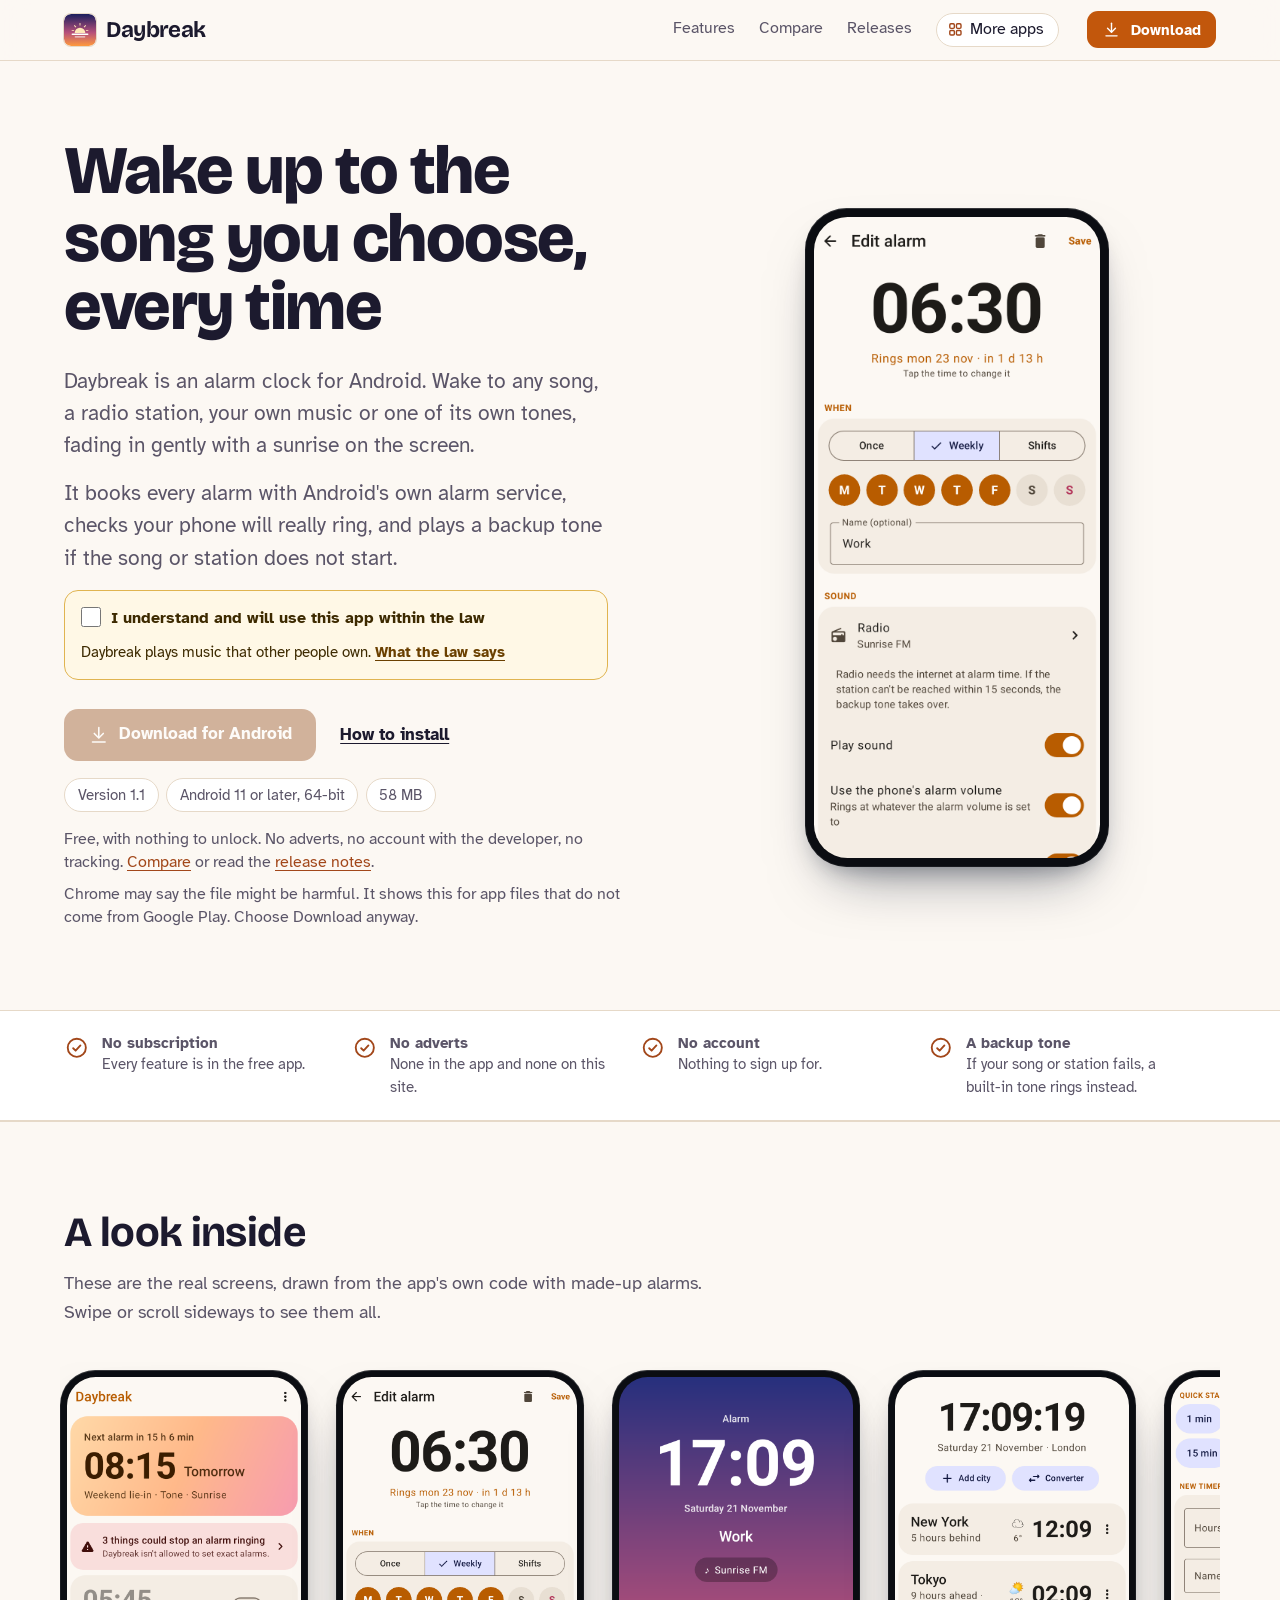
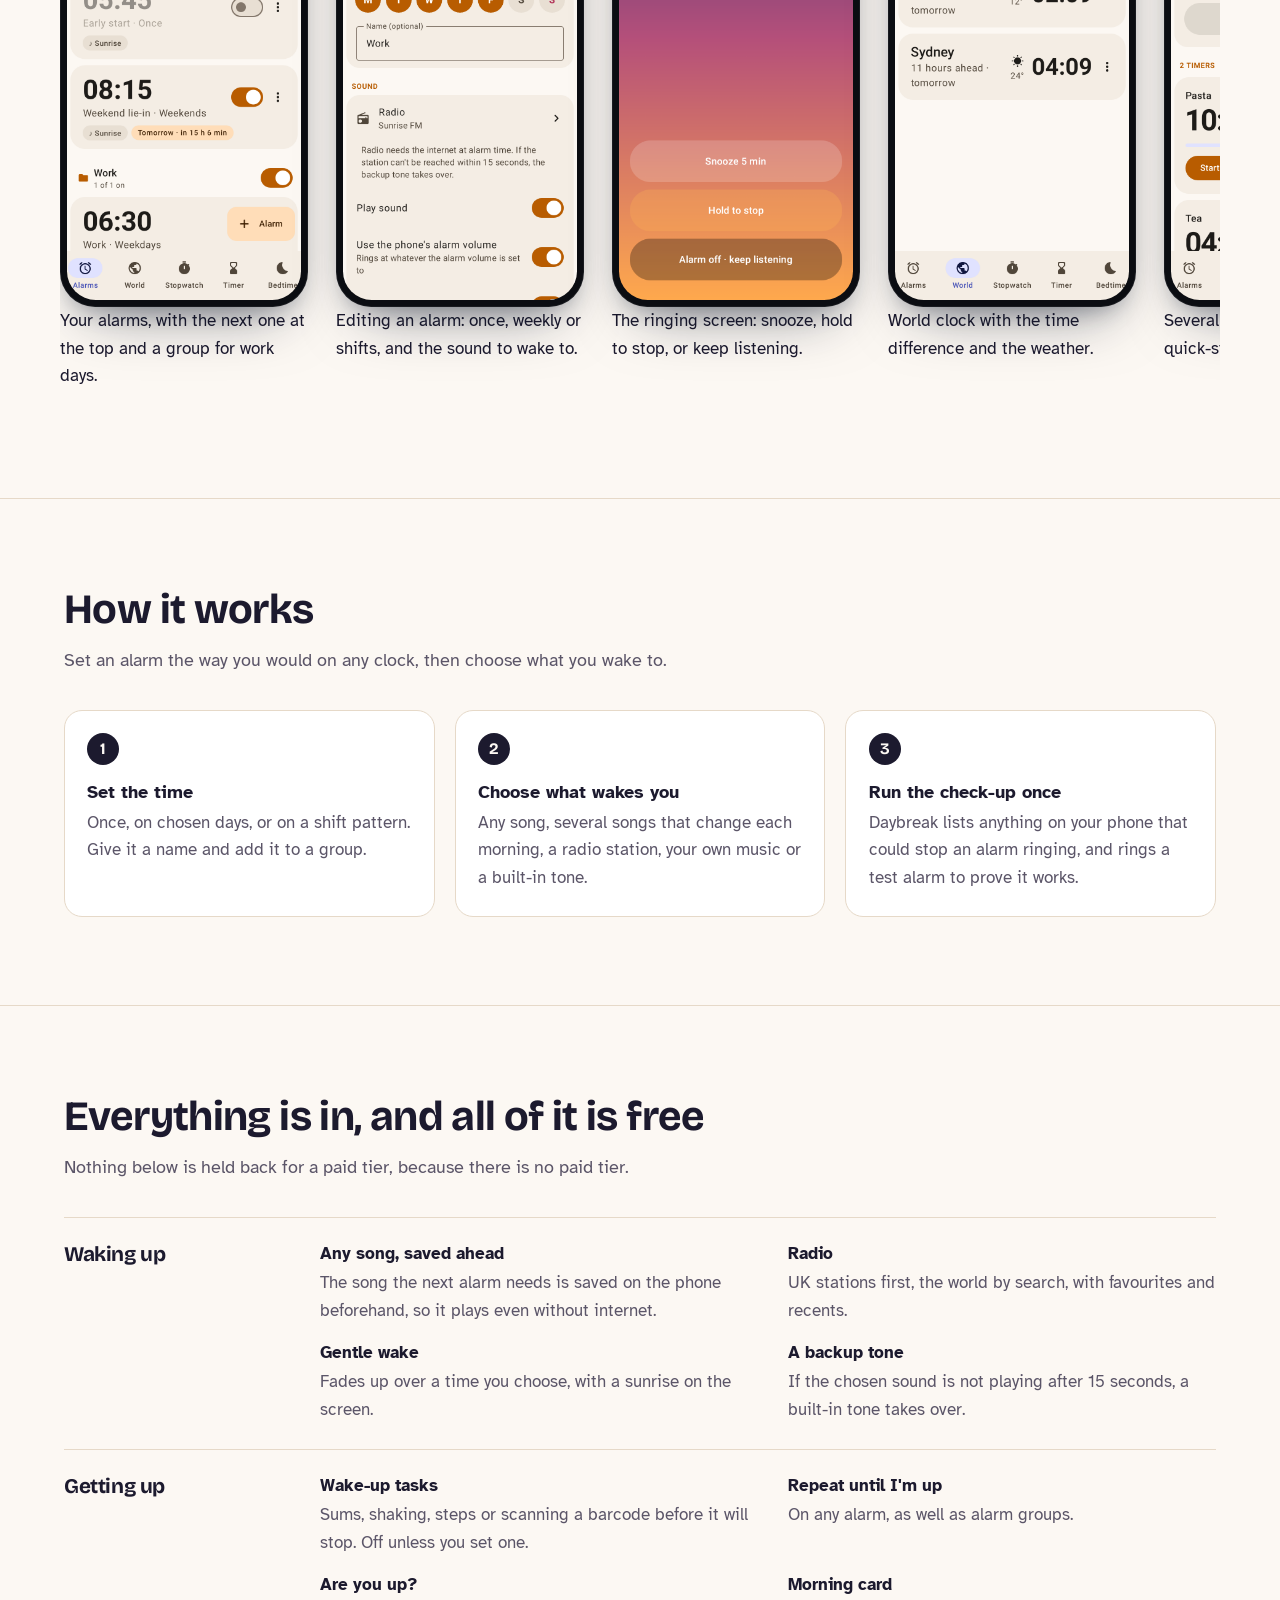
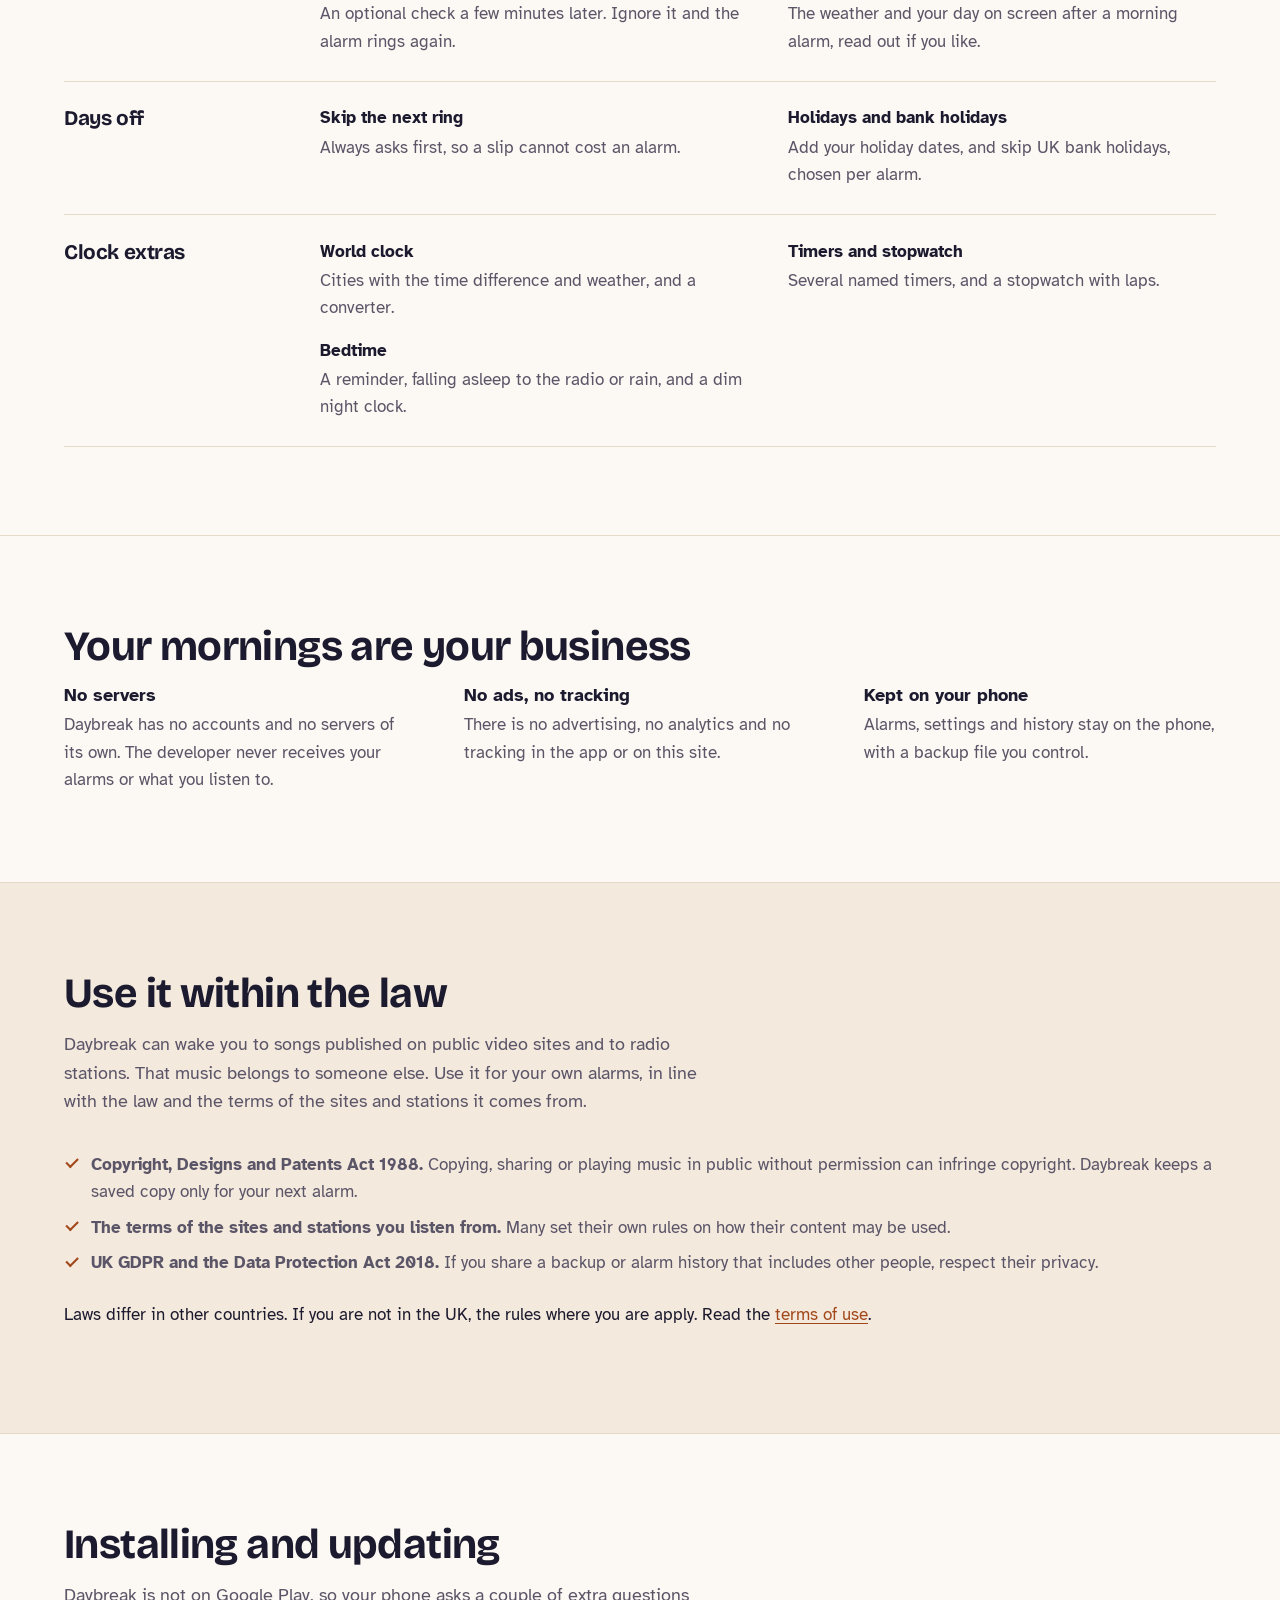
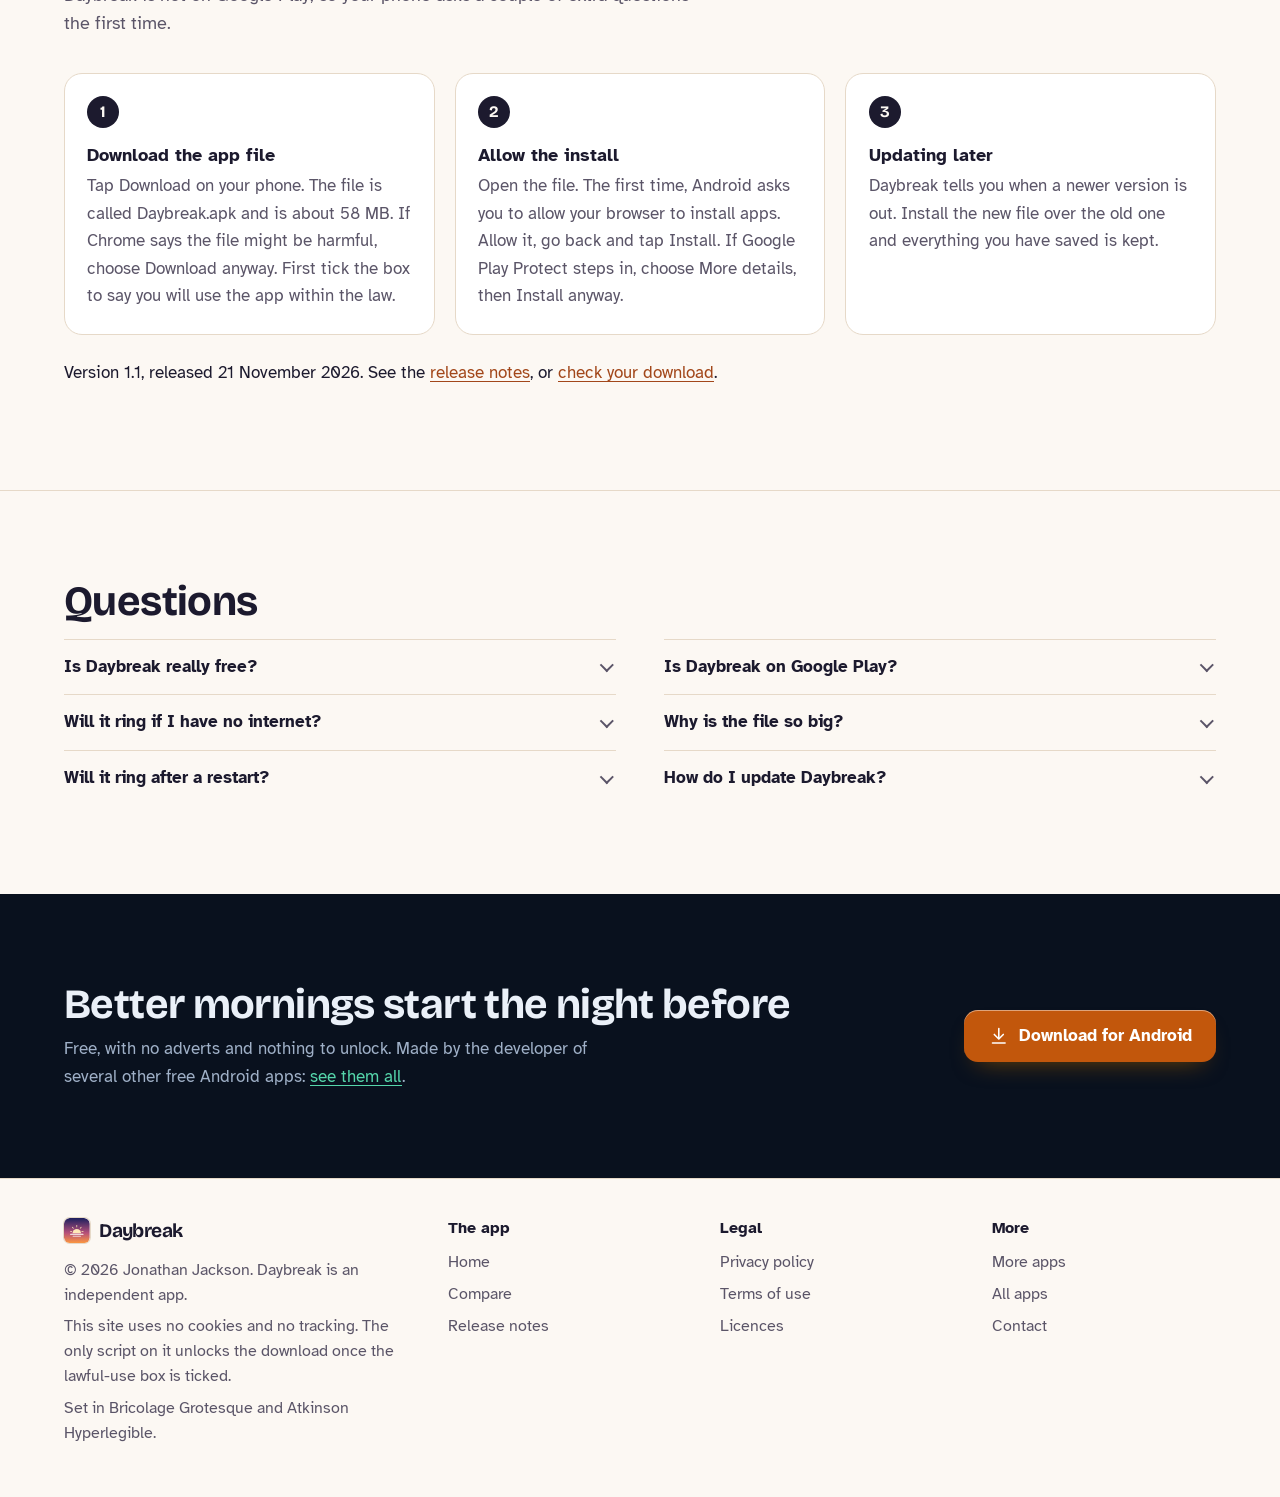
<file: index.html>
<!DOCTYPE html>
<html lang="en-GB">
<head>
<meta charset="utf-8">
<meta name="viewport" content="width=device-width, initial-scale=1">
<title>Daybreak: a free alarm clock that wakes you to any song or the radio</title>
<meta name="description" content="Daybreak is a free Android alarm clock that wakes you to any song, a radio station, your own music or a built-in tone, with a backup tone if anything fails. No adverts, no account.">
<meta name="author" content="Jonathan Jackson">
<link rel="canonical" href="https://customgpter.github.io/daybreak/">
<meta name="theme-color" content="#fcf8f3" media="(prefers-color-scheme: light)">
<meta name="theme-color" content="#0e1020" media="(prefers-color-scheme: dark)">
<meta property="og:type" content="website">
<meta property="og:site_name" content="Daybreak">
<meta property="og:title" content="Daybreak: a free alarm clock that wakes you to any song or the radio">
<meta property="og:description" content="Daybreak is a free Android alarm clock that wakes you to any song, a radio station, your own music or a built-in tone, with a backup tone if anything fails. No adverts, no account.">
<meta property="og:url" content="https://customgpter.github.io/daybreak/">
<meta property="og:image" content="https://customgpter.github.io/daybreak/assets/og.png">
<meta property="og:image:width" content="1200">
<meta property="og:image:height" content="630">
<meta property="og:image:alt" content="Daybreak&#x27;s edit alarm screen with a 06:30 weekday alarm set to a radio station">
<meta property="og:locale" content="en_GB">
<meta name="twitter:card" content="summary_large_image">
<link rel="icon" href="./assets/favicon.svg" type="image/svg+xml">
<link rel="apple-touch-icon" href="./assets/apple-touch-icon.png">
<link rel="preload" href="./assets/fonts/bricolage-grotesque-latin.woff2" as="font" type="font/woff2" crossorigin>
<link rel="preload" href="./assets/fonts/atkinson-hyperlegible-latin-400-normal.woff2" as="font" type="font/woff2" crossorigin>
<link rel="stylesheet" href="./assets/site.css?v=1">
<link rel="stylesheet" href="./assets/house.css?v=1">
<link rel="stylesheet" href="./assets/apps-list.css?v=1">
<script src="./assets/apps-list.js?v=1" defer></script>
<script type="application/ld+json">{"@context":"https://schema.org","@type":"SoftwareApplication","name":"Daybreak","url":"https://customgpter.github.io/daybreak/","description":"Daybreak is a free Android alarm clock that wakes you to any song, a radio station, your own music or a built-in tone, with a backup tone if anything fails. No adverts, no account.","applicationCategory":"UtilitiesApplication","operatingSystem":"Android 11 or later, 64-bit","softwareVersion":"1.1","downloadUrl":"https://github.com/CustomGPTer/daybreak/releases/latest/download/Daybreak.apk","releaseNotes":"https://customgpter.github.io/daybreak/releases.html","offers":{"@type":"Offer","price":"0","priceCurrency":"GBP"},"inLanguage":"en-GB","image":"https://customgpter.github.io/daybreak/assets/og.png","featureList":["Any song, saved ahead","Radio","Gentle wake","A backup tone","Wake-up tasks","Repeat until I'm up","Are you up?","Morning card","Skip the next ring","Holidays and bank holidays","World clock","Timers and stopwatch"],"author":{"@type":"Person","name":"Jonathan Jackson"}}</script>
<script type="application/ld+json">{"@context":"https://schema.org","@type":"FAQPage","mainEntity":[{"@type":"Question","name":"Is Daybreak really free?","acceptedAnswer":{"@type":"Answer","text":"Yes. There is no paid version, no subscription and no adverts, and nothing in the app is locked."}},{"@type":"Question","name":"Is Daybreak on Google Play?","acceptedAnswer":{"@type":"Answer","text":"No. It is a personal project, downloaded from this site as an Android app file. It needs Android 11 or later on a 64-bit phone."}},{"@type":"Question","name":"Will it ring if I have no internet?","acceptedAnswer":{"@type":"Answer","text":"Yes. The song for the next alarm is saved on the phone ahead of time, and the built-in tones need no internet. Radio does need the internet; if the station does not answer, the backup tone plays."}},{"@type":"Question","name":"Why is the file so big?","acceptedAnswer":{"@type":"Answer","text":"It carries a backup engine for finding songs, so alarms keep working if the main engine stops."}},{"@type":"Question","name":"Will it ring after a restart?","acceptedAnswer":{"@type":"Answer","text":"Yes. Every alarm is booked again after a restart, an update or a clock change, and can ring even before you unlock the phone, with a tone or a saved song."}},{"@type":"Question","name":"How do I update Daybreak?","acceptedAnswer":{"@type":"Answer","text":"Daybreak tells you when a newer version is out. Download it from this site and install it over the one you have. Your alarms and settings are kept."}}]}</script>
</head>
<body>
<a class="skip" href="#main">Skip to content</a>
<header class="masthead">
<div class="wrap">
<a class="brand" href="./" aria-label="Daybreak home"><svg viewBox="0 0 108 108" aria-hidden="true"><defs><linearGradient id="G" x1="0" y1="1" x2="0" y2="0"><stop offset="0" stop-color="#FF9A3D"/><stop offset=".42" stop-color="#B5507A"/><stop offset="1" stop-color="#1B1F5E"/></linearGradient></defs><rect width="108" height="108" rx="24" fill="url(#G)"/><path fill="#FFE9B8" d="M36 64a18 18 0 0 1 36 0z"/><path fill="#FFF" d="M28 66h52a2.5 2.5 0 0 1 0 5H28a2.5 2.5 0 0 1 0-5z"/><path fill="#FFF" fill-opacity=".7" d="M38 75h32a2 2 0 0 1 0 4H38a2 2 0 0 1 0-4z"/><path fill="#FFE9B8" d="M52.5 30h3v9h-3zM33.4 39.5l2.1-2.1 6 6-2.1 2.1zM72.5 37.4l2.1 2.1-6 6-2.1-2.1zM26 54.5h8v3h-8zM74 54.5h8v3h-8z"/></svg><span>Daybreak</span></a>
<nav aria-label="Main"><ul><li><a href="./#features">Features</a></li><li><a href="./compare.html">Compare</a></li><li><a href="./releases.html">Releases</a></li><li><a class="more-apps" href="./more-apps.html"><svg class="ico" viewBox="0 0 24 24" aria-hidden="true"><rect x="4" y="4" width="6.5" height="6.5" rx="1.6"/><rect x="13.5" y="4" width="6.5" height="6.5" rx="1.6"/><rect x="4" y="13.5" width="6.5" height="6.5" rx="1.6"/><rect x="13.5" y="13.5" width="6.5" height="6.5" rx="1.6"/></svg>More apps</a></li></ul></nav>
<a class="button small" href="./#download"><svg class="ico" viewBox="0 0 24 24" aria-hidden="true"><path d="M12 4v11"/><path d="M7 10.5l5 5 5-5"/><path d="M5 20h14"/></svg>Download</a>
</div>
</header>
<main id="main">
<div class="hero">
<div class="wrap hero-grid">
<div class="hero-copy">
<h1>Wake up to the song you choose, every time</h1>
<p class="lede">Daybreak is an alarm clock for Android. Wake to any song, a radio station, your own music or one of its own tones, fading in gently with a sunrise on the screen.</p><p class="lede">It books every alarm with Android's own alarm service, checks your phone will really ring, and plays a backup tone if the song or station does not start.</p>

<div class="gate-scope"><div class="law-box" data-gate><label><input type="checkbox"> I understand and will use this app within the law</label><p>Daybreak plays music that other people own. <a href="terms.html#law">What the law says</a></p><noscript><p>Turn on JavaScript to tick the box and download.</p></noscript></div><p class="get" id="download"><a class="button" data-href="https://github.com/CustomGPTer/daybreak/releases/latest/download/Daybreak.apk" aria-disabled="true" role="link" tabindex="-1"><svg class="ico" viewBox="0 0 24 24" aria-hidden="true"><path d="M12 4v11"/><path d="M7 10.5l5 5 5-5"/><path d="M5 20h14"/></svg>Download for Android</a><a class="aside" href="#install">How to install</a></p></div>
<ul class="pills"><li>Version 1.1</li><li>Android 11 or later, 64-bit</li><li>58 MB</li></ul>
<p class="facts">Free, with nothing to unlock. No adverts, no account with the developer, no tracking. <a href="compare.html">Compare</a> or read the <a href="releases.html">release notes</a>.</p>
<p class="facts">Chrome may say the file might be harmful. It shows this for app files that do not come from Google Play. Choose Download anyway.</p>
</div>
<div class="hero-phone"><div class="phone"><img src="./assets/screens/edit.png" alt="Editing an alarm: once, weekly or shifts, and the sound to wake to." width="393" height="852" fetchpriority="high"></div></div>
</div>
</div>

<section class="promises" aria-label="In short">
<div class="wrap"><ul><li><svg class="ico" viewBox="0 0 24 24" aria-hidden="true"><circle cx="12" cy="12" r="8.5"/><path d="M8.6 12.4l2.3 2.3 4.5-4.9"/></svg><span><b>No subscription</b><span>Every feature is in the free app.</span></span></li><li><svg class="ico" viewBox="0 0 24 24" aria-hidden="true"><circle cx="12" cy="12" r="8.5"/><path d="M8.6 12.4l2.3 2.3 4.5-4.9"/></svg><span><b>No adverts</b><span>None in the app and none on this site.</span></span></li><li><svg class="ico" viewBox="0 0 24 24" aria-hidden="true"><circle cx="12" cy="12" r="8.5"/><path d="M8.6 12.4l2.3 2.3 4.5-4.9"/></svg><span><b>No account</b><span>Nothing to sign up for.</span></span></li><li><svg class="ico" viewBox="0 0 24 24" aria-hidden="true"><circle cx="12" cy="12" r="8.5"/><path d="M8.6 12.4l2.3 2.3 4.5-4.9"/></svg><span><b>A backup tone</b><span>If your song or station fails, a built-in tone rings instead.</span></span></li></ul></div>
</section>

<section id="screens" aria-labelledby="screens-h">
<div class="wrap">
<h2 id="screens-h">A look inside</h2>
<p class="intro">These are the real screens, drawn from the app&#x27;s own code with made-up alarms. Swipe or scroll sideways to see them all.</p>
<div class="gallery" tabindex="0" role="region" aria-label="Screens from Daybreak"><figure class="shot"><div class="phone"><img src="./assets/screens/alarms.png" alt="Your alarms, with the next one at the top and a group for work days." width="393" height="852" loading="eager" decoding="async"></div><figcaption>Your alarms, with the next one at the top and a group for work days.</figcaption></figure><figure class="shot"><div class="phone"><img src="./assets/screens/edit.png" alt="Editing an alarm: once, weekly or shifts, and the sound to wake to." width="393" height="852" loading="eager" decoding="async"></div><figcaption>Editing an alarm: once, weekly or shifts, and the sound to wake to.</figcaption></figure><figure class="shot"><div class="phone"><img src="./assets/screens/ringing.png" alt="The ringing screen: snooze, hold to stop, or keep listening." width="393" height="852" loading="eager" decoding="async"></div><figcaption>The ringing screen: snooze, hold to stop, or keep listening.</figcaption></figure><figure class="shot"><div class="phone"><img src="./assets/screens/world.png" alt="World clock with the time difference and the weather." width="393" height="852" loading="eager" decoding="async"></div><figcaption>World clock with the time difference and the weather.</figcaption></figure><figure class="shot"><div class="phone"><img src="./assets/screens/timer.png" alt="Several named timers, with quick-start buttons." width="393" height="852" loading="eager" decoding="async"></div><figcaption>Several named timers, with quick-start buttons.</figcaption></figure><figure class="shot"><div class="phone"><img src="./assets/screens/bedtime.png" alt="Bedtime: a reminder, a sleep sound and a night clock." width="393" height="852" loading="eager" decoding="async"></div><figcaption>Bedtime: a reminder, a sleep sound and a night clock.</figcaption></figure></div>
</div>
</section>

<section id="how" aria-labelledby="how-h">
<div class="wrap">
<h2 id="how-h">How it works</h2>
<p class="intro">Set an alarm the way you would on any clock, then choose what you wake to.</p>
<ol class="steps"><li><h3>Set the time</h3><p>Once, on chosen days, or on a shift pattern. Give it a name and add it to a group.</p></li><li><h3>Choose what wakes you</h3><p>Any song, several songs that change each morning, a radio station, your own music or a built-in tone.</p></li><li><h3>Run the check-up once</h3><p>Daybreak lists anything on your phone that could stop an alarm ringing, and rings a test alarm to prove it works.</p></li></ol>
</div>
</section>

<section id="features" aria-labelledby="features-h">
<div class="wrap">
<h2 id="features-h">Everything is in, and all of it is free</h2>
<p class="intro">Nothing below is held back for a paid tier, because there is no paid tier.</p>
<div class="groups"><div class="group"><h3>Waking up</h3><dl><div><dt>Any song, saved ahead</dt><dd>The song the next alarm needs is saved on the phone beforehand, so it plays even without internet.</dd></div><div><dt>Radio</dt><dd>UK stations first, the world by search, with favourites and recents.</dd></div><div><dt>Gentle wake</dt><dd>Fades up over a time you choose, with a sunrise on the screen.</dd></div><div><dt>A backup tone</dt><dd>If the chosen sound is not playing after 15 seconds, a built-in tone takes over.</dd></div></dl></div><div class="group"><h3>Getting up</h3><dl><div><dt>Wake-up tasks</dt><dd>Sums, shaking, steps or scanning a barcode before it will stop. Off unless you set one.</dd></div><div><dt>Repeat until I&#x27;m up</dt><dd>On any alarm, as well as alarm groups.</dd></div><div><dt>Are you up?</dt><dd>An optional check a few minutes later. Ignore it and the alarm rings again.</dd></div><div><dt>Morning card</dt><dd>The weather and your day on screen after a morning alarm, read out if you like.</dd></div></dl></div><div class="group"><h3>Days off</h3><dl><div><dt>Skip the next ring</dt><dd>Always asks first, so a slip cannot cost an alarm.</dd></div><div><dt>Holidays and bank holidays</dt><dd>Add your holiday dates, and skip UK bank holidays, chosen per alarm.</dd></div></dl></div><div class="group"><h3>Clock extras</h3><dl><div><dt>World clock</dt><dd>Cities with the time difference and weather, and a converter.</dd></div><div><dt>Timers and stopwatch</dt><dd>Several named timers, and a stopwatch with laps.</dd></div><div><dt>Bedtime</dt><dd>A reminder, falling asleep to the radio or rain, and a dim night clock.</dd></div></dl></div></div>
</div>
</section>

<section id="privacy" aria-labelledby="privacy-h">
<div class="wrap">
<h2 id="privacy-h">Your mornings are your business</h2>
<ul class="plain"><li><h3>No servers</h3><p>Daybreak has no accounts and no servers of its own. The developer never receives your alarms or what you listen to.</p></li><li><h3>No ads, no tracking</h3><p>There is no advertising, no analytics and no tracking in the app or on this site.</p></li><li><h3>Kept on your phone</h3><p>Alarms, settings and history stay on the phone, with a backup file you control.</p></li></ul>
</div>
</section>

<section id="law" aria-labelledby="law-h" class="law-band">
<div class="wrap">
<h2 id="law-h">Use it within the law</h2>
<p class="intro">Daybreak can wake you to songs published on public video sites and to radio stations. That music belongs to someone else. Use it for your own alarms, in line with the law and the terms of the sites and stations it comes from.</p>
<ul class="ticks"><li><b>Copyright, Designs and Patents Act 1988.</b> Copying, sharing or playing music in public without permission can infringe copyright. Daybreak keeps a saved copy only for your next alarm.</li><li><b>The terms of the sites and stations you listen from.</b> Many set their own rules on how their content may be used.</li><li><b>UK GDPR and the Data Protection Act 2018.</b> If you share a backup or alarm history that includes other people, respect their privacy.</li></ul>
<p class="after-table">Laws differ in other countries. If you are not in the UK, the rules where you are apply. Read the <a href="terms.html#law">terms of use</a>.</p>
</div>
</section>
<section id="install" aria-labelledby="install-h">
<div class="wrap">
<h2 id="install-h">Installing and updating</h2>
<p class="intro">Daybreak is not on Google Play, so your phone asks a couple of extra questions the first time.</p>
<ol class="steps"><li><h3>Download the app file</h3><p>Tap Download on your phone. The file is called Daybreak.apk and is about 58 MB. If Chrome says the file might be harmful, choose Download anyway. First tick the box to say you will use the app within the law.</p></li><li><h3>Allow the install</h3><p>Open the file. The first time, Android asks you to allow your browser to install apps. Allow it, go back and tap Install. If Google Play Protect steps in, choose More details, then Install anyway.</p></li><li><h3>Updating later</h3><p>Daybreak tells you when a newer version is out. Install the new file over the old one and everything you have saved is kept.</p></li></ol>
<p class="after-table">Version 1.1, released 21 November 2026. See the <a href="releases.html">release notes</a>, or <a href="releases.html#checking">check your download</a>.</p>
</div>
</section>

<section id="questions" aria-labelledby="questions-h">
<div class="wrap">
<h2 id="questions-h">Questions</h2>
<div class="faq"><details><summary>Is Daybreak really free?</summary><p>Yes. There is no paid version, no subscription and no adverts, and nothing in the app is locked.</p></details><details><summary>Is Daybreak on Google Play?</summary><p>No. It is a personal project, downloaded from this site as an Android app file. It needs Android 11 or later on a 64-bit phone.</p></details><details><summary>Will it ring if I have no internet?</summary><p>Yes. The song for the next alarm is saved on the phone ahead of time, and the built-in tones need no internet. Radio does need the internet; if the station does not answer, the backup tone plays.</p></details><details><summary>Why is the file so big?</summary><p>It carries a backup engine for finding songs, so alarms keep working if the main engine stops.</p></details><details><summary>Will it ring after a restart?</summary><p>Yes. Every alarm is booked again after a restart, an update or a clock change, and can ring even before you unlock the phone, with a tone or a saved song.</p></details><details><summary>How do I update Daybreak?</summary><p>Daybreak tells you when a newer version is out. Download it from this site and install it over the one you have. Your alarms and settings are kept.</p></details></div>
</div>
</section>

<section class="closing" aria-labelledby="closing-h">
<div class="wrap">
<div><h2 id="closing-h">Better mornings start the night before</h2><p>Free, with no adverts and nothing to unlock. Made by the developer of several other free Android apps: <a href="more-apps.html">see them all</a>.</p></div>
<a class="button" href="./#download"><svg class="ico" viewBox="0 0 24 24" aria-hidden="true"><path d="M12 4v11"/><path d="M7 10.5l5 5 5-5"/><path d="M5 20h14"/></svg>Download for Android</a>
</div>
</section>
</main>
<footer class="colophon">
<div class="wrap">
<div>
<a class="brand" href="./" aria-label="Daybreak home"><svg viewBox="0 0 108 108" aria-hidden="true"><defs><linearGradient id="G" x1="0" y1="1" x2="0" y2="0"><stop offset="0" stop-color="#FF9A3D"/><stop offset=".42" stop-color="#B5507A"/><stop offset="1" stop-color="#1B1F5E"/></linearGradient></defs><rect width="108" height="108" rx="24" fill="url(#G)"/><path fill="#FFE9B8" d="M36 64a18 18 0 0 1 36 0z"/><path fill="#FFF" d="M28 66h52a2.5 2.5 0 0 1 0 5H28a2.5 2.5 0 0 1 0-5z"/><path fill="#FFF" fill-opacity=".7" d="M38 75h32a2 2 0 0 1 0 4H38a2 2 0 0 1 0-4z"/><path fill="#FFE9B8" d="M52.5 30h3v9h-3zM33.4 39.5l2.1-2.1 6 6-2.1 2.1zM72.5 37.4l2.1 2.1-6 6-2.1-2.1zM26 54.5h8v3h-8zM74 54.5h8v3h-8z"/></svg><span>Daybreak</span></a>
<p>&copy; 2026 Jonathan Jackson. Daybreak is an independent app.</p>
<p>This site uses no cookies and no tracking. The only script on it unlocks the download once the lawful-use box is ticked.</p>
<p>Set in Bricolage Grotesque and Atkinson Hyperlegible.</p>
</div>
<nav aria-label="The app"><h2>The app</h2><ul>
<li><a href="./">Home</a></li>
<li><a href="./compare.html">Compare</a></li>
<li><a href="./releases.html">Release notes</a></li>
</ul></nav>
<nav aria-label="Legal"><h2>Legal</h2><ul>
<li><a href="./privacy.html">Privacy policy</a></li>
<li><a href="./terms.html">Terms of use</a></li>
<li><a href="./licences.html">Licences</a></li>
</ul></nav>
<nav aria-label="More"><h2>More</h2><ul>
<li><a href="./more-apps.html">More apps</a></li>
<li><a href="https://customgpter.github.io/">All apps</a></li>
<li><a href="https://github.com/CustomGPTer/daybreak/issues">Contact</a></li>
</ul></nav>
</div>
</footer>
</body>
</html>
</file>
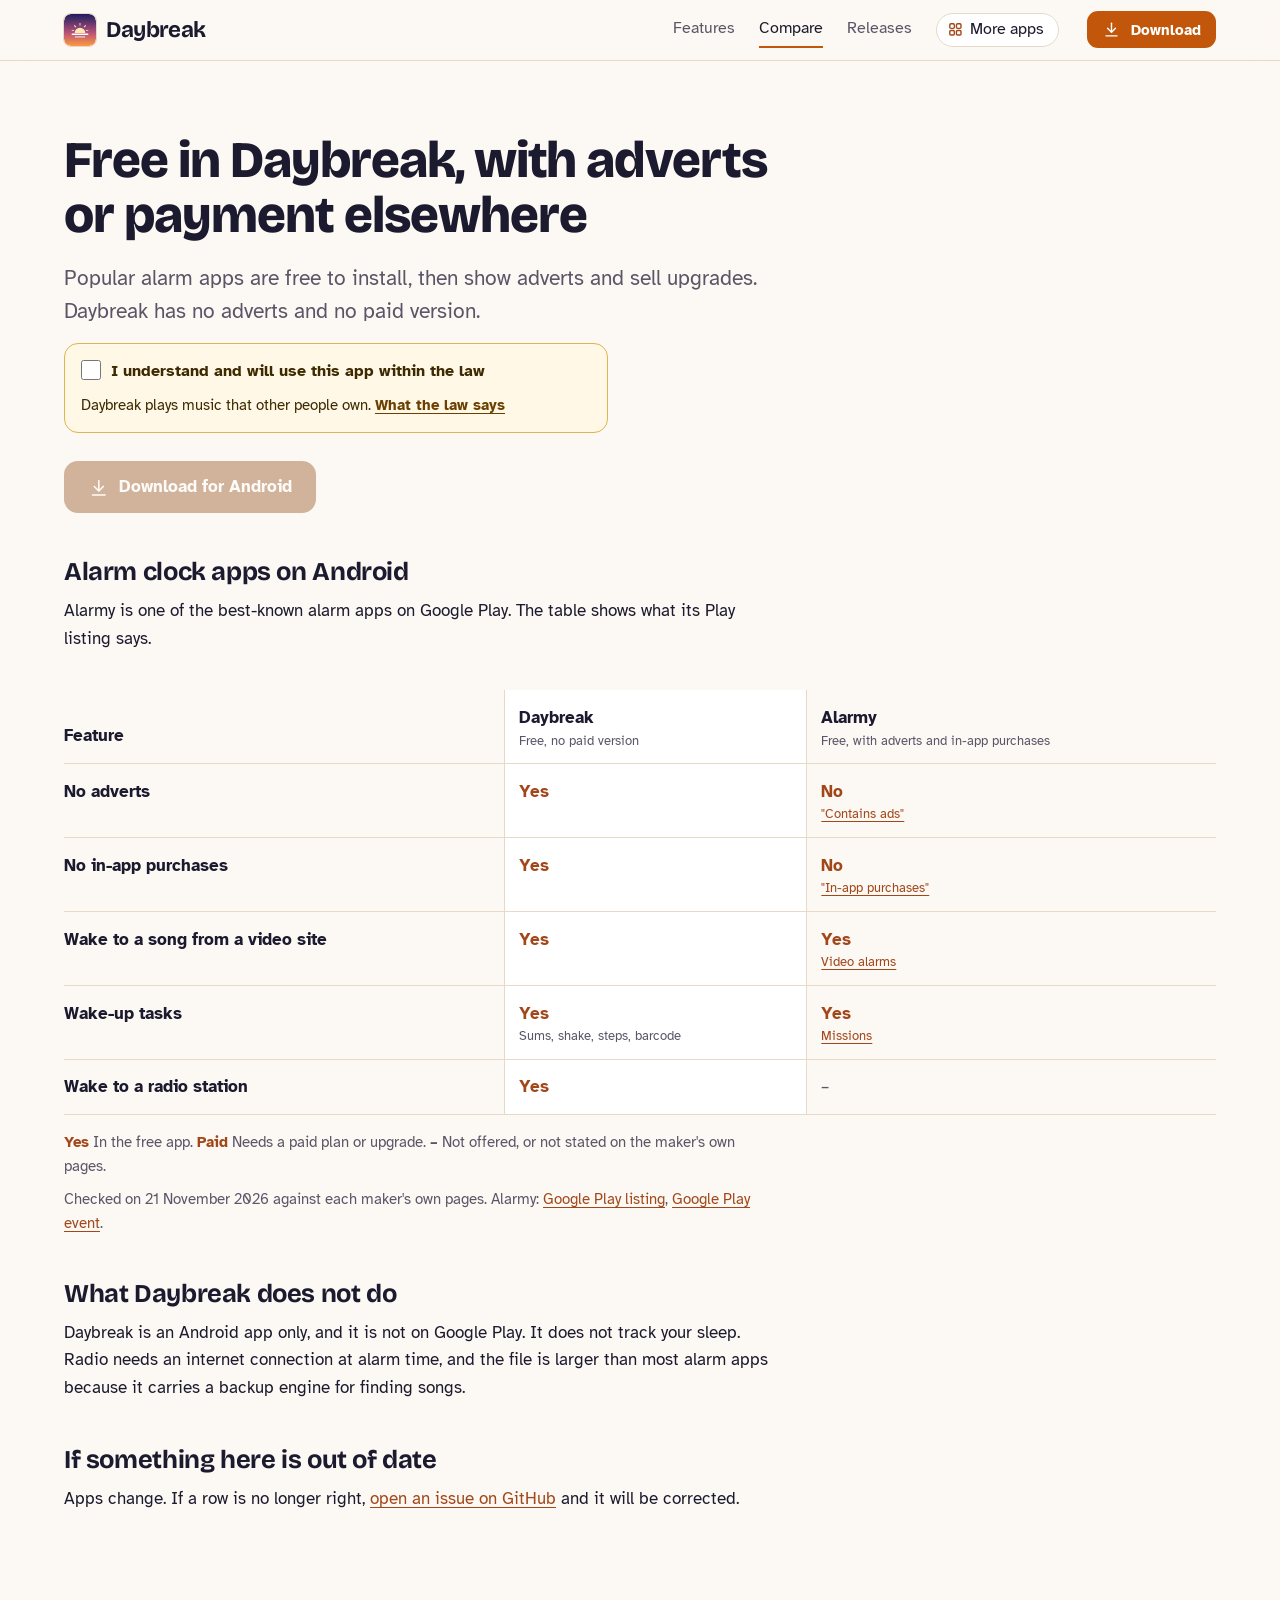
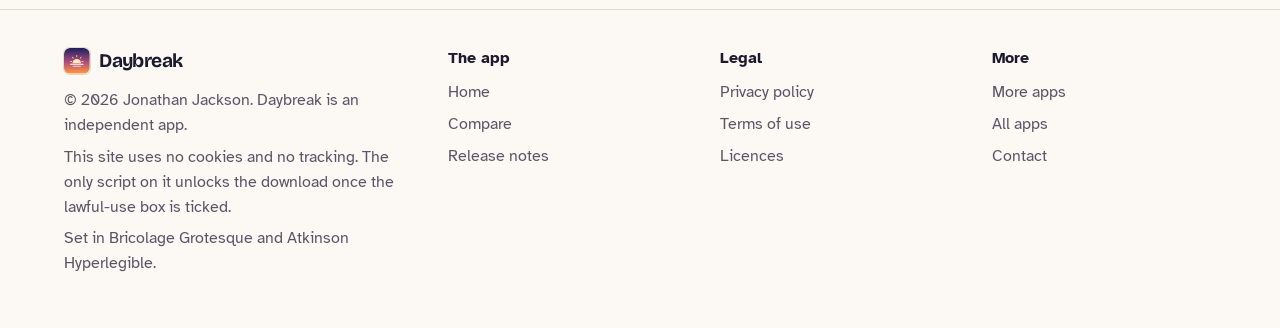
<file: compare.html>
<!DOCTYPE html>
<html lang="en-GB">
<head>
<meta charset="utf-8">
<meta name="viewport" content="width=device-width, initial-scale=1">
<title>Daybreak compared with Alarmy</title>
<meta name="description" content="How Daybreak compares with Alarmy, row by row, with each claim linked to Alarmy&#x27;s own Google Play listing.">
<meta name="author" content="Jonathan Jackson">
<link rel="canonical" href="https://customgpter.github.io/daybreak/compare.html">
<meta name="theme-color" content="#fcf8f3" media="(prefers-color-scheme: light)">
<meta name="theme-color" content="#0e1020" media="(prefers-color-scheme: dark)">
<meta property="og:type" content="website">
<meta property="og:site_name" content="Daybreak">
<meta property="og:title" content="Daybreak compared with Alarmy">
<meta property="og:description" content="How Daybreak compares with Alarmy, row by row, with each claim linked to Alarmy&#x27;s own Google Play listing.">
<meta property="og:url" content="https://customgpter.github.io/daybreak/compare.html">
<meta property="og:image" content="https://customgpter.github.io/daybreak/assets/og.png">
<meta property="og:image:width" content="1200">
<meta property="og:image:height" content="630">
<meta property="og:image:alt" content="Daybreak&#x27;s edit alarm screen with a 06:30 weekday alarm set to a radio station">
<meta property="og:locale" content="en_GB">
<meta name="twitter:card" content="summary_large_image">
<link rel="icon" href="./assets/favicon.svg" type="image/svg+xml">
<link rel="apple-touch-icon" href="./assets/apple-touch-icon.png">
<link rel="preload" href="./assets/fonts/bricolage-grotesque-latin.woff2" as="font" type="font/woff2" crossorigin>
<link rel="preload" href="./assets/fonts/atkinson-hyperlegible-latin-400-normal.woff2" as="font" type="font/woff2" crossorigin>
<link rel="stylesheet" href="./assets/site.css?v=1">
<link rel="stylesheet" href="./assets/house.css?v=1">
<link rel="stylesheet" href="./assets/apps-list.css?v=1">
<script src="./assets/apps-list.js?v=1" defer></script>
</head>
<body>
<a class="skip" href="#main">Skip to content</a>
<header class="masthead">
<div class="wrap">
<a class="brand" href="./" aria-label="Daybreak home"><svg viewBox="0 0 108 108" aria-hidden="true"><defs><linearGradient id="G" x1="0" y1="1" x2="0" y2="0"><stop offset="0" stop-color="#FF9A3D"/><stop offset=".42" stop-color="#B5507A"/><stop offset="1" stop-color="#1B1F5E"/></linearGradient></defs><rect width="108" height="108" rx="24" fill="url(#G)"/><path fill="#FFE9B8" d="M36 64a18 18 0 0 1 36 0z"/><path fill="#FFF" d="M28 66h52a2.5 2.5 0 0 1 0 5H28a2.5 2.5 0 0 1 0-5z"/><path fill="#FFF" fill-opacity=".7" d="M38 75h32a2 2 0 0 1 0 4H38a2 2 0 0 1 0-4z"/><path fill="#FFE9B8" d="M52.5 30h3v9h-3zM33.4 39.5l2.1-2.1 6 6-2.1 2.1zM72.5 37.4l2.1 2.1-6 6-2.1-2.1zM26 54.5h8v3h-8zM74 54.5h8v3h-8z"/></svg><span>Daybreak</span></a>
<nav aria-label="Main"><ul><li><a href="./#features">Features</a></li><li><a href="./compare.html" aria-current="page">Compare</a></li><li><a href="./releases.html">Releases</a></li><li><a class="more-apps" href="./more-apps.html"><svg class="ico" viewBox="0 0 24 24" aria-hidden="true"><rect x="4" y="4" width="6.5" height="6.5" rx="1.6"/><rect x="13.5" y="4" width="6.5" height="6.5" rx="1.6"/><rect x="4" y="13.5" width="6.5" height="6.5" rx="1.6"/><rect x="13.5" y="13.5" width="6.5" height="6.5" rx="1.6"/></svg>More apps</a></li></ul></nav>
<a class="button small" href="./#download"><svg class="ico" viewBox="0 0 24 24" aria-hidden="true"><path d="M12 4v11"/><path d="M7 10.5l5 5 5-5"/><path d="M5 20h14"/></svg>Download</a>
</div>
</header>
<main id="main" class="doc">
<div class="wrap">
<div class="measure">
<h1>Free in Daybreak, with adverts or payment elsewhere</h1>
<p class="lede">Popular alarm apps are free to install, then show adverts and sell upgrades. Daybreak has no adverts and no paid version.</p>
<div class="gate-scope"><div class="law-box" data-gate><label><input type="checkbox"> I understand and will use this app within the law</label><p>Daybreak plays music that other people own. <a href="terms.html#law">What the law says</a></p><noscript><p>Turn on JavaScript to tick the box and download.</p></noscript></div><p class="get"><a class="button" data-href="https://github.com/CustomGPTer/daybreak/releases/latest/download/Daybreak.apk" aria-disabled="true" role="link" tabindex="-1"><svg class="ico" viewBox="0 0 24 24" aria-hidden="true"><path d="M12 4v11"/><path d="M7 10.5l5 5 5-5"/><path d="M5 20h14"/></svg>Download for Android</a></p></div>
<h2 id="table">Alarm clock apps on Android</h2>
<p>Alarmy is one of the best-known alarm apps on Google Play. The table shows what its Play listing says.</p>
</div>
<div class="scroll">
<table class="cmp">
<thead><tr><th scope="col">Feature</th><th scope="col" class="ours">Daybreak<small>Free, no paid version</small></th><th scope="col">Alarmy<small>Free, with adverts and in-app purchases</small></th></tr></thead>
<tbody>
<tr><th scope="row">No adverts</th><td class="yes ours"><span class="app">Daybreak</span><span class="v">Yes</span></td><td class="pay"><span class="app">Alarmy</span><span class="v">No<small><a href="https://play.google.com/store/apps/eventdetails/4831585970619066617">"Contains ads"</a></small></span></td></tr>
<tr><th scope="row">No in-app purchases</th><td class="yes ours"><span class="app">Daybreak</span><span class="v">Yes</span></td><td class="pay"><span class="app">Alarmy</span><span class="v">No<small><a href="https://play.google.com/store/apps/eventdetails/4831585970619066617">"In-app purchases"</a></small></span></td></tr>
<tr><th scope="row">Wake to a song from a video site</th><td class="yes ours"><span class="app">Daybreak</span><span class="v">Yes</span></td><td class="yes"><span class="app">Alarmy</span><span class="v">Yes<small><a href="https://play.google.com/store/apps/eventdetails/4831585970619066617">Video alarms</a></small></span></td></tr>
<tr><th scope="row">Wake-up tasks</th><td class="yes ours"><span class="app">Daybreak</span><span class="v">Yes<small>Sums, shake, steps, barcode</small></span></td><td class="yes"><span class="app">Alarmy</span><span class="v">Yes<small><a href="https://play.google.com/store/apps/eventdetails/4830185809833830001">Missions</a></small></span></td></tr>
<tr><th scope="row">Wake to a radio station</th><td class="yes ours"><span class="app">Daybreak</span><span class="v">Yes</span></td><td class="na"><span class="app">Alarmy</span><span class="v">&ndash;</span></td></tr>
</tbody>
</table>
</div>
<div class="measure">
<p class="key"><strong class="yes">Yes</strong> In the free app. <strong class="pay">Paid</strong> Needs a paid plan or upgrade. <strong>&ndash;</strong> Not offered, or not stated on the maker's own pages.</p>
<p class="key">Checked on 21 November 2026 against each maker's own pages. Alarmy: <a href="https://play.google.com/store/apps/eventdetails/4831585970619066617">Google Play listing</a>, <a href="https://play.google.com/store/apps/eventdetails/4830185809833830001">Google Play event</a>.</p>
<h2>What Daybreak does not do</h2><p>Daybreak is an Android app only, and it is not on Google Play. It does not track your sleep. Radio needs an internet connection at alarm time, and the file is larger than most alarm apps because it carries a backup engine for finding songs.</p>
<h2 id="wrong">If something here is out of date</h2>
<p>Apps change. If a row is no longer right, <a href="https://github.com/CustomGPTer/daybreak/issues">open an issue on GitHub</a> and it will be corrected.</p>
</div>
</div>
</main>
<footer class="colophon">
<div class="wrap">
<div>
<a class="brand" href="./" aria-label="Daybreak home"><svg viewBox="0 0 108 108" aria-hidden="true"><defs><linearGradient id="G" x1="0" y1="1" x2="0" y2="0"><stop offset="0" stop-color="#FF9A3D"/><stop offset=".42" stop-color="#B5507A"/><stop offset="1" stop-color="#1B1F5E"/></linearGradient></defs><rect width="108" height="108" rx="24" fill="url(#G)"/><path fill="#FFE9B8" d="M36 64a18 18 0 0 1 36 0z"/><path fill="#FFF" d="M28 66h52a2.5 2.5 0 0 1 0 5H28a2.5 2.5 0 0 1 0-5z"/><path fill="#FFF" fill-opacity=".7" d="M38 75h32a2 2 0 0 1 0 4H38a2 2 0 0 1 0-4z"/><path fill="#FFE9B8" d="M52.5 30h3v9h-3zM33.4 39.5l2.1-2.1 6 6-2.1 2.1zM72.5 37.4l2.1 2.1-6 6-2.1-2.1zM26 54.5h8v3h-8zM74 54.5h8v3h-8z"/></svg><span>Daybreak</span></a>
<p>&copy; 2026 Jonathan Jackson. Daybreak is an independent app.</p>
<p>This site uses no cookies and no tracking. The only script on it unlocks the download once the lawful-use box is ticked.</p>
<p>Set in Bricolage Grotesque and Atkinson Hyperlegible.</p>
</div>
<nav aria-label="The app"><h2>The app</h2><ul>
<li><a href="./">Home</a></li>
<li><a href="./compare.html">Compare</a></li>
<li><a href="./releases.html">Release notes</a></li>
</ul></nav>
<nav aria-label="Legal"><h2>Legal</h2><ul>
<li><a href="./privacy.html">Privacy policy</a></li>
<li><a href="./terms.html">Terms of use</a></li>
<li><a href="./licences.html">Licences</a></li>
</ul></nav>
<nav aria-label="More"><h2>More</h2><ul>
<li><a href="./more-apps.html">More apps</a></li>
<li><a href="https://customgpter.github.io/">All apps</a></li>
<li><a href="https://github.com/CustomGPTer/daybreak/issues">Contact</a></li>
</ul></nav>
</div>
</footer>
</body>
</html>
</file>
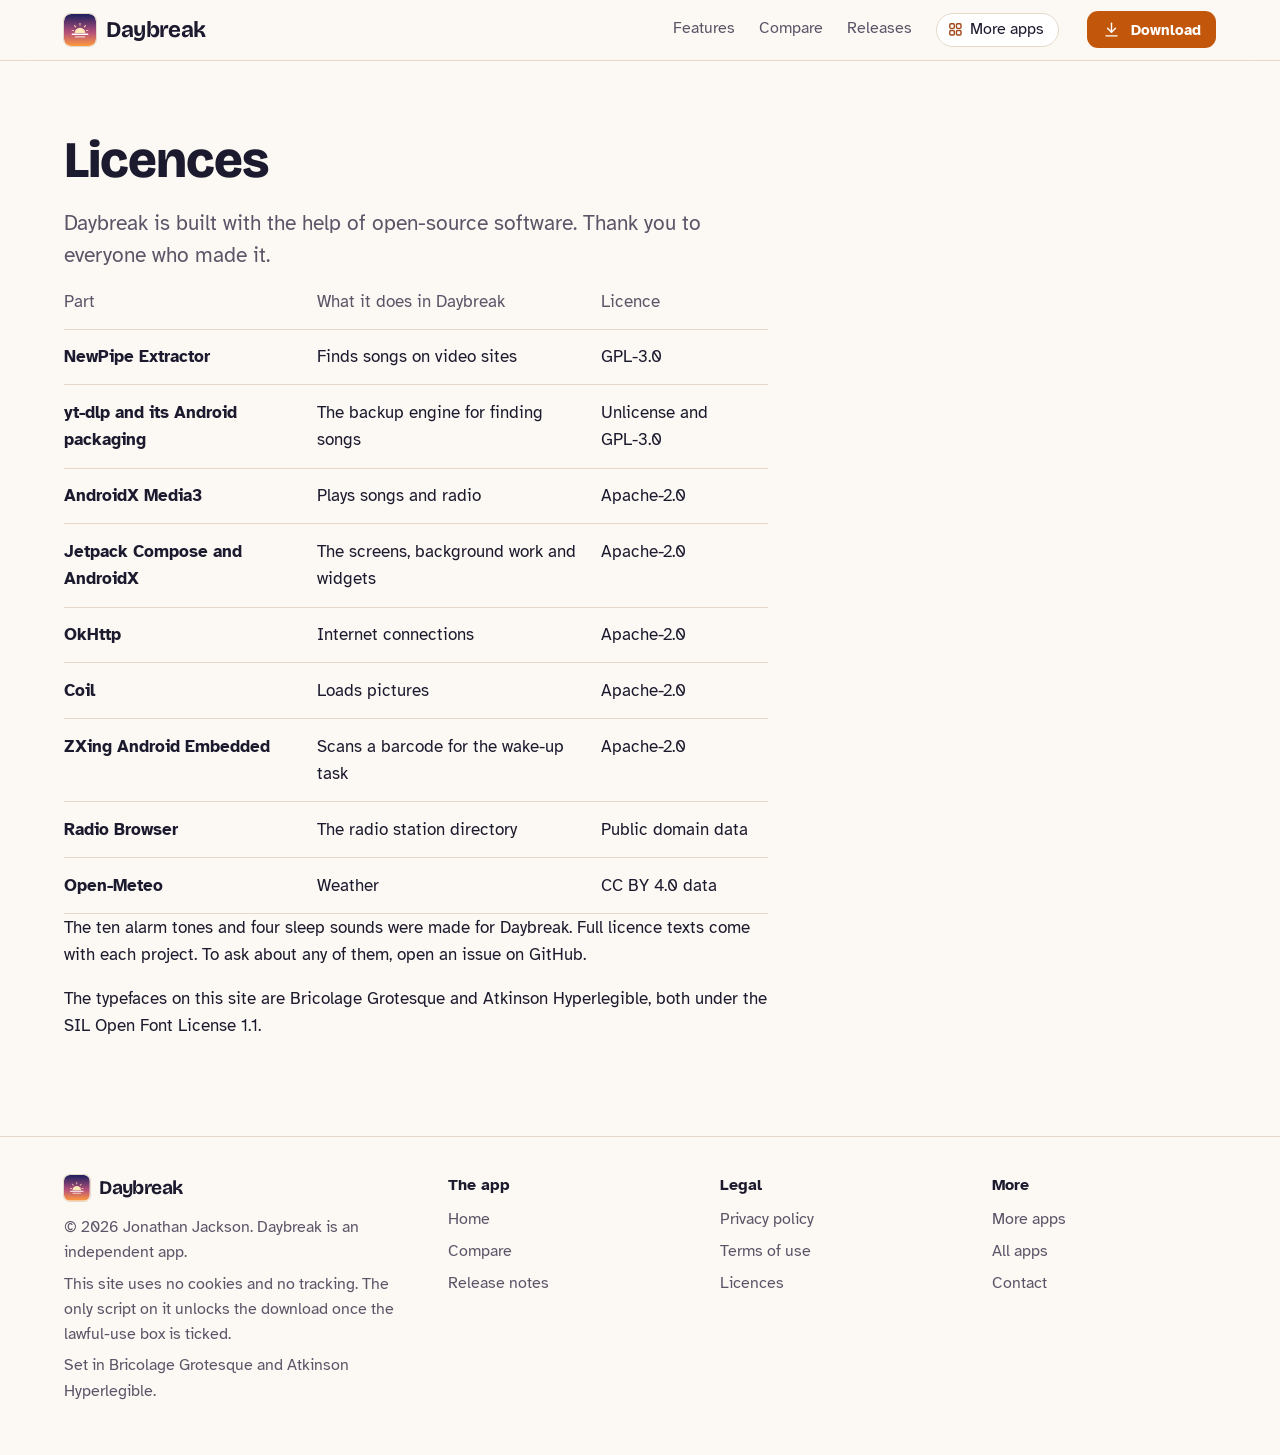
<file: licences.html>
<!DOCTYPE html>
<html lang="en-GB">
<head>
<meta charset="utf-8">
<meta name="viewport" content="width=device-width, initial-scale=1">
<title>Daybreak licences</title>
<meta name="description" content="The open-source parts inside Daybreak and their licences.">
<meta name="author" content="Jonathan Jackson">
<link rel="canonical" href="https://customgpter.github.io/daybreak/licences.html">
<meta name="theme-color" content="#fcf8f3" media="(prefers-color-scheme: light)">
<meta name="theme-color" content="#0e1020" media="(prefers-color-scheme: dark)">
<meta property="og:type" content="website">
<meta property="og:site_name" content="Daybreak">
<meta property="og:title" content="Daybreak licences">
<meta property="og:description" content="The open-source parts inside Daybreak and their licences.">
<meta property="og:url" content="https://customgpter.github.io/daybreak/licences.html">
<meta property="og:image" content="https://customgpter.github.io/daybreak/assets/og.png">
<meta property="og:image:width" content="1200">
<meta property="og:image:height" content="630">
<meta property="og:image:alt" content="Daybreak&#x27;s edit alarm screen with a 06:30 weekday alarm set to a radio station">
<meta property="og:locale" content="en_GB">
<meta name="twitter:card" content="summary_large_image">
<link rel="icon" href="./assets/favicon.svg" type="image/svg+xml">
<link rel="apple-touch-icon" href="./assets/apple-touch-icon.png">
<link rel="preload" href="./assets/fonts/bricolage-grotesque-latin.woff2" as="font" type="font/woff2" crossorigin>
<link rel="preload" href="./assets/fonts/atkinson-hyperlegible-latin-400-normal.woff2" as="font" type="font/woff2" crossorigin>
<link rel="stylesheet" href="./assets/site.css?v=1">
<link rel="stylesheet" href="./assets/house.css?v=1">
<link rel="stylesheet" href="./assets/apps-list.css?v=1">
<script src="./assets/apps-list.js?v=1" defer></script>
</head>
<body>
<a class="skip" href="#main">Skip to content</a>
<header class="masthead">
<div class="wrap">
<a class="brand" href="./" aria-label="Daybreak home"><svg viewBox="0 0 108 108" aria-hidden="true"><defs><linearGradient id="G" x1="0" y1="1" x2="0" y2="0"><stop offset="0" stop-color="#FF9A3D"/><stop offset=".42" stop-color="#B5507A"/><stop offset="1" stop-color="#1B1F5E"/></linearGradient></defs><rect width="108" height="108" rx="24" fill="url(#G)"/><path fill="#FFE9B8" d="M36 64a18 18 0 0 1 36 0z"/><path fill="#FFF" d="M28 66h52a2.5 2.5 0 0 1 0 5H28a2.5 2.5 0 0 1 0-5z"/><path fill="#FFF" fill-opacity=".7" d="M38 75h32a2 2 0 0 1 0 4H38a2 2 0 0 1 0-4z"/><path fill="#FFE9B8" d="M52.5 30h3v9h-3zM33.4 39.5l2.1-2.1 6 6-2.1 2.1zM72.5 37.4l2.1 2.1-6 6-2.1-2.1zM26 54.5h8v3h-8zM74 54.5h8v3h-8z"/></svg><span>Daybreak</span></a>
<nav aria-label="Main"><ul><li><a href="./#features">Features</a></li><li><a href="./compare.html">Compare</a></li><li><a href="./releases.html">Releases</a></li><li><a class="more-apps" href="./more-apps.html"><svg class="ico" viewBox="0 0 24 24" aria-hidden="true"><rect x="4" y="4" width="6.5" height="6.5" rx="1.6"/><rect x="13.5" y="4" width="6.5" height="6.5" rx="1.6"/><rect x="4" y="13.5" width="6.5" height="6.5" rx="1.6"/><rect x="13.5" y="13.5" width="6.5" height="6.5" rx="1.6"/></svg>More apps</a></li></ul></nav>
<a class="button small" href="./#download"><svg class="ico" viewBox="0 0 24 24" aria-hidden="true"><path d="M12 4v11"/><path d="M7 10.5l5 5 5-5"/><path d="M5 20h14"/></svg>Download</a>
</div>
</header>
<main id="main" class="doc">
<div class="wrap">
<div class="measure">
<h1>Licences</h1>
<p class="lede">Daybreak is built with the help of open-source software. Thank you to everyone who made it.</p>
<div class="scroll"><table><thead><tr><th scope="col">Part</th><th scope="col">What it does in Daybreak</th><th scope="col">Licence</th></tr></thead><tbody><tr><th scope="row">NewPipe Extractor</th><td>Finds songs on video sites</td><td>GPL-3.0</td></tr><tr><th scope="row">yt-dlp and its Android packaging</th><td>The backup engine for finding songs</td><td>Unlicense and GPL-3.0</td></tr><tr><th scope="row">AndroidX Media3</th><td>Plays songs and radio</td><td>Apache-2.0</td></tr><tr><th scope="row">Jetpack Compose and AndroidX</th><td>The screens, background work and widgets</td><td>Apache-2.0</td></tr><tr><th scope="row">OkHttp</th><td>Internet connections</td><td>Apache-2.0</td></tr><tr><th scope="row">Coil</th><td>Loads pictures</td><td>Apache-2.0</td></tr><tr><th scope="row">ZXing Android Embedded</th><td>Scans a barcode for the wake-up task</td><td>Apache-2.0</td></tr><tr><th scope="row">Radio Browser</th><td>The radio station directory</td><td>Public domain data</td></tr><tr><th scope="row">Open-Meteo</th><td>Weather</td><td>CC BY 4.0 data</td></tr></tbody></table></div>
<p>The ten alarm tones and four sleep sounds were made for Daybreak. Full licence texts come with each project. To ask about any of them, open an issue on GitHub.</p>
<p>The typefaces on this site are Bricolage Grotesque and Atkinson Hyperlegible, both under the SIL Open Font License 1.1.</p>
</div>
</div>
</main>
<footer class="colophon">
<div class="wrap">
<div>
<a class="brand" href="./" aria-label="Daybreak home"><svg viewBox="0 0 108 108" aria-hidden="true"><defs><linearGradient id="G" x1="0" y1="1" x2="0" y2="0"><stop offset="0" stop-color="#FF9A3D"/><stop offset=".42" stop-color="#B5507A"/><stop offset="1" stop-color="#1B1F5E"/></linearGradient></defs><rect width="108" height="108" rx="24" fill="url(#G)"/><path fill="#FFE9B8" d="M36 64a18 18 0 0 1 36 0z"/><path fill="#FFF" d="M28 66h52a2.5 2.5 0 0 1 0 5H28a2.5 2.5 0 0 1 0-5z"/><path fill="#FFF" fill-opacity=".7" d="M38 75h32a2 2 0 0 1 0 4H38a2 2 0 0 1 0-4z"/><path fill="#FFE9B8" d="M52.5 30h3v9h-3zM33.4 39.5l2.1-2.1 6 6-2.1 2.1zM72.5 37.4l2.1 2.1-6 6-2.1-2.1zM26 54.5h8v3h-8zM74 54.5h8v3h-8z"/></svg><span>Daybreak</span></a>
<p>&copy; 2026 Jonathan Jackson. Daybreak is an independent app.</p>
<p>This site uses no cookies and no tracking. The only script on it unlocks the download once the lawful-use box is ticked.</p>
<p>Set in Bricolage Grotesque and Atkinson Hyperlegible.</p>
</div>
<nav aria-label="The app"><h2>The app</h2><ul>
<li><a href="./">Home</a></li>
<li><a href="./compare.html">Compare</a></li>
<li><a href="./releases.html">Release notes</a></li>
</ul></nav>
<nav aria-label="Legal"><h2>Legal</h2><ul>
<li><a href="./privacy.html">Privacy policy</a></li>
<li><a href="./terms.html">Terms of use</a></li>
<li><a href="./licences.html">Licences</a></li>
</ul></nav>
<nav aria-label="More"><h2>More</h2><ul>
<li><a href="./more-apps.html">More apps</a></li>
<li><a href="https://customgpter.github.io/">All apps</a></li>
<li><a href="https://github.com/CustomGPTer/daybreak/issues">Contact</a></li>
</ul></nav>
</div>
</footer>
</body>
</html>
</file>
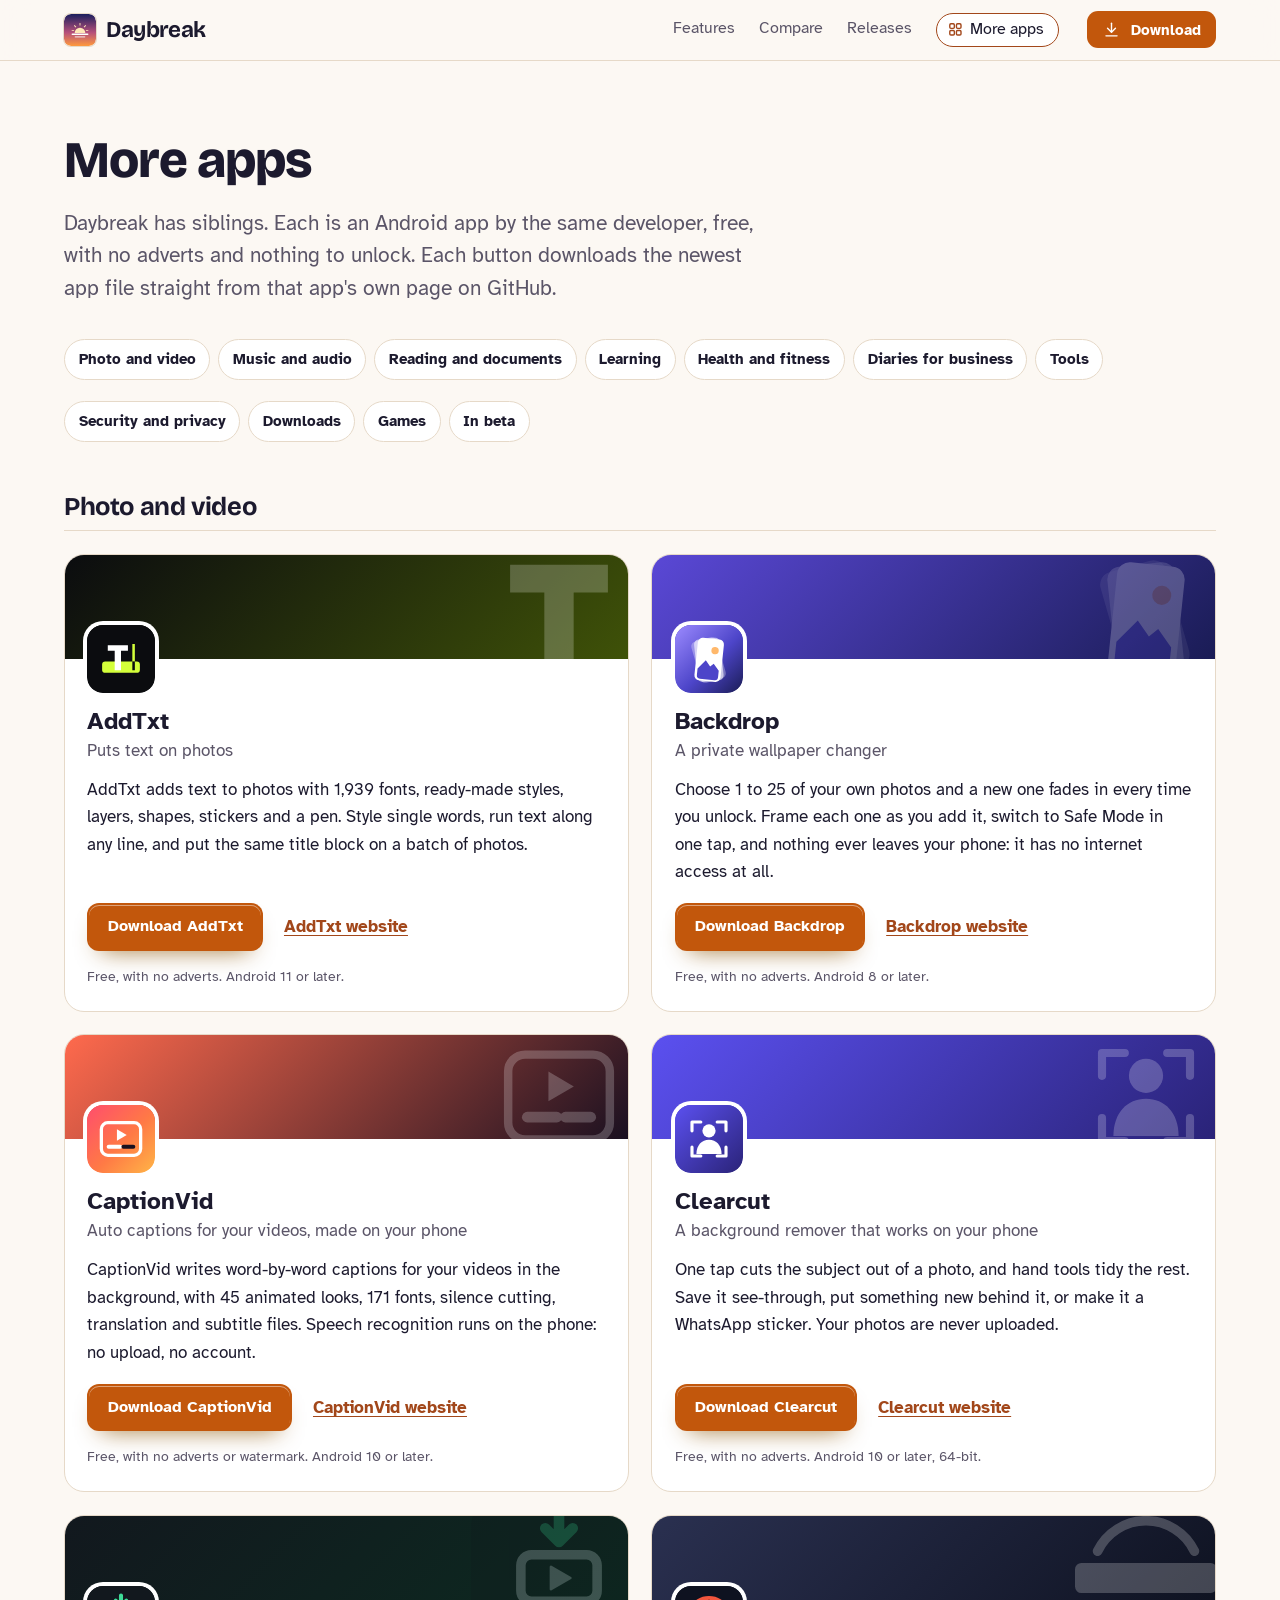
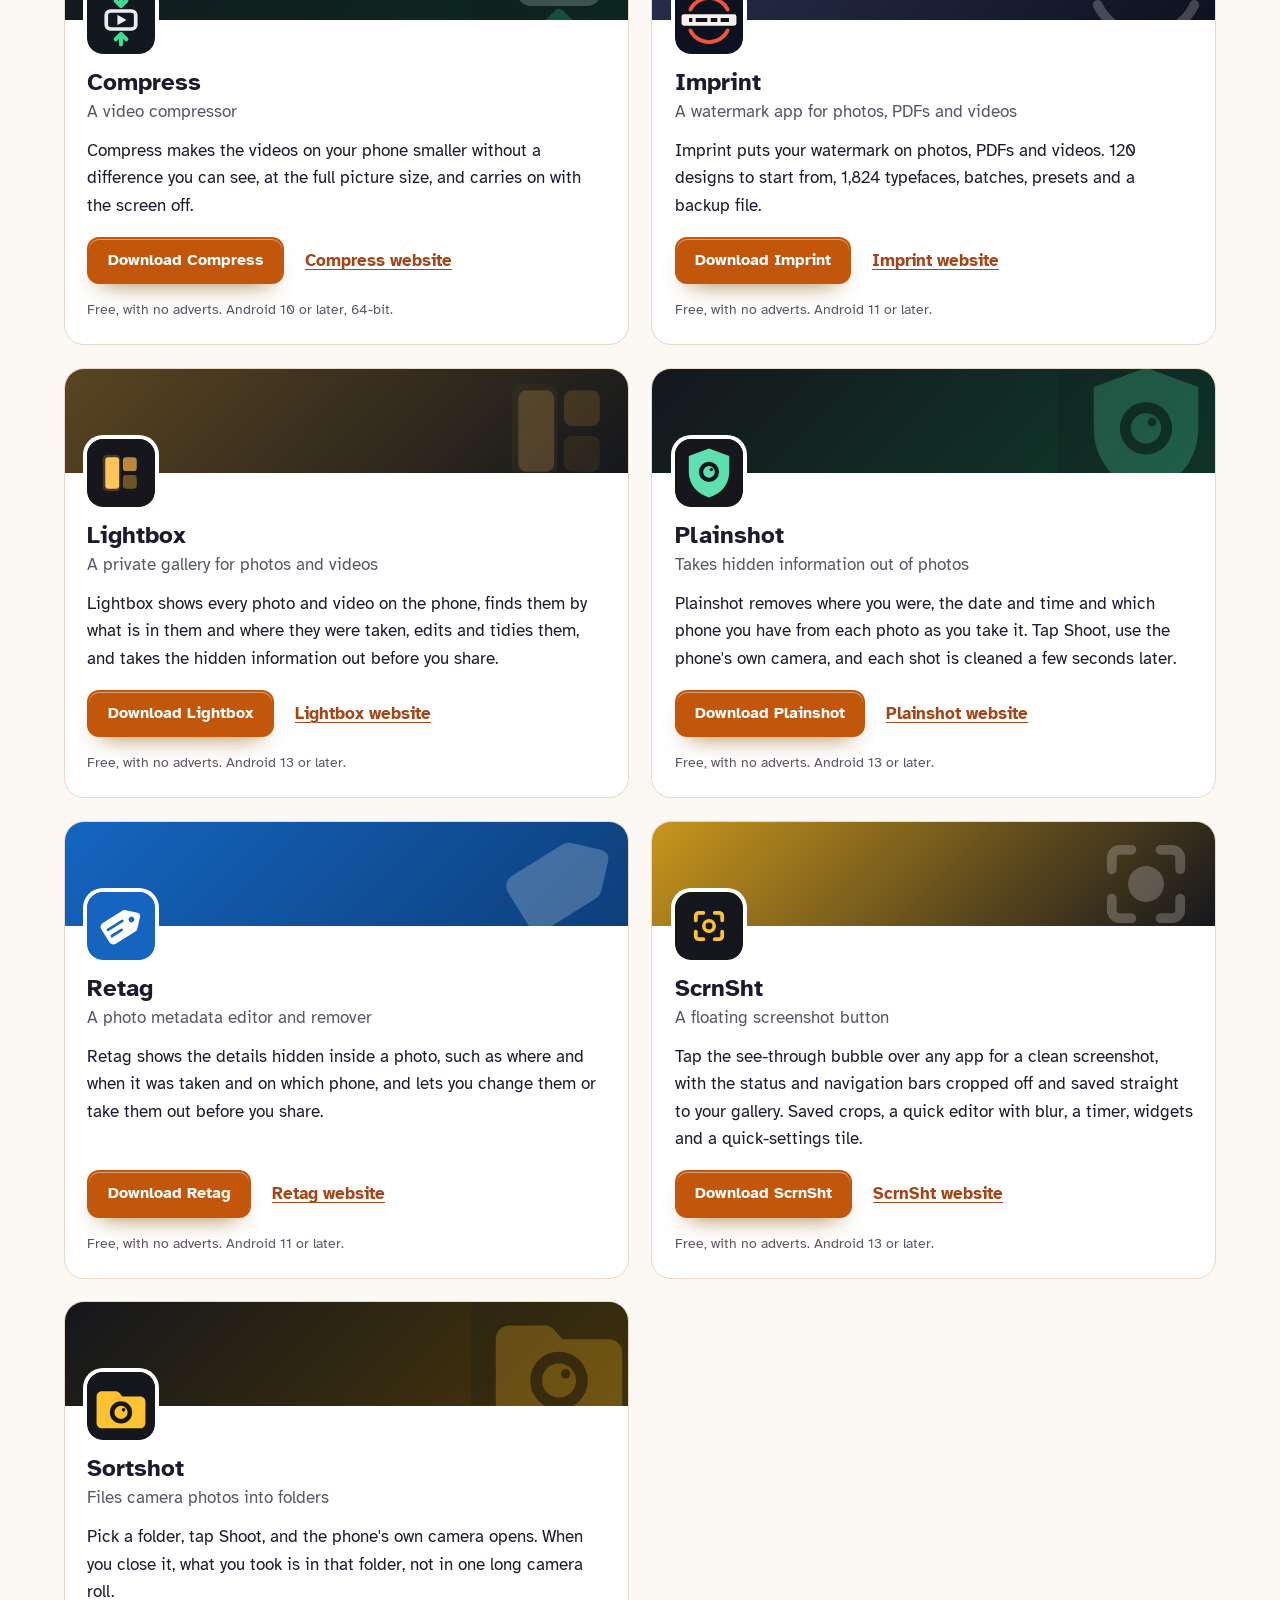
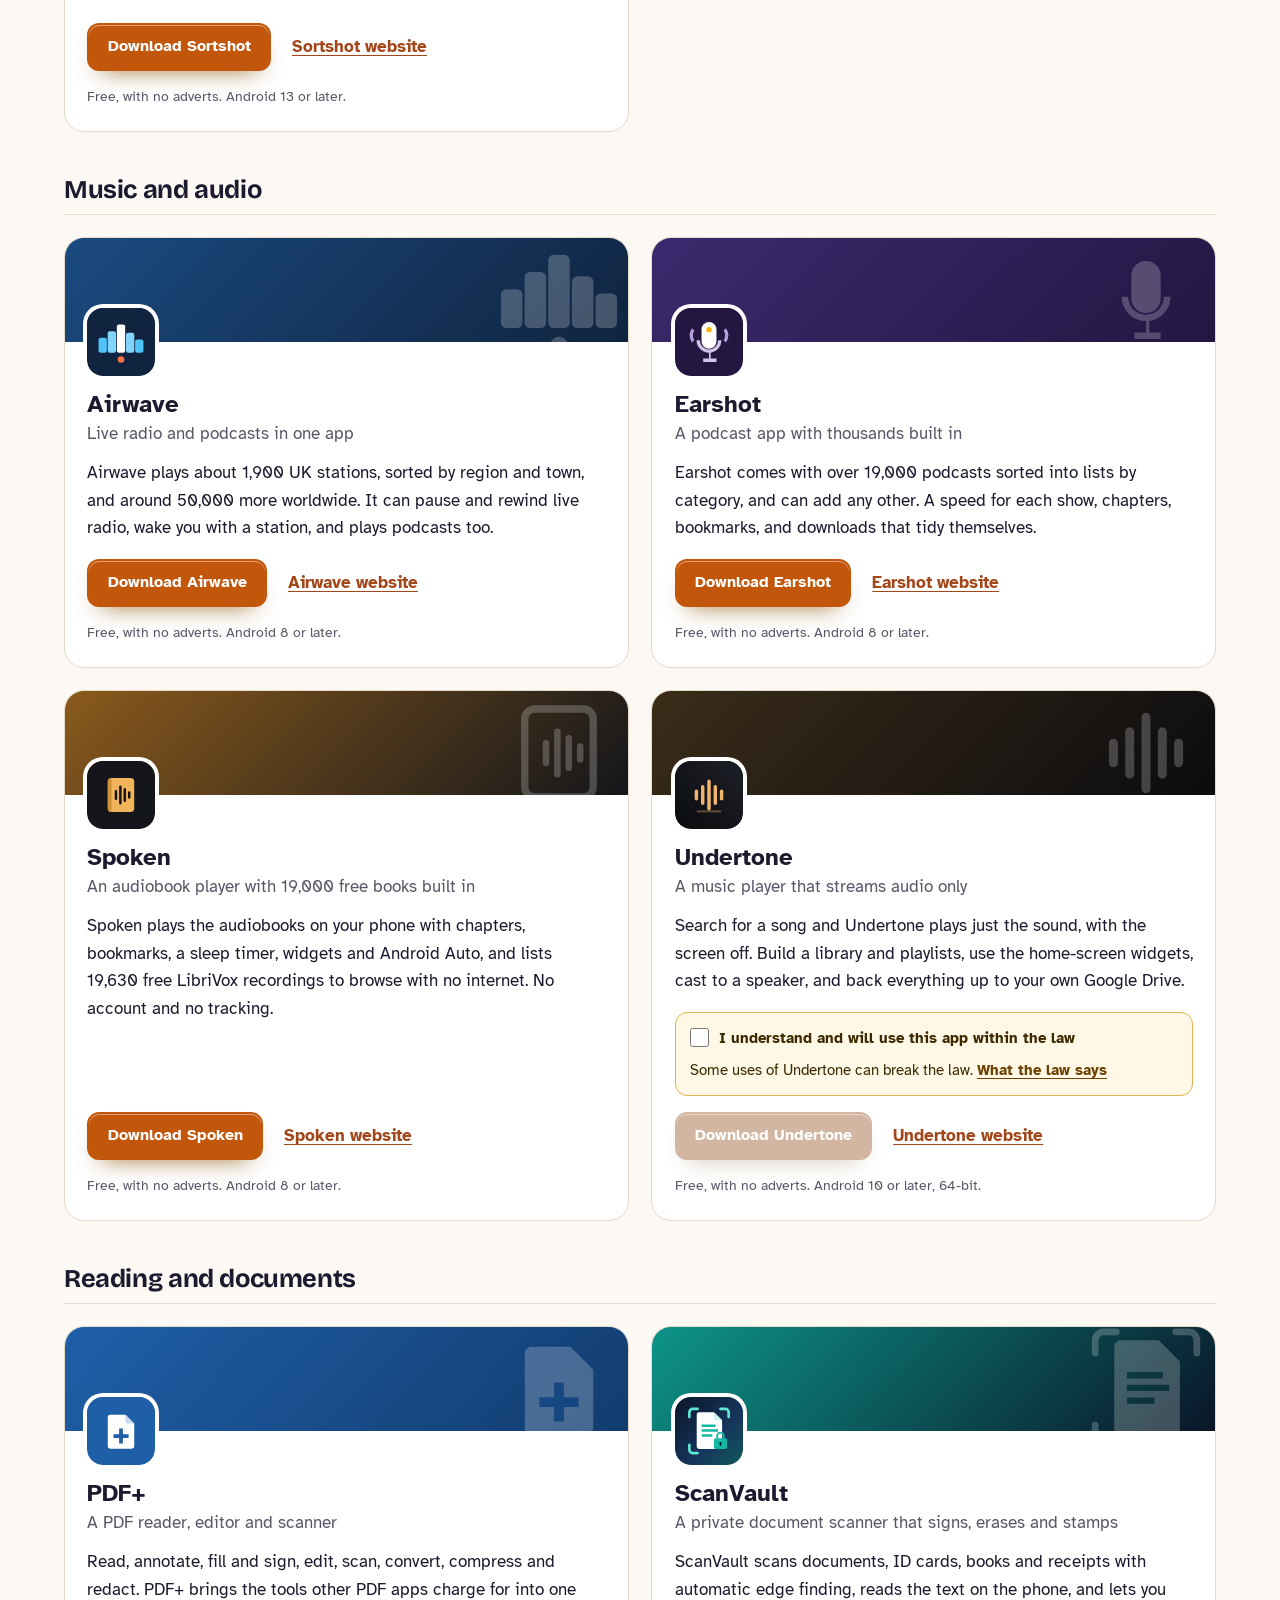
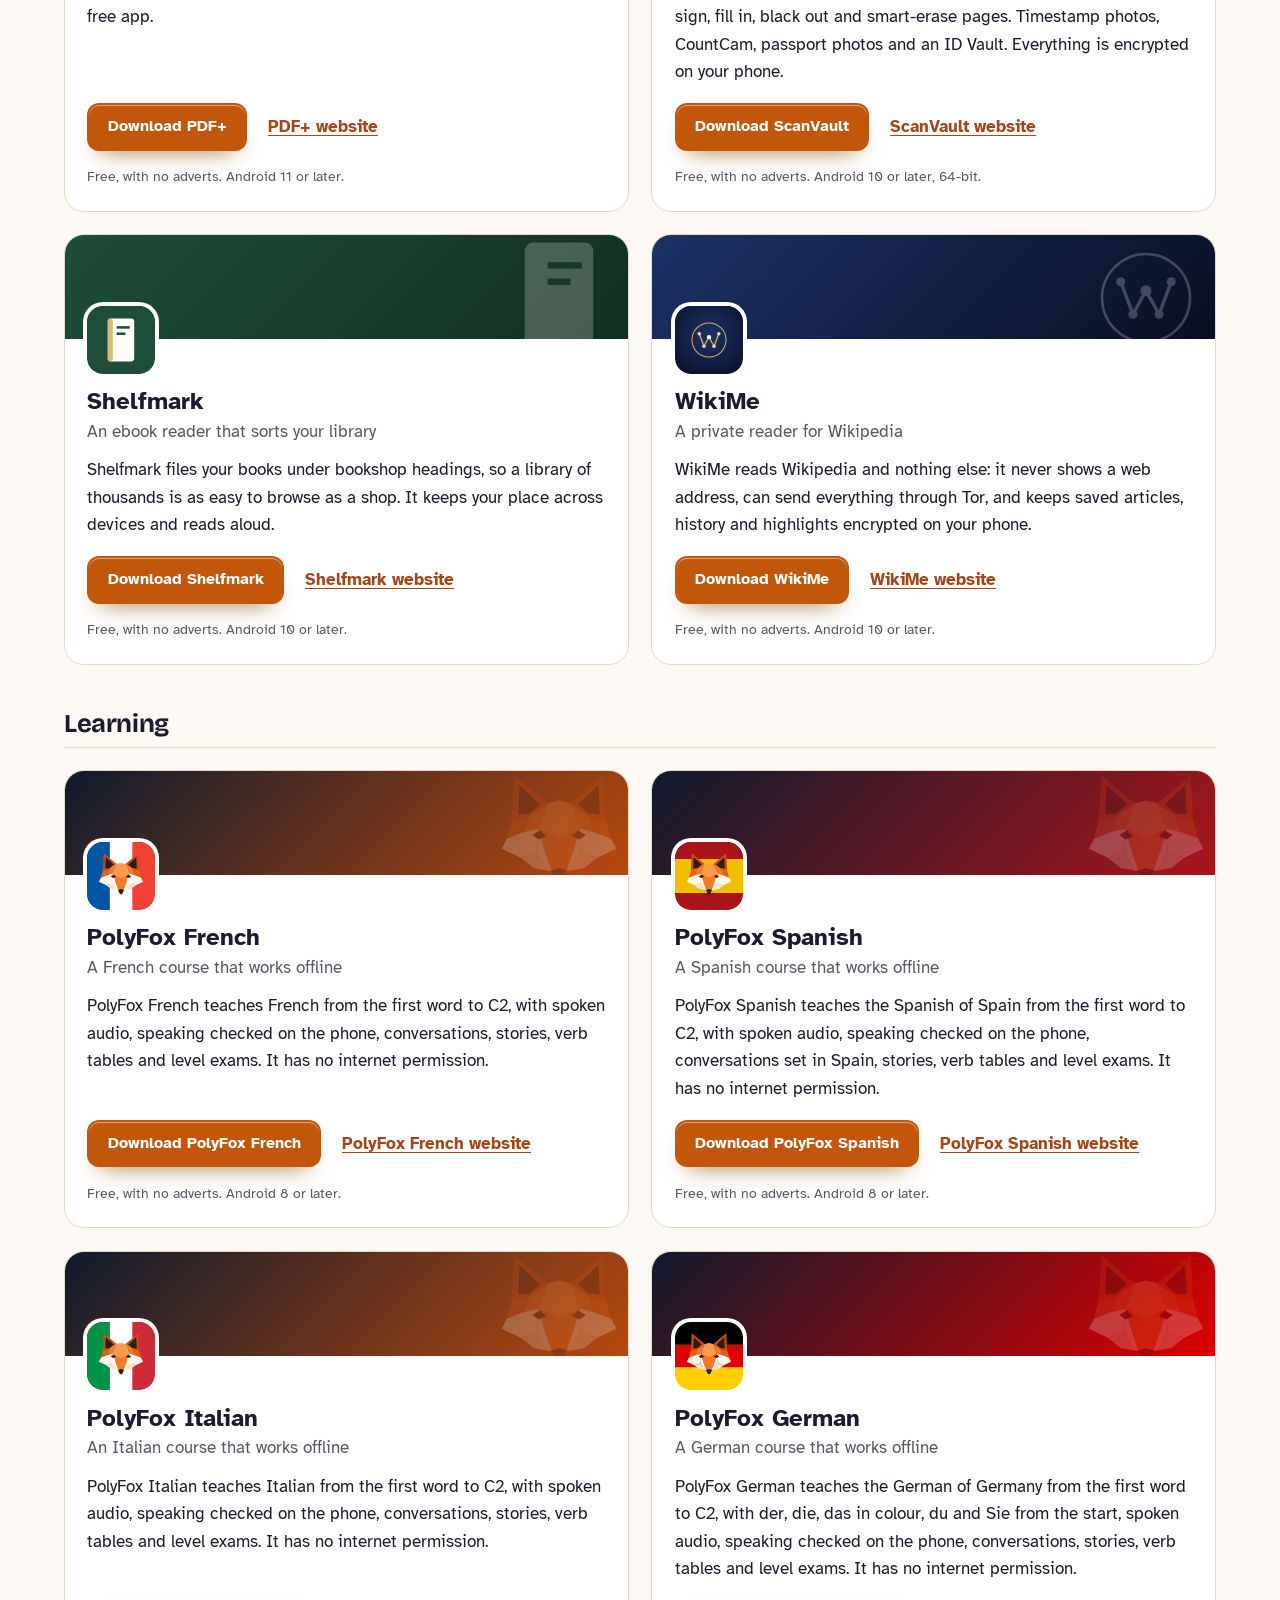
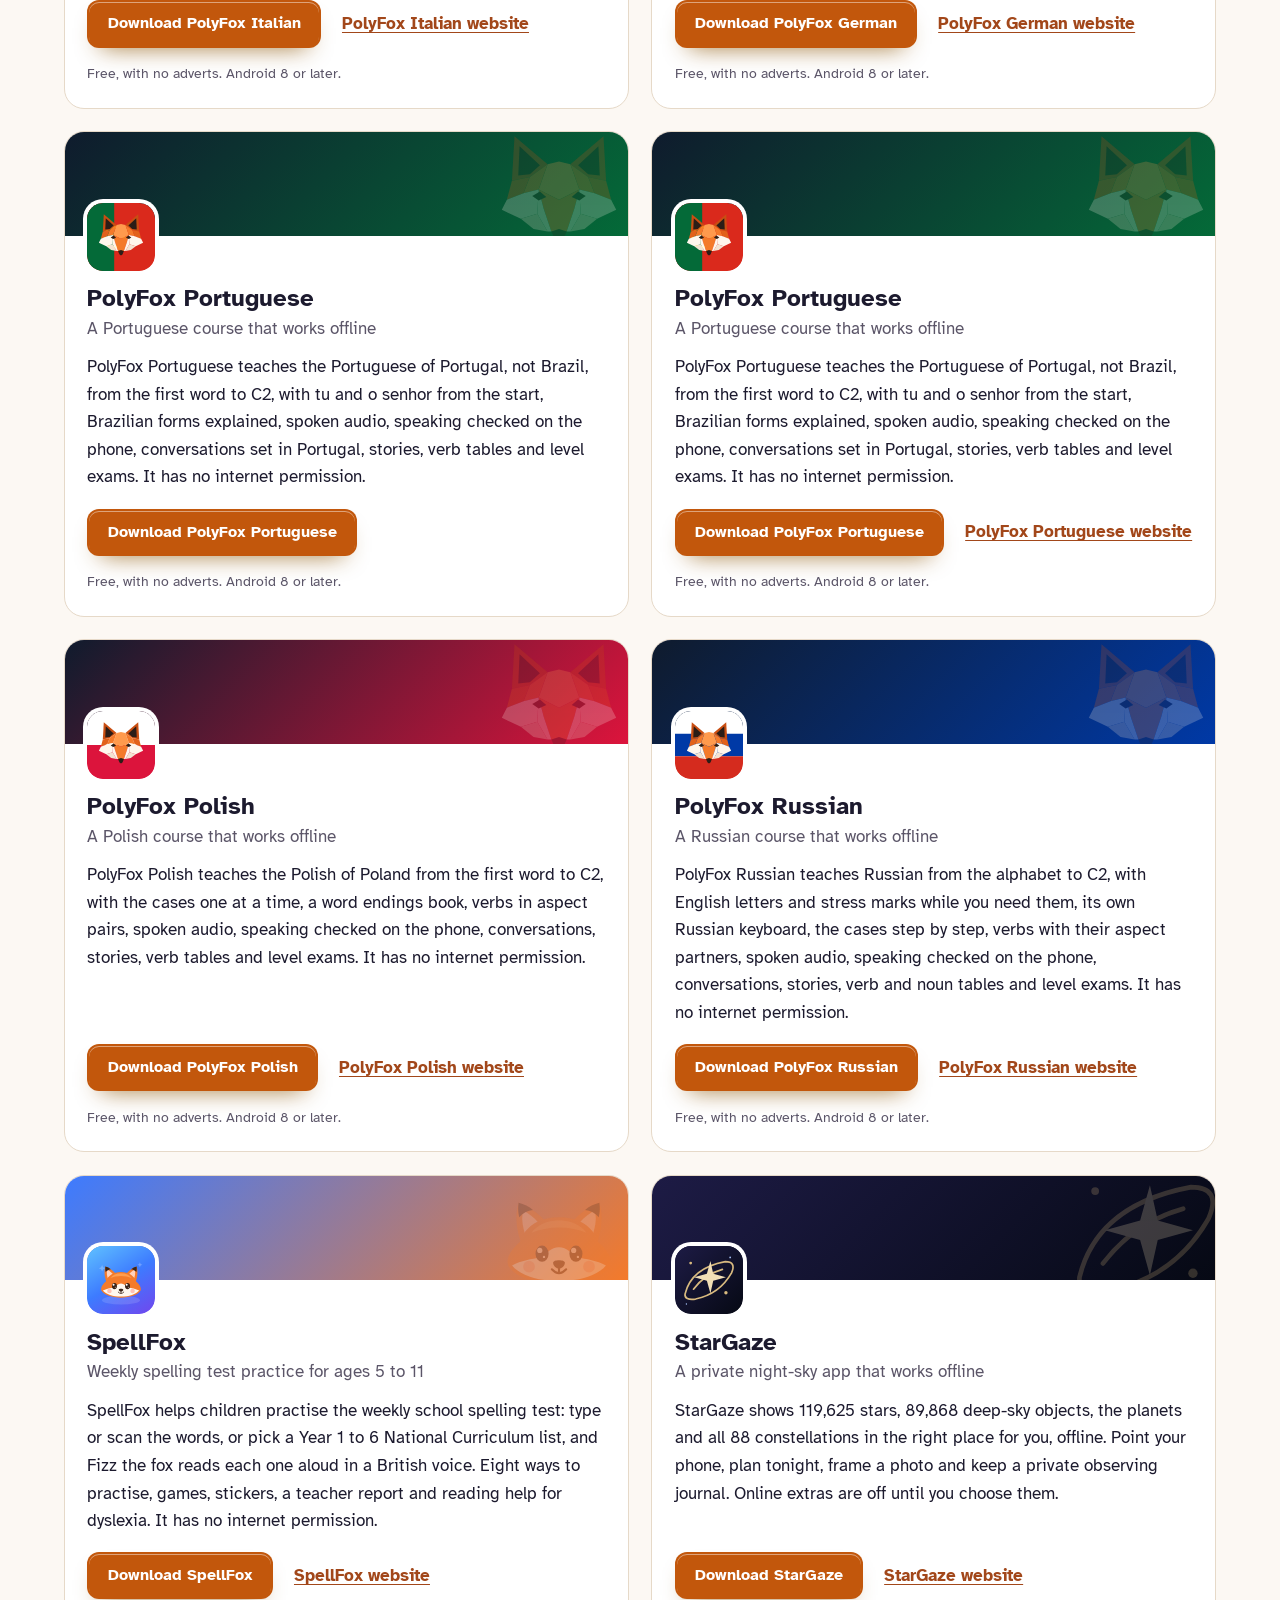
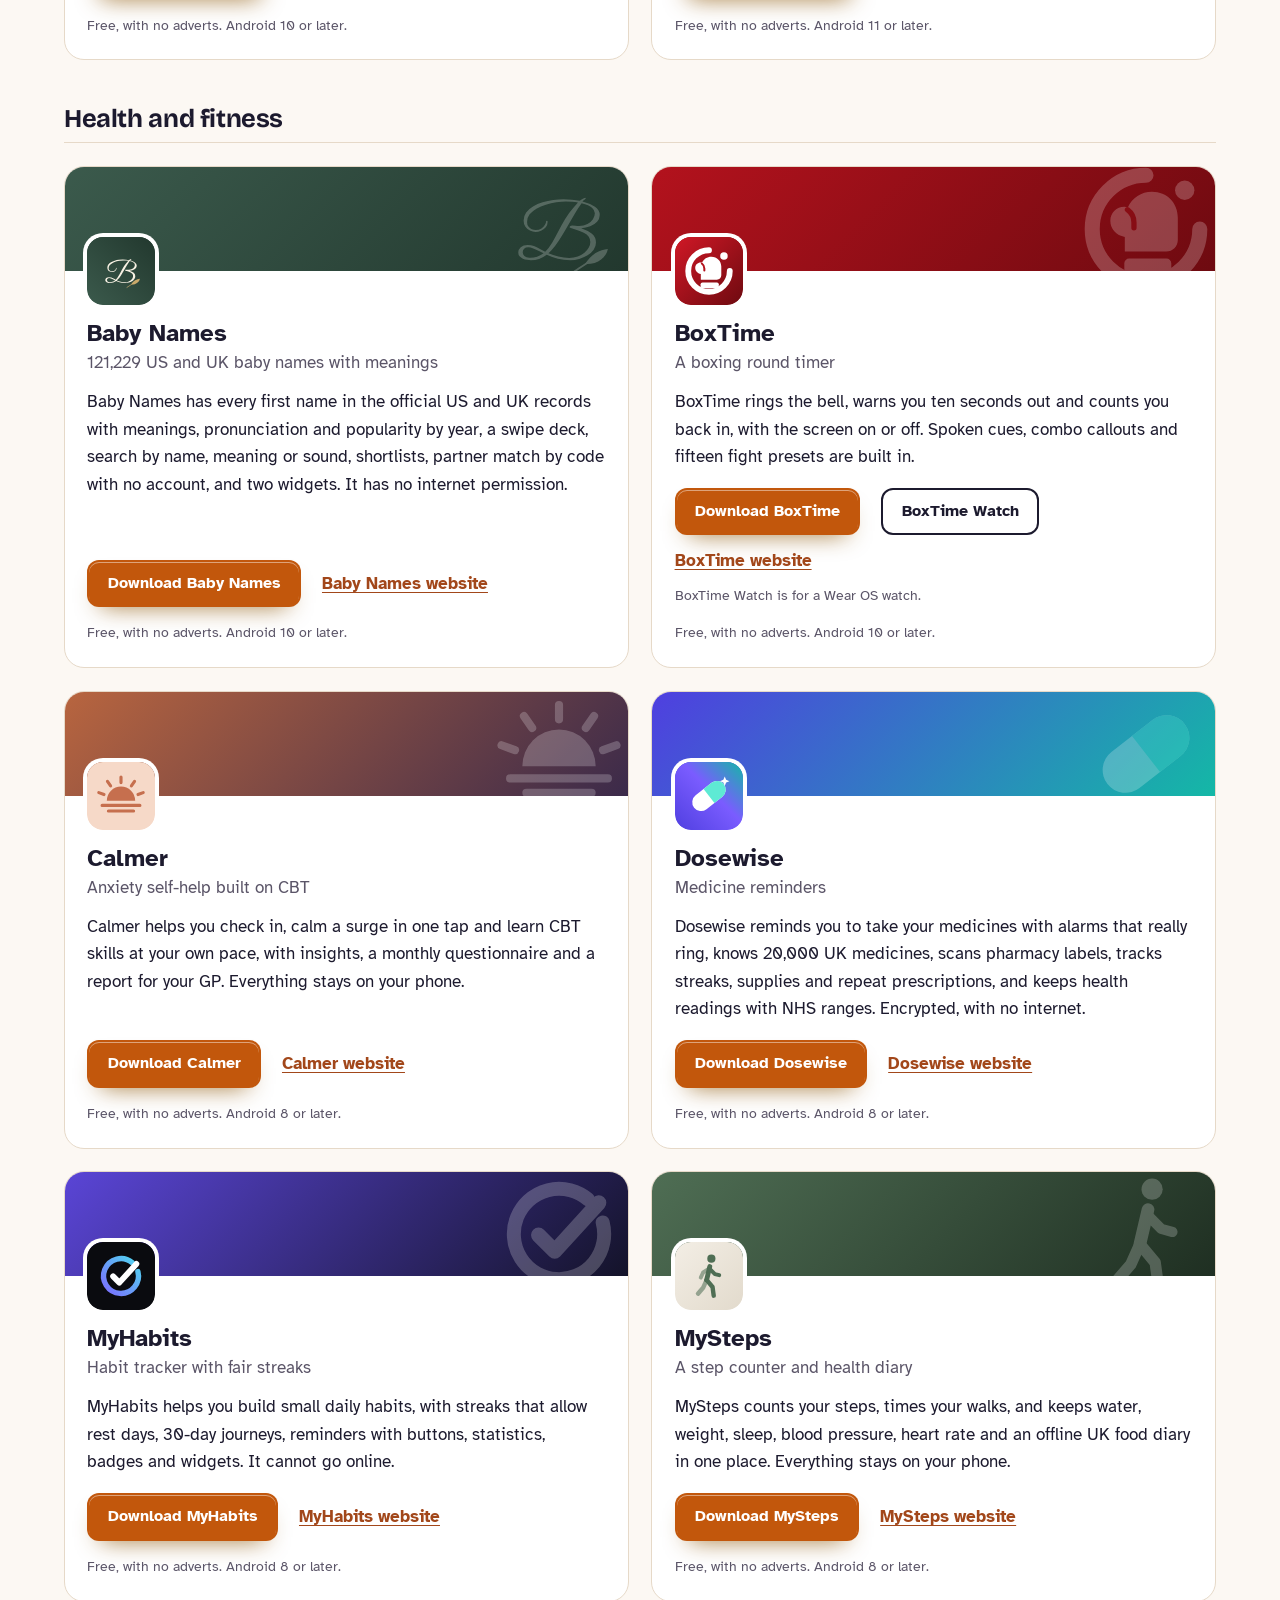
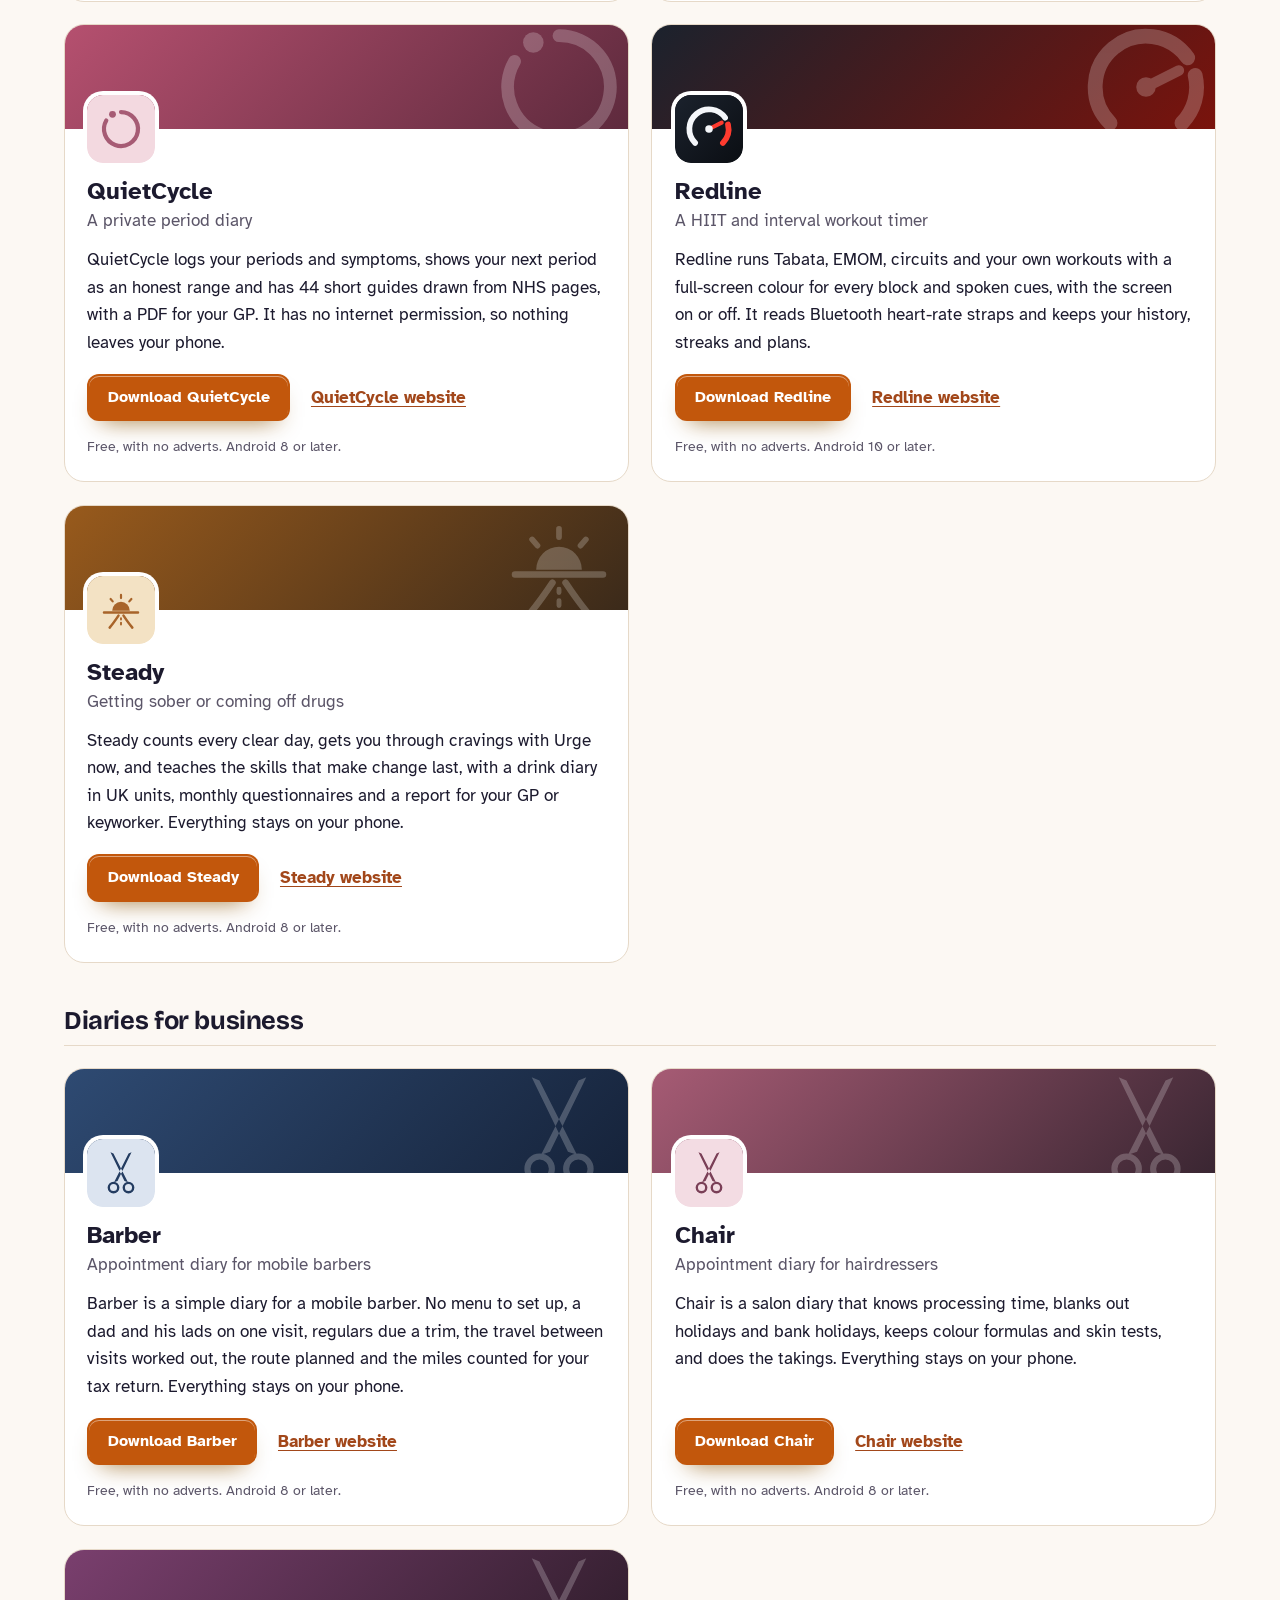
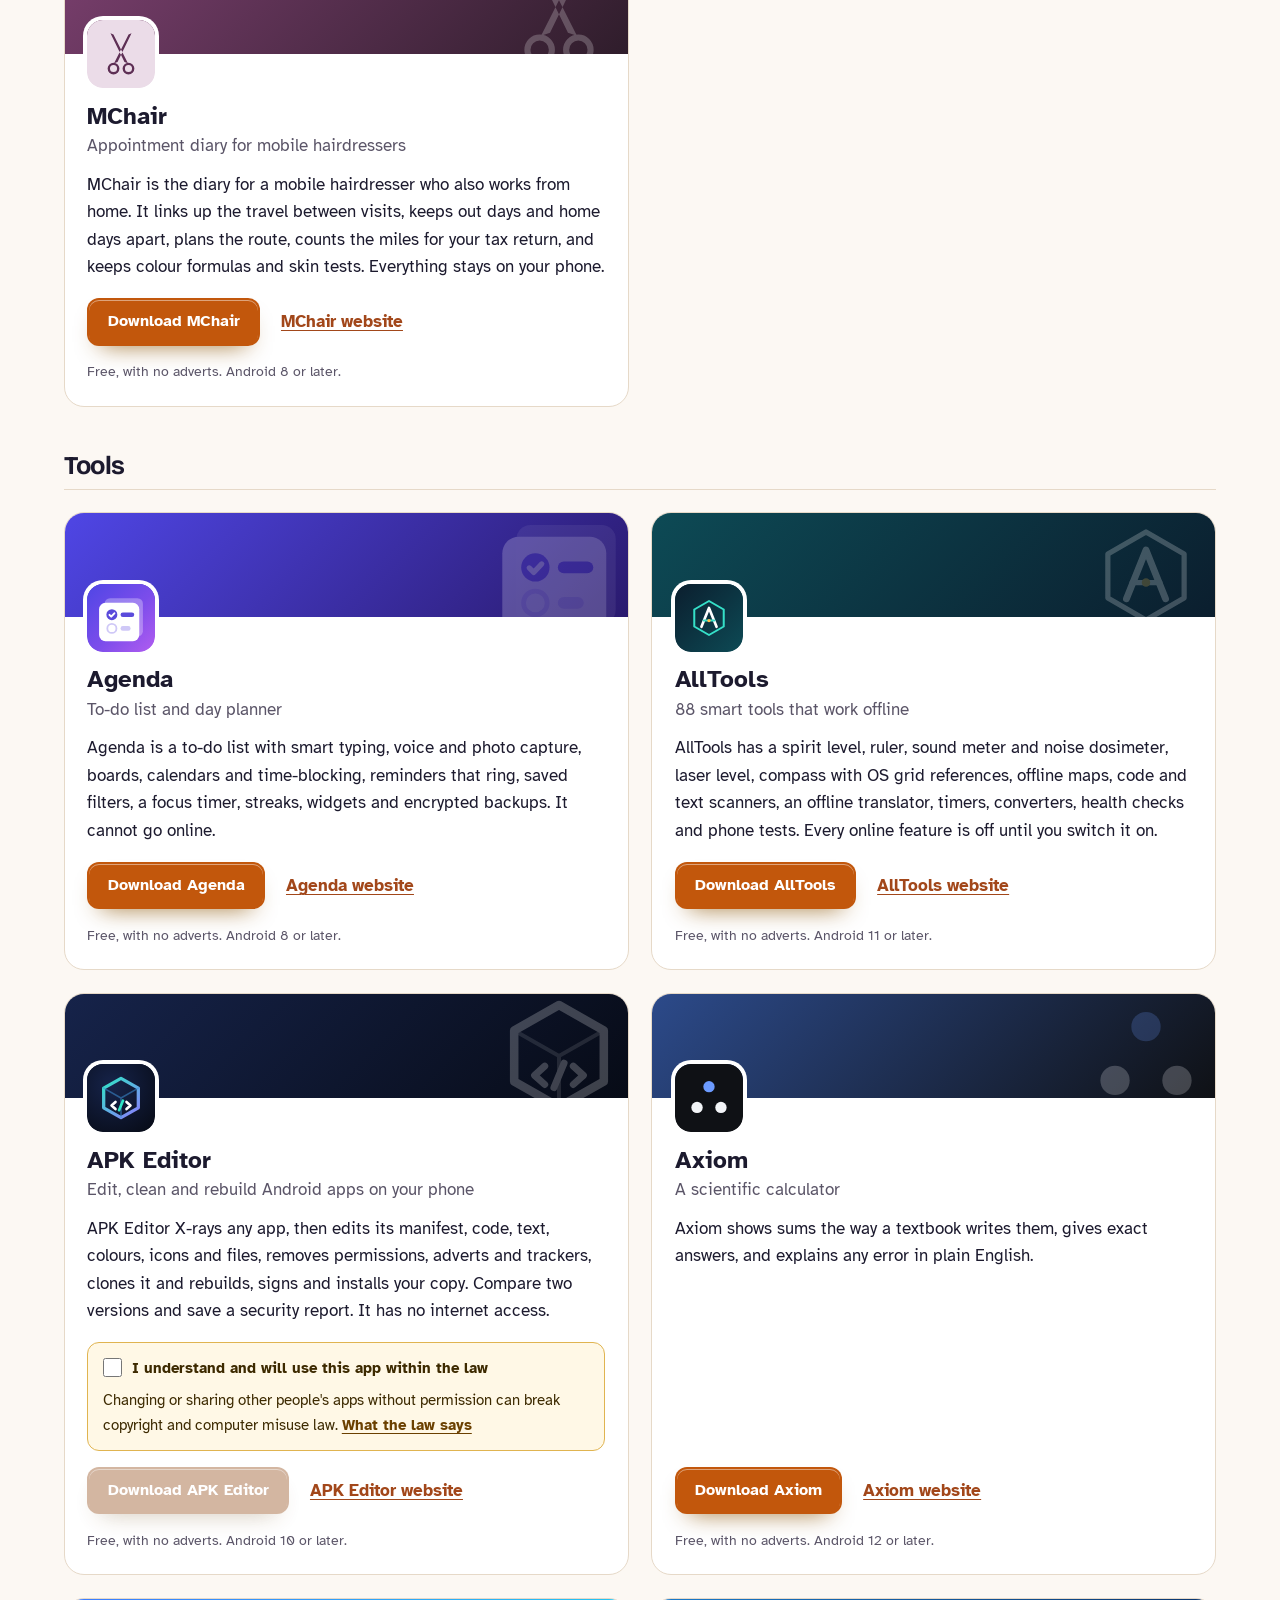
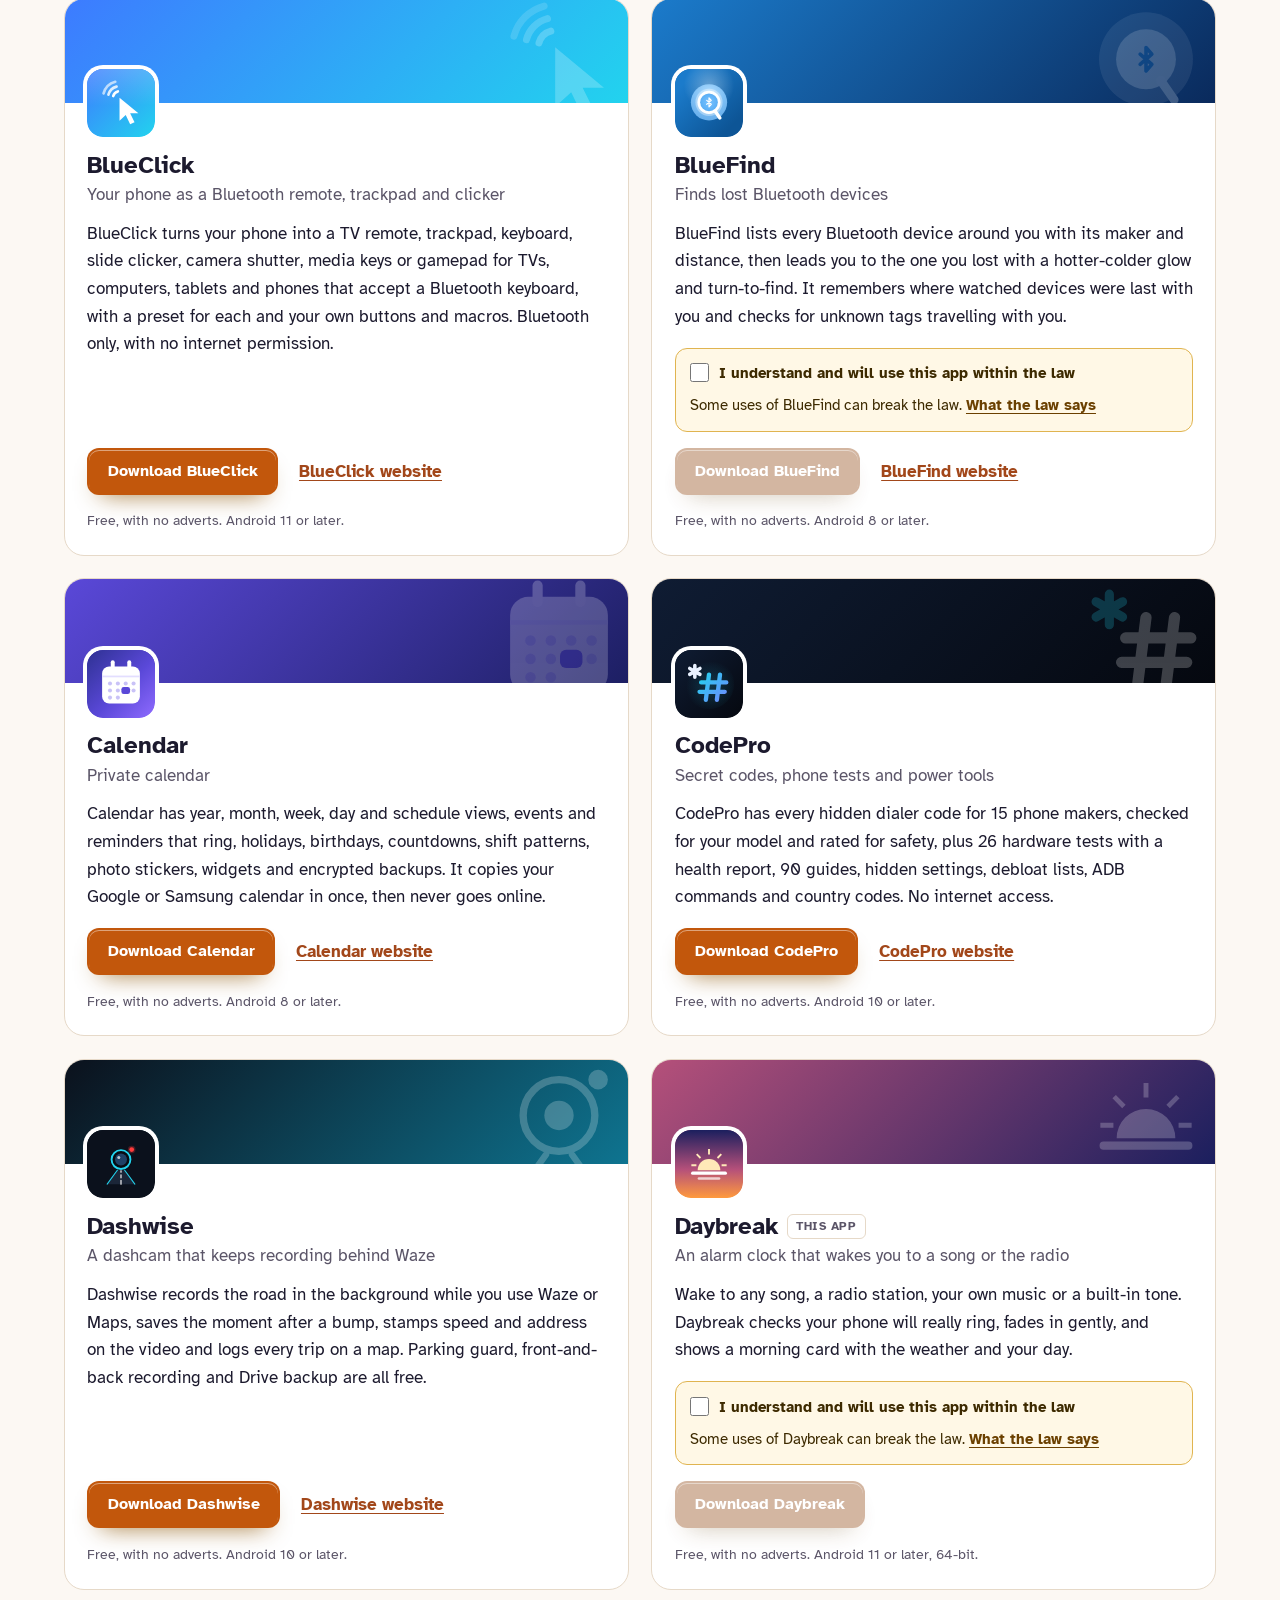
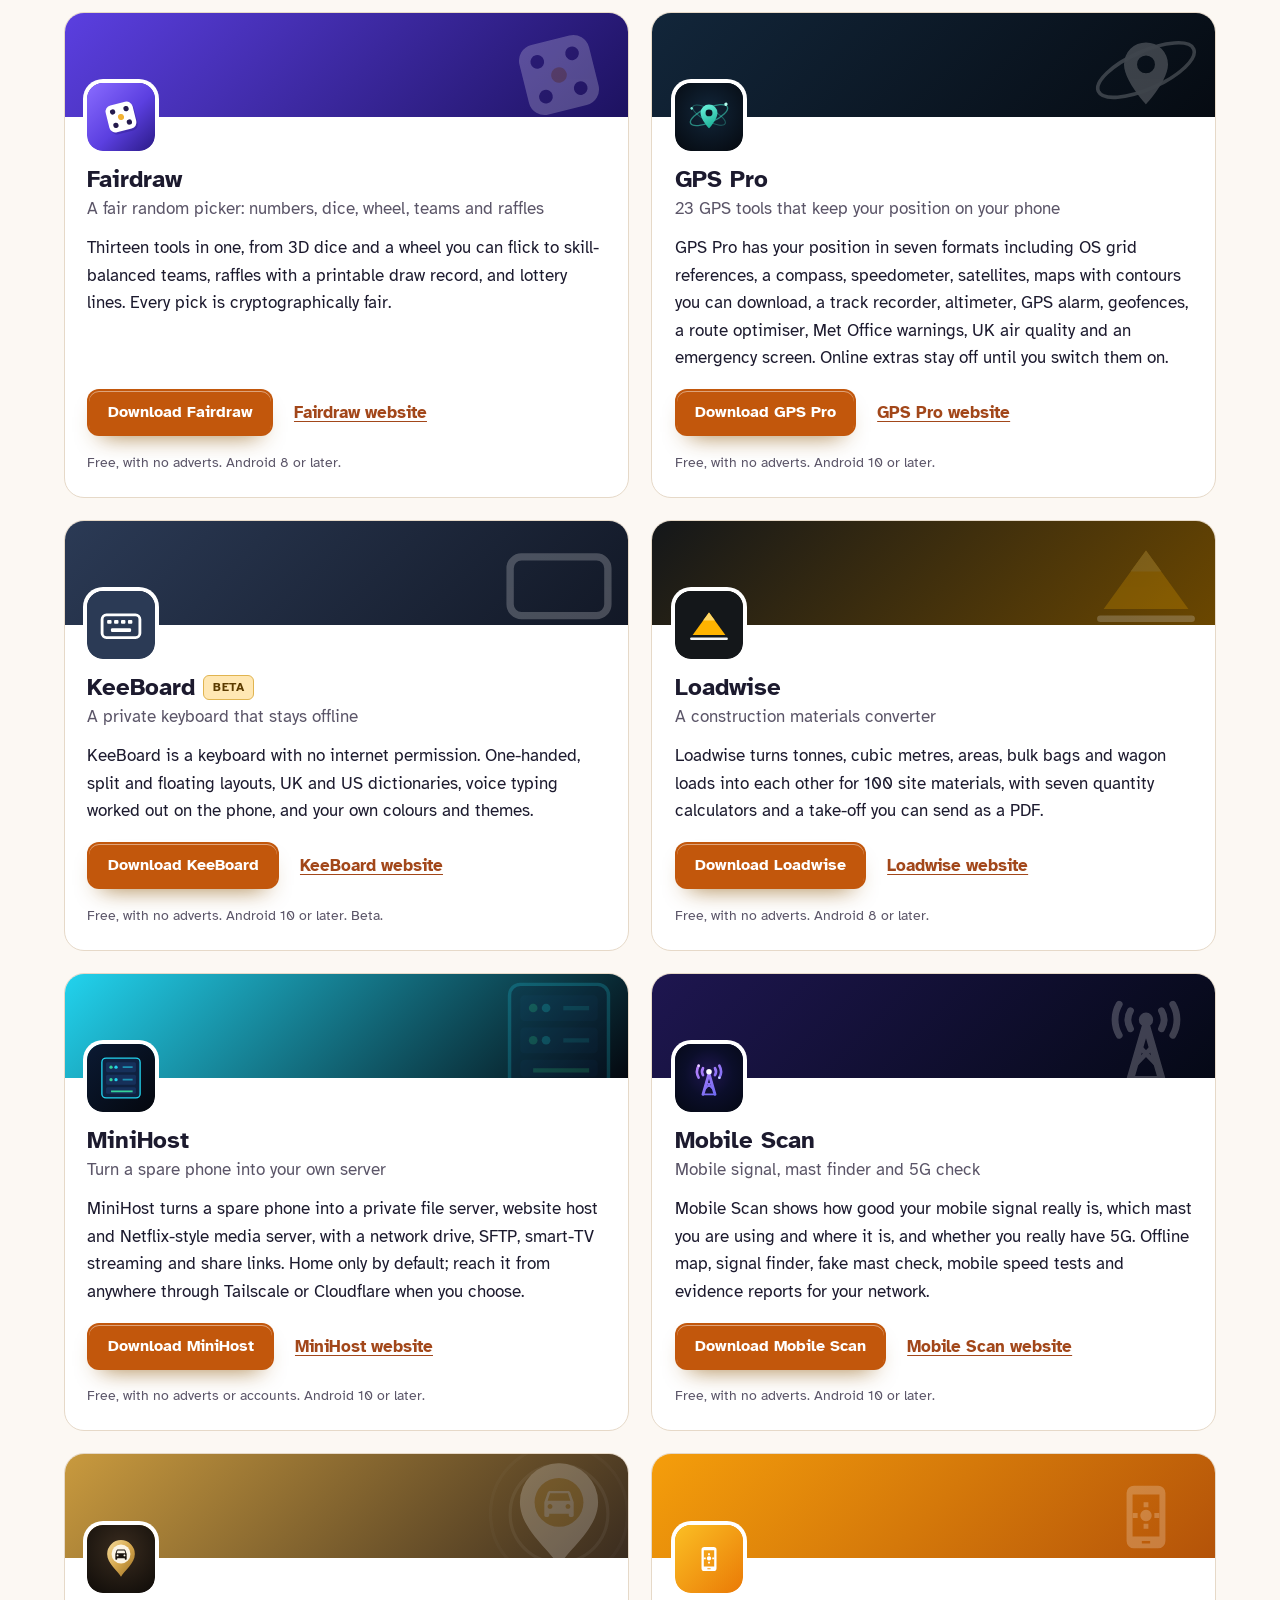
<file: more-apps.html>
<!DOCTYPE html>
<html lang="en-GB">
<head>
<meta charset="utf-8">
<meta name="viewport" content="width=device-width, initial-scale=1">
<title>More free Android apps from the maker of Daybreak</title>
<meta name="description" content="All 99 free Android apps from the maker of Daybreak, in one list by category, each with its download and a link to its website.">
<meta name="author" content="Jonathan Jackson">
<link rel="canonical" href="https://customgpter.github.io/daybreak/more-apps.html">
<meta name="theme-color" content="#fcf8f3" media="(prefers-color-scheme: light)">
<meta name="theme-color" content="#0e1020" media="(prefers-color-scheme: dark)">
<meta property="og:type" content="website">
<meta property="og:site_name" content="Daybreak">
<meta property="og:title" content="More free Android apps from the maker of Daybreak">
<meta property="og:description" content="All 99 free Android apps from the maker of Daybreak, in one list by category, each with its download and a link to its website.">
<meta property="og:url" content="https://customgpter.github.io/daybreak/more-apps.html">
<meta property="og:image" content="https://customgpter.github.io/daybreak/assets/og.png">
<meta property="og:image:width" content="1200">
<meta property="og:image:height" content="630">
<meta property="og:image:alt" content="Daybreak&#x27;s edit alarm screen with a 06:30 weekday alarm set to a radio station">
<meta property="og:locale" content="en_GB">
<meta name="twitter:card" content="summary_large_image">
<link rel="icon" href="./assets/favicon.svg" type="image/svg+xml">
<link rel="apple-touch-icon" href="./assets/apple-touch-icon.png">
<link rel="preload" href="./assets/fonts/bricolage-grotesque-latin.woff2" as="font" type="font/woff2" crossorigin>
<link rel="preload" href="./assets/fonts/atkinson-hyperlegible-latin-400-normal.woff2" as="font" type="font/woff2" crossorigin>
<link rel="stylesheet" href="./assets/site.css?v=1">
<link rel="stylesheet" href="./assets/house.css?v=1">
<script type="application/ld+json">{"@context":"https://schema.org","@type":"ItemList","name":"Apps from the maker of Daybreak","url":"https://customgpter.github.io/daybreak/more-apps.html","itemListElement":[{"@type":"ListItem","position":1,"name":"AddTxt","url":"https://customgpter.github.io/addtxt/"},{"@type":"ListItem","position":2,"name":"Backdrop","url":"https://customgpter.github.io/backdrop/"},{"@type":"ListItem","position":3,"name":"CaptionVid","url":"https://customgpter.github.io/captionvid/"},{"@type":"ListItem","position":4,"name":"Clearcut","url":"https://customgpter.github.io/clearcut/"},{"@type":"ListItem","position":5,"name":"Compress","url":"https://customgpter.github.io/compress/"},{"@type":"ListItem","position":6,"name":"Imprint","url":"https://customgpter.github.io/imprint/"},{"@type":"ListItem","position":7,"name":"Lightbox","url":"https://customgpter.github.io/lightbox/"},{"@type":"ListItem","position":8,"name":"Plainshot","url":"https://customgpter.github.io/plainshot/"},{"@type":"ListItem","position":9,"name":"Retag","url":"https://customgpter.github.io/retag/"},{"@type":"ListItem","position":10,"name":"ScrnSht","url":"https://customgpter.github.io/scrnsht/"},{"@type":"ListItem","position":11,"name":"Sortshot","url":"https://customgpter.github.io/sortshot/"},{"@type":"ListItem","position":12,"name":"Airwave","url":"https://customgpter.github.io/airwave/"},{"@type":"ListItem","position":13,"name":"Earshot","url":"https://customgpter.github.io/earshot/"},{"@type":"ListItem","position":14,"name":"Spoken","url":"https://customgpter.github.io/spoken/"},{"@type":"ListItem","position":15,"name":"Undertone","url":"https://customgpter.github.io/undertone/"},{"@type":"ListItem","position":16,"name":"PDF+","url":"https://customgpter.github.io/pdfplus/"},{"@type":"ListItem","position":17,"name":"ScanVault","url":"https://customgpter.github.io/scanvault/"},{"@type":"ListItem","position":18,"name":"Shelfmark","url":"https://customgpter.github.io/shelfmark/"},{"@type":"ListItem","position":19,"name":"WikiMe","url":"https://customgpter.github.io/wikime/"},{"@type":"ListItem","position":20,"name":"PolyFox French","url":"https://customgpter.github.io/polyfox/"},{"@type":"ListItem","position":21,"name":"PolyFox German","url":"https://customgpter.github.io/polyfox-german/"},{"@type":"ListItem","position":22,"name":"PolyFox Portuguese","url":"https://customgpter.github.io/polyfox-portuguese/"},{"@type":"ListItem","position":23,"name":"PolyFox Polish","url":"https://customgpter.github.io/polyfox-polish/"},{"@type":"ListItem","position":24,"name":"PolyFox Russian","url":"https://customgpter.github.io/polyfox-russian/"},{"@type":"ListItem","position":25,"name":"SpellFox","url":"https://customgpter.github.io/spellfox/"},{"@type":"ListItem","position":26,"name":"StarGaze","url":"https://customgpter.github.io/stargaze/"},{"@type":"ListItem","position":27,"name":"Baby Names","url":"https://customgpter.github.io/babynames/"},{"@type":"ListItem","position":28,"name":"BoxTime","url":"https://customgpter.github.io/boxtime/"},{"@type":"ListItem","position":29,"name":"Calmer","url":"https://customgpter.github.io/calmer/"},{"@type":"ListItem","position":30,"name":"Dosewise","url":"https://customgpter.github.io/dosewise/"},{"@type":"ListItem","position":31,"name":"MyHabits","url":"https://customgpter.github.io/myhabits/"},{"@type":"ListItem","position":32,"name":"MySteps","url":"https://customgpter.github.io/mysteps/"},{"@type":"ListItem","position":33,"name":"QuietCycle","url":"https://customgpter.github.io/quietcycle/"},{"@type":"ListItem","position":34,"name":"Redline","url":"https://customgpter.github.io/redline/"},{"@type":"ListItem","position":35,"name":"Steady","url":"https://customgpter.github.io/steady/"},{"@type":"ListItem","position":36,"name":"Barber","url":"https://customgpter.github.io/barber/"},{"@type":"ListItem","position":37,"name":"Chair","url":"https://customgpter.github.io/chair/"},{"@type":"ListItem","position":38,"name":"MChair","url":"https://customgpter.github.io/mchair/"},{"@type":"ListItem","position":39,"name":"Agenda","url":"https://customgpter.github.io/agenda/"},{"@type":"ListItem","position":40,"name":"AllTools","url":"https://customgpter.github.io/alltools/"},{"@type":"ListItem","position":41,"name":"APK Editor","url":"https://customgpter.github.io/apkeditor/"},{"@type":"ListItem","position":42,"name":"Axiom","url":"https://customgpter.github.io/axiom/"},{"@type":"ListItem","position":43,"name":"BlueClick","url":"https://customgpter.github.io/blueclick/"},{"@type":"ListItem","position":44,"name":"BlueFind","url":"https://customgpter.github.io/bluefind/"},{"@type":"ListItem","position":45,"name":"Calendar","url":"https://customgpter.github.io/calendar/"},{"@type":"ListItem","position":46,"name":"CodePro","url":"https://customgpter.github.io/codepro/"},{"@type":"ListItem","position":47,"name":"Dashwise","url":"https://customgpter.github.io/dashwise/"},{"@type":"ListItem","position":48,"name":"Daybreak","url":"https://customgpter.github.io/daybreak/"},{"@type":"ListItem","position":49,"name":"Fairdraw","url":"https://customgpter.github.io/fairdraw/"},{"@type":"ListItem","position":50,"name":"GPS Pro","url":"https://customgpter.github.io/gpspro/"},{"@type":"ListItem","position":51,"name":"KeeBoard","url":"https://customgpter.github.io/keeboard/"},{"@type":"ListItem","position":52,"name":"Loadwise","url":"https://customgpter.github.io/loadwise/"},{"@type":"ListItem","position":53,"name":"MiniHost","url":"https://customgpter.github.io/minihost/"},{"@type":"ListItem","position":54,"name":"Mobile Scan","url":"https://customgpter.github.io/mobilescan/"},{"@type":"ListItem","position":55,"name":"Parkwise","url":"https://customgpter.github.io/parkwise/"},{"@type":"ListItem","position":56,"name":"Pocketmind","url":"https://customgpter.github.io/pocketmind/"},{"@type":"ListItem","position":57,"name":"Refine","url":"https://customgpter.github.io/refine/"},{"@type":"ListItem","position":58,"name":"Shiftwise","url":"https://customgpter.github.io/shiftwise/"},{"@type":"ListItem","position":59,"name":"SimpleCalc","url":"https://customgpter.github.io/simplecalc/"},{"@type":"ListItem","position":60,"name":"Skyline","url":"https://customgpter.github.io/skyline/"},{"@type":"ListItem","position":61,"name":"Slipway","url":"https://customgpter.github.io/slipway/"},{"@type":"ListItem","position":62,"name":"Tagger","url":"https://customgpter.github.io/tagger/"},{"@type":"ListItem","position":63,"name":"TotalClean","url":"https://customgpter.github.io/totalclean/"},{"@type":"ListItem","position":64,"name":"TVLink","url":"https://customgpter.github.io/tvlink/"},{"@type":"ListItem","position":65,"name":"Unbox","url":"https://customgpter.github.io/unbox/"},{"@type":"ListItem","position":66,"name":"WhatsKeep","url":"https://customgpter.github.io/whatskeep/"},{"@type":"ListItem","position":67,"name":"WiFi Scan","url":"https://customgpter.github.io/wifiscan/"},{"@type":"ListItem","position":68,"name":"Auditly","url":"https://customgpter.github.io/auditly/"},{"@type":"ListItem","position":69,"name":"Backchannel","url":"https://customgpter.github.io/backchannel/"},{"@type":"ListItem","position":70,"name":"ENotes","url":"https://customgpter.github.io/enotes/"},{"@type":"ListItem","position":71,"name":"FindMe","url":"https://customgpter.github.io/findme/"},{"@type":"ListItem","position":72,"name":"iLock","url":"https://customgpter.github.io/ilock/"},{"@type":"ListItem","position":73,"name":"ImSafe","url":"https://customgpter.github.io/imsafe/"},{"@type":"ListItem","position":74,"name":"IShred","url":"https://customgpter.github.io/ishred/"},{"@type":"ListItem","position":75,"name":"LockBox","url":"https://customgpter.github.io/lockbox/"},{"@type":"ListItem","position":76,"name":"PassVault","url":"https://customgpter.github.io/passvault/"},{"@type":"ListItem","position":77,"name":"SpyFind","url":"https://customgpter.github.io/spyfind/"},{"@type":"ListItem","position":78,"name":"TextWipe","url":"https://customgpter.github.io/textwipe/"},{"@type":"ListItem","position":79,"name":"Tracewire","url":"https://customgpter.github.io/tracewire/"},{"@type":"ListItem","position":80,"name":"Vigil","url":"https://customgpter.github.io/vigil/"},{"@type":"ListItem","position":81,"name":"Grab","url":"https://customgpter.github.io/grab/"},{"@type":"ListItem","position":82,"name":"Swarm","url":"https://customgpter.github.io/swarm/"},{"@type":"ListItem","position":83,"name":"Plane Games","url":"https://customgpter.github.io/plane-games/"},{"@type":"ListItem","position":84,"name":"Ninefold","url":"https://customgpter.github.io/ninefold/"},{"@type":"ListItem","position":85,"name":"Cubewise","url":"https://customgpter.github.io/cubewise/"},{"@type":"ListItem","position":86,"name":"Tilewise","url":"https://customgpter.github.io/tilewise/"},{"@type":"ListItem","position":87,"name":"Letterwise","url":"https://customgpter.github.io/letterwise/"},{"@type":"ListItem","position":88,"name":"Kingside","url":"https://customgpter.github.io/kingside/"},{"@type":"ListItem","position":89,"name":"Deckhand","url":"https://customgpter.github.io/deckhand/"},{"@type":"ListItem","position":90,"name":"SNESForge","url":"https://customgpter.github.io/snesforge/"},{"@type":"ListItem","position":91,"name":"Fame Boy","url":"https://customgpter.github.io/fameboy/"},{"@type":"ListItem","position":92,"name":"PSPPro","url":"https://customgpter.github.io/psppro/"},{"@type":"ListItem","position":93,"name":"MegaGen","url":"https://customgpter.github.io/megagen/"},{"@type":"ListItem","position":94,"name":"QVR","url":"https://customgpter.github.io/qvr/"},{"@type":"ListItem","position":95,"name":"QVR Watch","url":"https://customgpter.github.io/qvr-watch/"},{"@type":"ListItem","position":96,"name":"QVRLite","url":"https://customgpter.github.io/qvrlite/"},{"@type":"ListItem","position":97,"name":"Onionz","url":"https://customgpter.github.io/onionz/"},{"@type":"ListItem","position":98,"name":"OnionzWeb","url":"https://customgpter.github.io/onionzweb/"}]}</script>
<link rel="stylesheet" href="./assets/apps-list.css?v=1">
<script src="./assets/apps-list.js?v=1" defer></script>
</head>
<body>
<a class="skip" href="#main">Skip to content</a>
<header class="masthead">
<div class="wrap">
<a class="brand" href="./" aria-label="Daybreak home"><svg viewBox="0 0 108 108" aria-hidden="true"><defs><linearGradient id="G" x1="0" y1="1" x2="0" y2="0"><stop offset="0" stop-color="#FF9A3D"/><stop offset=".42" stop-color="#B5507A"/><stop offset="1" stop-color="#1B1F5E"/></linearGradient></defs><rect width="108" height="108" rx="24" fill="url(#G)"/><path fill="#FFE9B8" d="M36 64a18 18 0 0 1 36 0z"/><path fill="#FFF" d="M28 66h52a2.5 2.5 0 0 1 0 5H28a2.5 2.5 0 0 1 0-5z"/><path fill="#FFF" fill-opacity=".7" d="M38 75h32a2 2 0 0 1 0 4H38a2 2 0 0 1 0-4z"/><path fill="#FFE9B8" d="M52.5 30h3v9h-3zM33.4 39.5l2.1-2.1 6 6-2.1 2.1zM72.5 37.4l2.1 2.1-6 6-2.1-2.1zM26 54.5h8v3h-8zM74 54.5h8v3h-8z"/></svg><span>Daybreak</span></a>
<nav aria-label="Main"><ul><li><a href="./#features">Features</a></li><li><a href="./compare.html">Compare</a></li><li><a href="./releases.html">Releases</a></li><li><a class="more-apps" href="./more-apps.html" aria-current="page"><svg class="ico" viewBox="0 0 24 24" aria-hidden="true"><rect x="4" y="4" width="6.5" height="6.5" rx="1.6"/><rect x="13.5" y="4" width="6.5" height="6.5" rx="1.6"/><rect x="4" y="13.5" width="6.5" height="6.5" rx="1.6"/><rect x="13.5" y="13.5" width="6.5" height="6.5" rx="1.6"/></svg>More apps</a></li></ul></nav>
<a class="button small" href="./#download"><svg class="ico" viewBox="0 0 24 24" aria-hidden="true"><path d="M12 4v11"/><path d="M7 10.5l5 5 5-5"/><path d="M5 20h14"/></svg>Download</a>
</div>
</header>
<main id="main" class="doc">
<div class="wrap">
<div class="measure">
<h1>More apps</h1>
<p class="lede">Daybreak has siblings. Each is an Android app by the same developer, free, with no adverts and nothing to unlock. Each button downloads the newest app file straight from that app's own page on GitHub.</p>
</div>
<!-- apps:start -->
<nav class="mapps-jump" aria-label="App groups"><ul><li><a href="#apps-photo">Photo and video</a></li><li><a href="#apps-audio">Music and audio</a></li><li><a href="#apps-reading">Reading and documents</a></li><li><a href="#apps-learning">Learning</a></li><li><a href="#apps-health">Health and fitness</a></li><li><a href="#apps-diaries">Diaries for business</a></li><li><a href="#apps-tools">Tools</a></li><li><a href="#apps-security">Security and privacy</a></li><li><a href="#apps-downloads">Downloads</a></li><li><a href="#apps-games">Games</a></li><li><a href="#apps-testing">In beta</a></li></ul></nav>
<div class="mapps-group" role="group" aria-labelledby="apps-photo"><h2 class="mapps-cat" id="apps-photo">Photo and video</h2>
<ul class="mapps"><li class="mapp" style="--b:#0b0c0f;--b2:#3f5208"><div class="mapp-cover" aria-hidden="true"><svg viewBox="0 0 108 108"><path fill="#fff" d="M24 22h60v17H63v49H45V39H24z"/></svg></div><div class="mapp-body"><svg class="mapp-icon" viewBox="0 0 108 108" aria-hidden="true"><rect width="108" height="108" rx="24" fill="#0b0c0f"/><path fill="#d4ff3a" d="M29 58h50a5 5 0 0 1 5 5v8a5 5 0 0 1-5 5H29a5 5 0 0 1-5-5v-8a5 5 0 0 1 5-5z"/><path fill="#fff" d="M33 32h32v9H54v31H44V41H33z"/><path fill="#d4ff3a" d="M72 30h4v28h-4z"/><path fill="#0b0c0f" d="M72 58h4v14h-4z"/></svg><h3>AddTxt</h3><p class="mapp-kind">Puts text on photos</p><p class="mapp-say">AddTxt adds text to photos with 1,939 fonts, ready-made styles, layers, shapes, stickers and a pen. Style single words, run text along any line, and put the same title block on a batch of photos.</p><p class="mapp-go"><a class="button" href="https://github.com/CustomGPTer/addtxt/releases/latest/download/AddTxt.apk">Download AddTxt</a><a class="mapp-site" href="https://customgpter.github.io/addtxt/">AddTxt website</a></p><p class="mapp-needs">Free, with no adverts. Android 11 or later.</p></div></li>
<li class="mapp" style="--b:#5a48d6;--b2:#1a1c55"><div class="mapp-cover" aria-hidden="true"><svg viewBox="0 0 108 108"><g transform="translate(54 58) scale(1.3) translate(-54 -58)"><rect x="38" y="30" width="32" height="52" rx="6" fill="#fff" fill-opacity=".3" transform="rotate(-16 54 58)"/><rect x="38" y="30" width="32" height="52" rx="6" fill="#fff" fill-opacity=".6" transform="rotate(-6 54 58)"/><g transform="rotate(6 54 58)"><rect x="38" y="30" width="32" height="52" rx="6" fill="#fff"/><path d="M41 68l9-11 6 7 4-4 7 8v8a4 4 0 0 1-4 4H45a4 4 0 0 1-4-4z" fill="#4d45c9"/><circle cx="60" cy="44" r="4.5" fill="#FFB86B"/></g></g></svg></div><div class="mapp-body"><svg class="mapp-icon" viewBox="0 0 108 108" aria-hidden="true"><defs><linearGradient id="i-backdrop-mapp-cc" x1="0" y1="0" x2="1" y2="1"><stop offset="0" stop-color="#9c8bff"/><stop offset=".55" stop-color="#4d45c9"/><stop offset="1" stop-color="#1a1c55"/></linearGradient></defs><rect width="108" height="108" rx="24" fill="url(#i-backdrop-mapp-cc)"/><g transform="translate(54 58) scale(1.3) translate(-54 -58)"><rect x="38" y="30" width="32" height="52" rx="6" fill="#fff" fill-opacity=".3" transform="rotate(-16 54 58)"/><rect x="38" y="30" width="32" height="52" rx="6" fill="#fff" fill-opacity=".6" transform="rotate(-6 54 58)"/><g transform="rotate(6 54 58)"><rect x="38" y="30" width="32" height="52" rx="6" fill="#fff"/><path d="M41 68l9-11 6 7 4-4 7 8v8a4 4 0 0 1-4 4H45a4 4 0 0 1-4-4z" fill="#4d45c9"/><circle cx="60" cy="44" r="4.5" fill="#FFB86B"/></g></g></svg><h3>Backdrop</h3><p class="mapp-kind">A private wallpaper changer</p><p class="mapp-say">Choose 1 to 25 of your own photos and a new one fades in every time you unlock. Frame each one as you add it, switch to Safe Mode in one tap, and nothing ever leaves your phone: it has no internet access at all.</p><p class="mapp-go"><a class="button" href="https://github.com/CustomGPTer/backdrop/releases/latest/download/Backdrop.apk">Download Backdrop</a><a class="mapp-site" href="https://customgpter.github.io/backdrop/">Backdrop website</a></p><p class="mapp-needs">Free, with no adverts. Android 8 or later.</p></div></li>
<li class="mapp" style="--b:#ff6a4d;--b2:#1a1020"><div class="mapp-cover" aria-hidden="true"><svg viewBox="0 0 108 108"><g transform="translate(54 54) scale(1.3) translate(-54 -54)"><path d="M38,34 h32 a8,8 0 0 1 8,8 v24 a8,8 0 0 1 -8,8 h-32 a8,8 0 0 1 -8,-8 v-24 a8,8 0 0 1 8,-8 z" fill="none" stroke="#fff" stroke-width="4"/><path d="M49,42 L61,49 L49,56 Z" fill="#fff"/><path d="M39,61 h14 a2.5,2.5 0 0 1 0,5 h-14 a2.5,2.5 0 0 1 0,-5 z" fill="#fff"/><path d="M57,61 h12 a2.5,2.5 0 0 1 0,5 h-12 a2.5,2.5 0 0 1 0,-5 z" fill="#ffffff"/></g></svg></div><div class="mapp-body"><svg class="mapp-icon" viewBox="0 0 108 108" aria-hidden="true"><defs><linearGradient id="i-captionvid-cvbg" x1="0" y1="0" x2="1" y2="1"><stop offset="0" stop-color="#ff4d6d"/><stop offset=".55" stop-color="#ff7a45"/><stop offset="1" stop-color="#ffb547"/></linearGradient></defs><rect width="108" height="108" rx="24" fill="url(#i-captionvid-cvbg)"/><g transform="translate(54 54) scale(1.3) translate(-54 -54)"><path d="M38,34 h32 a8,8 0 0 1 8,8 v24 a8,8 0 0 1 -8,8 h-32 a8,8 0 0 1 -8,-8 v-24 a8,8 0 0 1 8,-8 z" fill="none" stroke="#fff" stroke-width="4"/><path d="M49,42 L61,49 L49,56 Z" fill="#fff"/><path d="M39,61 h14 a2.5,2.5 0 0 1 0,5 h-14 a2.5,2.5 0 0 1 0,-5 z" fill="#fff"/><path d="M57,61 h12 a2.5,2.5 0 0 1 0,5 h-12 a2.5,2.5 0 0 1 0,-5 z" fill="#1a1020"/></g></svg><h3>CaptionVid</h3><p class="mapp-kind">Auto captions for your videos, made on your phone</p><p class="mapp-say">CaptionVid writes word-by-word captions for your videos in the background, with 45 animated looks, 171 fonts, silence cutting, translation and subtitle files. Speech recognition runs on the phone: no upload, no account.</p><p class="mapp-go"><a class="button" href="https://github.com/CustomGPTer/captionvid/releases/latest/download/CaptionVid.apk">Download CaptionVid</a><a class="mapp-site" href="https://customgpter.github.io/captionvid/">CaptionVid website</a></p><p class="mapp-needs">Free, with no adverts or watermark. Android 10 or later.</p></div></li><li class="mapp" style="--b:#5b50f0;--b2:#2a2378"><div class="mapp-cover" aria-hidden="true"><svg viewBox="0 0 108 108"><circle cx="54" cy="41" r="10.5" fill="#fff"/><path d="M34 78c0-14.5 8.5-23 20-23s20 8.5 20 23z" fill="#fff"/><path d="M27 41V27h14M67 27h14v14M27 67v14h14M67 81h14V67" fill="none" stroke="#fff" stroke-width="5" stroke-linecap="round" stroke-linejoin="round"/></svg></div><div class="mapp-body"><svg class="mapp-icon" viewBox="0 0 108 108" aria-hidden="true"><defs><linearGradient id="i-clearcut-mapp-cc" x1="0" y1="0" x2="1" y2="1"><stop offset="0" stop-color="#5b50f0"/><stop offset="1" stop-color="#2a2378"/></linearGradient></defs><rect width="108" height="108" rx="24" fill="url(#i-clearcut-mapp-cc)"/><circle cx="54" cy="41" r="10.5" fill="#fff"/><path d="M34 78c0-14.5 8.5-23 20-23s20 8.5 20 23z" fill="#fff"/><path d="M27 41V27h14M67 27h14v14M27 67v14h14M67 81h14V67" fill="none" stroke="#fff" stroke-width="5" stroke-linecap="round" stroke-linejoin="round"/></svg><h3>Clearcut</h3><p class="mapp-kind">A background remover that works on your phone</p><p class="mapp-say">One tap cuts the subject out of a photo, and hand tools tidy the rest. Save it see-through, put something new behind it, or make it a WhatsApp sticker. Your photos are never uploaded.</p><p class="mapp-go"><a class="button" href="https://github.com/CustomGPTer/clearcut/releases/latest/download/Clearcut.apk">Download Clearcut</a><a class="mapp-site" href="https://customgpter.github.io/clearcut/">Clearcut website</a></p><p class="mapp-needs">Free, with no adverts. Android 10 or later, 64-bit.</p></div></li>
<li class="mapp" style="--b:#12181e;--b2:#0c2a20"><div class="mapp-cover" aria-hidden="true"><svg viewBox="0 0 108 108"><rect width="108" height="108" rx="24" fill="#12181e"/><g transform="translate(54 54) scale(1.3) translate(-54 -54)"><path fill="none" stroke="#e9eef3" stroke-width="4.5" stroke-linejoin="round" d="M41 43h26a5 5 0 0 1 5 5v12a5 5 0 0 1-5 5H41a5 5 0 0 1-5-5V48a5 5 0 0 1 5-5z"/><path fill="#e9eef3" d="M50.5 48.2l9.2 5.3a.6.6 0 0 1 0 1l-9.2 5.3a.6.6 0 0 1-.9-.5V48.7a.6.6 0 0 1 .9-.5z"/><path fill="none" stroke="#3ddc97" stroke-width="5" stroke-linecap="round" stroke-linejoin="round" d="M54 24v12M47.5 30.5 54 37l6.5-6.5M54 84V72M47.5 77.5 54 71l6.5 6.5"/></g></svg></div><div class="mapp-body"><svg class="mapp-icon" viewBox="0 0 108 108" aria-hidden="true"><rect width="108" height="108" rx="24" fill="#12181e"/><g transform="translate(54 54) scale(1.3) translate(-54 -54)"><path fill="none" stroke="#e9eef3" stroke-width="4.5" stroke-linejoin="round" d="M41 43h26a5 5 0 0 1 5 5v12a5 5 0 0 1-5 5H41a5 5 0 0 1-5-5V48a5 5 0 0 1 5-5z"/><path fill="#e9eef3" d="M50.5 48.2l9.2 5.3a.6.6 0 0 1 0 1l-9.2 5.3a.6.6 0 0 1-.9-.5V48.7a.6.6 0 0 1 .9-.5z"/><path fill="none" stroke="#3ddc97" stroke-width="5" stroke-linecap="round" stroke-linejoin="round" d="M54 24v12M47.5 30.5 54 37l6.5-6.5M54 84V72M47.5 77.5 54 71l6.5 6.5"/></g></svg><h3>Compress</h3><p class="mapp-kind">A video compressor</p><p class="mapp-say">Compress makes the videos on your phone smaller without a difference you can see, at the full picture size, and carries on with the screen off.</p><p class="mapp-go"><a class="button" href="https://github.com/CustomGPTer/compress/releases/latest/download/Compress.apk">Download Compress</a><a class="mapp-site" href="https://customgpter.github.io/compress/">Compress website</a></p><p class="mapp-needs">Free, with no adverts. Android 10 or later, 64-bit.</p></div></li>
<li class="mapp" style="--b:#2a3050;--b2:#0e1220"><div class="mapp-cover" aria-hidden="true"><svg viewBox="0 0 108 108"><g transform="translate(54 54) scale(1.32) translate(-54 -54)"><path d="M31.5 41.500A25 25 0 0 1 76.500 41.500" fill="none" stroke="#fff" stroke-width="4.5" stroke-linecap="round"/><path d="M76.500 66.500A25 25 0 0 1 31.500 66.500" fill="none" stroke="#fff" stroke-width="4.5" stroke-linecap="round"/><path fill="#fff" d="M24 47h60a3 3 0 0 1 3 3v8a3 3 0 0 1-3 3H24a3 3 0 0 1-3-3v-8a3 3 0 0 1 3-3z"/></g></svg></div><div class="mapp-body"><svg class="mapp-icon" viewBox="0 0 108 108" aria-hidden="true"><rect width="108" height="108" rx="24" fill="#0e1220"/><g transform="translate(54 54) scale(1.32) translate(-54 -54)"><path d="M31.5 41.500A25 25 0 0 1 76.500 41.500" fill="none" stroke="#f2553d" stroke-width="4.5" stroke-linecap="round"/><path d="M76.500 66.500A25 25 0 0 1 31.500 66.500" fill="none" stroke="#f2553d" stroke-width="4.5" stroke-linecap="round"/><path fill="#f6f2ea" d="M24 47h60a3 3 0 0 1 3 3v8a3 3 0 0 1-3 3H24a3 3 0 0 1-3-3v-8a3 3 0 0 1 3-3z"/><path fill="#0e1220" d="M30 51.500h4v5h-4zM38 51.500h14v5H38zM56 51.500h8v5h-8zM68 51.500h10v5H68z"/></g></svg><h3>Imprint</h3><p class="mapp-kind">A watermark app for photos, PDFs and videos</p><p class="mapp-say">Imprint puts your watermark on photos, PDFs and videos. 120 designs to start from, 1,824 typefaces, batches, presets and a backup file.</p><p class="mapp-go"><a class="button" href="https://github.com/CustomGPTer/imprint/releases/latest/download/Imprint.apk">Download Imprint</a><a class="mapp-site" href="https://customgpter.github.io/imprint/">Imprint website</a></p><p class="mapp-needs">Free, with no adverts. Android 11 or later.</p></div></li>
<li class="mapp" style="--b:#5a4520;--b2:#15171c"><div class="mapp-cover" aria-hidden="true"><svg viewBox="0 0 108 108"><path fill="#ffc45c" fill-opacity=".2" d="M32 25h14a7 7 0 0 1 7 7v44a7 7 0 0 1-7 7H32a7 7 0 0 1-7-7V32a7 7 0 0 1 7-7z"/><path fill="#ffc45c" d="M34 29h12a5 5 0 0 1 5 5v40a5 5 0 0 1-5 5H34a5 5 0 0 1-5-5V34a5 5 0 0 1 5-5z"/><path fill="#b8893a" d="M62 29h12a5 5 0 0 1 5 5v12a5 5 0 0 1-5 5H62a5 5 0 0 1-5-5V34a5 5 0 0 1 5-5z"/><path fill="#6e5425" d="M62 57h12a5 5 0 0 1 5 5v12a5 5 0 0 1-5 5H62a5 5 0 0 1-5-5V62a5 5 0 0 1 5-5z"/></svg></div><div class="mapp-body"><svg class="mapp-icon" viewBox="0 0 108 108" aria-hidden="true"><rect width="108" height="108" rx="24" fill="#15171c"/><path fill="#ffc45c" fill-opacity=".2" d="M32 25h14a7 7 0 0 1 7 7v44a7 7 0 0 1-7 7H32a7 7 0 0 1-7-7V32a7 7 0 0 1 7-7z"/><path fill="#ffc45c" d="M34 29h12a5 5 0 0 1 5 5v40a5 5 0 0 1-5 5H34a5 5 0 0 1-5-5V34a5 5 0 0 1 5-5z"/><path fill="#b8893a" d="M62 29h12a5 5 0 0 1 5 5v12a5 5 0 0 1-5 5H62a5 5 0 0 1-5-5V34a5 5 0 0 1 5-5z"/><path fill="#6e5425" d="M62 57h12a5 5 0 0 1 5 5v12a5 5 0 0 1-5 5H62a5 5 0 0 1-5-5V62a5 5 0 0 1 5-5z"/></svg><h3>Lightbox</h3><p class="mapp-kind">A private gallery for photos and videos</p><p class="mapp-say">Lightbox shows every photo and video on the phone, finds them by what is in them and where they were taken, edits and tidies them, and takes the hidden information out before you share.</p><p class="mapp-go"><a class="button" href="https://github.com/CustomGPTer/lightbox/releases/latest/download/Lightbox.apk">Download Lightbox</a><a class="mapp-site" href="https://customgpter.github.io/lightbox/">Lightbox website</a></p><p class="mapp-needs">Free, with no adverts. Android 13 or later.</p></div></li>
<li class="mapp" style="--b:#15171c;--b2:#0e3b2b"><div class="mapp-cover" aria-hidden="true"><svg viewBox="0 0 64 64"><rect width="64" height="64" rx="14" fill="#15171c"/><path d="M32 9l19 7v15c0 12-8 20.5-19 24-11-3.5-19-12-19-24V16z" fill="#5edfb0"/><circle cx="32" cy="31" r="9.5" fill="#15171c"/><circle cx="32" cy="31" r="5.5" fill="#5edfb0"/><circle cx="34.2" cy="28.8" r="1.6" fill="#15171c"/></svg></div><div class="mapp-body"><svg class="mapp-icon" viewBox="0 0 64 64" aria-hidden="true"><rect width="64" height="64" rx="14" fill="#15171c"/><path d="M32 9l19 7v15c0 12-8 20.5-19 24-11-3.5-19-12-19-24V16z" fill="#5edfb0"/><circle cx="32" cy="31" r="9.5" fill="#15171c"/><circle cx="32" cy="31" r="5.5" fill="#5edfb0"/><circle cx="34.2" cy="28.8" r="1.6" fill="#15171c"/></svg><h3>Plainshot</h3><p class="mapp-kind">Takes hidden information out of photos</p><p class="mapp-say">Plainshot removes where you were, the date and time and which phone you have from each photo as you take it. Tap Shoot, use the phone&#x27;s own camera, and each shot is cleaned a few seconds later.</p><p class="mapp-go"><a class="button" href="https://github.com/CustomGPTer/plainshot/releases/latest/download/Plainshot.apk">Download Plainshot</a><a class="mapp-site" href="https://customgpter.github.io/plainshot/">Plainshot website</a></p><p class="mapp-needs">Free, with no adverts. Android 13 or later.</p></div></li>
<li class="mapp" style="--b:#1565c0;--b2:#0d3f7a"><div class="mapp-cover" aria-hidden="true"><svg viewBox="0 0 108 108"><g transform="translate(54 54) scale(1.22) rotate(-32) translate(-54 -54)"><path fill="#fff" d="M36 38h30a6 6 0 0 1 4.2 1.8l11 11a4.5 4.5 0 0 1 0 6.4l-11 11a6 6 0 0 1-4.2 1.8H36a6 6 0 0 1-6-6V44a6 6 0 0 1 6-6z"/></g></svg></div><div class="mapp-body"><svg class="mapp-icon" viewBox="0 0 108 108" aria-hidden="true"><rect width="108" height="108" rx="24" fill="#1565c0"/><g transform="translate(54 54) scale(1.22) rotate(-32) translate(-54 -54)"><path fill="#fff" d="M36 38h30a6 6 0 0 1 4.2 1.8l11 11a4.5 4.5 0 0 1 0 6.4l-11 11a6 6 0 0 1-4.2 1.8H36a6 6 0 0 1-6-6V44a6 6 0 0 1 6-6z"/><circle cx="70" cy="54" r="3.6" fill="#1565c0"/><path fill="#1565c0" d="M37 47.5h22a1.75 1.75 0 0 1 0 3.5H37a1.75 1.75 0 0 1 0-3.5zM37 57h15a1.75 1.75 0 0 1 0 3.5H37a1.75 1.75 0 0 1 0-3.5z"/></g></svg><h3>Retag</h3><p class="mapp-kind">A photo metadata editor and remover</p><p class="mapp-say">Retag shows the details hidden inside a photo, such as where and when it was taken and on which phone, and lets you change them or take them out before you share.</p><p class="mapp-go"><a class="button" href="https://github.com/CustomGPTer/retag/releases/latest/download/Retag.apk">Download Retag</a><a class="mapp-site" href="https://customgpter.github.io/retag/">Retag website</a></p><p class="mapp-needs">Free, with no adverts. Android 11 or later.</p></div></li>
<li class="mapp" style="--b:#c9961c;--b2:#15171c"><div class="mapp-cover" aria-hidden="true"><svg viewBox="0 0 108 108"><path d="M33,45V38a5,5 0,0 1,5 -5H45 M63,33H70a5,5 0,0 1,5 5V45 M75,63V70a5,5 0,0 1,-5 5H63 M45,75H38a5,5 0,0 1,-5 -5V63" fill="none" stroke="#fff" stroke-width="6" stroke-linecap="round" stroke-linejoin="round"/><circle cx="54" cy="54" r="11" fill="#fff"/></svg></div><div class="mapp-body"><svg class="mapp-icon" viewBox="0 0 108 108" aria-hidden="true"><rect width="108" height="108" rx="24" fill="#15171c"/><path d="M33,45V38a5,5 0,0 1,5 -5H45 M63,33H70a5,5 0,0 1,5 5V45 M75,63V70a5,5 0,0 1,-5 5H63 M45,75H38a5,5 0,0 1,-5 -5V63" fill="none" stroke="#FFC233" stroke-width="6" stroke-linecap="round" stroke-linejoin="round"/><circle cx="54" cy="54" r="11" fill="#FFC233"/><circle cx="54" cy="54" r="5.5" fill="#15171c"/></svg><h3>ScrnSht</h3><p class="mapp-kind">A floating screenshot button</p><p class="mapp-say">Tap the see-through bubble over any app for a clean screenshot, with the status and navigation bars cropped off and saved straight to your gallery. Saved crops, a quick editor with blur, a timer, widgets and a quick-settings tile.</p><p class="mapp-go"><a class="button" href="https://github.com/CustomGPTer/scrnsht/releases/latest/download/ScrnSht.apk">Download ScrnSht</a><a class="mapp-site" href="https://customgpter.github.io/scrnsht/">ScrnSht website</a></p><p class="mapp-needs">Free, with no adverts. Android 13 or later.</p></div></li>
<li class="mapp" style="--b:#15171c;--b2:#4a3708"><div class="mapp-cover" aria-hidden="true"><svg viewBox="0 0 64 64"><rect width="64" height="64" rx="14" fill="#15171c"/><path d="M14 18h13c1.3 0 2.5.6 3.3 1.6L33.2 23H50c2.8 0 5 2.2 5 5v20c0 2.8-2.2 5-5 5H14c-2.8 0-5-2.2-5-5V23c0-2.8 2.2-5 5-5z" fill="#ffc233"/><circle cx="32" cy="38" r="10.5" fill="#15171c"/><circle cx="32" cy="38" r="6.2" fill="#ffc233"/><circle cx="34.4" cy="35.6" r="1.7" fill="#15171c"/></svg></div><div class="mapp-body"><svg class="mapp-icon" viewBox="0 0 64 64" aria-hidden="true"><rect width="64" height="64" rx="14" fill="#15171c"/><path d="M14 18h13c1.3 0 2.5.6 3.3 1.6L33.2 23H50c2.8 0 5 2.2 5 5v20c0 2.8-2.2 5-5 5H14c-2.8 0-5-2.2-5-5V23c0-2.8 2.2-5 5-5z" fill="#ffc233"/><circle cx="32" cy="38" r="10.5" fill="#15171c"/><circle cx="32" cy="38" r="6.2" fill="#ffc233"/><circle cx="34.4" cy="35.6" r="1.7" fill="#15171c"/></svg><h3>Sortshot</h3><p class="mapp-kind">Files camera photos into folders</p><p class="mapp-say">Pick a folder, tap Shoot, and the phone&#x27;s own camera opens. When you close it, what you took is in that folder, not in one long camera roll.</p><p class="mapp-go"><a class="button" href="https://github.com/CustomGPTer/sortshot/releases/latest/download/Sortshot.apk">Download Sortshot</a><a class="mapp-site" href="https://customgpter.github.io/sortshot/">Sortshot website</a></p><p class="mapp-needs">Free, with no adverts. Android 13 or later.</p></div></li></ul></div>
<div class="mapps-group" role="group" aria-labelledby="apps-audio"><h2 class="mapps-cat" id="apps-audio">Music and audio</h2>
<ul class="mapps"><li class="mapp" style="--b:#1a4a80;--b2:#10243f"><div class="mapp-cover" aria-hidden="true"><svg viewBox="0 0 108 108"><g transform="translate(54 54) scale(1.32) translate(-56 -55)"><rect x="29" y="50" width="10" height="18" rx="2.5" fill="#fff"/><rect x="40" y="42" width="10" height="26" rx="2.5" fill="#fff"/><rect x="51" y="34" width="10" height="34" rx="2.5" fill="#fff"/><rect x="62" y="44" width="10" height="24" rx="2.5" fill="#fff"/><rect x="73" y="52" width="10" height="16" rx="2.5" fill="#fff"/><circle cx="56" cy="76" r="4" fill="#fff"/></g></svg></div><div class="mapp-body"><svg class="mapp-icon" viewBox="0 0 108 108" aria-hidden="true"><rect width="108" height="108" rx="24" fill="#10243f"/><g transform="translate(54 54) scale(1.32) translate(-56 -55)"><rect x="29" y="50" width="10" height="18" rx="2.5" fill="#4fc3f7"/><rect x="40" y="42" width="10" height="26" rx="2.5" fill="#81d4fa"/><rect x="51" y="34" width="10" height="34" rx="2.5" fill="#fff"/><rect x="62" y="44" width="10" height="24" rx="2.5" fill="#81d4fa"/><rect x="73" y="52" width="10" height="16" rx="2.5" fill="#4fc3f7"/><circle cx="56" cy="76" r="4" fill="#ff7043"/></g></svg><h3>Airwave</h3><p class="mapp-kind">Live radio and podcasts in one app</p><p class="mapp-say">Airwave plays about 1,900 UK stations, sorted by region and town, and around 50,000 more worldwide. It can pause and rewind live radio, wake you with a station, and plays podcasts too.</p><p class="mapp-go"><a class="button" href="https://github.com/CustomGPTer/airwave/releases/latest/download/Airwave.apk">Download Airwave</a><a class="mapp-site" href="https://customgpter.github.io/airwave/">Airwave website</a></p><p class="mapp-needs">Free, with no adverts. Android 8 or later.</p></div></li>
<li class="mapp" style="--b:#3b2a6e;--b2:#231742"><div class="mapp-cover" aria-hidden="true"><svg viewBox="0 0 108 108"><path fill="#fff" d="M54 30a9 9 0 0 1 9 9v14a9 9 0 0 1-18 0V39a9 9 0 0 1 9-9z"/><path fill="#fff" d="M39 52h4a11 11 0 0 0 22 0h4a15 15 0 0 1-13 14.9V74h7v4H47v-4h7v-7.1A15 15 0 0 1 39 52z"/></svg></div><div class="mapp-body"><svg class="mapp-icon" viewBox="0 0 108 108" aria-hidden="true"><rect width="108" height="108" rx="24" fill="#231742"/><g transform="translate(54 54) scale(1.32) translate(-54 -54)"><path fill="#fff" d="M54 30a9 9 0 0 1 9 9v14a9 9 0 0 1-18 0V39a9 9 0 0 1 9-9z"/><path fill="#d1c4e9" d="M39 52h4a11 11 0 0 0 22 0h4a15 15 0 0 1-13 14.9V74h7v4H47v-4h7v-7.1A15 15 0 0 1 39 52z"/><circle cx="54" cy="39.2" r="3.2" fill="#ffb300"/><path fill="#b39ddb" d="M33.5 37.5l2.9 2.7a11 11 0 0 0 0 11.6l-2.9 2.7a15 15 0 0 1 0-17zM74.5 37.5a15 15 0 0 1 0 17l-2.9-2.7a11 11 0 0 0 0-11.6z"/></g></svg><h3>Earshot</h3><p class="mapp-kind">A podcast app with thousands built in</p><p class="mapp-say">Earshot comes with over 19,000 podcasts sorted into lists by category, and can add any other. A speed for each show, chapters, bookmarks, and downloads that tidy themselves.</p><p class="mapp-go"><a class="button" href="https://github.com/CustomGPTer/earshot/releases/latest/download/Earshot.apk">Download Earshot</a><a class="mapp-site" href="https://customgpter.github.io/earshot/">Earshot website</a></p><p class="mapp-needs">Free, with no adverts. Android 8 or later.</p></div></li>
<li class="mapp" style="--b:#8a5a1c;--b2:#14161b"><div class="mapp-cover" aria-hidden="true"><svg viewBox="0 0 108 108"><path d="M39,27h30a6,6 0 0 1 6,6v42a6,6 0 0 1 -6,6h-30a6,6 0 0 1 -6,-6v-42a6,6 0 0 1 6,-6z" fill="none" stroke="#fff" stroke-width="4.5" stroke-linejoin="round"/><path d="M46,48v12M53,41v26M60,45v18M67,50v8" fill="none" stroke="#fff" stroke-width="4" stroke-linecap="round"/></svg></div><div class="mapp-body"><svg class="mapp-icon" viewBox="0 0 108 108" aria-hidden="true"><rect width="108" height="108" rx="24" fill="#14161B"/><path fill="#F2B45A" d="M39,27h30a6,6 0 0 1 6,6v42a6,6 0 0 1 -6,6h-30a6,6 0 0 1 -6,-6v-42a6,6 0 0 1 6,-6z"/><path fill="#D2923A" d="M39,27a6,6 0 0 0 -6,6v42a6,6 0 0 0 6,6z"/><path d="M46,48v12M53,41v26M60,45v18M67,50v8" fill="none" stroke="#14161B" stroke-width="4" stroke-linecap="round"/></svg><h3>Spoken</h3><p class="mapp-kind">An audiobook player with 19,000 free books built in</p><p class="mapp-say">Spoken plays the audiobooks on your phone with chapters, bookmarks, a sleep timer, widgets and Android Auto, and lists 19,630 free LibriVox recordings to browse with no internet. No account and no tracking.</p><p class="mapp-go"><a class="button" href="https://github.com/CustomGPTer/spoken/releases/latest/download/Spoken.apk">Download Spoken</a><a class="mapp-site" href="https://customgpter.github.io/spoken/">Spoken website</a></p><p class="mapp-needs">Free, with no adverts. Android 8 or later.</p></div></li>
<li class="mapp is-gated" style="--b:#3a2c18;--b2:#0b0c0f"><div class="mapp-cover" aria-hidden="true"><svg viewBox="0 0 108 108"><path d="M34 48v12M44 41v26M54 32v44M64 41v26M74 48v12" fill="none" stroke="#fff" stroke-width="5.5" stroke-linecap="round"/></svg></div><div class="mapp-body"><svg class="mapp-icon" viewBox="0 0 108 108" aria-hidden="true"><defs><linearGradient id="i-undertone-G" x1="1" y1="0" x2="0" y2="1"><stop offset="0" stop-color="#1D2027"/><stop offset="1" stop-color="#0B0C0F"/></linearGradient></defs><rect width="108" height="108" rx="24" fill="url(#i-undertone-G)"/><path d="M34 48v12M44 41v26M54 32v44M64 41v26M74 48v12" fill="none" stroke="#F0B46A" stroke-width="5.5" stroke-linecap="round"/><path d="M36 80h36" fill="none" stroke="#F0B46A" stroke-opacity=".4" stroke-width="3" stroke-linecap="round"/></svg><h3>Undertone</h3><p class="mapp-kind">A music player that streams audio only</p><p class="mapp-say">Search for a song and Undertone plays just the sound, with the screen off. Build a library and playlists, use the home-screen widgets, cast to a speaker, and back everything up to your own Google Drive.</p><div class="mapp-law" data-gate><label><input type="checkbox"> I understand and will use this app within the law</label><p>Some uses of Undertone can break the law. <a href="https://customgpter.github.io/undertone/terms.html#law">What the law says</a></p><noscript><p>Turn on JavaScript to download, or use the <a href="https://customgpter.github.io/undertone/">Undertone website</a>.</p></noscript></div><p class="mapp-go"><a class="button" data-href="https://github.com/CustomGPTer/undertone/releases/latest/download/Undertone.apk" aria-disabled="true" role="link" tabindex="-1">Download Undertone</a><a class="mapp-site" href="https://customgpter.github.io/undertone/">Undertone website</a></p><p class="mapp-needs">Free, with no adverts. Android 10 or later, 64-bit.</p></div></li></ul></div>
<div class="mapps-group" role="group" aria-labelledby="apps-reading"><h2 class="mapps-cat" id="apps-reading">Reading and documents</h2>
<ul class="mapps"><li class="mapp" style="--b:#1f5fa8;--b2:#123c6e"><div class="mapp-cover" aria-hidden="true"><svg viewBox="0 0 108 108"><path fill="#fff" d="M37 28h24l14 14v36a4 4 0 0 1-4 4H37a4 4 0 0 1-4-4V32a4 4 0 0 1 4-4z"/><path fill="#1f5fa8" d="M51 50h6v9h9v6h-9v9h-6v-9h-9v-6h9z"/></svg></div><div class="mapp-body"><svg class="mapp-icon" viewBox="0 0 108 108" aria-hidden="true"><rect width="108" height="108" rx="24" fill="#1f5fa8"/><path fill="#fff" d="M37 28h24l14 14v36a4 4 0 0 1-4 4H37a4 4 0 0 1-4-4V32a4 4 0 0 1 4-4z"/><path fill="#c9dbf2" d="M61 28l14 14H65a4 4 0 0 1-4-4z"/><path fill="#1f5fa8" d="M51 50h6v9h9v6h-9v9h-6v-9h-9v-6h9z"/></svg><h3>PDF+</h3><p class="mapp-kind">A PDF reader, editor and scanner</p><p class="mapp-say">Read, annotate, fill and sign, edit, scan, convert, compress and redact. PDF+ brings the tools other PDF apps charge for into one free app.</p><p class="mapp-go"><a class="button" href="https://github.com/CustomGPTer/pdfplus/releases/latest/download/PDFPlus.apk">Download PDF+</a><a class="mapp-site" href="https://customgpter.github.io/pdfplus/">PDF+ website</a></p><p class="mapp-needs">Free, with no adverts. Android 11 or later.</p></div></li>
<li class="mapp" style="--b:#0d9488;--b2:#0a1628"><div class="mapp-cover" aria-hidden="true"><svg viewBox="0 0 108 108"><g transform="translate(54 54) scale(1.3) translate(-54 -55)"><path fill="#fff" d="M42,32h18l10,10v32a3,3 0,0 1,-3 3h-25a3,3 0,0 1,-3 -3v-39a3,3 0,0 1,3 -3z"/><path fill="#0E5A5A" d="M45,47h17v3h-17z M45,53h20v3h-20z M45,59h13v3h-13z"/><path fill="none" stroke="#fff" stroke-width="3.2" stroke-linecap="round" d="M30,38v-6a4,4 0,0 1,4 -4h6 M68,28h6a4,4 0,0 1,4 4v6 M30,72v6a4,4 0,0 0,4 4h6"/></g></svg></div><div class="mapp-body"><svg class="mapp-icon" viewBox="0 0 108 108" aria-hidden="true"><defs><linearGradient id="i-scanvault-svg_sv" x1="0" y1="0" x2="1" y2="1"><stop offset="0" stop-color="#0A1628"/><stop offset=".6" stop-color="#17345C"/><stop offset="1" stop-color="#0E5A5A"/></linearGradient></defs><rect width="108" height="108" rx="24" fill="url(#i-scanvault-svg_sv)"/><g transform="translate(54 54) scale(1.3) translate(-54 -55)"><path fill="#fff" d="M42,32h18l10,10v32a3,3 0,0 1,-3 3h-25a3,3 0,0 1,-3 -3v-39a3,3 0,0 1,3 -3z"/><path fill="#CCF5EE" d="M60,32l10,10h-8a2,2 0,0 1,-2 -2z"/><path fill="#14B8A6" d="M45,47h17v3h-17z M45,53h20v3h-20z M45,59h13v3h-13z"/><path fill="#14B8A6" d="M62,64h12a2,2 0,0 1,2 2v9a2,2 0,0 1,-2 2h-12a2,2 0,0 1,-2 -2v-9a2,2 0,0 1,2 -2z"/><path fill="none" stroke="#14B8A6" stroke-width="2.4" d="M64,64v-3a4,4 0,0 1,8 0v3"/><path fill="#0A1628" d="M68,68.5a1.6,1.6 0,1 1,-0.01 0z M67.2,69.5h1.6v3.5h-1.6z"/><path fill="none" stroke="#5EEAD4" stroke-width="3.2" stroke-linecap="round" d="M30,38v-6a4,4 0,0 1,4 -4h6 M68,28h6a4,4 0,0 1,4 4v6 M30,72v6a4,4 0,0 0,4 4h6"/></g></svg><h3>ScanVault</h3><p class="mapp-kind">A private document scanner that signs, erases and stamps</p><p class="mapp-say">ScanVault scans documents, ID cards, books and receipts with automatic edge finding, reads the text on the phone, and lets you sign, fill in, black out and smart-erase pages. Timestamp photos, CountCam, passport photos and an ID Vault. Everything is encrypted on your phone.</p><p class="mapp-go"><a class="button" href="https://github.com/CustomGPTer/scanvault/releases/latest/download/ScanVault.apk">Download ScanVault</a><a class="mapp-site" href="https://customgpter.github.io/scanvault/">ScanVault website</a></p><p class="mapp-needs">Free, with no adverts. Android 10 or later, 64-bit.</p></div></li>
<li class="mapp" style="--b:#1e4d3a;--b2:#12301f"><div class="mapp-cover" aria-hidden="true"><svg viewBox="0 0 108 108"><rect x="33" y="20" width="42" height="68" rx="5" fill="#fff"/><rect x="47" y="32" width="21" height="4" fill="#1e4d3a"/><rect x="47" y="42" width="14" height="4" fill="#1e4d3a"/></svg></div><div class="mapp-body"><svg class="mapp-icon" viewBox="0 0 108 108" aria-hidden="true"><rect width="108" height="108" rx="24" fill="#1e4d3a"/><rect x="33" y="20" width="42" height="68" rx="5" fill="#fffdf5"/><rect x="33" y="20" width="8" height="68" rx="4" fill="#d9bd76"/><rect x="47" y="32" width="21" height="4" fill="#1e4d3a"/><rect x="47" y="42" width="14" height="4" fill="#1e4d3a"/></svg><h3>Shelfmark</h3><p class="mapp-kind">An ebook reader that sorts your library</p><p class="mapp-say">Shelfmark files your books under bookshop headings, so a library of thousands is as easy to browse as a shop. It keeps your place across devices and reads aloud.</p><p class="mapp-go"><a class="button" href="https://github.com/CustomGPTer/shelfmark/releases/latest/download/Shelfmark.apk">Download Shelfmark</a><a class="mapp-site" href="https://customgpter.github.io/shelfmark/">Shelfmark website</a></p><p class="mapp-needs">Free, with no adverts. Android 10 or later.</p></div></li><li class="mapp" style="--b:#1c3266;--b2:#080f22"><div class="mapp-cover" aria-hidden="true"><svg viewBox="0 0 108 108"><circle cx="54" cy="54" r="27" fill="none" stroke="#fff" stroke-width="1.6"/><path d="M38.5,44 L46,64 L54,49.5 L62,64 L69.5,44" fill="none" stroke="#fff" stroke-width="2.1" stroke-linejoin="round" stroke-linecap="round"/><circle cx="38.5" cy="44" r="2.8" fill="#fff"/><circle cx="46" cy="64" r="2.8" fill="#fff"/><circle cx="54" cy="49.5" r="3.4" fill="#fff"/><circle cx="62" cy="64" r="2.8" fill="#fff"/><circle cx="69.5" cy="44" r="2.8" fill="#fff"/></svg></div><div class="mapp-body"><svg class="mapp-icon" viewBox="0 0 108 108" aria-hidden="true"><defs><radialGradient id="i-wikime-wmbg" cx="0.5" cy="0.41" r="0.75"><stop offset="0" stop-color="#1c3266"/><stop offset="0.5" stop-color="#122149"/><stop offset="1" stop-color="#080f22"/></radialGradient></defs><rect width="108" height="108" rx="24" fill="url(#i-wikime-wmbg)"/><circle cx="54" cy="54" r="27" fill="none" stroke="#D6AE62" stroke-width="1.6"/><path d="M38.5,44 L46,64 L54,49.5 L62,64 L69.5,44" fill="none" stroke="#D6AE62" stroke-width="2.1" stroke-linejoin="round" stroke-linecap="round"/><circle cx="38.5" cy="44" r="2.8" fill="#F1D9A2"/><circle cx="46" cy="64" r="2.8" fill="#F1D9A2"/><circle cx="54" cy="49.5" r="3.4" fill="#fff"/><circle cx="62" cy="64" r="2.8" fill="#F1D9A2"/><circle cx="69.5" cy="44" r="2.8" fill="#F1D9A2"/></svg><h3>WikiMe</h3><p class="mapp-kind">A private reader for Wikipedia</p><p class="mapp-say">WikiMe reads Wikipedia and nothing else: it never shows a web address, can send everything through Tor, and keeps saved articles, history and highlights encrypted on your phone.</p><p class="mapp-go"><a class="button" href="https://github.com/CustomGPTer/wikime/releases/latest/download/WikiMe.apk">Download WikiMe</a><a class="mapp-site" href="https://customgpter.github.io/wikime/">WikiMe website</a></p><p class="mapp-needs">Free, with no adverts. Android 10 or later.</p></div></li></ul></div>
<div class="mapps-group" role="group" aria-labelledby="apps-learning"><h2 class="mapps-cat" id="apps-learning">Learning</h2>
<ul class="mapps"><li class="mapp" style="--b:#0f1b2d;--b2:#b8480f"><div class="mapp-cover" aria-hidden="true"><svg viewBox="0 0 108 108"><polygon fill="#C94E12" points="26.7,17.9 47.0,35.1 36.1,42.9 25.1,45.2"/><polygon fill="#C94E12" points="82.9,45.2 71.9,42.9 61.0,35.1 81.3,17.9"/><polygon fill="#2B1D17" points="29.8,24.1 42.3,35.8 36.1,41.3 29.0,42.1"/><polygon fill="#2B1D17" points="79.0,42.1 71.9,41.3 65.7,35.8 78.2,24.1"/><polygon fill="#FF9A4D" points="54.0,33.5 47.0,35.1 41.5,50.7 54.0,56.9"/><polygon fill="#FF9A4D" points="54.0,56.9 66.5,50.7 61.0,35.1 54.0,33.5"/><polygon fill="#F47A2A" points="47.0,35.1 36.1,42.9 32.2,53.0 41.5,50.7"/><polygon fill="#F47A2A" points="66.5,50.7 75.8,53.0 71.9,42.9 61.0,35.1"/><polygon fill="#E2611A" points="36.1,42.9 25.1,45.2 22.0,56.9 32.2,53.0"/><polygon fill="#E2611A" points="75.8,53.0 86.0,56.9 82.9,45.2 71.9,42.9"/><polygon fill="#FFF6EC" points="32.2,53.0 22.0,56.9 18.9,63.1 30.6,68.6 40.7,65.5 41.5,50.7"/><polygon fill="#FFF6EC" points="66.5,50.7 67.3,65.5 77.4,68.6 89.1,63.1 86.0,56.9 75.8,53.0"/><polygon fill="#F3E3D2" points="30.6,68.6 40.7,65.5 47.0,76.4 38.4,74.8"/><polygon fill="#F3E3D2" points="69.6,74.8 61.0,76.4 67.3,65.5 77.4,68.6"/><polygon fill="#F47A2A" points="41.5,50.7 54.0,56.9 54.0,78.0 49.3,76.4 44.6,62.4"/><polygon fill="#F47A2A" points="63.4,62.4 58.7,76.4 54.0,78.0 54.0,56.9 66.5,50.7"/><polygon fill="#FFF6EC" points="41.5,50.7 44.6,62.4 49.3,76.4 47.0,76.4 40.7,65.5"/><polygon fill="#FFF6EC" points="67.3,65.5 61.0,76.4 58.7,76.4 63.4,62.4 66.5,50.7"/><polygon fill="#2B1D17" points="49.3,76.4 54.0,74.8 58.7,76.4 56.3,81.9 54.0,83.4 51.7,81.9"/><polygon fill="#2B1D17" points="37.6,54.6 42.3,51.8 46.2,55.3 41.5,57.3"/><polygon fill="#2B1D17" points="66.5,57.3 61.8,55.3 65.7,51.8 70.4,54.6"/></svg></div><div class="mapp-body"><svg class="mapp-icon" viewBox="0 0 108 108" aria-hidden="true"><rect width="108" height="108" rx="24" fill="#EF4135"/><path fill="#FFFFFF" d="M36 0H72V108H36Z"/><path fill="#0055A4" d="M24 0H36V108H24A24 24 0 0 1 0 84V24A24 24 0 0 1 24 0Z"/><polygon fill="#C94E12" points="26.7,17.9 47.0,35.1 36.1,42.9 25.1,45.2"/><polygon fill="#C94E12" points="82.9,45.2 71.9,42.9 61.0,35.1 81.3,17.9"/><polygon fill="#2B1D17" points="29.8,24.1 42.3,35.8 36.1,41.3 29.0,42.1"/><polygon fill="#2B1D17" points="79.0,42.1 71.9,41.3 65.7,35.8 78.2,24.1"/><polygon fill="#FF9A4D" points="54.0,33.5 47.0,35.1 41.5,50.7 54.0,56.9"/><polygon fill="#FF9A4D" points="54.0,56.9 66.5,50.7 61.0,35.1 54.0,33.5"/><polygon fill="#F47A2A" points="47.0,35.1 36.1,42.9 32.2,53.0 41.5,50.7"/><polygon fill="#F47A2A" points="66.5,50.7 75.8,53.0 71.9,42.9 61.0,35.1"/><polygon fill="#E2611A" points="36.1,42.9 25.1,45.2 22.0,56.9 32.2,53.0"/><polygon fill="#E2611A" points="75.8,53.0 86.0,56.9 82.9,45.2 71.9,42.9"/><polygon fill="#FFF6EC" points="32.2,53.0 22.0,56.9 18.9,63.1 30.6,68.6 40.7,65.5 41.5,50.7"/><polygon fill="#FFF6EC" points="66.5,50.7 67.3,65.5 77.4,68.6 89.1,63.1 86.0,56.9 75.8,53.0"/><polygon fill="#F3E3D2" points="30.6,68.6 40.7,65.5 47.0,76.4 38.4,74.8"/><polygon fill="#F3E3D2" points="69.6,74.8 61.0,76.4 67.3,65.5 77.4,68.6"/><polygon fill="#F47A2A" points="41.5,50.7 54.0,56.9 54.0,78.0 49.3,76.4 44.6,62.4"/><polygon fill="#F47A2A" points="63.4,62.4 58.7,76.4 54.0,78.0 54.0,56.9 66.5,50.7"/><polygon fill="#FFF6EC" points="41.5,50.7 44.6,62.4 49.3,76.4 47.0,76.4 40.7,65.5"/><polygon fill="#FFF6EC" points="67.3,65.5 61.0,76.4 58.7,76.4 63.4,62.4 66.5,50.7"/><polygon fill="#2B1D17" points="49.3,76.4 54.0,74.8 58.7,76.4 56.3,81.9 54.0,83.4 51.7,81.9"/><polygon fill="#2B1D17" points="37.6,54.6 42.3,51.8 46.2,55.3 41.5,57.3"/><polygon fill="#2B1D17" points="66.5,57.3 61.8,55.3 65.7,51.8 70.4,54.6"/></svg><h3>PolyFox French</h3><p class="mapp-kind">A French course that works offline</p><p class="mapp-say">PolyFox French teaches French from the first word to C2, with spoken audio, speaking checked on the phone, conversations, stories, verb tables and level exams. It has no internet permission.</p><p class="mapp-go"><a class="button" href="https://github.com/CustomGPTer/polyfox/releases/latest/download/PolyFox.apk">Download PolyFox French</a><a class="mapp-site" href="https://customgpter.github.io/polyfox/">PolyFox French website</a></p><p class="mapp-needs">Free, with no adverts. Android 8 or later.</p></div></li><li class="mapp" style="--b:#0f1b2d;--b2:#aa151b"><div class="mapp-cover" aria-hidden="true"><svg viewBox="0 0 108 108"><polygon fill="#C94E12" points="26.7,17.9 47.0,35.1 36.1,42.9 25.1,45.2"/><polygon fill="#C94E12" points="82.9,45.2 71.9,42.9 61.0,35.1 81.3,17.9"/><polygon fill="#2B1D17" points="29.8,24.1 42.3,35.8 36.1,41.3 29.0,42.1"/><polygon fill="#2B1D17" points="79.0,42.1 71.9,41.3 65.7,35.8 78.2,24.1"/><polygon fill="#FF9A4D" points="54.0,33.5 47.0,35.1 41.5,50.7 54.0,56.9"/><polygon fill="#FF9A4D" points="54.0,56.9 66.5,50.7 61.0,35.1 54.0,33.5"/><polygon fill="#F47A2A" points="47.0,35.1 36.1,42.9 32.2,53.0 41.5,50.7"/><polygon fill="#F47A2A" points="66.5,50.7 75.8,53.0 71.9,42.9 61.0,35.1"/><polygon fill="#E2611A" points="36.1,42.9 25.1,45.2 22.0,56.9 32.2,53.0"/><polygon fill="#E2611A" points="75.8,53.0 86.0,56.9 82.9,45.2 71.9,42.9"/><polygon fill="#FFF6EC" points="32.2,53.0 22.0,56.9 18.9,63.1 30.6,68.6 40.7,65.5 41.5,50.7"/><polygon fill="#FFF6EC" points="66.5,50.7 67.3,65.5 77.4,68.6 89.1,63.1 86.0,56.9 75.8,53.0"/><polygon fill="#F3E3D2" points="30.6,68.6 40.7,65.5 47.0,76.4 38.4,74.8"/><polygon fill="#F3E3D2" points="69.6,74.8 61.0,76.4 67.3,65.5 77.4,68.6"/><polygon fill="#F47A2A" points="41.5,50.7 54.0,56.9 54.0,78.0 49.3,76.4 44.6,62.4"/><polygon fill="#F47A2A" points="63.4,62.4 58.7,76.4 54.0,78.0 54.0,56.9 66.5,50.7"/><polygon fill="#FFF6EC" points="41.5,50.7 44.6,62.4 49.3,76.4 47.0,76.4 40.7,65.5"/><polygon fill="#FFF6EC" points="67.3,65.5 61.0,76.4 58.7,76.4 63.4,62.4 66.5,50.7"/><polygon fill="#2B1D17" points="49.3,76.4 54.0,74.8 58.7,76.4 56.3,81.9 54.0,83.4 51.7,81.9"/><polygon fill="#2B1D17" points="37.6,54.6 42.3,51.8 46.2,55.3 41.5,57.3"/><polygon fill="#2B1D17" points="66.5,57.3 61.8,55.3 65.7,51.8 70.4,54.6"/></svg></div><div class="mapp-body"><svg class="mapp-icon" viewBox="0 0 108 108" aria-hidden="true"><rect width="108" height="108" rx="24" fill="#AA151B"/><path fill="#F1BF00" d="M0 27H108V81H0Z"/><polygon fill="#C94E12" points="26.7,17.9 47.0,35.1 36.1,42.9 25.1,45.2"/><polygon fill="#C94E12" points="82.9,45.2 71.9,42.9 61.0,35.1 81.3,17.9"/><polygon fill="#2B1D17" points="29.8,24.1 42.3,35.8 36.1,41.3 29.0,42.1"/><polygon fill="#2B1D17" points="79.0,42.1 71.9,41.3 65.7,35.8 78.2,24.1"/><polygon fill="#FF9A4D" points="54.0,33.5 47.0,35.1 41.5,50.7 54.0,56.9"/><polygon fill="#FF9A4D" points="54.0,56.9 66.5,50.7 61.0,35.1 54.0,33.5"/><polygon fill="#F47A2A" points="47.0,35.1 36.1,42.9 32.2,53.0 41.5,50.7"/><polygon fill="#F47A2A" points="66.5,50.7 75.8,53.0 71.9,42.9 61.0,35.1"/><polygon fill="#E2611A" points="36.1,42.9 25.1,45.2 22.0,56.9 32.2,53.0"/><polygon fill="#E2611A" points="75.8,53.0 86.0,56.9 82.9,45.2 71.9,42.9"/><polygon fill="#FFF6EC" points="32.2,53.0 22.0,56.9 18.9,63.1 30.6,68.6 40.7,65.5 41.5,50.7"/><polygon fill="#FFF6EC" points="66.5,50.7 67.3,65.5 77.4,68.6 89.1,63.1 86.0,56.9 75.8,53.0"/><polygon fill="#F3E3D2" points="30.6,68.6 40.7,65.5 47.0,76.4 38.4,74.8"/><polygon fill="#F3E3D2" points="69.6,74.8 61.0,76.4 67.3,65.5 77.4,68.6"/><polygon fill="#F47A2A" points="41.5,50.7 54.0,56.9 54.0,78.0 49.3,76.4 44.6,62.4"/><polygon fill="#F47A2A" points="63.4,62.4 58.7,76.4 54.0,78.0 54.0,56.9 66.5,50.7"/><polygon fill="#FFF6EC" points="41.5,50.7 44.6,62.4 49.3,76.4 47.0,76.4 40.7,65.5"/><polygon fill="#FFF6EC" points="67.3,65.5 61.0,76.4 58.7,76.4 63.4,62.4 66.5,50.7"/><polygon fill="#2B1D17" points="49.3,76.4 54.0,74.8 58.7,76.4 56.3,81.9 54.0,83.4 51.7,81.9"/><polygon fill="#2B1D17" points="37.6,54.6 42.3,51.8 46.2,55.3 41.5,57.3"/><polygon fill="#2B1D17" points="66.5,57.3 61.8,55.3 65.7,51.8 70.4,54.6"/></svg><h3>PolyFox Spanish</h3><p class="mapp-kind">A Spanish course that works offline</p><p class="mapp-say">PolyFox Spanish teaches the Spanish of Spain from the first word to C2, with spoken audio, speaking checked on the phone, conversations set in Spain, stories, verb tables and level exams. It has no internet permission.</p><p class="mapp-go"><a class="button" href="https://github.com/CustomGPTer/polyfox-spanish/releases/latest/download/PolyFox.apk">Download PolyFox Spanish</a><a class="mapp-site" href="https://customgpter.github.io/polyfox-spanish/">PolyFox Spanish website</a></p><p class="mapp-needs">Free, with no adverts. Android 8 or later.</p></div></li>
<li class="mapp" style="--b:#0f1b2d;--b2:#b8480f"><div class="mapp-cover" aria-hidden="true"><svg viewBox="0 0 108 108"><polygon fill="#C94E12" points="26.7,17.9 47.0,35.1 36.1,42.9 25.1,45.2"/><polygon fill="#C94E12" points="82.9,45.2 71.9,42.9 61.0,35.1 81.3,17.9"/><polygon fill="#2B1D17" points="29.8,24.1 42.3,35.8 36.1,41.3 29.0,42.1"/><polygon fill="#2B1D17" points="79.0,42.1 71.9,41.3 65.7,35.8 78.2,24.1"/><polygon fill="#FF9A4D" points="54.0,33.5 47.0,35.1 41.5,50.7 54.0,56.9"/><polygon fill="#FF9A4D" points="54.0,56.9 66.5,50.7 61.0,35.1 54.0,33.5"/><polygon fill="#F47A2A" points="47.0,35.1 36.1,42.9 32.2,53.0 41.5,50.7"/><polygon fill="#F47A2A" points="66.5,50.7 75.8,53.0 71.9,42.9 61.0,35.1"/><polygon fill="#E2611A" points="36.1,42.9 25.1,45.2 22.0,56.9 32.2,53.0"/><polygon fill="#E2611A" points="75.8,53.0 86.0,56.9 82.9,45.2 71.9,42.9"/><polygon fill="#FFF6EC" points="32.2,53.0 22.0,56.9 18.9,63.1 30.6,68.6 40.7,65.5 41.5,50.7"/><polygon fill="#FFF6EC" points="66.5,50.7 67.3,65.5 77.4,68.6 89.1,63.1 86.0,56.9 75.8,53.0"/><polygon fill="#F3E3D2" points="30.6,68.6 40.7,65.5 47.0,76.4 38.4,74.8"/><polygon fill="#F3E3D2" points="69.6,74.8 61.0,76.4 67.3,65.5 77.4,68.6"/><polygon fill="#F47A2A" points="41.5,50.7 54.0,56.9 54.0,78.0 49.3,76.4 44.6,62.4"/><polygon fill="#F47A2A" points="63.4,62.4 58.7,76.4 54.0,78.0 54.0,56.9 66.5,50.7"/><polygon fill="#FFF6EC" points="41.5,50.7 44.6,62.4 49.3,76.4 47.0,76.4 40.7,65.5"/><polygon fill="#FFF6EC" points="67.3,65.5 61.0,76.4 58.7,76.4 63.4,62.4 66.5,50.7"/><polygon fill="#2B1D17" points="49.3,76.4 54.0,74.8 58.7,76.4 56.3,81.9 54.0,83.4 51.7,81.9"/><polygon fill="#2B1D17" points="37.6,54.6 42.3,51.8 46.2,55.3 41.5,57.3"/><polygon fill="#2B1D17" points="66.5,57.3 61.8,55.3 65.7,51.8 70.4,54.6"/></svg></div><div class="mapp-body"><svg class="mapp-icon" viewBox="0 0 108 108" aria-hidden="true"><rect width="108" height="108" rx="24" fill="#CE2B37"/><path fill="#FFFFFF" d="M36 0H72V108H36Z"/><path fill="#009246" d="M24 0H36V108H24A24 24 0 0 1 0 84V24A24 24 0 0 1 24 0Z"/><polygon fill="#C94E12" points="26.7,17.9 47.0,35.1 36.1,42.9 25.1,45.2"/><polygon fill="#C94E12" points="82.9,45.2 71.9,42.9 61.0,35.1 81.3,17.9"/><polygon fill="#2B1D17" points="29.8,24.1 42.3,35.8 36.1,41.3 29.0,42.1"/><polygon fill="#2B1D17" points="79.0,42.1 71.9,41.3 65.7,35.8 78.2,24.1"/><polygon fill="#FF9A4D" points="54.0,33.5 47.0,35.1 41.5,50.7 54.0,56.9"/><polygon fill="#FF9A4D" points="54.0,56.9 66.5,50.7 61.0,35.1 54.0,33.5"/><polygon fill="#F47A2A" points="47.0,35.1 36.1,42.9 32.2,53.0 41.5,50.7"/><polygon fill="#F47A2A" points="66.5,50.7 75.8,53.0 71.9,42.9 61.0,35.1"/><polygon fill="#E2611A" points="36.1,42.9 25.1,45.2 22.0,56.9 32.2,53.0"/><polygon fill="#E2611A" points="75.8,53.0 86.0,56.9 82.9,45.2 71.9,42.9"/><polygon fill="#FFF6EC" points="32.2,53.0 22.0,56.9 18.9,63.1 30.6,68.6 40.7,65.5 41.5,50.7"/><polygon fill="#FFF6EC" points="66.5,50.7 67.3,65.5 77.4,68.6 89.1,63.1 86.0,56.9 75.8,53.0"/><polygon fill="#F3E3D2" points="30.6,68.6 40.7,65.5 47.0,76.4 38.4,74.8"/><polygon fill="#F3E3D2" points="69.6,74.8 61.0,76.4 67.3,65.5 77.4,68.6"/><polygon fill="#F47A2A" points="41.5,50.7 54.0,56.9 54.0,78.0 49.3,76.4 44.6,62.4"/><polygon fill="#F47A2A" points="63.4,62.4 58.7,76.4 54.0,78.0 54.0,56.9 66.5,50.7"/><polygon fill="#FFF6EC" points="41.5,50.7 44.6,62.4 49.3,76.4 47.0,76.4 40.7,65.5"/><polygon fill="#FFF6EC" points="67.3,65.5 61.0,76.4 58.7,76.4 63.4,62.4 66.5,50.7"/><polygon fill="#2B1D17" points="49.3,76.4 54.0,74.8 58.7,76.4 56.3,81.9 54.0,83.4 51.7,81.9"/><polygon fill="#2B1D17" points="37.6,54.6 42.3,51.8 46.2,55.3 41.5,57.3"/><polygon fill="#2B1D17" points="66.5,57.3 61.8,55.3 65.7,51.8 70.4,54.6"/></svg><h3>PolyFox Italian</h3><p class="mapp-kind">An Italian course that works offline</p><p class="mapp-say">PolyFox Italian teaches Italian from the first word to C2, with spoken audio, speaking checked on the phone, conversations, stories, verb tables and level exams. It has no internet permission.</p><p class="mapp-go"><a class="button" href="https://github.com/CustomGPTer/polyfox-italian/releases/latest/download/PolyFox-Italian.apk">Download PolyFox Italian</a><a class="mapp-site" href="https://customgpter.github.io/polyfox-italian/">PolyFox Italian website</a></p><p class="mapp-needs">Free, with no adverts. Android 8 or later.</p></div></li>
<li class="mapp" style="--b:#0f1b2d;--b2:#dd0000"><div class="mapp-cover" aria-hidden="true"><svg viewBox="0 0 108 108"><polygon fill="#C94E12" points="26.7,17.9 47.0,35.1 36.1,42.9 25.1,45.2"/><polygon fill="#C94E12" points="82.9,45.2 71.9,42.9 61.0,35.1 81.3,17.9"/><polygon fill="#2B1D17" points="29.8,24.1 42.3,35.8 36.1,41.3 29.0,42.1"/><polygon fill="#2B1D17" points="79.0,42.1 71.9,41.3 65.7,35.8 78.2,24.1"/><polygon fill="#FF9A4D" points="54.0,33.5 47.0,35.1 41.5,50.7 54.0,56.9"/><polygon fill="#FF9A4D" points="54.0,56.9 66.5,50.7 61.0,35.1 54.0,33.5"/><polygon fill="#F47A2A" points="47.0,35.1 36.1,42.9 32.2,53.0 41.5,50.7"/><polygon fill="#F47A2A" points="66.5,50.7 75.8,53.0 71.9,42.9 61.0,35.1"/><polygon fill="#E2611A" points="36.1,42.9 25.1,45.2 22.0,56.9 32.2,53.0"/><polygon fill="#E2611A" points="75.8,53.0 86.0,56.9 82.9,45.2 71.9,42.9"/><polygon fill="#FFF6EC" points="32.2,53.0 22.0,56.9 18.9,63.1 30.6,68.6 40.7,65.5 41.5,50.7"/><polygon fill="#FFF6EC" points="66.5,50.7 67.3,65.5 77.4,68.6 89.1,63.1 86.0,56.9 75.8,53.0"/><polygon fill="#F3E3D2" points="30.6,68.6 40.7,65.5 47.0,76.4 38.4,74.8"/><polygon fill="#F3E3D2" points="69.6,74.8 61.0,76.4 67.3,65.5 77.4,68.6"/><polygon fill="#F47A2A" points="41.5,50.7 54.0,56.9 54.0,78.0 49.3,76.4 44.6,62.4"/><polygon fill="#F47A2A" points="63.4,62.4 58.7,76.4 54.0,78.0 54.0,56.9 66.5,50.7"/><polygon fill="#FFF6EC" points="41.5,50.7 44.6,62.4 49.3,76.4 47.0,76.4 40.7,65.5"/><polygon fill="#FFF6EC" points="67.3,65.5 61.0,76.4 58.7,76.4 63.4,62.4 66.5,50.7"/><polygon fill="#2B1D17" points="49.3,76.4 54.0,74.8 58.7,76.4 56.3,81.9 54.0,83.4 51.7,81.9"/><polygon fill="#2B1D17" points="37.6,54.6 42.3,51.8 46.2,55.3 41.5,57.3"/><polygon fill="#2B1D17" points="66.5,57.3 61.8,55.3 65.7,51.8 70.4,54.6"/></svg></div><div class="mapp-body"><svg class="mapp-icon" viewBox="0 0 108 108" aria-hidden="true"><rect width="108" height="108" rx="24" fill="#FFCE00"/><path fill="#DD0000" d="M0 36H108V72H0Z"/><path fill="#000000" d="M24 0H84A24 24 0 0 1 108 24V36H0V24A24 24 0 0 1 24 0Z"/><polygon fill="#C94E12" points="26.7,17.9 47.0,35.1 36.1,42.9 25.1,45.2"/><polygon fill="#C94E12" points="82.9,45.2 71.9,42.9 61.0,35.1 81.3,17.9"/><polygon fill="#2B1D17" points="29.8,24.1 42.3,35.8 36.1,41.3 29.0,42.1"/><polygon fill="#2B1D17" points="79.0,42.1 71.9,41.3 65.7,35.8 78.2,24.1"/><polygon fill="#FF9A4D" points="54.0,33.5 47.0,35.1 41.5,50.7 54.0,56.9"/><polygon fill="#FF9A4D" points="54.0,56.9 66.5,50.7 61.0,35.1 54.0,33.5"/><polygon fill="#F47A2A" points="47.0,35.1 36.1,42.9 32.2,53.0 41.5,50.7"/><polygon fill="#F47A2A" points="66.5,50.7 75.8,53.0 71.9,42.9 61.0,35.1"/><polygon fill="#E2611A" points="36.1,42.9 25.1,45.2 22.0,56.9 32.2,53.0"/><polygon fill="#E2611A" points="75.8,53.0 86.0,56.9 82.9,45.2 71.9,42.9"/><polygon fill="#FFF6EC" points="32.2,53.0 22.0,56.9 18.9,63.1 30.6,68.6 40.7,65.5 41.5,50.7"/><polygon fill="#FFF6EC" points="66.5,50.7 67.3,65.5 77.4,68.6 89.1,63.1 86.0,56.9 75.8,53.0"/><polygon fill="#F3E3D2" points="30.6,68.6 40.7,65.5 47.0,76.4 38.4,74.8"/><polygon fill="#F3E3D2" points="69.6,74.8 61.0,76.4 67.3,65.5 77.4,68.6"/><polygon fill="#F47A2A" points="41.5,50.7 54.0,56.9 54.0,78.0 49.3,76.4 44.6,62.4"/><polygon fill="#F47A2A" points="63.4,62.4 58.7,76.4 54.0,78.0 54.0,56.9 66.5,50.7"/><polygon fill="#FFF6EC" points="41.5,50.7 44.6,62.4 49.3,76.4 47.0,76.4 40.7,65.5"/><polygon fill="#FFF6EC" points="67.3,65.5 61.0,76.4 58.7,76.4 63.4,62.4 66.5,50.7"/><polygon fill="#2B1D17" points="49.3,76.4 54.0,74.8 58.7,76.4 56.3,81.9 54.0,83.4 51.7,81.9"/><polygon fill="#2B1D17" points="37.6,54.6 42.3,51.8 46.2,55.3 41.5,57.3"/><polygon fill="#2B1D17" points="66.5,57.3 61.8,55.3 65.7,51.8 70.4,54.6"/></svg><h3>PolyFox German</h3><p class="mapp-kind">A German course that works offline</p><p class="mapp-say">PolyFox German teaches the German of Germany from the first word to C2, with der, die, das in colour, du and Sie from the start, spoken audio, speaking checked on the phone, conversations, stories, verb tables and level exams. It has no internet permission.</p><p class="mapp-go"><a class="button" href="https://github.com/CustomGPTer/polyfox-german/releases/latest/download/PolyFoxGerman.apk">Download PolyFox German</a><a class="mapp-site" href="https://customgpter.github.io/polyfox-german/">PolyFox German website</a></p><p class="mapp-needs">Free, with no adverts. Android 8 or later.</p></div></li><li class="mapp" style="--b:#0f1b2d;--b2:#046a38"><div class="mapp-cover" aria-hidden="true"><svg viewBox="0 0 108 108"><polygon fill="#C94E12" points="26.7,17.9 47.0,35.1 36.1,42.9 25.1,45.2"/><polygon fill="#C94E12" points="82.9,45.2 71.9,42.9 61.0,35.1 81.3,17.9"/><polygon fill="#2B1D17" points="29.8,24.1 42.3,35.8 36.1,41.3 29.0,42.1"/><polygon fill="#2B1D17" points="79.0,42.1 71.9,41.3 65.7,35.8 78.2,24.1"/><polygon fill="#FF9A4D" points="54.0,33.5 47.0,35.1 41.5,50.7 54.0,56.9"/><polygon fill="#FF9A4D" points="54.0,56.9 66.5,50.7 61.0,35.1 54.0,33.5"/><polygon fill="#F47A2A" points="47.0,35.1 36.1,42.9 32.2,53.0 41.5,50.7"/><polygon fill="#F47A2A" points="66.5,50.7 75.8,53.0 71.9,42.9 61.0,35.1"/><polygon fill="#E2611A" points="36.1,42.9 25.1,45.2 22.0,56.9 32.2,53.0"/><polygon fill="#E2611A" points="75.8,53.0 86.0,56.9 82.9,45.2 71.9,42.9"/><polygon fill="#FFF6EC" points="32.2,53.0 22.0,56.9 18.9,63.1 30.6,68.6 40.7,65.5 41.5,50.7"/><polygon fill="#FFF6EC" points="66.5,50.7 67.3,65.5 77.4,68.6 89.1,63.1 86.0,56.9 75.8,53.0"/><polygon fill="#F3E3D2" points="30.6,68.6 40.7,65.5 47.0,76.4 38.4,74.8"/><polygon fill="#F3E3D2" points="69.6,74.8 61.0,76.4 67.3,65.5 77.4,68.6"/><polygon fill="#F47A2A" points="41.5,50.7 54.0,56.9 54.0,78.0 49.3,76.4 44.6,62.4"/><polygon fill="#F47A2A" points="63.4,62.4 58.7,76.4 54.0,78.0 54.0,56.9 66.5,50.7"/><polygon fill="#FFF6EC" points="41.5,50.7 44.6,62.4 49.3,76.4 47.0,76.4 40.7,65.5"/><polygon fill="#FFF6EC" points="67.3,65.5 61.0,76.4 58.7,76.4 63.4,62.4 66.5,50.7"/><polygon fill="#2B1D17" points="49.3,76.4 54.0,74.8 58.7,76.4 56.3,81.9 54.0,83.4 51.7,81.9"/><polygon fill="#2B1D17" points="37.6,54.6 42.3,51.8 46.2,55.3 41.5,57.3"/><polygon fill="#2B1D17" points="66.5,57.3 61.8,55.3 65.7,51.8 70.4,54.6"/></svg></div><div class="mapp-body"><svg class="mapp-icon" viewBox="0 0 108 108" aria-hidden="true"><rect width="108" height="108" rx="24" fill="#DA291C"/><path fill="#046A38" d="M24 0H43.2V108H24A24 24 0 0 1 0 84V24A24 24 0 0 1 24 0Z"/><circle cx="43.2" cy="54" r="16" fill="none" stroke="#FFD100" stroke-width="3.2"/><polygon fill="#C94E12" points="26.7,17.9 47.0,35.1 36.1,42.9 25.1,45.2"/><polygon fill="#C94E12" points="82.9,45.2 71.9,42.9 61.0,35.1 81.3,17.9"/><polygon fill="#2B1D17" points="29.8,24.1 42.3,35.8 36.1,41.3 29.0,42.1"/><polygon fill="#2B1D17" points="79.0,42.1 71.9,41.3 65.7,35.8 78.2,24.1"/><polygon fill="#FF9A4D" points="54.0,33.5 47.0,35.1 41.5,50.7 54.0,56.9"/><polygon fill="#FF9A4D" points="54.0,56.9 66.5,50.7 61.0,35.1 54.0,33.5"/><polygon fill="#F47A2A" points="47.0,35.1 36.1,42.9 32.2,53.0 41.5,50.7"/><polygon fill="#F47A2A" points="66.5,50.7 75.8,53.0 71.9,42.9 61.0,35.1"/><polygon fill="#E2611A" points="36.1,42.9 25.1,45.2 22.0,56.9 32.2,53.0"/><polygon fill="#E2611A" points="75.8,53.0 86.0,56.9 82.9,45.2 71.9,42.9"/><polygon fill="#FFF6EC" points="32.2,53.0 22.0,56.9 18.9,63.1 30.6,68.6 40.7,65.5 41.5,50.7"/><polygon fill="#FFF6EC" points="66.5,50.7 67.3,65.5 77.4,68.6 89.1,63.1 86.0,56.9 75.8,53.0"/><polygon fill="#F3E3D2" points="30.6,68.6 40.7,65.5 47.0,76.4 38.4,74.8"/><polygon fill="#F3E3D2" points="69.6,74.8 61.0,76.4 67.3,65.5 77.4,68.6"/><polygon fill="#F47A2A" points="41.5,50.7 54.0,56.9 54.0,78.0 49.3,76.4 44.6,62.4"/><polygon fill="#F47A2A" points="63.4,62.4 58.7,76.4 54.0,78.0 54.0,56.9 66.5,50.7"/><polygon fill="#FFF6EC" points="41.5,50.7 44.6,62.4 49.3,76.4 47.0,76.4 40.7,65.5"/><polygon fill="#FFF6EC" points="67.3,65.5 61.0,76.4 58.7,76.4 63.4,62.4 66.5,50.7"/><polygon fill="#2B1D17" points="49.3,76.4 54.0,74.8 58.7,76.4 56.3,81.9 54.0,83.4 51.7,81.9"/><polygon fill="#2B1D17" points="37.6,54.6 42.3,51.8 46.2,55.3 41.5,57.3"/><polygon fill="#2B1D17" points="66.5,57.3 61.8,55.3 65.7,51.8 70.4,54.6"/></svg><h3>PolyFox Portuguese</h3><p class="mapp-kind">A Portuguese course that works offline</p><p class="mapp-say">PolyFox Portuguese teaches the Portuguese of Portugal, not Brazil, from the first word to C2, with tu and o senhor from the start, Brazilian forms explained, spoken audio, speaking checked on the phone, conversations set in Portugal, stories, verb tables and level exams. It has no internet permission.</p><p class="mapp-go"><a class="button" href="https://github.com/CustomGPTer/polyfox-portuguese/releases/latest/download/PolyFoxPortuguese.apk">Download PolyFox Portuguese</a></p><p class="mapp-needs">Free, with no adverts. Android 8 or later.</p></div></li><li class="mapp" style="--b:#0f1b2d;--b2:#046a38"><div class="mapp-cover" aria-hidden="true"><svg viewBox="0 0 108 108"><polygon fill="#C94E12" points="26.7,17.9 47.0,35.1 36.1,42.9 25.1,45.2"/><polygon fill="#C94E12" points="82.9,45.2 71.9,42.9 61.0,35.1 81.3,17.9"/><polygon fill="#2B1D17" points="29.8,24.1 42.3,35.8 36.1,41.3 29.0,42.1"/><polygon fill="#2B1D17" points="79.0,42.1 71.9,41.3 65.7,35.8 78.2,24.1"/><polygon fill="#FF9A4D" points="54.0,33.5 47.0,35.1 41.5,50.7 54.0,56.9"/><polygon fill="#FF9A4D" points="54.0,56.9 66.5,50.7 61.0,35.1 54.0,33.5"/><polygon fill="#F47A2A" points="47.0,35.1 36.1,42.9 32.2,53.0 41.5,50.7"/><polygon fill="#F47A2A" points="66.5,50.7 75.8,53.0 71.9,42.9 61.0,35.1"/><polygon fill="#E2611A" points="36.1,42.9 25.1,45.2 22.0,56.9 32.2,53.0"/><polygon fill="#E2611A" points="75.8,53.0 86.0,56.9 82.9,45.2 71.9,42.9"/><polygon fill="#FFF6EC" points="32.2,53.0 22.0,56.9 18.9,63.1 30.6,68.6 40.7,65.5 41.5,50.7"/><polygon fill="#FFF6EC" points="66.5,50.7 67.3,65.5 77.4,68.6 89.1,63.1 86.0,56.9 75.8,53.0"/><polygon fill="#F3E3D2" points="30.6,68.6 40.7,65.5 47.0,76.4 38.4,74.8"/><polygon fill="#F3E3D2" points="69.6,74.8 61.0,76.4 67.3,65.5 77.4,68.6"/><polygon fill="#F47A2A" points="41.5,50.7 54.0,56.9 54.0,78.0 49.3,76.4 44.6,62.4"/><polygon fill="#F47A2A" points="63.4,62.4 58.7,76.4 54.0,78.0 54.0,56.9 66.5,50.7"/><polygon fill="#FFF6EC" points="41.5,50.7 44.6,62.4 49.3,76.4 47.0,76.4 40.7,65.5"/><polygon fill="#FFF6EC" points="67.3,65.5 61.0,76.4 58.7,76.4 63.4,62.4 66.5,50.7"/><polygon fill="#2B1D17" points="49.3,76.4 54.0,74.8 58.7,76.4 56.3,81.9 54.0,83.4 51.7,81.9"/><polygon fill="#2B1D17" points="37.6,54.6 42.3,51.8 46.2,55.3 41.5,57.3"/><polygon fill="#2B1D17" points="66.5,57.3 61.8,55.3 65.7,51.8 70.4,54.6"/></svg></div><div class="mapp-body"><svg class="mapp-icon" viewBox="0 0 108 108" aria-hidden="true"><rect width="108" height="108" rx="24" fill="#DA291C"/><path fill="#046A38" d="M24 0H43.2V108H24A24 24 0 0 1 0 84V24A24 24 0 0 1 24 0Z"/><circle cx="43.2" cy="54" r="16" fill="none" stroke="#FFD100" stroke-width="3.2"/><polygon fill="#C94E12" points="26.7,17.9 47.0,35.1 36.1,42.9 25.1,45.2"/><polygon fill="#C94E12" points="82.9,45.2 71.9,42.9 61.0,35.1 81.3,17.9"/><polygon fill="#2B1D17" points="29.8,24.1 42.3,35.8 36.1,41.3 29.0,42.1"/><polygon fill="#2B1D17" points="79.0,42.1 71.9,41.3 65.7,35.8 78.2,24.1"/><polygon fill="#FF9A4D" points="54.0,33.5 47.0,35.1 41.5,50.7 54.0,56.9"/><polygon fill="#FF9A4D" points="54.0,56.9 66.5,50.7 61.0,35.1 54.0,33.5"/><polygon fill="#F47A2A" points="47.0,35.1 36.1,42.9 32.2,53.0 41.5,50.7"/><polygon fill="#F47A2A" points="66.5,50.7 75.8,53.0 71.9,42.9 61.0,35.1"/><polygon fill="#E2611A" points="36.1,42.9 25.1,45.2 22.0,56.9 32.2,53.0"/><polygon fill="#E2611A" points="75.8,53.0 86.0,56.9 82.9,45.2 71.9,42.9"/><polygon fill="#FFF6EC" points="32.2,53.0 22.0,56.9 18.9,63.1 30.6,68.6 40.7,65.5 41.5,50.7"/><polygon fill="#FFF6EC" points="66.5,50.7 67.3,65.5 77.4,68.6 89.1,63.1 86.0,56.9 75.8,53.0"/><polygon fill="#F3E3D2" points="30.6,68.6 40.7,65.5 47.0,76.4 38.4,74.8"/><polygon fill="#F3E3D2" points="69.6,74.8 61.0,76.4 67.3,65.5 77.4,68.6"/><polygon fill="#F47A2A" points="41.5,50.7 54.0,56.9 54.0,78.0 49.3,76.4 44.6,62.4"/><polygon fill="#F47A2A" points="63.4,62.4 58.7,76.4 54.0,78.0 54.0,56.9 66.5,50.7"/><polygon fill="#FFF6EC" points="41.5,50.7 44.6,62.4 49.3,76.4 47.0,76.4 40.7,65.5"/><polygon fill="#FFF6EC" points="67.3,65.5 61.0,76.4 58.7,76.4 63.4,62.4 66.5,50.7"/><polygon fill="#2B1D17" points="49.3,76.4 54.0,74.8 58.7,76.4 56.3,81.9 54.0,83.4 51.7,81.9"/><polygon fill="#2B1D17" points="37.6,54.6 42.3,51.8 46.2,55.3 41.5,57.3"/><polygon fill="#2B1D17" points="66.5,57.3 61.8,55.3 65.7,51.8 70.4,54.6"/></svg><h3>PolyFox Portuguese</h3><p class="mapp-kind">A Portuguese course that works offline</p><p class="mapp-say">PolyFox Portuguese teaches the Portuguese of Portugal, not Brazil, from the first word to C2, with tu and o senhor from the start, Brazilian forms explained, spoken audio, speaking checked on the phone, conversations set in Portugal, stories, verb tables and level exams. It has no internet permission.</p><p class="mapp-go"><a class="button" href="https://github.com/CustomGPTer/polyfox-portuguese/releases/latest/download/PolyFoxPortuguese.apk">Download PolyFox Portuguese</a><a class="mapp-site" href="https://customgpter.github.io/polyfox-portuguese/">PolyFox Portuguese website</a></p><p class="mapp-needs">Free, with no adverts. Android 8 or later.</p></div></li><li class="mapp" style="--b:#0f1b2d;--b2:#dc143c"><div class="mapp-cover" aria-hidden="true"><svg viewBox="0 0 108 108"><polygon fill="#C94E12" points="26.7,17.9 47.0,35.1 36.1,42.9 25.1,45.2"/><polygon fill="#C94E12" points="82.9,45.2 71.9,42.9 61.0,35.1 81.3,17.9"/><polygon fill="#2B1D17" points="29.8,24.1 42.3,35.8 36.1,41.3 29.0,42.1"/><polygon fill="#2B1D17" points="79.0,42.1 71.9,41.3 65.7,35.8 78.2,24.1"/><polygon fill="#FF9A4D" points="54.0,33.5 47.0,35.1 41.5,50.7 54.0,56.9"/><polygon fill="#FF9A4D" points="54.0,56.9 66.5,50.7 61.0,35.1 54.0,33.5"/><polygon fill="#F47A2A" points="47.0,35.1 36.1,42.9 32.2,53.0 41.5,50.7"/><polygon fill="#F47A2A" points="66.5,50.7 75.8,53.0 71.9,42.9 61.0,35.1"/><polygon fill="#E2611A" points="36.1,42.9 25.1,45.2 22.0,56.9 32.2,53.0"/><polygon fill="#E2611A" points="75.8,53.0 86.0,56.9 82.9,45.2 71.9,42.9"/><polygon fill="#FFF6EC" points="32.2,53.0 22.0,56.9 18.9,63.1 30.6,68.6 40.7,65.5 41.5,50.7"/><polygon fill="#FFF6EC" points="66.5,50.7 67.3,65.5 77.4,68.6 89.1,63.1 86.0,56.9 75.8,53.0"/><polygon fill="#F3E3D2" points="30.6,68.6 40.7,65.5 47.0,76.4 38.4,74.8"/><polygon fill="#F3E3D2" points="69.6,74.8 61.0,76.4 67.3,65.5 77.4,68.6"/><polygon fill="#F47A2A" points="41.5,50.7 54.0,56.9 54.0,78.0 49.3,76.4 44.6,62.4"/><polygon fill="#F47A2A" points="63.4,62.4 58.7,76.4 54.0,78.0 54.0,56.9 66.5,50.7"/><polygon fill="#FFF6EC" points="41.5,50.7 44.6,62.4 49.3,76.4 47.0,76.4 40.7,65.5"/><polygon fill="#FFF6EC" points="67.3,65.5 61.0,76.4 58.7,76.4 63.4,62.4 66.5,50.7"/><polygon fill="#2B1D17" points="49.3,76.4 54.0,74.8 58.7,76.4 56.3,81.9 54.0,83.4 51.7,81.9"/><polygon fill="#2B1D17" points="37.6,54.6 42.3,51.8 46.2,55.3 41.5,57.3"/><polygon fill="#2B1D17" points="66.5,57.3 61.8,55.3 65.7,51.8 70.4,54.6"/></svg></div><div class="mapp-body"><svg class="mapp-icon" viewBox="0 0 108 108" aria-hidden="true"><rect width="108" height="108" rx="24" fill="#FFFFFF"/><path fill="#DC143C" d="M0 54H108V84A24 24 0 0 1 84 108H24A24 24 0 0 1 0 84Z"/><polygon fill="#C94E12" points="26.7,17.9 47.0,35.1 36.1,42.9 25.1,45.2"/><polygon fill="#C94E12" points="82.9,45.2 71.9,42.9 61.0,35.1 81.3,17.9"/><polygon fill="#2B1D17" points="29.8,24.1 42.3,35.8 36.1,41.3 29.0,42.1"/><polygon fill="#2B1D17" points="79.0,42.1 71.9,41.3 65.7,35.8 78.2,24.1"/><polygon fill="#FF9A4D" points="54.0,33.5 47.0,35.1 41.5,50.7 54.0,56.9"/><polygon fill="#FF9A4D" points="54.0,56.9 66.5,50.7 61.0,35.1 54.0,33.5"/><polygon fill="#F47A2A" points="47.0,35.1 36.1,42.9 32.2,53.0 41.5,50.7"/><polygon fill="#F47A2A" points="66.5,50.7 75.8,53.0 71.9,42.9 61.0,35.1"/><polygon fill="#E2611A" points="36.1,42.9 25.1,45.2 22.0,56.9 32.2,53.0"/><polygon fill="#E2611A" points="75.8,53.0 86.0,56.9 82.9,45.2 71.9,42.9"/><polygon fill="#FFF6EC" points="32.2,53.0 22.0,56.9 18.9,63.1 30.6,68.6 40.7,65.5 41.5,50.7"/><polygon fill="#FFF6EC" points="66.5,50.7 67.3,65.5 77.4,68.6 89.1,63.1 86.0,56.9 75.8,53.0"/><polygon fill="#F3E3D2" points="30.6,68.6 40.7,65.5 47.0,76.4 38.4,74.8"/><polygon fill="#F3E3D2" points="69.6,74.8 61.0,76.4 67.3,65.5 77.4,68.6"/><polygon fill="#F47A2A" points="41.5,50.7 54.0,56.9 54.0,78.0 49.3,76.4 44.6,62.4"/><polygon fill="#F47A2A" points="63.4,62.4 58.7,76.4 54.0,78.0 54.0,56.9 66.5,50.7"/><polygon fill="#FFF6EC" points="41.5,50.7 44.6,62.4 49.3,76.4 47.0,76.4 40.7,65.5"/><polygon fill="#FFF6EC" points="67.3,65.5 61.0,76.4 58.7,76.4 63.4,62.4 66.5,50.7"/><polygon fill="#2B1D17" points="49.3,76.4 54.0,74.8 58.7,76.4 56.3,81.9 54.0,83.4 51.7,81.9"/><polygon fill="#2B1D17" points="37.6,54.6 42.3,51.8 46.2,55.3 41.5,57.3"/><polygon fill="#2B1D17" points="66.5,57.3 61.8,55.3 65.7,51.8 70.4,54.6"/></svg><h3>PolyFox Polish</h3><p class="mapp-kind">A Polish course that works offline</p><p class="mapp-say">PolyFox Polish teaches the Polish of Poland from the first word to C2, with the cases one at a time, a word endings book, verbs in aspect pairs, spoken audio, speaking checked on the phone, conversations, stories, verb tables and level exams. It has no internet permission.</p><p class="mapp-go"><a class="button" href="https://github.com/CustomGPTer/polyfox-polish/releases/latest/download/PolyFoxPolish.apk">Download PolyFox Polish</a><a class="mapp-site" href="https://customgpter.github.io/polyfox-polish/">PolyFox Polish website</a></p><p class="mapp-needs">Free, with no adverts. Android 8 or later.</p></div></li><li class="mapp" style="--b:#0f1b2d;--b2:#0039a6"><div class="mapp-cover" aria-hidden="true"><svg viewBox="0 0 108 108"><polygon fill="#C94E12" points="26.7,17.9 47.0,35.1 36.1,42.9 25.1,45.2"/><polygon fill="#C94E12" points="82.9,45.2 71.9,42.9 61.0,35.1 81.3,17.9"/><polygon fill="#2B1D17" points="29.8,24.1 42.3,35.8 36.1,41.3 29.0,42.1"/><polygon fill="#2B1D17" points="79.0,42.1 71.9,41.3 65.7,35.8 78.2,24.1"/><polygon fill="#FF9A4D" points="54.0,33.5 47.0,35.1 41.5,50.7 54.0,56.9"/><polygon fill="#FF9A4D" points="54.0,56.9 66.5,50.7 61.0,35.1 54.0,33.5"/><polygon fill="#F47A2A" points="47.0,35.1 36.1,42.9 32.2,53.0 41.5,50.7"/><polygon fill="#F47A2A" points="66.5,50.7 75.8,53.0 71.9,42.9 61.0,35.1"/><polygon fill="#E2611A" points="36.1,42.9 25.1,45.2 22.0,56.9 32.2,53.0"/><polygon fill="#E2611A" points="75.8,53.0 86.0,56.9 82.9,45.2 71.9,42.9"/><polygon fill="#FFF6EC" points="32.2,53.0 22.0,56.9 18.9,63.1 30.6,68.6 40.7,65.5 41.5,50.7"/><polygon fill="#FFF6EC" points="66.5,50.7 67.3,65.5 77.4,68.6 89.1,63.1 86.0,56.9 75.8,53.0"/><polygon fill="#F3E3D2" points="30.6,68.6 40.7,65.5 47.0,76.4 38.4,74.8"/><polygon fill="#F3E3D2" points="69.6,74.8 61.0,76.4 67.3,65.5 77.4,68.6"/><polygon fill="#F47A2A" points="41.5,50.7 54.0,56.9 54.0,78.0 49.3,76.4 44.6,62.4"/><polygon fill="#F47A2A" points="63.4,62.4 58.7,76.4 54.0,78.0 54.0,56.9 66.5,50.7"/><polygon fill="#FFF6EC" points="41.5,50.7 44.6,62.4 49.3,76.4 47.0,76.4 40.7,65.5"/><polygon fill="#FFF6EC" points="67.3,65.5 61.0,76.4 58.7,76.4 63.4,62.4 66.5,50.7"/><polygon fill="#2B1D17" points="49.3,76.4 54.0,74.8 58.7,76.4 56.3,81.9 54.0,83.4 51.7,81.9"/><polygon fill="#2B1D17" points="37.6,54.6 42.3,51.8 46.2,55.3 41.5,57.3"/><polygon fill="#2B1D17" points="66.5,57.3 61.8,55.3 65.7,51.8 70.4,54.6"/></svg></div><div class="mapp-body"><svg class="mapp-icon" viewBox="0 0 108 108" aria-hidden="true"><rect width="108" height="108" rx="24" fill="#FFFFFF"/><path fill="#0039A6" d="M0 36H108V72H0Z"/><path fill="#D52B1E" d="M0 72H108V84A24 24 0 0 1 84 108H24A24 24 0 0 1 0 84Z"/><polygon fill="#C94E12" points="26.7,17.9 47.0,35.1 36.1,42.9 25.1,45.2"/><polygon fill="#C94E12" points="82.9,45.2 71.9,42.9 61.0,35.1 81.3,17.9"/><polygon fill="#2B1D17" points="29.8,24.1 42.3,35.8 36.1,41.3 29.0,42.1"/><polygon fill="#2B1D17" points="79.0,42.1 71.9,41.3 65.7,35.8 78.2,24.1"/><polygon fill="#FF9A4D" points="54.0,33.5 47.0,35.1 41.5,50.7 54.0,56.9"/><polygon fill="#FF9A4D" points="54.0,56.9 66.5,50.7 61.0,35.1 54.0,33.5"/><polygon fill="#F47A2A" points="47.0,35.1 36.1,42.9 32.2,53.0 41.5,50.7"/><polygon fill="#F47A2A" points="66.5,50.7 75.8,53.0 71.9,42.9 61.0,35.1"/><polygon fill="#E2611A" points="36.1,42.9 25.1,45.2 22.0,56.9 32.2,53.0"/><polygon fill="#E2611A" points="75.8,53.0 86.0,56.9 82.9,45.2 71.9,42.9"/><polygon fill="#FFF6EC" points="32.2,53.0 22.0,56.9 18.9,63.1 30.6,68.6 40.7,65.5 41.5,50.7"/><polygon fill="#FFF6EC" points="66.5,50.7 67.3,65.5 77.4,68.6 89.1,63.1 86.0,56.9 75.8,53.0"/><polygon fill="#F3E3D2" points="30.6,68.6 40.7,65.5 47.0,76.4 38.4,74.8"/><polygon fill="#F3E3D2" points="69.6,74.8 61.0,76.4 67.3,65.5 77.4,68.6"/><polygon fill="#F47A2A" points="41.5,50.7 54.0,56.9 54.0,78.0 49.3,76.4 44.6,62.4"/><polygon fill="#F47A2A" points="63.4,62.4 58.7,76.4 54.0,78.0 54.0,56.9 66.5,50.7"/><polygon fill="#FFF6EC" points="41.5,50.7 44.6,62.4 49.3,76.4 47.0,76.4 40.7,65.5"/><polygon fill="#FFF6EC" points="67.3,65.5 61.0,76.4 58.7,76.4 63.4,62.4 66.5,50.7"/><polygon fill="#2B1D17" points="49.3,76.4 54.0,74.8 58.7,76.4 56.3,81.9 54.0,83.4 51.7,81.9"/><polygon fill="#2B1D17" points="37.6,54.6 42.3,51.8 46.2,55.3 41.5,57.3"/><polygon fill="#2B1D17" points="66.5,57.3 61.8,55.3 65.7,51.8 70.4,54.6"/></svg><h3>PolyFox Russian</h3><p class="mapp-kind">A Russian course that works offline</p><p class="mapp-say">PolyFox Russian teaches Russian from the alphabet to C2, with English letters and stress marks while you need them, its own Russian keyboard, the cases step by step, verbs with their aspect partners, spoken audio, speaking checked on the phone, conversations, stories, verb and noun tables and level exams. It has no internet permission.</p><p class="mapp-go"><a class="button" href="https://github.com/CustomGPTer/polyfox-russian/releases/latest/download/PolyFoxRussian.apk">Download PolyFox Russian</a><a class="mapp-site" href="https://customgpter.github.io/polyfox-russian/">PolyFox Russian website</a></p><p class="mapp-needs">Free, with no adverts. Android 8 or later.</p></div></li><li class="mapp" style="--b:#3D7BFF;--b2:#F47A2A"><div class="mapp-cover" aria-hidden="true"><svg viewBox="0 0 108 108"><g transform="translate(14.00 29.20) scale(0.4)"><path fill="#F47B2B" d="M44,74 C34,52 32,26 38,8 C56,14 76,30 86,46 Z"/><path fill="#FFD3BD" d="M50,62 C44,46 42,32 45,20 C56,26 68,36 74,46 Z"/><path fill="#3B2418" d="M38,8 C46,10 54,14 60,19 C52,20 44,24 39,30 C37,22 37,15 38,8 Z"/><path fill="#F47B2B" d="M156,74 C166,52 168,26 162,8 C144,14 124,30 114,46 Z"/><path fill="#FFD3BD" d="M150,62 C156,46 158,32 155,20 C144,26 132,36 126,46 Z"/><path fill="#3B2418" d="M162,8 C154,10 146,14 140,19 C148,20 156,24 161,30 C163,22 163,15 162,8 Z"/><path fill="#F47B2B" d="M100,30 C130,30 152,44 160,68 C172,78 182,92 178,104 C168,122 134,132 100,132 C66,132 32,122 22,104 C18,92 28,78 40,68 C48,44 70,30 100,30 Z"/><path fill="#FF9D4F" d="M100,35 C118,35 134,42 142,54 C130,49 116,46 100,46 C84,46 70,49 58,54 C66,42 82,35 100,35 Z"/><path fill="#FFF8EF" d="M100,76 C112,76 120,86 128,92 C142,94 158,97 172,104 C160,119 132,128 100,128 C68,128 40,119 28,104 C42,97 58,94 72,92 C80,86 88,76 100,76 Z"/><path fill="#3B2418" d="M64,86 a10,12.5 0 1,0 20,0 a10,12.5 0 1,0 -20,0 Z"/><path fill="#FFFFFF" d="M66.5,81 a4,4 0 1,0 8,0 a4,4 0 1,0 -8,0 Z"/><path fill="#FFFFFF" d="M75.2,91 a1.8,1.8 0 1,0 3.6,0 a1.8,1.8 0 1,0 -3.6,0 Z"/><path fill="#3B2418" d="M116,86 a10,12.5 0 1,0 20,0 a10,12.5 0 1,0 -20,0 Z"/><path fill="#FFFFFF" d="M118.5,81 a4,4 0 1,0 8,0 a4,4 0 1,0 -8,0 Z"/><path fill="#FFFFFF" d="M127.2,91 a1.8,1.8 0 1,0 3.6,0 a1.8,1.8 0 1,0 -3.6,0 Z"/><path fill="#FF8E7C" fill-opacity="0.50" d="M45,106 a9,9 0 1,0 18,0 a9,9 0 1,0 -18,0 Z"/><path fill="#FF8E7C" fill-opacity="0.50" d="M137,106 a9,9 0 1,0 18,0 a9,9 0 1,0 -18,0 Z"/><path fill="#3B2418" d="M91,100 C91,95 109,95 109,100 C109,105 104,109 100,109 C96,109 91,105 91,100 Z"/><path fill="none" stroke="#3B2418" stroke-width="3.2" stroke-linecap="round" d="M100,109 L100,113.5 M89,110 Q100,122 111,110"/></g></svg></div><div class="mapp-body"><svg class="mapp-icon" viewBox="0 0 108 108" aria-hidden="true"><defs><linearGradient id="i-spellfox-sfbg" x1="20" y1="0" x2="88" y2="108" gradientUnits="userSpaceOnUse"><stop offset="0" stop-color="#5BB8FF"/><stop offset=".5" stop-color="#3D7BFF"/><stop offset="1" stop-color="#6A4DF0"/></linearGradient></defs><rect width="108" height="108" rx="24" fill="url(#i-spellfox-sfbg)"/><path fill="#fff" fill-opacity=".13" d="M54,86 m-30,0 a30,7 0 1,0 60,0 a30,7 0 1,0 -60,0"/><path fill="#fff" fill-opacity=".25" d="M24,30 l1.6,3.6 3.6,1.6 -3.6,1.6 -1.6,3.6 -1.6,-3.6 -3.6,-1.6 3.6,-1.6z"/><path fill="#fff" fill-opacity=".25" d="M84,26 l1.2,2.7 2.7,1.2 -2.7,1.2 -1.2,2.7 -1.2,-2.7 -2.7,-1.2 2.7,-1.2z"/><g transform="translate(14.00 29.20) scale(0.4)"><path fill="#F47B2B" d="M44,74 C34,52 32,26 38,8 C56,14 76,30 86,46 Z"/><path fill="#FFD3BD" d="M50,62 C44,46 42,32 45,20 C56,26 68,36 74,46 Z"/><path fill="#3B2418" d="M38,8 C46,10 54,14 60,19 C52,20 44,24 39,30 C37,22 37,15 38,8 Z"/><path fill="#F47B2B" d="M156,74 C166,52 168,26 162,8 C144,14 124,30 114,46 Z"/><path fill="#FFD3BD" d="M150,62 C156,46 158,32 155,20 C144,26 132,36 126,46 Z"/><path fill="#3B2418" d="M162,8 C154,10 146,14 140,19 C148,20 156,24 161,30 C163,22 163,15 162,8 Z"/><path fill="#F47B2B" d="M100,30 C130,30 152,44 160,68 C172,78 182,92 178,104 C168,122 134,132 100,132 C66,132 32,122 22,104 C18,92 28,78 40,68 C48,44 70,30 100,30 Z"/><path fill="#FF9D4F" d="M100,35 C118,35 134,42 142,54 C130,49 116,46 100,46 C84,46 70,49 58,54 C66,42 82,35 100,35 Z"/><path fill="#FFF8EF" d="M100,76 C112,76 120,86 128,92 C142,94 158,97 172,104 C160,119 132,128 100,128 C68,128 40,119 28,104 C42,97 58,94 72,92 C80,86 88,76 100,76 Z"/><path fill="#3B2418" d="M64,86 a10,12.5 0 1,0 20,0 a10,12.5 0 1,0 -20,0 Z"/><path fill="#FFFFFF" d="M66.5,81 a4,4 0 1,0 8,0 a4,4 0 1,0 -8,0 Z"/><path fill="#FFFFFF" d="M75.2,91 a1.8,1.8 0 1,0 3.6,0 a1.8,1.8 0 1,0 -3.6,0 Z"/><path fill="#3B2418" d="M116,86 a10,12.5 0 1,0 20,0 a10,12.5 0 1,0 -20,0 Z"/><path fill="#FFFFFF" d="M118.5,81 a4,4 0 1,0 8,0 a4,4 0 1,0 -8,0 Z"/><path fill="#FFFFFF" d="M127.2,91 a1.8,1.8 0 1,0 3.6,0 a1.8,1.8 0 1,0 -3.6,0 Z"/><path fill="#FF8E7C" fill-opacity="0.50" d="M45,106 a9,9 0 1,0 18,0 a9,9 0 1,0 -18,0 Z"/><path fill="#FF8E7C" fill-opacity="0.50" d="M137,106 a9,9 0 1,0 18,0 a9,9 0 1,0 -18,0 Z"/><path fill="#3B2418" d="M91,100 C91,95 109,95 109,100 C109,105 104,109 100,109 C96,109 91,105 91,100 Z"/><path fill="none" stroke="#3B2418" stroke-width="3.2" stroke-linecap="round" d="M100,109 L100,113.5 M89,110 Q100,122 111,110"/></g></svg><h3>SpellFox</h3><p class="mapp-kind">Weekly spelling test practice for ages 5 to 11</p><p class="mapp-say">SpellFox helps children practise the weekly school spelling test: type or scan the words, or pick a Year 1 to 6 National Curriculum list, and Fizz the fox reads each one aloud in a British voice. Eight ways to practise, games, stickers, a teacher report and reading help for dyslexia. It has no internet permission.</p><p class="mapp-go"><a class="button" href="https://github.com/CustomGPTer/spellfox/releases/latest/download/SpellFox.apk">Download SpellFox</a><a class="mapp-site" href="https://customgpter.github.io/spellfox/">SpellFox website</a></p><p class="mapp-needs">Free, with no adverts. Android 10 or later.</p></div></li><li class="mapp" style="--b:#1d1b45;--b2:#060914"><div class="mapp-cover" aria-hidden="true"><svg viewBox="0 0 108 108"><g transform="translate(54 54) scale(1.2) translate(-54 -54)"><path d="M20 74Q29 37 77 28Q93 28 86 44Q69 74 35 81Q19 83 20 74M32 67Q48 46 73 39" stroke="#d8ba7f" stroke-width="2.4" fill="none" stroke-linecap="round"/><path d="m56 27 4 18 18 5-18 5-4 18-5-18-18-5 18-5Z" fill="#f2dfb6"/><circle cx="78" cy="72" r="2.4" fill="#d8ba7f"/><circle cx="28" cy="30" r="2" fill="#d8ba7f"/><circle cx="84" cy="22" r="1.2" fill="#a9c4f9"/><circle cx="22" cy="88" r="1" fill="#a9c4f9"/></g></svg></div><div class="mapp-body"><svg class="mapp-icon" viewBox="0 0 108 108" aria-hidden="true"><defs><linearGradient id="i-stargaze-sgbg" x1="0" y1="0" x2="1" y2="1"><stop offset="0" stop-color="#1d1b45"/><stop offset="1" stop-color="#060914"/></linearGradient></defs><rect width="108" height="108" rx="24" fill="url(#i-stargaze-sgbg)"/><g transform="translate(54 54) scale(1.12) translate(-54 -54)"><path d="M20 74Q29 37 77 28Q93 28 86 44Q69 74 35 81Q19 83 20 74M32 67Q48 46 73 39" stroke="#d8ba7f" stroke-width="2.4" fill="none" stroke-linecap="round"/><path d="m56 27 4 18 18 5-18 5-4 18-5-18-18-5 18-5Z" fill="#f2dfb6"/><circle cx="78" cy="72" r="2.4" fill="#d8ba7f"/><circle cx="28" cy="30" r="2" fill="#d8ba7f"/><circle cx="84" cy="22" r="1.2" fill="#a9c4f9"/><circle cx="22" cy="88" r="1" fill="#a9c4f9"/></g></svg><h3>StarGaze</h3><p class="mapp-kind">A private night-sky app that works offline</p><p class="mapp-say">StarGaze shows 119,625 stars, 89,868 deep-sky objects, the planets and all 88 constellations in the right place for you, offline. Point your phone, plan tonight, frame a photo and keep a private observing journal. Online extras are off until you choose them.</p><p class="mapp-go"><a class="button" href="https://github.com/CustomGPTer/stargaze/releases/latest/download/StarGaze.apk">Download StarGaze</a><a class="mapp-site" href="https://customgpter.github.io/stargaze/">StarGaze website</a></p><p class="mapp-needs">Free, with no adverts. Android 11 or later.</p></div></li></ul></div>
<div class="mapps-group" role="group" aria-labelledby="apps-health"><h2 class="mapps-cat" id="apps-health">Health and fitness</h2>
<ul class="mapps"><li class="mapp" style="--b:#3b5a4c;--b2:#22382e"><div class="mapp-cover" aria-hidden="true"><svg viewBox="0 0 108 108"><path fill="#fff" d="M36.72 73.11Q35.7 73.11 34.38 72.9Q33.07 72.69 31.84 72.18Q30.62 71.68 29.81 70.73Q29 69.78 29 68.35Q29 66.64 30.52 65.23Q32.05 63.82 34.82 63.82Q36.86 63.82 38.61 64.49Q40.37 65.16 42.05 66.11Q43.74 67.05 45.54 67.98Q47.85 65.76 49.77 62.48Q51.69 59.2 53.61 55.43Q55.52 51.67 57.77 47.88Q60.01 44.09 62.96 40.76L65.65 37.76Q63.94 37.48 62.09 37.32Q60.24 37.16 58.25 37.16Q55.52 37.16 52.31 37.62Q49.1 38.08 45.94 39.05Q42.77 40.02 40.16 41.5Q37.55 42.98 35.98 45.01Q34.41 47.05 34.41 49.68Q34.41 51.48 35.22 52.54Q36.02 53.61 37.25 54.09Q38.47 54.58 39.72 54.58Q41.8 54.58 43.23 53.63Q44.67 52.68 45.38 51.44Q46.1 50.19 46.1 49.22Q46.1 48.89 46.56 48.89Q47.02 48.89 47.02 49.63Q47.02 51.53 45.87 52.91Q44.71 54.3 42.98 55.04Q41.25 55.78 39.49 55.78Q37.87 55.78 36.19 54.99Q34.5 54.21 33.39 52.64Q32.28 51.07 32.28 48.76Q32.28 45.98 33.85 43.83Q35.42 41.68 38.06 40.16Q40.69 38.63 43.93 37.64Q47.16 36.65 50.46 36.19Q53.77 35.72 56.68 35.72Q59.36 35.72 61.93 35.98Q64.49 36.23 66.75 36.74Q67.4 36.19 68.07 35.77Q68.74 35.35 69.3 35.12Q69.8 34.89 70.13 34.89Q70.5 34.89 70.5 35.17Q70.5 35.31 69.99 35.68Q69.39 36.14 68.95 36.53Q68.51 36.93 68.42 37.11Q73.13 38.31 76.07 40.41Q79 42.52 79 45.38Q79 47.74 77.38 49.52Q75.77 51.3 73.15 52.31Q70.54 53.33 67.59 53.47Q71.74 54.81 74.22 56.93Q76.69 59.06 76.69 62.34Q76.69 64.79 75.28 66.78Q73.87 68.76 71.54 70.17Q69.2 71.58 66.43 72.35Q63.66 73.11 60.93 73.11Q56.63 73.11 53.33 72.23Q50.03 71.35 46.47 69.73Q41.99 73.11 36.72 73.11ZM60.28 71.77Q63.15 71.77 65.51 70.89Q67.86 70.01 69.6 68.58Q71.33 67.15 72.28 65.39Q73.22 63.63 73.22 61.93Q73.22 60.31 72.25 58.81Q71.28 57.3 69.2 56.29Q66.52 54.95 64.49 54.42Q62.46 53.88 61.26 53.42Q60.79 53.19 60.65 53.1Q60.52 53.01 60.52 52.91Q60.52 52.45 60.98 52.17Q61.44 51.9 62.04 51.9Q62.96 51.9 64.03 52.04Q65.09 52.17 66.29 52.17Q69.3 52.17 71.47 50.97Q73.64 49.77 74.82 47.97Q76 46.17 76 44.41Q76 42.42 74.24 40.92Q72.48 39.42 67.86 38.22Q65.55 41.41 63.24 45.36Q60.93 49.31 58.62 53.35Q56.31 57.4 53.95 61Q51.6 64.61 49.24 67.19Q48.69 67.79 48.36 68.09Q48.04 68.39 47.48 68.9Q50.26 70.06 53.58 70.91Q56.91 71.77 60.28 71.77ZM35.79 71.68Q38.38 71.81 40.53 71.05Q42.68 70.29 44.53 68.9Q43.42 68.35 41.71 67.47Q40 66.59 38.24 65.92Q36.49 65.25 35.19 65.25Q33.48 65.25 32.6 66.15Q31.73 67.05 31.73 68.21Q31.73 69.41 32.74 70.5Q33.76 71.58 35.79 71.68Z"/><path fill="#fff" d="M70,75.5 C73.5,69.5 79,66.5 84,66.2 C83,71.2 78,75.8 70,75.5 Z"/><path fill="none" stroke="#fff" stroke-width="1.1" stroke-linecap="round" d="M63.5,80 C67.5,77.5 73.5,73.5 80.5,68.8"/></svg></div><div class="mapp-body"><svg class="mapp-icon" viewBox="0 0 108 108" aria-hidden="true"><defs><linearGradient id="i-babynames-bnbg" x1="0" y1="1" x2="1" y2="0"><stop offset="0" stop-color="#3b5a4c"/><stop offset="1" stop-color="#22382e"/></linearGradient></defs><rect width="108" height="108" rx="24" fill="url(#i-babynames-bnbg)"/><path fill="#F7F1E3" d="M36.72 73.11Q35.7 73.11 34.38 72.9Q33.07 72.69 31.84 72.18Q30.62 71.68 29.81 70.73Q29 69.78 29 68.35Q29 66.64 30.52 65.23Q32.05 63.82 34.82 63.82Q36.86 63.82 38.61 64.49Q40.37 65.16 42.05 66.11Q43.74 67.05 45.54 67.98Q47.85 65.76 49.77 62.48Q51.69 59.2 53.61 55.43Q55.52 51.67 57.77 47.88Q60.01 44.09 62.96 40.76L65.65 37.76Q63.94 37.48 62.09 37.32Q60.24 37.16 58.25 37.16Q55.52 37.16 52.31 37.62Q49.1 38.08 45.94 39.05Q42.77 40.02 40.16 41.5Q37.55 42.98 35.98 45.01Q34.41 47.05 34.41 49.68Q34.41 51.48 35.22 52.54Q36.02 53.61 37.25 54.09Q38.47 54.58 39.72 54.58Q41.8 54.58 43.23 53.63Q44.67 52.68 45.38 51.44Q46.1 50.19 46.1 49.22Q46.1 48.89 46.56 48.89Q47.02 48.89 47.02 49.63Q47.02 51.53 45.87 52.91Q44.71 54.3 42.98 55.04Q41.25 55.78 39.49 55.78Q37.87 55.78 36.19 54.99Q34.5 54.21 33.39 52.64Q32.28 51.07 32.28 48.76Q32.28 45.98 33.85 43.83Q35.42 41.68 38.06 40.16Q40.69 38.63 43.93 37.64Q47.16 36.65 50.46 36.19Q53.77 35.72 56.68 35.72Q59.36 35.72 61.93 35.98Q64.49 36.23 66.75 36.74Q67.4 36.19 68.07 35.77Q68.74 35.35 69.3 35.12Q69.8 34.89 70.13 34.89Q70.5 34.89 70.5 35.17Q70.5 35.31 69.99 35.68Q69.39 36.14 68.95 36.53Q68.51 36.93 68.42 37.11Q73.13 38.31 76.07 40.41Q79 42.52 79 45.38Q79 47.74 77.38 49.52Q75.77 51.3 73.15 52.31Q70.54 53.33 67.59 53.47Q71.74 54.81 74.22 56.93Q76.69 59.06 76.69 62.34Q76.69 64.79 75.28 66.78Q73.87 68.76 71.54 70.17Q69.2 71.58 66.43 72.35Q63.66 73.11 60.93 73.11Q56.63 73.11 53.33 72.23Q50.03 71.35 46.47 69.73Q41.99 73.11 36.72 73.11ZM60.28 71.77Q63.15 71.77 65.51 70.89Q67.86 70.01 69.6 68.58Q71.33 67.15 72.28 65.39Q73.22 63.63 73.22 61.93Q73.22 60.31 72.25 58.81Q71.28 57.3 69.2 56.29Q66.52 54.95 64.49 54.42Q62.46 53.88 61.26 53.42Q60.79 53.19 60.65 53.1Q60.52 53.01 60.52 52.91Q60.52 52.45 60.98 52.17Q61.44 51.9 62.04 51.9Q62.96 51.9 64.03 52.04Q65.09 52.17 66.29 52.17Q69.3 52.17 71.47 50.97Q73.64 49.77 74.82 47.97Q76 46.17 76 44.41Q76 42.42 74.24 40.92Q72.48 39.42 67.86 38.22Q65.55 41.41 63.24 45.36Q60.93 49.31 58.62 53.35Q56.31 57.4 53.95 61Q51.6 64.61 49.24 67.19Q48.69 67.79 48.36 68.09Q48.04 68.39 47.48 68.9Q50.26 70.06 53.58 70.91Q56.91 71.77 60.28 71.77ZM35.79 71.68Q38.38 71.81 40.53 71.05Q42.68 70.29 44.53 68.9Q43.42 68.35 41.71 67.47Q40 66.59 38.24 65.92Q36.49 65.25 35.19 65.25Q33.48 65.25 32.6 66.15Q31.73 67.05 31.73 68.21Q31.73 69.41 32.74 70.5Q33.76 71.58 35.79 71.68Z"/><path fill="#C9A86A" d="M70,75.5 C73.5,69.5 79,66.5 84,66.2 C83,71.2 78,75.8 70,75.5 Z"/><path fill="none" stroke="#C9A86A" stroke-width="1.1" stroke-linecap="round" d="M63.5,80 C67.5,77.5 73.5,73.5 80.5,68.8"/></svg><h3>Baby Names</h3><p class="mapp-kind">121,229 US and UK baby names with meanings</p><p class="mapp-say">Baby Names has every first name in the official US and UK records with meanings, pronunciation and popularity by year, a swipe deck, search by name, meaning or sound, shortlists, partner match by code with no account, and two widgets. It has no internet permission.</p><p class="mapp-go"><a class="button" href="https://github.com/CustomGPTer/babynames/releases/latest/download/BabyNames.apk">Download Baby Names</a><a class="mapp-site" href="https://customgpter.github.io/babynames/">Baby Names website</a></p><p class="mapp-needs">Free, with no adverts. Android 10 or later.</p></div></li><li class="mapp" style="--b:#b3121d;--b2:#6e0a10"><div class="mapp-cover" aria-hidden="true"><svg viewBox="0 0 108 108"><g transform="translate(54 54) scale(1.32) translate(-54 -54)"><path d="M54 29a25 25 0 1 0 25 25" fill="none" stroke="#fff" stroke-width="7" stroke-linecap="round"/><circle cx="72" cy="36" r="4.5" fill="#fff"/><g transform="translate(54 56) scale(1.12) translate(-54 -56)"><path fill="#fff" d="M47 66.5h15.5a2 2 0 0 1 2 2v2.2a2 2 0 0 1-2 2H47a2 2 0 0 1-2-2v-2.2a2 2 0 0 1 2-2z"/><path fill="#fff" d="M45.2 63.6V57.5c-3.6-.6-6-3.3-6-6.7 0-3.3 2.6-5.8 5.8-5.8.5 0 1 .1 1.5.2C48.3 41.3 52 38.8 56.5 38.8c6.3 0 10.7 4.7 10.7 10.7v9.3c0 2.7-2.1 4.8-4.8 4.8z"/><path d="M46.3 46.2c1.7 1.3 2.7 3.1 2.7 5.3v2.2" fill="none" stroke="#b3121d" stroke-width="2.2" stroke-linecap="round"/></g></g></svg></div><div class="mapp-body"><svg class="mapp-icon" viewBox="0 0 108 108" aria-hidden="true"><defs><linearGradient id="i-boxtime-mapp-bt" x1="0" y1="0" x2="1" y2="1"><stop offset="0" stop-color="#d01826"/><stop offset="1" stop-color="#6e0a10"/></linearGradient></defs><rect width="108" height="108" rx="24" fill="url(#i-boxtime-mapp-bt)"/><g transform="translate(54 54) scale(1.32) translate(-54 -54)"><path d="M54 29a25 25 0 1 0 25 25" fill="none" stroke="#fff" stroke-width="7" stroke-linecap="round"/><circle cx="72" cy="36" r="4.5" fill="#fff"/><g transform="translate(54 56) scale(1.12) translate(-54 -56)"><path fill="#fff" d="M47 66.5h15.5a2 2 0 0 1 2 2v2.2a2 2 0 0 1-2 2H47a2 2 0 0 1-2-2v-2.2a2 2 0 0 1 2-2z"/><path fill="#fff" d="M45.2 63.6V57.5c-3.6-.6-6-3.3-6-6.7 0-3.3 2.6-5.8 5.8-5.8.5 0 1 .1 1.5.2C48.3 41.3 52 38.8 56.5 38.8c6.3 0 10.7 4.7 10.7 10.7v9.3c0 2.7-2.1 4.8-4.8 4.8z"/><path d="M46.3 46.2c1.7 1.3 2.7 3.1 2.7 5.3v2.2" fill="none" stroke="#b3121d" stroke-width="2.2" stroke-linecap="round"/></g></g></svg><h3>BoxTime</h3><p class="mapp-kind">A boxing round timer</p><p class="mapp-say">BoxTime rings the bell, warns you ten seconds out and counts you back in, with the screen on or off. Spoken cues, combo callouts and fifteen fight presets are built in.</p><p class="mapp-go"><a class="button" href="https://github.com/CustomGPTer/boxtime/releases/latest/download/BoxTime.apk">Download BoxTime</a><a class="button ghost" href="https://github.com/CustomGPTer/boxtime/releases/latest/download/BoxTime-Watch.apk">BoxTime Watch</a><a class="mapp-site" href="https://customgpter.github.io/boxtime/">BoxTime website</a></p><p class="mapp-also">BoxTime Watch is for a Wear OS watch.</p><p class="mapp-needs">Free, with no adverts. Android 10 or later.</p></div></li>
<li class="mapp" style="--b:#b8653f;--b2:#3b2a4a"><div class="mapp-cover" aria-hidden="true"><svg viewBox="0 0 108 108"><g transform="translate(54 54) scale(1.25) translate(-54 -56)"><path fill="#fff" d="M36 62a18 18 0 0 1 36 0z"/><path fill="none" stroke="#fff" stroke-width="4" stroke-linecap="round" d="M32.4 54.1 25.8 51.7M40.8 43.2 36.8 37.4M54 39V32M67.2 43.2 71.2 37.4M75.6 54.1 82.2 51.7M30 68H78M38 75H70"/></g></svg></div><div class="mapp-body"><svg class="mapp-icon" viewBox="0 0 108 108" aria-hidden="true"><rect width="108" height="108" rx="24" fill="#F6D9C8"/><g transform="translate(54 54) scale(1.25) translate(-54 -56)"><path fill="#C66F4E" d="M36 62a18 18 0 0 1 36 0z"/><path fill="none" stroke="#C66F4E" stroke-width="4" stroke-linecap="round" d="M32.4 54.1 25.8 51.7M40.8 43.2 36.8 37.4M54 39V32M67.2 43.2 71.2 37.4M75.6 54.1 82.2 51.7M30 68H78M38 75H70"/></g></svg><h3>Calmer</h3><p class="mapp-kind">Anxiety self-help built on CBT</p><p class="mapp-say">Calmer helps you check in, calm a surge in one tap and learn CBT skills at your own pace, with insights, a monthly questionnaire and a report for your GP. Everything stays on your phone.</p><p class="mapp-go"><a class="button" href="https://github.com/CustomGPTer/calmer/releases/latest/download/Calmer.apk">Download Calmer</a><a class="mapp-site" href="https://customgpter.github.io/calmer/">Calmer website</a></p><p class="mapp-needs">Free, with no adverts. Android 8 or later.</p></div></li>
<li class="mapp" style="--b:#4f3fe0;--b2:#14b8a6"><div class="mapp-cover" aria-hidden="true"><svg viewBox="0 0 108 108"><g transform="rotate(-38 54 54)"><rect x="24" y="40" width="60" height="28" rx="14" fill="#fff"/><path d="M54 40h16a14 14 0 0 1 0 28H54z" fill="#5eead4"/></g></svg></div><div class="mapp-body"><svg class="mapp-icon" viewBox="0 0 108 108" aria-hidden="true"><defs><linearGradient id="i-dosewise-dwg" x1="0" y1="1" x2="1" y2="0"><stop offset="0" stop-color="#4f3fe0"/><stop offset=".55" stop-color="#7a5cff"/><stop offset="1" stop-color="#14b8a6"/></linearGradient></defs><rect width="108" height="108" rx="24" fill="url(#i-dosewise-dwg)"/><g transform="rotate(-38 54 54)"><rect x="24" y="40" width="60" height="28" rx="14" fill="#fff"/><path d="M54 40h16a14 14 0 0 1 0 28H54z" fill="#5eead4"/></g><path d="M79 23l2.2 5.3 5.3 2.2-5.3 2.2L79 38l-2.2-5.3-5.3-2.2 5.3-2.2z" fill="#fff"/></svg><h3>Dosewise</h3><p class="mapp-kind">Medicine reminders</p><p class="mapp-say">Dosewise reminds you to take your medicines with alarms that really ring, knows 20,000 UK medicines, scans pharmacy labels, tracks streaks, supplies and repeat prescriptions, and keeps health readings with NHS ranges. Encrypted, with no internet.</p><p class="mapp-go"><a class="button" href="https://github.com/CustomGPTer/dosewise/releases/latest/download/Dosewise.apk">Download Dosewise</a><a class="mapp-site" href="https://customgpter.github.io/dosewise/">Dosewise website</a></p><p class="mapp-needs">Free, with no adverts. Android 8 or later.</p></div></li>
<li class="mapp" style="--b:#5a45d6;--b2:#141329"><div class="mapp-cover" aria-hidden="true"><svg viewBox="0 0 108 108"><g transform="translate(54 54) scale(1.32) translate(-54 -54)" fill="none" stroke-linecap="round" stroke-linejoin="round"><path d="M67.5 37.9A21 21 0 1 0 74.3 48.6" stroke="#fff" stroke-width="6.5"/><path d="M44.5 54.5 52 62 72.500 39.500" stroke="#fff" stroke-width="7"/></g></svg></div><div class="mapp-body"><svg class="mapp-icon" viewBox="0 0 108 108" aria-hidden="true"><defs><linearGradient id="i-myhabits-mh-card" x1="0" y1="1" x2="1" y2="0"><stop offset="0" stop-color="#7c6cff"/><stop offset="1" stop-color="#4fd8f0"/></linearGradient></defs><rect width="108" height="108" rx="24" fill="#0a0b0f"/><g transform="translate(54 54) scale(1.32) translate(-54 -54)" fill="none" stroke-linecap="round" stroke-linejoin="round"><path d="M67.5 37.9A21 21 0 1 0 74.3 48.6" stroke="url(#i-myhabits-mh-card)" stroke-width="6.5"/><path d="M44.5 54.5 52 62 72.500 39.500" stroke="#fff" stroke-width="7"/></g></svg><h3>MyHabits</h3><p class="mapp-kind">Habit tracker with fair streaks</p><p class="mapp-say">MyHabits helps you build small daily habits, with streaks that allow rest days, 30-day journeys, reminders with buttons, statistics, badges and widgets. It cannot go online.</p><p class="mapp-go"><a class="button" href="https://github.com/CustomGPTer/myhabits/releases/latest/download/MyHabits.apk">Download MyHabits</a><a class="mapp-site" href="https://customgpter.github.io/myhabits/">MyHabits website</a></p><p class="mapp-needs">Free, with no adverts. Android 8 or later.</p></div></li>
<li class="mapp" style="--b:#4f6e54;--b2:#1f2f22"><div class="mapp-cover" aria-hidden="true"><svg viewBox="0 0 108 108"><g transform="translate(54 54) scale(1.25) translate(-54 -52)" fill="none" stroke="#fff" stroke-linecap="round" stroke-linejoin="round"><circle cx="57" cy="30" r="5.2" fill="#fff" stroke="none"/><path d="M55 40 51 57" stroke-width="6.2"/><path d="M54.6 42.5 61.5 49.5 67 51" stroke-width="5"/><path d="M51 57 58.5 66 60 77" stroke-width="5.6"/><path d="M51 57 46.5 67 40 74.5" stroke-width="5.6"/></g></svg></div><div class="mapp-body"><svg class="mapp-icon" viewBox="0 0 108 108" aria-hidden="true"><defs><linearGradient id="i-mysteps-G" x1="0" y1="0" x2="1" y2="1"><stop offset="0" stop-color="#F3EEE5"/><stop offset="1" stop-color="#E2DACC"/></linearGradient></defs><rect width="108" height="108" rx="24" fill="url(#i-mysteps-G)"/><g transform="translate(54 54) scale(1.25) translate(-54 -52)" fill="none" stroke="#4F6E54" stroke-linecap="round" stroke-linejoin="round"><circle cx="57" cy="30" r="5.2" fill="#4F6E54" stroke="none"/><path d="M55 40 51 57" stroke-width="6.2"/><path d="M54.6 42.5 61.5 49.5 67 51" stroke-width="5"/><path d="M54.6 42.5 46.5 47.5 43.5 54" stroke-width="5" stroke-opacity=".55"/><path d="M51 57 58.5 66 60 77" stroke-width="5.6"/><path d="M51 57 46.5 67 40 74.5" stroke-width="5.6" stroke-opacity=".55"/></g></svg><h3>MySteps</h3><p class="mapp-kind">A step counter and health diary</p><p class="mapp-say">MySteps counts your steps, times your walks, and keeps water, weight, sleep, blood pressure, heart rate and an offline UK food diary in one place. Everything stays on your phone.</p><p class="mapp-go"><a class="button" href="https://github.com/CustomGPTer/mysteps/releases/latest/download/MySteps.apk">Download MySteps</a><a class="mapp-site" href="https://customgpter.github.io/mysteps/">MySteps website</a></p><p class="mapp-needs">Free, with no adverts. Android 8 or later.</p></div></li>
<li class="mapp" style="--b:#b5506f;--b2:#5e2a3d"><div class="mapp-cover" aria-hidden="true"><svg viewBox="0 0 108 108"><g transform="translate(54 54) scale(1.75) translate(-54 -54)"><path fill="none" stroke="#fff" stroke-width="4.5" stroke-linecap="round" d="M54,36 A18,18 0 1,1 38.41,45"/><circle cx="45" cy="38.41" r="3.6" fill="#fff"/></g></svg></div><div class="mapp-body"><svg class="mapp-icon" viewBox="0 0 108 108" aria-hidden="true"><rect width="108" height="108" rx="24" fill="#F3D9E0"/><g transform="translate(54 54) scale(1.5) translate(-54 -54)"><path fill="none" stroke="#A65B74" stroke-width="4.5" stroke-linecap="round" d="M54,36 A18,18 0 1,1 38.41,45"/><circle cx="45" cy="38.41" r="3.6" fill="#A65B74"/></g></svg><h3>QuietCycle</h3><p class="mapp-kind">A private period diary</p><p class="mapp-say">QuietCycle logs your periods and symptoms, shows your next period as an honest range and has 44 short guides drawn from NHS pages, with a PDF for your GP. It has no internet permission, so nothing leaves your phone.</p><p class="mapp-go"><a class="button" href="https://github.com/CustomGPTer/quietcycle/releases/latest/download/QuietCycle.apk">Download QuietCycle</a><a class="mapp-site" href="https://customgpter.github.io/quietcycle/">QuietCycle website</a></p><p class="mapp-needs">Free, with no adverts. Android 8 or later.</p></div></li>
<li class="mapp" style="--b:#1b222d;--b2:#7a130c"><div class="mapp-cover" aria-hidden="true"><svg viewBox="0 0 108 108"><g transform="translate(54 54) scale(1.3) translate(-54 -54)" fill="none" stroke-linecap="round"><path d="M37.03 70.97A24 24 0 1 1 73.66 40.23" stroke="#fff" stroke-width="7"/><path d="M77.2 48.5A24 24 0 0 1 70.97 70.97" stroke="#fff" stroke-width="7"/><path d="M54 54 69.5 46.2" stroke="#fff" stroke-width="5"/><circle cx="54" cy="54" r="4.6" fill="#fff"/></g></svg></div><div class="mapp-body"><svg class="mapp-icon" viewBox="0 0 108 108" aria-hidden="true"><defs><linearGradient id="i-redline-mapp-rl" x1="0" y1="0" x2="1" y2="1"><stop offset="0" stop-color="#1b222d"/><stop offset="1" stop-color="#0b0e13"/></linearGradient></defs><rect width="108" height="108" rx="24" fill="url(#i-redline-mapp-rl)"/><g transform="translate(54 54) scale(1.3) translate(-54 -54)" fill="none" stroke-linecap="round"><path d="M37.03 70.97A24 24 0 1 1 73.66 40.23" stroke="#f4f6fa" stroke-width="7"/><path d="M77.2 48.5A24 24 0 0 1 70.97 70.97" stroke="#ff3b2f" stroke-width="7"/><path d="M54 54 69.5 46.2" stroke="#ff3b2f" stroke-width="5"/><circle cx="54" cy="54" r="4.6" fill="#f4f6fa"/></g></svg><h3>Redline</h3><p class="mapp-kind">A HIIT and interval workout timer</p><p class="mapp-say">Redline runs Tabata, EMOM, circuits and your own workouts with a full-screen colour for every block and spoken cues, with the screen on or off. It reads Bluetooth heart-rate straps and keeps your history, streaks and plans.</p><p class="mapp-go"><a class="button" href="https://github.com/CustomGPTer/redline/releases/latest/download/Redline.apk">Download Redline</a><a class="mapp-site" href="https://customgpter.github.io/redline/">Redline website</a></p><p class="mapp-needs">Free, with no adverts. Android 10 or later.</p></div></li>
<li class="mapp" style="--b:#985a1c;--b2:#3b2a1a"><div class="mapp-cover" aria-hidden="true"><svg viewBox="0 0 108 108"><path fill="#fff" d="M40,55 A14,14 0 0,1 68,55 Z"/><path fill="none" stroke="#fff" stroke-width="3.5" stroke-linecap="round" d="M54,30 L54,35 M37.5,36.5 L40.8,40.3 M70.5,36.5 L67.2,40.3"/><path fill="none" stroke="#fff" stroke-width="4" stroke-linecap="round" stroke-linejoin="round" d="M27,58 L81,58 M50,63 C46,69 42,75 36,82 M58,63 C62,69 66,75 72,82"/><path fill="none" stroke="#fff" stroke-width="3" stroke-linecap="round" d="M54,67 L54,69 M54,74 L54,77"/></svg></div><div class="mapp-body"><svg class="mapp-icon" viewBox="0 0 108 108" aria-hidden="true"><rect width="108" height="108" rx="24" fill="#F3E2C4"/><path fill="#A8642A" d="M40,55 A14,14 0 0,1 68,55 Z"/><path fill="none" stroke="#A8642A" stroke-width="3.5" stroke-linecap="round" d="M54,30 L54,35 M37.5,36.5 L40.8,40.3 M70.5,36.5 L67.2,40.3"/><path fill="none" stroke="#A8642A" stroke-width="4" stroke-linecap="round" stroke-linejoin="round" d="M27,58 L81,58 M50,63 C46,69 42,75 36,82 M58,63 C62,69 66,75 72,82"/><path fill="none" stroke="#A8642A" stroke-width="3" stroke-linecap="round" d="M54,67 L54,69 M54,74 L54,77"/></svg><h3>Steady</h3><p class="mapp-kind">Getting sober or coming off drugs</p><p class="mapp-say">Steady counts every clear day, gets you through cravings with Urge now, and teaches the skills that make change last, with a drink diary in UK units, monthly questionnaires and a report for your GP or keyworker. Everything stays on your phone.</p><p class="mapp-go"><a class="button" href="https://github.com/CustomGPTer/steady/releases/latest/download/Steady.apk">Download Steady</a><a class="mapp-site" href="https://customgpter.github.io/steady/">Steady website</a></p><p class="mapp-needs">Free, with no adverts. Android 8 or later.</p></div></li></ul></div>
<div class="mapps-group" role="group" aria-labelledby="apps-diaries"><h2 class="mapps-cat" id="apps-diaries">Diaries for business</h2>
<ul class="mapps"><li class="mapp" style="--b:#2e4a72;--b2:#16233a"><div class="mapp-cover" aria-hidden="true"><svg viewBox="0 0 108 108"><g transform="translate(54 54) scale(1.25) translate(-54 -52)"><path fill="#fff" fill-rule="evenodd" d="M37 70.5a7.5 7.5 0 1 0 15 0a7.5 7.5 0 1 0-15 0zM40 70.5a4.5 4.5 0 1 0 9 0a4.5 4.5 0 1 0-9 0zM56 70.5a7.5 7.5 0 1 0 15 0a7.5 7.5 0 1 0-15 0zM59 70.5a4.5 4.5 0 1 0 9 0a4.5 4.5 0 1 0-9 0z"/><path fill="#fff" d="M45.2 63.6 49.6 62.2 67.4 25.6 63.6 27.2zM62.8 63.6 58.4 62.2 40.6 25.6 44.4 27.2z"/><circle cx="54" cy="49.8" r="1.8" fill="none"/></g></svg></div><div class="mapp-body"><svg class="mapp-icon" viewBox="0 0 108 108" aria-hidden="true"><rect width="108" height="108" rx="24" fill="#DCE4F0"/><g transform="translate(54 54) scale(1.25) translate(-54 -52)"><path fill="#243C61" fill-rule="evenodd" d="M37 70.5a7.5 7.5 0 1 0 15 0a7.5 7.5 0 1 0-15 0zM40 70.5a4.5 4.5 0 1 0 9 0a4.5 4.5 0 1 0-9 0zM56 70.5a7.5 7.5 0 1 0 15 0a7.5 7.5 0 1 0-15 0zM59 70.5a4.5 4.5 0 1 0 9 0a4.5 4.5 0 1 0-9 0z"/><path fill="#243C61" d="M45.2 63.6 49.6 62.2 67.4 25.6 63.6 27.2zM62.8 63.6 58.4 62.2 40.6 25.6 44.4 27.2z"/><circle cx="54" cy="49.8" r="1.8" fill="#DCE4F0"/></g></svg><h3>Barber</h3><p class="mapp-kind">Appointment diary for mobile barbers</p><p class="mapp-say">Barber is a simple diary for a mobile barber. No menu to set up, a dad and his lads on one visit, regulars due a trim, the travel between visits worked out, the route planned and the miles counted for your tax return. Everything stays on your phone.</p><p class="mapp-go"><a class="button" href="https://github.com/CustomGPTer/barber/releases/latest/download/Barber.apk">Download Barber</a><a class="mapp-site" href="https://customgpter.github.io/barber/">Barber website</a></p><p class="mapp-needs">Free, with no adverts. Android 8 or later.</p></div></li>
<li class="mapp" style="--b:#a65b74;--b2:#3a2632"><div class="mapp-cover" aria-hidden="true"><svg viewBox="0 0 108 108"><g transform="translate(54 54) scale(1.25) translate(-54 -52)"><path fill="#fff" fill-rule="evenodd" d="M37 70.5a7.5 7.5 0 1 0 15 0a7.5 7.5 0 1 0-15 0zM40 70.5a4.5 4.5 0 1 0 9 0a4.5 4.5 0 1 0-9 0zM56 70.5a7.5 7.5 0 1 0 15 0a7.5 7.5 0 1 0-15 0zM59 70.5a4.5 4.5 0 1 0 9 0a4.5 4.5 0 1 0-9 0z"/><path fill="#fff" d="M45.2 63.6 49.6 62.2 67.4 25.6 63.6 27.2zM62.8 63.6 58.4 62.2 40.6 25.6 44.4 27.2z"/><circle cx="54" cy="49.8" r="1.8" fill="none"/></g></svg></div><div class="mapp-body"><svg class="mapp-icon" viewBox="0 0 108 108" aria-hidden="true"><rect width="108" height="108" rx="24" fill="#F3DCE3"/><g transform="translate(54 54) scale(1.25) translate(-54 -52)"><path fill="#7A3F57" fill-rule="evenodd" d="M37 70.5a7.5 7.5 0 1 0 15 0a7.5 7.5 0 1 0-15 0zM40 70.5a4.5 4.5 0 1 0 9 0a4.5 4.5 0 1 0-9 0zM56 70.5a7.5 7.5 0 1 0 15 0a7.5 7.5 0 1 0-15 0zM59 70.5a4.5 4.5 0 1 0 9 0a4.5 4.5 0 1 0-9 0z"/><path fill="#7A3F57" d="M45.2 63.6 49.6 62.2 67.4 25.6 63.6 27.2zM62.8 63.6 58.4 62.2 40.6 25.6 44.4 27.2z"/><circle cx="54" cy="49.8" r="1.8" fill="#F3DCE3"/></g></svg><h3>Chair</h3><p class="mapp-kind">Appointment diary for hairdressers</p><p class="mapp-say">Chair is a salon diary that knows processing time, blanks out holidays and bank holidays, keeps colour formulas and skin tests, and does the takings. Everything stays on your phone.</p><p class="mapp-go"><a class="button" href="https://github.com/CustomGPTer/chair/releases/latest/download/Chair.apk">Download Chair</a><a class="mapp-site" href="https://customgpter.github.io/chair/">Chair website</a></p><p class="mapp-needs">Free, with no adverts. Android 8 or later.</p></div></li>
<li class="mapp" style="--b:#7a3f6e;--b2:#2f1d2b"><div class="mapp-cover" aria-hidden="true"><svg viewBox="0 0 108 108"><g transform="translate(54 54) scale(1.25) translate(-54 -52)"><path fill="#fff" fill-rule="evenodd" d="M37 70.5a7.5 7.5 0 1 0 15 0a7.5 7.5 0 1 0-15 0zM40 70.5a4.5 4.5 0 1 0 9 0a4.5 4.5 0 1 0-9 0zM56 70.5a7.5 7.5 0 1 0 15 0a7.5 7.5 0 1 0-15 0zM59 70.5a4.5 4.5 0 1 0 9 0a4.5 4.5 0 1 0-9 0z"/><path fill="#fff" d="M45.2 63.6 49.6 62.2 67.4 25.6 63.6 27.2zM62.8 63.6 58.4 62.2 40.6 25.6 44.4 27.2z"/><circle cx="54" cy="49.8" r="1.8" fill="none"/></g></svg></div><div class="mapp-body"><svg class="mapp-icon" viewBox="0 0 108 108" aria-hidden="true"><rect width="108" height="108" rx="24" fill="#EBDCE8"/><g transform="translate(54 54) scale(1.25) translate(-54 -52)"><path fill="#5E2F55" fill-rule="evenodd" d="M37 70.5a7.5 7.5 0 1 0 15 0a7.5 7.5 0 1 0-15 0zM40 70.5a4.5 4.5 0 1 0 9 0a4.5 4.5 0 1 0-9 0zM56 70.5a7.5 7.5 0 1 0 15 0a7.5 7.5 0 1 0-15 0zM59 70.5a4.5 4.5 0 1 0 9 0a4.5 4.5 0 1 0-9 0z"/><path fill="#5E2F55" d="M45.2 63.6 49.6 62.2 67.4 25.6 63.6 27.2zM62.8 63.6 58.4 62.2 40.6 25.6 44.4 27.2z"/><circle cx="54" cy="49.8" r="1.8" fill="#EBDCE8"/></g></svg><h3>MChair</h3><p class="mapp-kind">Appointment diary for mobile hairdressers</p><p class="mapp-say">MChair is the diary for a mobile hairdresser who also works from home. It links up the travel between visits, keeps out days and home days apart, plans the route, counts the miles for your tax return, and keeps colour formulas and skin tests. Everything stays on your phone.</p><p class="mapp-go"><a class="button" href="https://github.com/CustomGPTer/mchair/releases/latest/download/MChair.apk">Download MChair</a><a class="mapp-site" href="https://customgpter.github.io/mchair/">MChair website</a></p><p class="mapp-needs">Free, with no adverts. Android 8 or later.</p></div></li></ul></div>
<div class="mapps-group" role="group" aria-labelledby="apps-tools"><h2 class="mapps-cat" id="apps-tools">Tools</h2>
<ul class="mapps"><li class="mapp" style="--b:#4f46e5;--b2:#2a1a6e"><div class="mapp-cover" aria-hidden="true"><svg viewBox="0 0 108 108"><g transform="translate(54 56) scale(1.45) translate(-52 -56)"><rect x="34" y="33" width="42" height="42" rx="6" fill="#fff" fill-opacity=".3"/><rect x="28" y="38" width="44" height="42" rx="7" fill="#fff" fill-opacity=".95"/><circle cx="42" cy="51" r="6" fill="#5b4bdb"/><path d="M39.4 51.2l1.9 1.9 3.4-3.6" stroke="#fff" stroke-width="2.2" fill="none" stroke-linecap="round" stroke-linejoin="round"/><rect x="51.5" y="48.5" width="15" height="5" rx="2.5" fill="#5b4bdb"/><circle cx="42" cy="66" r="5" fill="none" stroke="#cfc8f7" stroke-width="2"/><rect x="51.5" y="63.5" width="11" height="5" rx="2.5" fill="#cfc8f7"/></g></svg></div><div class="mapp-body"><svg class="mapp-icon" viewBox="0 0 108 108" aria-hidden="true"><defs><linearGradient id="i-agenda-agi" x1="0" y1="0" x2="1" y2="1"><stop offset="0" stop-color="#4f46e5"/><stop offset=".55" stop-color="#7c4deb"/><stop offset="1" stop-color="#b15cf0"/></linearGradient></defs><rect width="108" height="108" rx="24" fill="url(#i-agenda-agi)"/><g transform="translate(54 56) scale(1.45) translate(-52 -56)"><rect x="34" y="33" width="42" height="42" rx="6" fill="#fff" fill-opacity=".3"/><rect x="28" y="38" width="44" height="42" rx="7" fill="#fff"/><circle cx="42" cy="51" r="6" fill="#5b4bdb"/><path d="M39.4 51.2l1.9 1.9 3.4-3.6" stroke="#fff" stroke-width="2.2" fill="none" stroke-linecap="round" stroke-linejoin="round"/><rect x="51.5" y="48.5" width="15" height="5" rx="2.5" fill="#5b4bdb"/><circle cx="42" cy="66" r="5" fill="none" stroke="#cfc8f7" stroke-width="2"/><rect x="51.5" y="63.5" width="11" height="5" rx="2.5" fill="#cfc8f7"/></g></svg><h3>Agenda</h3><p class="mapp-kind">To-do list and day planner</p><p class="mapp-say">Agenda is a to-do list with smart typing, voice and photo capture, boards, calendars and time-blocking, reminders that ring, saved filters, a focus timer, streaks, widgets and encrypted backups. It cannot go online.</p><p class="mapp-go"><a class="button" href="https://github.com/CustomGPTer/agenda/releases/latest/download/Agenda.apk">Download Agenda</a><a class="mapp-site" href="https://customgpter.github.io/agenda/">Agenda website</a></p><p class="mapp-needs">Free, with no adverts. Android 8 or later.</p></div></li>
<li class="mapp" style="--b:#0d4a55;--b2:#0b1e2e"><div class="mapp-cover" aria-hidden="true"><svg viewBox="0 0 108 108"><path d="M54 27L77.4 40.5L77.4 67.5L54 81L30.6 67.5L30.6 40.5Z" stroke="#fff" stroke-width="3.2" stroke-linejoin="round" fill="none"/><path d="M42 68L54 38L66 68" stroke="#fff" stroke-width="4.2" stroke-linecap="round" stroke-linejoin="round" fill="none"/><path d="M45.5 58L62.5 58" stroke="#fff" stroke-width="3.2" stroke-linecap="round"/><circle cx="54" cy="58" r="2.6" fill="#ffc24b"/></svg></div><div class="mapp-body"><svg class="mapp-icon" viewBox="0 0 108 108" aria-hidden="true"><defs><linearGradient id="i-alltools-atbg" x1="0" y1="0" x2="1" y2="1"><stop offset="0" stop-color="#0b1e2e"/><stop offset="1" stop-color="#0d4a55"/></linearGradient></defs><rect width="108" height="108" rx="24" fill="url(#i-alltools-atbg)"/><path d="M54 27L77.4 40.5L77.4 67.5L54 81L30.6 67.5L30.6 40.5Z" stroke="#35e0c8" stroke-width="3.2" stroke-linejoin="round" fill="none"/><path d="M42 68L54 38L66 68" stroke="#fff" stroke-width="4.2" stroke-linecap="round" stroke-linejoin="round" fill="none"/><path d="M45.5 58L62.5 58" stroke="#35e0c8" stroke-width="3.2" stroke-linecap="round"/><circle cx="54" cy="58" r="2.6" fill="#ffc24b"/></svg><h3>AllTools</h3><p class="mapp-kind">88 smart tools that work offline</p><p class="mapp-say">AllTools has a spirit level, ruler, sound meter and noise dosimeter, laser level, compass with OS grid references, offline maps, code and text scanners, an offline translator, timers, converters, health checks and phone tests. Every online feature is off until you switch it on.</p><p class="mapp-go"><a class="button" href="https://github.com/CustomGPTer/alltools/releases/latest/download/AllTools.apk">Download AllTools</a><a class="mapp-site" href="https://customgpter.github.io/alltools/">AllTools website</a></p><p class="mapp-needs">Free, with no adverts. Android 11 or later.</p></div></li><li class="mapp is-gated" style="--b:#16234a;--b2:#070b16"><div class="mapp-cover" aria-hidden="true"><svg viewBox="0 0 108 108"><g transform="translate(54 54) scale(1.25) translate(-54 -52)"><path d="M54 27L76 39.5L76 64.5L54 77L32 64.5L32 39.5Z" stroke="#fff" stroke-width="4.2" stroke-linejoin="round" fill="none"/><path d="M32 39.5L54 52L76 39.5M54 52L54 77" stroke="#fff" stroke-width="2" stroke-linecap="round" fill="none" opacity=".5"/><path d="M47 57L42 61.5L47 66M61 57L66 61.5L61 66" stroke="#fff" stroke-width="3.4" stroke-linecap="round" stroke-linejoin="round" fill="none"/><path d="M56.5 55.5L51.5 67.5" stroke="#fff" stroke-width="3.4" stroke-linecap="round"/></g></svg></div><div class="mapp-body"><svg class="mapp-icon" viewBox="0 0 108 108" aria-hidden="true"><defs><radialGradient id="i-apkeditor-aebg" cx="40" cy="34" r="96" gradientUnits="userSpaceOnUse"><stop offset="0" stop-color="#16234a"/><stop offset="1" stop-color="#070b16"/></radialGradient><linearGradient id="i-apkeditor-aehx" x1="32" y1="27" x2="76" y2="77" gradientUnits="userSpaceOnUse"><stop offset="0" stop-color="#2ee6c5"/><stop offset="1" stop-color="#8b7cff"/></linearGradient></defs><rect width="108" height="108" rx="24" fill="url(#i-apkeditor-aebg)"/><g transform="translate(54 54) scale(1.25) translate(-54 -52)"><path d="M54 27L76 39.5L76 64.5L54 77L32 64.5L32 39.5Z" stroke="url(#i-apkeditor-aehx)" stroke-width="4.2" stroke-linejoin="round" fill="none"/><path d="M32 39.5L54 52L76 39.5M54 52L54 77" stroke="#3d8fd6" stroke-width="2" stroke-linecap="round" fill="none" opacity=".55"/><path d="M47 57L42 61.5L47 66M61 57L66 61.5L61 66" stroke="#fff" stroke-width="3.4" stroke-linecap="round" stroke-linejoin="round" fill="none"/><path d="M56.5 55.5L51.5 67.5" stroke="#2ee6c5" stroke-width="3.4" stroke-linecap="round"/></g></svg><h3>APK Editor</h3><p class="mapp-kind">Edit, clean and rebuild Android apps on your phone</p><p class="mapp-say">APK Editor X-rays any app, then edits its manifest, code, text, colours, icons and files, removes permissions, adverts and trackers, clones it and rebuilds, signs and installs your copy. Compare two versions and save a security report. It has no internet access.</p><div class="mapp-law" data-gate><label><input type="checkbox"> I understand and will use this app within the law</label><p>Changing or sharing other people's apps without permission can break copyright and computer misuse law. <a href="https://customgpter.github.io/apkeditor/terms.html#law">What the law says</a></p><noscript><p>Turn on JavaScript to download, or use the <a href="https://customgpter.github.io/apkeditor/">APK Editor website</a>.</p></noscript></div><p class="mapp-go"><a class="button" data-href="https://github.com/CustomGPTer/apkeditor/releases/latest/download/APKEditor.apk" aria-disabled="true" role="link" tabindex="-1">Download APK Editor</a><a class="mapp-site" href="https://customgpter.github.io/apkeditor/">APK Editor website</a></p><p class="mapp-needs">Free, with no adverts. Android 10 or later.</p></div></li><li class="mapp" style="--b:#2c4a8a;--b2:#0f1115"><div class="mapp-cover" aria-hidden="true"><svg viewBox="0 0 108 108"><circle cx="54" cy="36" r="9" fill="#6c9bff"/><circle cx="35" cy="69" r="9" fill="#f3f5f8"/><circle cx="73" cy="69" r="9" fill="#f3f5f8"/></svg></div><div class="mapp-body"><svg class="mapp-icon" viewBox="0 0 108 108" aria-hidden="true"><rect width="108" height="108" rx="24" fill="#0f1115"/><circle cx="54" cy="36" r="9" fill="#6c9bff"/><circle cx="35" cy="69" r="9" fill="#f3f5f8"/><circle cx="73" cy="69" r="9" fill="#f3f5f8"/></svg><h3>Axiom</h3><p class="mapp-kind">A scientific calculator</p><p class="mapp-say">Axiom shows sums the way a textbook writes them, gives exact answers, and explains any error in plain English.</p><p class="mapp-go"><a class="button" href="https://github.com/CustomGPTer/axiom/releases/latest/download/Axiom.apk">Download Axiom</a><a class="mapp-site" href="https://customgpter.github.io/axiom/">Axiom website</a></p><p class="mapp-needs">Free, with no adverts. Android 12 or later.</p></div></li>
<li class="mapp" style="--b:#3D7BFF;--b2:#22D3EE"><div class="mapp-cover" aria-hidden="true"><svg viewBox="0 0 108 108"><g transform="translate(54 54) scale(1.3) translate(-54 -54)"><path fill="#fff" d="M52.20 47.52L52.20 75.60L59.76 68.76L65.16 79.92L70.56 77.40L65.16 66.60L75.24 66.60Z"/><g fill="none" stroke="#fff" stroke-width="3.31" stroke-linecap="round"><path d="M44.55 45.47A7.92 7.92 0 0 1 50.15 39.87"/><path opacity=".82" d="M38.64 43.89A14.04 14.04 0 0 1 48.57 33.96"/><path opacity=".64" d="M32.73 42.30A20.16 20.16 0 0 1 46.98 28.05"/></g></g></svg></div><div class="mapp-body"><svg class="mapp-icon" viewBox="0 0 108 108" aria-hidden="true"><defs><linearGradient id="i-blueclick-bcbg" x1="0" y1="0" x2="108" y2="108" gradientUnits="userSpaceOnUse"><stop offset="0" stop-color="#3D7BFF"/><stop offset="1" stop-color="#22D3EE"/></linearGradient><linearGradient id="i-blueclick-bcsh" x1="0" y1="0" x2="0" y2="58" gradientUnits="userSpaceOnUse"><stop offset="0" stop-color="#fff" stop-opacity=".19"/><stop offset="1" stop-color="#fff" stop-opacity="0"/></linearGradient></defs><rect width="108" height="108" rx="24" fill="url(#i-blueclick-bcbg)"/><path d="M0 24A24 24 0 0 1 24 0H84A24 24 0 0 1 108 24V58H0Z" fill="url(#i-blueclick-bcsh)"/><g transform="translate(54 54) scale(1.3) translate(-54 -54)"><path fill="#fff" d="M52.20 47.52L52.20 75.60L59.76 68.76L65.16 79.92L70.56 77.40L65.16 66.60L75.24 66.60Z"/><g fill="none" stroke="#fff" stroke-width="3.31" stroke-linecap="round"><path d="M44.55 45.47A7.92 7.92 0 0 1 50.15 39.87"/><path opacity=".82" d="M38.64 43.89A14.04 14.04 0 0 1 48.57 33.96"/><path opacity=".64" d="M32.73 42.30A20.16 20.16 0 0 1 46.98 28.05"/></g></g></svg><h3>BlueClick</h3><p class="mapp-kind">Your phone as a Bluetooth remote, trackpad and clicker</p><p class="mapp-say">BlueClick turns your phone into a TV remote, trackpad, keyboard, slide clicker, camera shutter, media keys or gamepad for TVs, computers, tablets and phones that accept a Bluetooth keyboard, with a preset for each and your own buttons and macros. Bluetooth only, with no internet permission.</p><p class="mapp-go"><a class="button" href="https://github.com/CustomGPTer/blueclick/releases/latest/download/BlueClick.apk">Download BlueClick</a><a class="mapp-site" href="https://customgpter.github.io/blueclick/">BlueClick website</a></p><p class="mapp-needs">Free, with no adverts. Android 11 or later.</p></div></li><li class="mapp is-gated" style="--b:#1b7bcb;--b2:#0a2a5c"><div class="mapp-cover" aria-hidden="true"><svg viewBox="0 0 108 108"><circle cx="54" cy="52.92" r="28.8" fill="#fff" fill-opacity=".35"/><path d="M63 65.88L71.28 77.76" stroke="#fff" stroke-width="5.4" stroke-linecap="round"/><circle cx="54" cy="52.92" r="18.36" fill="#fff" fill-opacity=".95"/><path d="M50.4 49.75L57.6 56.09L54 60.12L54 45.72L57.6 49.75L50.4 56.09" fill="none" stroke="#1B7BCB" stroke-width="2.2" stroke-linecap="round" stroke-linejoin="round"/></svg></div><div class="mapp-body"><svg class="mapp-icon" viewBox="0 0 108 108" aria-hidden="true"><defs><linearGradient id="i-bluefind-bfa" gradientUnits="userSpaceOnUse" x1="18" y1="18" x2="90" y2="90"><stop offset="0" stop-color="#1B7BCB"/><stop offset="1" stop-color="#0D5596"/></linearGradient><radialGradient id="i-bluefind-bfb" gradientUnits="userSpaceOnUse" cx="54" cy="26" r="40"><stop offset="0" stop-color="#fff" stop-opacity=".33"/><stop offset="1" stop-color="#fff" stop-opacity="0"/></radialGradient><radialGradient id="i-bluefind-bfc" gradientUnits="userSpaceOnUse" cx="54" cy="39.6" r="39.6"><stop offset="0" stop-color="#B7E0FF"/><stop offset=".6" stop-color="#7FC0F5"/><stop offset="1" stop-color="#6AB0EC"/></radialGradient><radialGradient id="i-bluefind-bfd" gradientUnits="userSpaceOnUse" cx="54" cy="52.92" r="14.4"><stop offset="0" stop-color="#79C3FF"/><stop offset="1" stop-color="#5AAEF5"/></radialGradient></defs><rect width="108" height="108" rx="24" fill="url(#i-bluefind-bfa)"/><rect width="108" height="108" rx="24" fill="url(#i-bluefind-bfb)"/><circle cx="54" cy="52.92" r="28.8" fill="url(#i-bluefind-bfc)"/><circle cx="54" cy="52.92" r="21.6" fill="#fff" fill-opacity=".35"/><path d="M63 65.88L71.28 77.76" stroke="#fff" stroke-width="5.4" stroke-linecap="round"/><circle cx="54" cy="52.92" r="18.36" fill="#fff"/><circle cx="54" cy="52.92" r="14.04" fill="url(#i-bluefind-bfd)"/><path d="M50.4 49.75L57.6 56.09L54 60.12L54 45.72L57.6 49.75L50.4 56.09" fill="none" stroke="#fff" stroke-width="1.87" stroke-linecap="round" stroke-linejoin="round"/></svg><h3>BlueFind</h3><p class="mapp-kind">Finds lost Bluetooth devices</p><p class="mapp-say">BlueFind lists every Bluetooth device around you with its maker and distance, then leads you to the one you lost with a hotter-colder glow and turn-to-find. It remembers where watched devices were last with you and checks for unknown tags travelling with you.</p><div class="mapp-law" data-gate><label><input type="checkbox"> I understand and will use this app within the law</label><p>Some uses of BlueFind can break the law. <a href="https://customgpter.github.io/bluefind/terms.html#law">What the law says</a></p><noscript><p>Turn on JavaScript to download, or use the <a href="https://customgpter.github.io/bluefind/">BlueFind website</a>.</p></noscript></div><p class="mapp-go"><a class="button" data-href="https://github.com/CustomGPTer/bluefind/releases/latest/download/BlueFind.apk" aria-disabled="true" role="link" tabindex="-1">Download BlueFind</a><a class="mapp-site" href="https://customgpter.github.io/bluefind/">BlueFind website</a></p><p class="mapp-needs">Free, with no adverts. Android 8 or later.</p></div></li>
<li class="mapp" style="--b:#5a48d8;--b2:#1d1f63"><div class="mapp-cover" aria-hidden="true"><svg viewBox="0 0 108 108"><g transform="translate(54 55) scale(1.25) translate(-54 -55)"><path d="M39,32 h30 a9,9 0 0 1 9,9 v29 a9,9 0 0 1 -9,9 h-30 a9,9 0 0 1 -9,-9 v-29 a9,9 0 0 1 9,-9 z" fill="#fff" fill-opacity=".95"/><rect x="41" y="24" width="5" height="13" rx="2.5" fill="#fff"/><rect x="62" y="24" width="5" height="13" rx="2.5" fill="#fff"/><rect x="30" y="43.5" width="48" height="2.2" fill="#e3deff"/><g fill="#c9c2f7"><circle cx="40" cy="53.5" r="2.6"/><circle cx="50" cy="53.5" r="2.6"/><circle cx="60" cy="53.5" r="2.6"/><circle cx="70" cy="53.5" r="2.6"/><circle cx="40" cy="62.5" r="2.6"/><circle cx="50" cy="62.5" r="2.6"/><circle cx="70" cy="62.5" r="2.6"/><circle cx="40" cy="71.5" r="2.6"/><circle cx="50" cy="71.5" r="2.6"/></g><rect x="54.5" y="58" width="11" height="9" rx="3" fill="#5a48d8"/></g></svg></div><div class="mapp-body"><svg class="mapp-icon" viewBox="0 0 108 108" aria-hidden="true"><defs><linearGradient id="i-calendar-cli" x1="0" y1="0" x2="1" y2="1"><stop offset="0" stop-color="#2e3192"/><stop offset=".55" stop-color="#5a48d8"/><stop offset="1" stop-color="#8f6bff"/></linearGradient></defs><rect width="108" height="108" rx="24" fill="url(#i-calendar-cli)"/><g transform="translate(54 55) scale(1.25) translate(-54 -55)"><path d="M39,32 h30 a9,9 0 0 1 9,9 v29 a9,9 0 0 1 -9,9 h-30 a9,9 0 0 1 -9,-9 v-29 a9,9 0 0 1 9,-9 z" fill="#fff"/><rect x="41" y="24" width="5" height="13" rx="2.5" fill="#fff"/><rect x="62" y="24" width="5" height="13" rx="2.5" fill="#fff"/><rect x="30" y="43.5" width="48" height="2.2" fill="#e3deff"/><g fill="#c9c2f7"><circle cx="40" cy="53.5" r="2.6"/><circle cx="50" cy="53.5" r="2.6"/><circle cx="60" cy="53.5" r="2.6"/><circle cx="70" cy="53.5" r="2.6"/><circle cx="40" cy="62.5" r="2.6"/><circle cx="50" cy="62.5" r="2.6"/><circle cx="70" cy="62.5" r="2.6"/><circle cx="40" cy="71.5" r="2.6"/><circle cx="50" cy="71.5" r="2.6"/></g><rect x="54.5" y="58" width="11" height="9" rx="3" fill="#5a48d8"/></g></svg><h3>Calendar</h3><p class="mapp-kind">Private calendar</p><p class="mapp-say">Calendar has year, month, week, day and schedule views, events and reminders that ring, holidays, birthdays, countdowns, shift patterns, photo stickers, widgets and encrypted backups. It copies your Google or Samsung calendar in once, then never goes online.</p><p class="mapp-go"><a class="button" href="https://github.com/CustomGPTer/calendar/releases/latest/download/Calendar.apk">Download Calendar</a><a class="mapp-site" href="https://customgpter.github.io/calendar/">Calendar website</a></p><p class="mapp-needs">Free, with no adverts. Android 8 or later.</p></div></li>
<li class="mapp" style="--b:#0f1c33;--b2:#05080f"><div class="mapp-cover" aria-hidden="true"><svg viewBox="0 0 108 108"><g transform="translate(54 54) scale(1.25) translate(-54 -54)"><path d="M54 42L50 74M68 42L64 74M44 52L76 52M42 64L74 64" fill="none" stroke="#fff" stroke-width="5.5" stroke-linecap="round"/><path d="M36 30.5L36 45.5M29.5 34.25L42.5 41.75M29.5 41.75L42.5 34.25" fill="none" stroke="#22D3EE" stroke-width="4.5" stroke-linecap="round"/></g></svg></div><div class="mapp-body"><svg class="mapp-icon" viewBox="0 0 108 108" aria-hidden="true"><defs><linearGradient id="i-codepro-cpbg" x1="0" y1="0" x2="1" y2="1"><stop offset="0" stop-color="#0F1C33"/><stop offset="1" stop-color="#05080F"/></linearGradient><radialGradient id="i-codepro-cpgl" cx="58" cy="58" r="40" gradientUnits="userSpaceOnUse"><stop offset="0" stop-color="#22D3EE" stop-opacity=".2"/><stop offset="1" stop-color="#22D3EE" stop-opacity="0"/></radialGradient><linearGradient id="i-codepro-cphs" x1="42" y1="42" x2="76" y2="74" gradientUnits="userSpaceOnUse"><stop offset="0" stop-color="#22D3EE"/><stop offset="1" stop-color="#6E8BFF"/></linearGradient></defs><rect width="108" height="108" rx="24" fill="url(#i-codepro-cpbg)"/><circle cx="54" cy="54" r="40" fill="url(#i-codepro-cpgl)"/><g transform="translate(54 54) scale(1.25) translate(-54 -54)"><path d="M54 42L50 74M68 42L64 74M44 52L76 52M42 64L74 64" fill="none" stroke="url(#i-codepro-cphs)" stroke-width="5.5" stroke-linecap="round"/><path d="M36 30.5L36 45.5M29.5 34.25L42.5 41.75M29.5 41.75L42.5 34.25" fill="none" stroke="#EAF2FF" stroke-width="4.5" stroke-linecap="round"/></g></svg><h3>CodePro</h3><p class="mapp-kind">Secret codes, phone tests and power tools</p><p class="mapp-say">CodePro has every hidden dialer code for 15 phone makers, checked for your model and rated for safety, plus 26 hardware tests with a health report, 90 guides, hidden settings, debloat lists, ADB commands and country codes. No internet access.</p><p class="mapp-go"><a class="button" href="https://github.com/CustomGPTer/codepro/releases/latest/download/CodePro.apk">Download CodePro</a><a class="mapp-site" href="https://customgpter.github.io/codepro/">CodePro website</a></p><p class="mapp-needs">Free, with no adverts. Android 10 or later.</p></div></li>
<li class="mapp" style="--b:#0b111c;--b2:#0e7490"><div class="mapp-cover" aria-hidden="true"><svg viewBox="0 0 108 108"><circle cx="54" cy="50" r="22" fill="none" stroke="#fff" stroke-width="4.5"/><circle cx="54" cy="50" r="9" fill="#fff"/><circle cx="78" cy="28" r="6" fill="#fff"/><path d="M36,88l10,-14M72,88l-10,-14" stroke="#fff" stroke-width="4" stroke-linecap="round"/></svg></div><div class="mapp-body"><svg class="mapp-icon" viewBox="0 0 108 108" aria-hidden="true"><rect width="108" height="108" rx="24" fill="#0B111C"/><path d="M51,60L57,60L76,86L32,86Z" fill="#1B2638"/><path d="M51,60L32,86M57,60L76,86" stroke="#22D3EE" stroke-width="1.6" stroke-linecap="round" fill="none"/><path d="M54,64v3M54,71v5M54,80v6" stroke="#fff" stroke-width="1.8" stroke-linecap="round"/><circle cx="54" cy="47" r="17" fill="#070B12"/><circle cx="54" cy="47" r="15" fill="none" stroke="#22D3EE" stroke-width="3"/><circle cx="54" cy="47" r="9.5" fill="#1F4166"/><circle cx="50.5" cy="43.5" r="2.4" fill="#fff" fill-opacity=".7"/><circle cx="71" cy="31" r="6" fill="#FF3B3B" fill-opacity=".25"/><circle cx="71" cy="31" r="3.8" fill="#FF3B3B"/></svg><h3>Dashwise</h3><p class="mapp-kind">A dashcam that keeps recording behind Waze</p><p class="mapp-say">Dashwise records the road in the background while you use Waze or Maps, saves the moment after a bump, stamps speed and address on the video and logs every trip on a map. Parking guard, front-and-back recording and Drive backup are all free.</p><p class="mapp-go"><a class="button" href="https://github.com/CustomGPTer/dashwise/releases/latest/download/Dashwise.apk">Download Dashwise</a><a class="mapp-site" href="https://customgpter.github.io/dashwise/">Dashwise website</a></p><p class="mapp-needs">Free, with no adverts. Android 10 or later.</p></div></li>
<li class="mapp is-gated" style="--b:#b5507a;--b2:#1b1f5e"><div class="mapp-cover" aria-hidden="true"><svg viewBox="0 0 108 108"><path fill="#fff" d="M36 64a18 18 0 0 1 36 0zM28 66h52a2.5 2.5 0 0 1 0 5H28a2.5 2.5 0 0 1 0-5zM52.5 30h3v9h-3zM33.4 39.5l2.1-2.1 6 6-2.1 2.1zM72.5 37.4l2.1 2.1-6 6-2.1-2.1zM26 54.5h8v3h-8zM74 54.5h8v3h-8z"/></svg></div><div class="mapp-body"><svg class="mapp-icon" viewBox="0 0 108 108" aria-hidden="true"><defs><linearGradient id="i-daybreak-G" x1="0" y1="1" x2="0" y2="0"><stop offset="0" stop-color="#FF9A3D"/><stop offset=".42" stop-color="#B5507A"/><stop offset="1" stop-color="#1B1F5E"/></linearGradient></defs><rect width="108" height="108" rx="24" fill="url(#i-daybreak-G)"/><path fill="#FFE9B8" d="M36 64a18 18 0 0 1 36 0z"/><path fill="#FFF" d="M28 66h52a2.5 2.5 0 0 1 0 5H28a2.5 2.5 0 0 1 0-5z"/><path fill="#FFF" fill-opacity=".7" d="M38 75h32a2 2 0 0 1 0 4H38a2 2 0 0 1 0-4z"/><path fill="#FFE9B8" d="M52.5 30h3v9h-3zM33.4 39.5l2.1-2.1 6 6-2.1 2.1zM72.5 37.4l2.1 2.1-6 6-2.1-2.1zM26 54.5h8v3h-8zM74 54.5h8v3h-8z"/></svg><h3>Daybreak<span class="mapp-badge here">This app</span></h3><p class="mapp-kind">An alarm clock that wakes you to a song or the radio</p><p class="mapp-say">Wake to any song, a radio station, your own music or a built-in tone. Daybreak checks your phone will really ring, fades in gently, and shows a morning card with the weather and your day.</p><div class="mapp-law" data-gate><label><input type="checkbox"> I understand and will use this app within the law</label><p>Some uses of Daybreak can break the law. <a href="https://customgpter.github.io/daybreak/terms.html#law">What the law says</a></p><noscript><p>Turn on JavaScript to download, or use the <a href="https://customgpter.github.io/daybreak/">Daybreak website</a>.</p></noscript></div><p class="mapp-go"><a class="button" data-href="https://github.com/CustomGPTer/daybreak/releases/latest/download/Daybreak.apk" aria-disabled="true" role="link" tabindex="-1">Download Daybreak</a></p><p class="mapp-needs">Free, with no adverts. Android 11 or later, 64-bit.</p></div></li>
<li class="mapp" style="--b:#5b3fe0;--b2:#1d1260"><div class="mapp-cover" aria-hidden="true"><svg viewBox="0 0 108 108"><g transform="rotate(-14 54 54)"><rect x="32" y="32" width="44" height="44" rx="10" fill="#fff"/><circle cx="43" cy="43" r="4.2" fill="#241A4D"/><circle cx="65" cy="43" r="4.2" fill="#241A4D"/><circle cx="43" cy="65" r="4.2" fill="#241A4D"/><circle cx="65" cy="65" r="4.2" fill="#241A4D"/><circle cx="54" cy="54" r="4.8" fill="#F2B233"/></g></svg></div><div class="mapp-body"><svg class="mapp-icon" viewBox="0 0 108 108" aria-hidden="true"><defs><linearGradient id="i-fairdraw-fd-g-card" x1="0" y1="0" x2="1" y2="1"><stop offset="0" stop-color="#8A6CFF"/><stop offset=".55" stop-color="#5B3FE0"/><stop offset="1" stop-color="#2A1A86"/></linearGradient></defs><rect width="108" height="108" rx="24" fill="url(#i-fairdraw-fd-g-card)"/><g transform="rotate(-14 54 54)"><rect x="33.5" y="35.5" width="44" height="44" rx="10" fill="#180C5C" fill-opacity=".25"/><rect x="32" y="32" width="44" height="44" rx="10" fill="#fff"/><circle cx="43" cy="43" r="4.2" fill="#241A4D"/><circle cx="65" cy="43" r="4.2" fill="#241A4D"/><circle cx="43" cy="65" r="4.2" fill="#241A4D"/><circle cx="65" cy="65" r="4.2" fill="#241A4D"/><circle cx="54" cy="54" r="4.8" fill="#F2B233"/></g></svg><h3>Fairdraw</h3><p class="mapp-kind">A fair random picker: numbers, dice, wheel, teams and raffles</p><p class="mapp-say">Thirteen tools in one, from 3D dice and a wheel you can flick to skill-balanced teams, raffles with a printable draw record, and lottery lines. Every pick is cryptographically fair.</p><p class="mapp-go"><a class="button" href="https://github.com/CustomGPTer/fairdraw/releases/latest/download/Fairdraw.apk">Download Fairdraw</a><a class="mapp-site" href="https://customgpter.github.io/fairdraw/">Fairdraw website</a></p><p class="mapp-needs">Free, with no adverts. Android 8 or later.</p></div></li>
<li class="mapp" style="--b:#12263a;--b2:#060b12"><div class="mapp-cover" aria-hidden="true"><svg viewBox="0 0 108 108"><g transform="rotate(-24 54 51)"><path d="M22,51 a32,11.5 0 1,0 64,0 a32,11.5 0 1,0 -64,0" fill="none" stroke="#fff" stroke-opacity=".9" stroke-width="2.2"/></g><path fill="#fff" fill-opacity=".95" fill-rule="evenodd" d="M54,72 C54,72 40.5,57.5 40.5,47.5 A13.5,13.5 0 1,1 67.5,47.5 C67.5,57.5 54,72 54,72 Z M48.5,47.5 a5.5,5.5 0 1,0 11,0 a5.5,5.5 0 1,0 -11,0 Z"/></svg></div><div class="mapp-body"><svg class="mapp-icon" viewBox="0 0 108 108" aria-hidden="true"><defs><radialGradient id="i-gpspro-gpbg" cx="54" cy="46" r="76" gradientUnits="userSpaceOnUse"><stop offset="0" stop-color="#12263A"/><stop offset="1" stop-color="#060B12"/></radialGradient><linearGradient id="i-gpspro-gppin" x1="44" y1="34" x2="64" y2="72" gradientUnits="userSpaceOnUse"><stop offset="0" stop-color="#6CF5DE"/><stop offset="1" stop-color="#14A88F"/></linearGradient></defs><rect width="108" height="108" rx="24" fill="url(#i-gpspro-gpbg)"/><g transform="rotate(-24 54 51)"><path d="M22,51 a32,11.5 0 1,0 64,0 a32,11.5 0 1,0 -64,0" fill="none" stroke="#3FE0C5" stroke-opacity=".55" stroke-width="2.2"/><circle cx="85.6" cy="46.2" r="2.6" fill="#B8FFF1"/></g><g transform="rotate(28 54 51)"><path d="M25,51 a29,9.5 0 1,0 58,0 a29,9.5 0 1,0 -58,0" fill="none" stroke="#3FE0C5" stroke-opacity=".35" stroke-width="1.6"/><circle cx="24.7" cy="54.5" r="2.1" fill="#7CEFDB"/></g><path d="M54,72 C54,72 40.5,57.5 40.5,47.5 A13.5,13.5 0 1,1 67.5,47.5 C67.5,57.5 54,72 54,72 Z" fill="url(#i-gpspro-gppin)"/><circle cx="54" cy="47.5" r="5.5" fill="#0A1420"/></svg><h3>GPS Pro</h3><p class="mapp-kind">23 GPS tools that keep your position on your phone</p><p class="mapp-say">GPS Pro has your position in seven formats including OS grid references, a compass, speedometer, satellites, maps with contours you can download, a track recorder, altimeter, GPS alarm, geofences, a route optimiser, Met Office warnings, UK air quality and an emergency screen. Online extras stay off until you switch them on.</p><p class="mapp-go"><a class="button" href="https://github.com/CustomGPTer/gpspro/releases/latest/download/GPSPro.apk">Download GPS Pro</a><a class="mapp-site" href="https://customgpter.github.io/gpspro/">GPS Pro website</a></p><p class="mapp-needs">Free, with no adverts. Android 10 or later.</p></div></li>
<li class="mapp" style="--b:#2b3a55;--b2:#121826"><div class="mapp-cover" aria-hidden="true"><svg viewBox="0 0 108 108"><rect x="24" y="38" width="60" height="36" rx="7" fill="none" stroke="#fff" stroke-width="4.5"/></svg></div><div class="mapp-body"><svg class="mapp-icon" viewBox="0 0 108 108" aria-hidden="true"><rect width="108" height="108" rx="24" fill="#2b3a55"/><g fill="#fff"><rect x="24" y="38" width="60" height="36" rx="7" fill="none" stroke="#fff" stroke-width="4.5"/><rect x="32" y="46" width="7" height="6" rx="1.5"/><rect x="43" y="46" width="7" height="6" rx="1.5"/><rect x="54" y="46" width="7" height="6" rx="1.5"/><rect x="65" y="46" width="7" height="6" rx="1.5"/><rect x="38" y="59" width="32" height="6" rx="2"/></g></svg><h3>KeeBoard<span class="mapp-badge beta">Beta</span></h3><p class="mapp-kind">A private keyboard that stays offline</p><p class="mapp-say">KeeBoard is a keyboard with no internet permission. One-handed, split and floating layouts, UK and US dictionaries, voice typing worked out on the phone, and your own colours and themes.</p><p class="mapp-go"><a class="button" href="https://github.com/CustomGPTer/keeboard/releases/download/v0.1.0-beta2/KeeBoard.apk">Download KeeBoard</a><a class="mapp-site" href="https://customgpter.github.io/keeboard/">KeeBoard website</a></p><p class="mapp-needs">Free, with no adverts. Android 10 or later. Beta.</p></div></li>
<li class="mapp" style="--b:#14171a;--b2:#6b4700"><div class="mapp-cover" aria-hidden="true"><svg viewBox="0 0 108 108"><path fill="#ffb300" d="M54 34 80 70H28z"/><path fill="#ffd766" d="M54 34l9.4 13H44.6z"/><path fill="#f2f3f5" d="M26 74h56a2 2 0 0 1 0 4H26a2 2 0 0 1 0-4z"/></svg></div><div class="mapp-body"><svg class="mapp-icon" viewBox="0 0 108 108" aria-hidden="true"><rect width="108" height="108" rx="24" fill="#14171a"/><path fill="#ffb300" d="M54 34 80 70H28z"/><path fill="#ffd766" d="M54 34l9.4 13H44.6z"/><path fill="#f2f3f5" d="M26 74h56a2 2 0 0 1 0 4H26a2 2 0 0 1 0-4z"/></svg><h3>Loadwise</h3><p class="mapp-kind">A construction materials converter</p><p class="mapp-say">Loadwise turns tonnes, cubic metres, areas, bulk bags and wagon loads into each other for 100 site materials, with seven quantity calculators and a take-off you can send as a PDF.</p><p class="mapp-go"><a class="button" href="https://github.com/CustomGPTer/loadwise/releases/latest/download/Loadwise.apk">Download Loadwise</a><a class="mapp-site" href="https://customgpter.github.io/loadwise/">Loadwise website</a></p><p class="mapp-needs">Free, with no adverts. Android 8 or later.</p></div></li>
<li class="mapp" style="--b:#22d3ee;--b2:#04070e"><div class="mapp-cover" aria-hidden="true"><svg viewBox="0 0 108 108"><g transform="translate(54 54) scale(1.32) translate(-54 -54)"><path d="M36,30h36a5,5 0 0 1 5,5v38a5,5 0 0 1 -5,5h-36a5,5 0 0 1 -5,-5v-38a5,5 0 0 1 5,-5z" fill="#0f2140" stroke="#22d3ee" stroke-width="1.6"/><path d="M38,35h32a2,2 0 0 1 2,2v8a2,2 0 0 1 -2,2h-32a2,2 0 0 1 -2,-2v-8a2,2 0 0 1 2,-2z" fill="#16305a"/><path d="M38,50h32a2,2 0 0 1 2,2v8a2,2 0 0 1 -2,2h-32a2,2 0 0 1 -2,-2v-8a2,2 0 0 1 2,-2z" fill="#16305a"/><path d="M38,65h32a2,2 0 0 1 2,2v4a2,2 0 0 1 -2,2h-32a2,2 0 0 1 -2,-2v-4a2,2 0 0 1 2,-2z" fill="#16305a"/><circle cx="42" cy="41" r="2" fill="#34d399"/><circle cx="48" cy="41" r="2" fill="#22d3ee"/><circle cx="42" cy="56" r="2" fill="#34d399"/><circle cx="48" cy="56" r="2" fill="#22d3ee"/><path d="M56,40h12v2h-12z M56,55h12v2h-12z" fill="#22d3ee" fill-opacity=".6"/><path d="M42,69h26v2h-26z" fill="#34d399"/></g></svg></div><div class="mapp-body"><svg class="mapp-icon" viewBox="0 0 108 108" aria-hidden="true"><defs><linearGradient id="i-minihost-mhbg" x1="0" y1="0" x2="1" y2="1"><stop offset="0" stop-color="#0b1a33"/><stop offset="1" stop-color="#04070e"/></linearGradient></defs><rect width="108" height="108" rx="24" fill="url(#i-minihost-mhbg)"/><g transform="translate(54 54) scale(1.32) translate(-54 -54)"><path d="M36,30h36a5,5 0 0 1 5,5v38a5,5 0 0 1 -5,5h-36a5,5 0 0 1 -5,-5v-38a5,5 0 0 1 5,-5z" fill="#0f2140" stroke="#22d3ee" stroke-width="1.6"/><path d="M38,35h32a2,2 0 0 1 2,2v8a2,2 0 0 1 -2,2h-32a2,2 0 0 1 -2,-2v-8a2,2 0 0 1 2,-2z" fill="#16305a"/><path d="M38,50h32a2,2 0 0 1 2,2v8a2,2 0 0 1 -2,2h-32a2,2 0 0 1 -2,-2v-8a2,2 0 0 1 2,-2z" fill="#16305a"/><path d="M38,65h32a2,2 0 0 1 2,2v4a2,2 0 0 1 -2,2h-32a2,2 0 0 1 -2,-2v-4a2,2 0 0 1 2,-2z" fill="#16305a"/><circle cx="42" cy="41" r="2" fill="#34d399"/><circle cx="48" cy="41" r="2" fill="#22d3ee"/><circle cx="42" cy="56" r="2" fill="#34d399"/><circle cx="48" cy="56" r="2" fill="#22d3ee"/><path d="M56,40h12v2h-12z M56,55h12v2h-12z" fill="#22d3ee" fill-opacity=".6"/><path d="M42,69h26v2h-26z" fill="#34d399"/></g></svg><h3>MiniHost</h3><p class="mapp-kind">Turn a spare phone into your own server</p><p class="mapp-say">MiniHost turns a spare phone into a private file server, website host and Netflix-style media server, with a network drive, SFTP, smart-TV streaming and share links. Home only by default; reach it from anywhere through Tailscale or Cloudflare when you choose.</p><p class="mapp-go"><a class="button" href="https://github.com/CustomGPTer/minihost/releases/latest/download/MiniHost.apk">Download MiniHost</a><a class="mapp-site" href="https://customgpter.github.io/minihost/">MiniHost website</a></p><p class="mapp-needs">Free, with no adverts or accounts. Android 10 or later.</p></div></li><li class="mapp" style="--b:#1e1650;--b2:#050916"><div class="mapp-cover" aria-hidden="true"><svg viewBox="0 0 108 108"><g fill="none" stroke="#fff" stroke-linecap="round" stroke-linejoin="round"><path d="M54 47L44.5 80M54 47L63.5 80" stroke-width="4.6"/><path d="M49.9 60.5L61.4 72.5M58.1 60.5L46.6 72.5M44.5 80L63.5 80" stroke-width="3"/><path d="M44.47 38.5A11 11 0 0 0 44.47 49.5M63.53 38.5A11 11 0 0 1 63.53 49.5" stroke-width="4.2"/><path d="M37.55 34.5A19 19 0 0 0 37.55 53.5M70.45 34.5A19 19 0 0 1 70.45 53.5" stroke-width="4.2"/></g><circle cx="54" cy="44" r="4.4" fill="#fff"/></svg></div><div class="mapp-body"><svg class="mapp-icon" viewBox="0 0 108 108" aria-hidden="true"><defs><radialGradient id="i-mobilescan-msa" gradientUnits="userSpaceOnUse" cx="54" cy="46" r="76"><stop offset="0" stop-color="#1E1650"/><stop offset=".5" stop-color="#0B0E2A"/><stop offset="1" stop-color="#050916"/></radialGradient><linearGradient id="i-mobilescan-msb" gradientUnits="userSpaceOnUse" x1="30" y1="30" x2="78" y2="82"><stop offset="0" stop-color="#C084FC"/><stop offset="1" stop-color="#6366F1"/></linearGradient></defs><rect width="108" height="108" rx="24" fill="url(#i-mobilescan-msa)"/><g fill="none" stroke="url(#i-mobilescan-msb)" stroke-linecap="round" stroke-linejoin="round"><path d="M54 47L44.5 80M54 47L63.5 80" stroke-width="4.6"/><path d="M49.9 60.5L61.4 72.5M58.1 60.5L46.6 72.5M44.5 80L63.5 80" stroke-width="3"/><path d="M44.47 38.5A11 11 0 0 0 44.47 49.5M63.53 38.5A11 11 0 0 1 63.53 49.5" stroke-width="4.2"/><path d="M37.55 34.5A19 19 0 0 0 37.55 53.5M70.45 34.5A19 19 0 0 1 70.45 53.5" stroke-width="4.2"/></g><circle cx="54" cy="44" r="4.4" fill="#fff"/><circle cx="37.55" cy="34.5" r="2" fill="#E9D5FF"/><circle cx="70.45" cy="53.5" r="2" fill="#C7D2FE"/></svg><h3>Mobile Scan</h3><p class="mapp-kind">Mobile signal, mast finder and 5G check</p><p class="mapp-say">Mobile Scan shows how good your mobile signal really is, which mast you are using and where it is, and whether you really have 5G. Offline map, signal finder, fake mast check, mobile speed tests and evidence reports for your network.</p><p class="mapp-go"><a class="button" href="https://github.com/CustomGPTer/mobilescan/releases/latest/download/MobileScan.apk">Download Mobile Scan</a><a class="mapp-site" href="https://customgpter.github.io/mobilescan/">Mobile Scan website</a></p><p class="mapp-needs">Free, with no adverts. Android 10 or later.</p></div></li><li class="mapp" style="--b:#c99a3e;--b2:#3a2c1f"><div class="mapp-cover" aria-hidden="true"><svg viewBox="0 0 108 108"><circle cx="54" cy="52" r="30" fill="none" stroke="#fff" stroke-opacity=".25" stroke-width="2"/><circle cx="54" cy="52" r="42" fill="none" stroke="#fff" stroke-opacity=".12" stroke-width="2"/><path d="M54 84C48 74 30 61 30 45A24 24 0 1 1 78 45C78 61 60 74 54 84Z" fill="#fff"/><circle cx="54" cy="45" r="15" fill="#c99a3e"/><g transform="translate(42 33)"><path fill="#fff" d="M18.92 6.01C18.72 5.42 18.16 5 17.5 5h-11c-.66 0-1.21.42-1.42 1.01L3 12v8c0 .55.45 1 1 1h1c.55 0 1-.45 1-1v-1h12v1c0 .55.45 1 1 1h1c.55 0 1-.45 1-1v-8l-2.08-5.99zM6.5 16c-.83 0-1.5-.67-1.5-1.5S5.67 13 6.5 13s1.5.67 1.5 1.5S7.33 16 6.5 16zm11 0c-.83 0-1.5-.67-1.5-1.5s.67-1.5 1.5-1.5 1.5.67 1.5 1.5-.67 1.5-1.5 1.5zM5 11l1.5-4.5h11L19 11H5z"/></g></svg></div><div class="mapp-body"><svg class="mapp-icon" viewBox="0 0 108 108" aria-hidden="true"><defs><radialGradient id="i-parkwise-pwcb" cx="50%" cy="36%" r="74%"><stop offset="0" stop-color="#3A2C1F"/><stop offset="1" stop-color="#120E0A"/></radialGradient><linearGradient id="i-parkwise-pwcg" x1="0" y1="0" x2="1" y2="1"><stop offset="0" stop-color="#F6DC9C"/><stop offset=".5" stop-color="#D6A84E"/><stop offset="1" stop-color="#9C6F24"/></linearGradient></defs><rect width="108" height="108" rx="24" fill="url(#i-parkwise-pwcb)"/><path d="M54 82C49 73 32 61 32 46A22 22 0 1 1 76 46C76 61 59 73 54 82Z" fill="url(#i-parkwise-pwcg)"/><circle cx="54" cy="46" r="15" fill="#FBF4E6"/><g transform="translate(42 34)"><path fill="#1A140E" d="M18.92 6.01C18.72 5.42 18.16 5 17.5 5h-11c-.66 0-1.21.42-1.42 1.01L3 12v8c0 .55.45 1 1 1h1c.55 0 1-.45 1-1v-1h12v1c0 .55.45 1 1 1h1c.55 0 1-.45 1-1v-8l-2.08-5.99zM6.5 16c-.83 0-1.5-.67-1.5-1.5S5.67 13 6.5 13s1.5.67 1.5 1.5S7.33 16 6.5 16zm11 0c-.83 0-1.5-.67-1.5-1.5s.67-1.5 1.5-1.5 1.5.67 1.5 1.5-.67 1.5-1.5 1.5zM5 11l1.5-4.5h11L19 11H5z"/></g></svg><h3>Parkwise</h3><p class="mapp-kind">Finds your parked car</p><p class="mapp-say">Parkwise saves where you parked with one tap and walks you back with a live arrow. It remembers the level and bay, reminds you before the parking ticket runs out, and keeps everything on your phone.</p><p class="mapp-go"><a class="button" href="https://github.com/CustomGPTer/parkwise/releases/latest/download/Parkwise.apk">Download Parkwise</a><a class="mapp-site" href="https://customgpter.github.io/parkwise/">Parkwise website</a></p><p class="mapp-needs">Free, with no adverts. Android 8 or later.</p></div></li>
<li class="mapp" style="--b:#f59e0b;--b2:#b45309"><div class="mapp-cover" aria-hidden="true"><svg viewBox="0 0 108 108"><g transform="translate(32 32) scale(1.8333)"><path fill="#fff" fill-rule="evenodd" d="M8,1.5h8a2.5,2.5 0,0 1,2.5 2.5v16a2.5,2.5 0,0 1,-2.5 2.5H8a2.5,2.5 0,0 1,-2.5 -2.5V4A2.5,2.5 0,0 1,8 1.5zM7.5,4.5v14h9v-14zM12,9.6a1.9,1.9 0,1 0,0.001 0zM11.2,7.1h1.6v1.6h-1.6zM11.2,14.3h1.6v1.6h-1.6zM7.6,10.7h1.6v1.6H7.6zM14.8,10.7h1.6v1.6h-1.6zM10.6,20h2.8v0.9h-2.8z"/></g></svg></div><div class="mapp-body"><svg class="mapp-icon" viewBox="0 0 108 108" aria-hidden="true"><defs><linearGradient id="i-phoneon-bg" x1="0" y1="0" x2="1" y2="1"><stop offset="0" stop-color="#FBBF24"/><stop offset="1" stop-color="#EA7A06"/></linearGradient></defs><rect width="108" height="108" rx="24" fill="url(#i-phoneon-bg)"/><g transform="translate(32 32) scale(1.8333)"><path fill="#fff" fill-rule="evenodd" d="M8,1.5h8a2.5,2.5 0,0 1,2.5 2.5v16a2.5,2.5 0,0 1,-2.5 2.5H8a2.5,2.5 0,0 1,-2.5 -2.5V4A2.5,2.5 0,0 1,8 1.5zM7.5,4.5v14h9v-14zM12,9.6a1.9,1.9 0,1 0,0.001 0zM11.2,7.1h1.6v1.6h-1.6zM11.2,14.3h1.6v1.6h-1.6zM7.6,10.7h1.6v1.6H7.6zM14.8,10.7h1.6v1.6h-1.6zM10.6,20h2.8v0.9h-2.8z"/></g></svg><h3>PhoneOn</h3><p class="mapp-kind">Keeps your screen on for as long as you choose</p><p class="mapp-say">PhoneOn stops the screen timing out and locking for 15 minutes, an hour or until you stop it, from widgets, a pull-down tile or the app, with a quiet Stop button in the pull-down panel. It never changes your phone's settings and has no internet permission.</p><p class="mapp-go"><a class="button" href="https://github.com/CustomGPTer/phoneon/releases/latest/download/PhoneOn.apk">Download PhoneOn</a><a class="mapp-site" href="https://customgpter.github.io/phoneon/">PhoneOn website</a></p><p class="mapp-needs">Free, with no adverts. Android 8 or later.</p></div></li><li class="mapp" style="--b:#1b6b4b;--b2:#081312"><div class="mapp-cover" aria-hidden="true"><svg viewBox="0 0 108 108"><path fill="#fff" d="M30,74L30,35Q30,28 37,28L56,28Q78,28 78,48Q78,67 56,67L45,67L45,56L55,56Q65,56 65,48Q65,40 55,40L43,40L43,74Z"/><circle cx="74" cy="74" r="5" fill="#79E5B0"/></svg></div><div class="mapp-body"><svg class="mapp-icon" viewBox="0 0 108 108" aria-hidden="true"><rect width="108" height="108" rx="24" fill="#0C201D"/><path fill="#79E5B0" d="M30,74L30,35Q30,28 37,28L56,28Q78,28 78,48Q78,67 56,67L45,67L45,56L55,56Q65,56 65,48Q65,40 55,40L43,40L43,74Z"/><circle cx="74" cy="74" r="5" fill="#FFFFFF"/></svg><h3>Pocketmind</h3><p class="mapp-kind">Private AI assistant that runs on your phone</p><p class="mapp-say">Pocketmind chats, writes and explains with AI models that run on your own phone, so your conversations never leave it. Download a model once, lock the app offline and switch models mid-chat. Encrypted history, assistants, offline voice and backups.</p><p class="mapp-go"><a class="button" href="https://github.com/CustomGPTer/pocketmind/releases/latest/download/Pocketmind.apk">Download Pocketmind</a><a class="mapp-site" href="https://customgpter.github.io/pocketmind/">Pocketmind website</a></p><p class="mapp-needs">Free, with no adverts. Android 10 or later, 64-bit phones.</p></div></li>
<li class="mapp" style="--b:#1f3a5f;--b2:#0f2038"><div class="mapp-cover" aria-hidden="true"><svg viewBox="0 0 108 108"><circle cx="48" cy="48" r="18" fill="none" stroke="#fff" stroke-width="5"/><path d="M61.5 61.5 77 77" fill="none" stroke="#fff" stroke-width="7" stroke-linecap="round"/><path d="M39 41.5h18M42.5 48h11M46 54.5h4" fill="none" stroke="#fff" stroke-width="3.6" stroke-linecap="round"/></svg></div><div class="mapp-body"><svg class="mapp-icon" viewBox="0 0 108 108" aria-hidden="true"><rect width="108" height="108" rx="24" fill="#1f3a5f"/><circle cx="48" cy="48" r="18" fill="none" stroke="#fff" stroke-width="5"/><path d="M61.5 61.5 77 77" fill="none" stroke="#fff" stroke-width="7" stroke-linecap="round"/><path d="M39 41.5h18M42.5 48h11M46 54.5h4" fill="none" stroke="#fff" stroke-width="3.6" stroke-linecap="round"/></svg><h3>Refine</h3><p class="mapp-kind">A search builder for Google, Bing and DuckDuckGo</p><p class="mapp-say">Tick what you want, such as a file type, a website or a date range, and Refine writes the search shortcuts for you. Presets, site groups and a cheat sheet of every shortcut are built in.</p><p class="mapp-go"><a class="button" href="https://github.com/CustomGPTer/refine/releases/latest/download/Refine.apk">Download Refine</a><a class="mapp-site" href="https://customgpter.github.io/refine/">Refine website</a></p><p class="mapp-needs">Free, with no adverts. Android 11 or later.</p></div></li>
<li class="mapp" style="--b:#2a2d33;--b2:#0f1114"><div class="mapp-cover" aria-hidden="true"><svg viewBox="0 0 108 108"><path d="M54 85C54 85 29 64 29 47C29 15 79 15 79 47C79 64 54 85 54 85Z" fill="#FFB020"/><circle cx="54" cy="47" r="15" fill="#0F1114"/><path d="M54 37V47L61 43" stroke="#FFB020" stroke-width="3" stroke-linecap="round" fill="none"/></svg></div><div class="mapp-body"><svg class="mapp-icon" viewBox="0 0 108 108" aria-hidden="true"><rect width="108" height="108" rx="24" fill="#0F1114"/><path d="M54 85C54 85 29 64 29 47C29 15 79 15 79 47C79 64 54 85 54 85Z" fill="#FFB020"/><circle cx="54" cy="47" r="15" fill="#0F1114"/><path d="M54 37V47L61 43" stroke="#FFB020" stroke-width="3" stroke-linecap="round" fill="none"/></svg><h3>Shiftwise</h3><p class="mapp-kind">Hours, timesheets and pay for UK hourly and day-rate workers</p><p class="mapp-say">Shiftwise clocks you in when you reach site, keeps an honest record of every shift with reasons for any change, and works out your pay, overtime, mileage and CIS. PDF timesheets and CSV exports, all on your phone.</p><p class="mapp-go"><a class="button" href="https://github.com/CustomGPTer/shiftwise/releases/latest/download/Shiftwise.apk">Download Shiftwise</a><a class="mapp-site" href="https://customgpter.github.io/shiftwise/">Shiftwise website</a></p><p class="mapp-needs">Free, with no adverts. Android 10 or later.</p></div></li>
<li class="mapp" style="--b:#0e1311;--b2:#0b7f4a"><div class="mapp-cover" aria-hidden="true"><svg viewBox="0 0 108 108"><rect width="108" height="108" rx="30" fill="url(#scgc)"/><defs><linearGradient id="scgc" x1="0" y1="0" x2="1" y2="1"><stop offset="0" stop-color="#3fd18a"/><stop offset=".5" stop-color="#17a864"/><stop offset="1" stop-color="#0b7f4a"/></linearGradient></defs><g stroke-width="8.1" stroke-linecap="round" fill="none"><path stroke="#fff" d="M23.6 35.6h24M35.6 23.6v24M62.8 26.8l17.8 17.8M62.8 44.6l17.8-17.8M23.6 72.4h24"/><path stroke="#ffb938" d="M60.4 65.9h24M60.4 78.9h24"/></g></svg></div><div class="mapp-body"><svg class="mapp-icon" viewBox="0 0 108 108" aria-hidden="true"><rect width="108" height="108" rx="30" fill="url(#i-simplecalc-scgi)"/><defs><linearGradient id="i-simplecalc-scgi" x1="0" y1="0" x2="1" y2="1"><stop offset="0" stop-color="#3fd18a"/><stop offset=".5" stop-color="#17a864"/><stop offset="1" stop-color="#0b7f4a"/></linearGradient></defs><g stroke-width="8.1" stroke-linecap="round" fill="none"><path stroke="#fff" d="M23.6 35.6h24M35.6 23.6v24M62.8 26.8l17.8 17.8M62.8 44.6l17.8-17.8M23.6 72.4h24"/><path stroke="#ffb938" d="M60.4 65.9h24M60.4 78.9h24"/></g></svg><h3>SimpleCalc</h3><p class="mapp-kind">An everyday calculator with tools</p><p class="mapp-say">SimpleCalc is a calculator with exact maths, a scientific pad and history, plus Smart entry and 14 everyday tools: VAT, percentages, tip and split, loans, units, dates and more.</p><p class="mapp-go"><a class="button" href="https://github.com/CustomGPTer/simplecalc/releases/latest/download/SimpleCalc.apk">Download SimpleCalc</a><a class="mapp-site" href="https://customgpter.github.io/simplecalc/">SimpleCalc website</a></p><p class="mapp-needs">Free, with no adverts. Android 8 or later.</p></div></li>
<li class="mapp" style="--b:#102638;--b2:#081522"><div class="mapp-cover" aria-hidden="true"><svg viewBox="0 0 108 108"><circle cx="71" cy="43" r="16" fill="#fff" fill-opacity=".85"/><path fill="#fff" d="M30,70C17,70 18,51 30,51C30,34 56,31 62,49C78,44 88,65 75,72L30,72Z"/><path d="M25,81L79,81M36,88L68,88" fill="none" stroke="#fff" stroke-width="3" stroke-linecap="round"/></svg></div><div class="mapp-body"><svg class="mapp-icon" viewBox="0 0 108 108" aria-hidden="true"><rect width="108" height="108" rx="24" fill="#102638"/><circle cx="71" cy="43" r="16" fill="#F4CE83"/><path fill="#CEEDE4" d="M30,70C17,70 18,51 30,51C30,34 56,31 62,49C78,44 88,65 75,72L30,72Z"/><path d="M25,81L79,81M36,88L68,88" fill="none" stroke="#92CDBE" stroke-width="3" stroke-linecap="round"/></svg><h3>Skyline</h3><p class="mapp-kind">A private weather app with animated skies</p><p class="mapp-say">Skyline shows the weather over a sky that moves with it: the next 24 hours as a chart you can touch, 16 days ahead, air quality and pollen, an activity planner, rain radar, Met Office UK warnings and three widgets. No adverts, no account, no tracking.</p><p class="mapp-go"><a class="button" href="https://github.com/CustomGPTer/skyline/releases/latest/download/Skyline.apk">Download Skyline</a><a class="mapp-site" href="https://customgpter.github.io/skyline/">Skyline website</a></p><p class="mapp-needs">Free, with no adverts. Android 10 or later.</p></div></li>
<li class="mapp is-gated" style="--b:#0e7357;--b2:#06201a"><div class="mapp-cover" aria-hidden="true"><svg viewBox="0 0 108 108"><path d="M33 75L75 66" stroke="#fff" stroke-width="6.5" stroke-linecap="round" fill="none"/><path d="M54 31L54 58" stroke="#fff" stroke-width="8" stroke-linecap="round" fill="none"/><path d="M42.5 48L54 59.5L65.5 48" stroke="#fff" stroke-width="8" stroke-linecap="round" stroke-linejoin="round" fill="none"/></svg></div><div class="mapp-body"><svg class="mapp-icon" viewBox="0 0 108 108" aria-hidden="true"><defs><linearGradient id="i-slipway-swbg" x1="0" y1="0" x2="1" y2="1"><stop offset="0" stop-color="#0a3a30"/><stop offset=".55" stop-color="#0e7357"/><stop offset="1" stop-color="#19b784"/></linearGradient></defs><rect width="108" height="108" rx="24" fill="url(#i-slipway-swbg)"/><path d="M33 75L75 66" stroke="#9ff3d6" stroke-width="6.5" stroke-linecap="round" fill="none"/><path d="M54 31L54 58" stroke="#fff" stroke-width="8" stroke-linecap="round" fill="none"/><path d="M42.5 48L54 59.5L65.5 48" stroke="#fff" stroke-width="8" stroke-linecap="round" stroke-linejoin="round" fill="none"/></svg><h3>Slipway</h3><p class="mapp-kind">A private APK, XAPK and APKS installer</p><p class="mapp-say">Slipway installs APK, XAPK, APKS, APKM and ZIP files with a safety report first: a red, amber or green verdict, permissions in plain English, signature and tracker checks. Revision-aware library, install queue and history. It has no internet access.</p><div class="mapp-law" data-gate><label><input type="checkbox"> I understand and will use this app within the law</label><p>Installing copies of apps you have no right to use can break copyright law. <a href="https://customgpter.github.io/slipway/terms.html#law">What the law says</a></p><noscript><p>Turn on JavaScript to download, or use the <a href="https://customgpter.github.io/slipway/">Slipway website</a>.</p></noscript></div><p class="mapp-go"><a class="button" data-href="https://github.com/CustomGPTer/slipway/releases/latest/download/Slipway.apk" aria-disabled="true" role="link" tabindex="-1">Download Slipway</a><a class="mapp-site" href="https://customgpter.github.io/slipway/">Slipway website</a></p><p class="mapp-needs">Free, with no adverts. Android 10 or later.</p></div></li><li class="mapp is-gated" style="--b:#17222e;--b2:#080b10"><div class="mapp-cover" aria-hidden="true"><svg viewBox="0 0 108 108"><g transform="translate(54 54) scale(1.25) translate(-54 -54)"><rect x="25" y="25" width="58" height="58" rx="9.5" fill="none" stroke="#fff" stroke-opacity="1" stroke-width="2.6"/><rect x="30" y="30" width="48" height="48" rx="7.6" fill="none" stroke="#fff" stroke-opacity=".9" stroke-width="2.6"/><rect x="35" y="35" width="38" height="38" rx="5.8" fill="none" stroke="#fff" stroke-opacity=".75" stroke-width="2.6"/><rect x="40" y="40" width="28" height="28" rx="4.2" fill="none" stroke="#fff" stroke-opacity=".6" stroke-width="2.6"/><rect x="47.8" y="47.8" width="12.4" height="12.4" rx="2.2" fill="#FFB547"/><rect x="51.6" y="51.6" width="4.8" height="4.8" rx="0.9" fill="#0B0F14"/></g></svg></div><div class="mapp-body"><svg class="mapp-icon" viewBox="0 0 108 108" aria-hidden="true"><defs><radialGradient id="i-tagger-tgg" cx="54" cy="40" r="80" gradientUnits="userSpaceOnUse"><stop offset="0" stop-color="#17222E"/><stop offset="1" stop-color="#080B10"/></radialGradient></defs><rect width="108" height="108" rx="24" fill="url(#i-tagger-tgg)"/><g transform="translate(54 54) scale(1.25) translate(-54 -54)"><rect x="25" y="25" width="58" height="58" rx="9.5" fill="none" stroke="#2DE1C2" stroke-opacity="1" stroke-width="2.6"/><rect x="30" y="30" width="48" height="48" rx="7.6" fill="none" stroke="#2DE1C2" stroke-opacity=".9" stroke-width="2.6"/><rect x="35" y="35" width="38" height="38" rx="5.8" fill="none" stroke="#2DE1C2" stroke-opacity=".75" stroke-width="2.6"/><rect x="40" y="40" width="28" height="28" rx="4.2" fill="none" stroke="#2DE1C2" stroke-opacity=".6" stroke-width="2.6"/><rect x="47.8" y="47.8" width="12.4" height="12.4" rx="2.2" fill="#FFB547"/><rect x="51.6" y="51.6" width="4.8" height="4.8" rx="0.9" fill="#0B0F14"/></g></svg><h3>Tagger</h3><p class="mapp-kind">NFC tag reader, writer and automation</p><p class="mapp-say">Tagger reads any NFC tag, checks chips are genuine and links are safe, writes 16 kinds of record, protects tags with passwords or encryption, and makes tags that run tasks on your phone. Every pro tool free, everything encrypted.</p><div class="mapp-law" data-gate><label><input type="checkbox"> I understand and will use this app within the law</label><p>Some uses of Tagger can break the law. <a href="https://customgpter.github.io/tagger/terms.html#law">What the law says</a></p><noscript><p>Turn on JavaScript to download, or use the <a href="https://customgpter.github.io/tagger/">Tagger website</a>.</p></noscript></div><p class="mapp-go"><a class="button" data-href="https://github.com/CustomGPTer/tagger/releases/latest/download/Tagger.apk" aria-disabled="true" role="link" tabindex="-1">Download Tagger</a><a class="mapp-site" href="https://customgpter.github.io/tagger/">Tagger website</a></p><p class="mapp-needs">Free, with no adverts. Android 10 or later, with NFC.</p></div></li>
<li class="mapp" style="--b:#0b0f14;--b2:#0d3340"><div class="mapp-cover" aria-hidden="true"><svg viewBox="0 0 64 64"><rect width="64" height="64" rx="14" fill="#0b0f14"/><circle cx="32" cy="32" r="19" fill="none" stroke="#35d0f2" stroke-width="6" stroke-linecap="round" stroke-dasharray="92 28" transform="rotate(-210 32 32)"/><path d="M32 22l3 7 7 3-7 3-3 7-3-7-7-3 7-3z" fill="#e9eef3"/></svg></div><div class="mapp-body"><svg class="mapp-icon" viewBox="0 0 64 64" aria-hidden="true"><rect width="64" height="64" rx="14" fill="#0b0f14"/><circle cx="32" cy="32" r="19" fill="none" stroke="#35d0f2" stroke-width="6" stroke-linecap="round" stroke-dasharray="92 28" transform="rotate(-210 32 32)"/><path d="M32 22l3 7 7 3-7 3-3 7-3-7-7-3 7-3z" fill="#e9eef3"/></svg><h3>TotalClean</h3><p class="mapp-kind">A phone cleaner with a safety bin</p><p class="mapp-say">TotalClean clears junk, finds the big and duplicate files, and puts anything personal in a 30-day bin first, so a clean-up can be undone.</p><p class="mapp-go"><a class="button" href="https://github.com/CustomGPTer/totalclean/releases/latest/download/TotalClean.apk">Download TotalClean</a><a class="mapp-site" href="https://customgpter.github.io/totalclean/">TotalClean website</a></p><p class="mapp-needs">Free, with no adverts. Android 11 or later.</p></div></li>
<li class="mapp" style="--b:#6d55d9;--b2:#18162b"><div class="mapp-cover" aria-hidden="true"><svg viewBox="0 0 108 108"><path d="M36 25.5Q54 9 72 25.5M43 34Q54 24.5 65 34" fill="none" stroke="#fff" stroke-width="4" stroke-linecap="round"/><rect x="36" y="42" width="36" height="51" rx="6" fill="#fff"/><path fill="#6d55d9" d="M51 52h6v7h7v6h-7v7h-6v-7h-7v-6h7zM46 80h5v5h-5zM57 80h5v5h-5z"/></svg></div><div class="mapp-body"><svg class="mapp-icon" viewBox="0 0 108 108" aria-hidden="true"><rect width="108" height="108" rx="24" fill="#18162b"/><path d="M36 25.5Q54 9 72 25.5M43 34Q54 24.5 65 34" fill="none" stroke="#bca6ff" stroke-width="4" stroke-linecap="round"/><rect x="36" y="42" width="36" height="51" rx="6" fill="#a78bfa"/><path fill="#221a36" d="M51 52h6v7h7v6h-7v7h-6v-7h-7v-6h7zM46 80h5v5h-5zM57 80h5v5h-5z"/></svg><h3>TVLink</h3><p class="mapp-kind">A private TV remote for your home Wi-Fi</p><p class="mapp-say">TVLink works Samsung, LG, Sony, Philips, Panasonic, Android TV and Google TV sets over your home Wi-Fi, or by infrared on phones with an IR blaster. Eight remote skins, favourites, streaming buttons, activities, widgets and an app lock. Nothing leaves your home network.</p><p class="mapp-go"><a class="button" href="https://github.com/CustomGPTer/tvlink/releases/latest/download/TVLink.apk">Download TVLink</a><a class="mapp-site" href="https://customgpter.github.io/tvlink/">TVLink website</a></p><p class="mapp-needs">Free, with no adverts. Android 10 or later.</p></div></li>
<li class="mapp is-gated" style="--b:#0f1e3d;--b2:#050914"><div class="mapp-cover" aria-hidden="true"><svg viewBox="0 0 108 108"><path d="M38 49L54 40L46 34L30 43Z" fill="#fff"/><path d="M54 40L70 49L78 43L62 34Z" fill="#fff"/><path d="M38 49L54 40L70 49L54 58Z" fill="none" stroke="#fff" stroke-width="1.5"/><path d="M38 49L54 58L54 78L38 69Z" fill="#fff"/><path d="M54 58L70 49L70 69L54 78Z" fill="#fff"/><path d="M51.5 52L51.5 33L46 33L54 24L62 33L56.5 33L56.5 52Z" fill="#fff"/></svg></div><div class="mapp-body"><svg class="mapp-icon" viewBox="0 0 108 108" aria-hidden="true"><defs><linearGradient id="i-unbox-ubbg" x1="0" y1="0" x2="1" y2="1"><stop offset="0" stop-color="#0f1e3d"/><stop offset="1" stop-color="#050914"/></linearGradient><radialGradient id="i-unbox-ubgl" cx="50%" cy="50%" r="50%"><stop offset="0" stop-color="#21e6c1" stop-opacity=".22"/><stop offset="1" stop-color="#21e6c1" stop-opacity="0"/></radialGradient></defs><rect width="108" height="108" rx="24" fill="url(#i-unbox-ubbg)"/><circle cx="54" cy="54" r="38" fill="url(#i-unbox-ubgl)"/><path d="M38 49L54 40L46 34L30 43Z" fill="#7cf5e1"/><path d="M54 40L70 49L78 43L62 34Z" fill="#b4fff2"/><path d="M38 49L54 40L70 49L54 58Z" fill="#0a1630"/><path d="M38 49L54 58L54 78L38 69Z" fill="#12b5a0"/><path d="M54 58L70 49L70 69L54 78Z" fill="#21e6c1"/><path d="M51.5 52L51.5 33L46 33L54 24L62 33L56.5 33L56.5 52Z" fill="#fff"/></svg><h3>Unbox</h3><p class="mapp-kind">A private APK extractor and backup manager</p><p class="mapp-say">Unbox saves the apps on your phone as files you can keep, share and reinstall. Split apps are saved complete as .apks bundles, every file is checked after saving, and a watch list keeps each new version. It has no internet access.</p><div class="mapp-law" data-gate><label><input type="checkbox"> I understand and will use this app within the law</label><p>Sharing copies of apps you have no right to share can break copyright law. <a href="https://customgpter.github.io/unbox/terms.html#law">What the law says</a></p><noscript><p>Turn on JavaScript to download, or use the <a href="https://customgpter.github.io/unbox/">Unbox website</a>.</p></noscript></div><p class="mapp-go"><a class="button" data-href="https://github.com/CustomGPTer/unbox/releases/latest/download/Unbox.apk" aria-disabled="true" role="link" tabindex="-1">Download Unbox</a><a class="mapp-site" href="https://customgpter.github.io/unbox/">Unbox website</a></p><p class="mapp-needs">Free, with no adverts. Android 10 or later.</p></div></li><li class="mapp is-gated" style="--b:#0f6e66;--b2:#091423"><div class="mapp-cover" aria-hidden="true"><svg viewBox="0 0 108 108"><path fill="#fff" d="M29 15h50a19 19 0 0 1 19 19v35a19 19 0 0 1-19 19H49l-25 15V88a19 19 0 0 1-14-19V34a19 19 0 0 1 19-19Z"/><rect x="29" y="36" width="49" height="6" rx="3" fill="#0f6e66"/><rect x="29" y="52" width="33" height="6" rx="3" fill="#0f6e66"/><path fill="none" stroke="#0f6e66" stroke-width="6" stroke-linecap="round" stroke-linejoin="round" d="m67 70 8 8 15-19"/></svg></div><div class="mapp-body"><svg class="mapp-icon" viewBox="0 0 108 108" aria-hidden="true"><rect width="108" height="108" rx="24" fill="#0A1424"/><path fill="#57E1CD" d="M29 15h50a19 19 0 0 1 19 19v35a19 19 0 0 1-19 19H49l-25 15V88a19 19 0 0 1-14-19V34a19 19 0 0 1 19-19Z"/><rect x="29" y="36" width="49" height="6" rx="3" fill="#0A1424"/><rect x="29" y="52" width="33" height="6" rx="3" fill="#0A1424"/><path fill="none" stroke="#FFF" stroke-width="6" stroke-linecap="round" stroke-linejoin="round" d="m67 70 8 8 15-19"/></svg><h3>WhatsKeep</h3><p class="mapp-kind">Private notification archive</p><p class="mapp-say">WhatsKeep saves the notifications from the apps you choose, including WhatsApp, so messages are still there after they are deleted or cleared. Search, favourites, saved pictures and automatic deletion, all encrypted on your phone, with no internet access.</p><div class="mapp-law" data-gate><label><input type="checkbox"> I understand and will use this app within the law</label><p>Saving other people's messages from a phone that is not yours is covered by the law. <a href="https://customgpter.github.io/whatskeep/terms.html#law">What the law says</a></p><noscript><p>Turn on JavaScript to download, or use the <a href="https://customgpter.github.io/whatskeep/">WhatsKeep website</a>.</p></noscript></div><p class="mapp-go"><a class="button" data-href="https://github.com/CustomGPTer/whatskeep/releases/latest/download/WhatsKeep.apk" aria-disabled="true" role="link" tabindex="-1">Download WhatsKeep</a><a class="mapp-site" href="https://customgpter.github.io/whatskeep/">WhatsKeep website</a></p><p class="mapp-needs">Free, with no adverts. Android 10 or later.</p></div></li>
<li class="mapp is-gated" style="--b:#13285a;--b2:#050916"><div class="mapp-cover" aria-hidden="true"><svg viewBox="0 0 108 108"><g fill="none" stroke="#fff" stroke-width="6.2" stroke-linecap="round"><path d="M46.93 62.93A10 10 0 0 1 61.07 62.93"/><path d="M39.86 55.86A20 20 0 0 1 68.14 55.86" stroke-opacity=".85"/><path d="M32.79 48.79A30 30 0 0 1 75.21 48.79" stroke-opacity=".7"/></g><circle cx="54" cy="70" r="4.6" fill="#fff"/></svg></div><div class="mapp-body"><svg class="mapp-icon" viewBox="0 0 108 108" aria-hidden="true"><defs><radialGradient id="i-wifiscan-wsa" gradientUnits="userSpaceOnUse" cx="54" cy="44" r="80"><stop offset="0" stop-color="#13285A"/><stop offset="1" stop-color="#050916"/></radialGradient><linearGradient id="i-wifiscan-wsb" gradientUnits="userSpaceOnUse" x1="24" y1="40" x2="84" y2="40"><stop offset="0" stop-color="#22D3EE"/><stop offset="1" stop-color="#3B82F6"/></linearGradient></defs><rect width="108" height="108" rx="24" fill="url(#i-wifiscan-wsa)"/><circle cx="54" cy="54" r="34" fill="#fff" fill-opacity=".08"/><g fill="none" stroke="url(#i-wifiscan-wsb)" stroke-width="6.2" stroke-linecap="round"><path d="M46.93 62.93A10 10 0 0 1 61.07 62.93"/><path d="M39.86 55.86A20 20 0 0 1 68.14 55.86"/><path d="M32.79 48.79A30 30 0 0 1 75.21 48.79"/></g><circle cx="54" cy="70" r="4.6" fill="#fff"/><circle cx="32.79" cy="48.79" r="2.2" fill="#67E8F9"/><circle cx="75.21" cy="48.79" r="2.2" fill="#93C5FD"/></svg><h3>WiFi Scan</h3><p class="mapp-kind">WiFi and network analyser</p><p class="mapp-say">WiFi Scan tests your speed, rates your signal and every channel nearby, finds every device on your WiFi, checks your router's security and tells you why your WiFi is slow. Heatmaps, scheduled tests, alerts and PDF reports included.</p><div class="mapp-law" data-gate><label><input type="checkbox"> I understand and will use this app within the law</label><p>Some uses of WiFi Scan can break the law. <a href="https://customgpter.github.io/wifiscan/terms.html#law">What the law says</a></p><noscript><p>Turn on JavaScript to download, or use the <a href="https://customgpter.github.io/wifiscan/">WiFi Scan website</a>.</p></noscript></div><p class="mapp-go"><a class="button" data-href="https://github.com/CustomGPTer/wifiscan/releases/latest/download/WiFiScan.apk" aria-disabled="true" role="link" tabindex="-1">Download WiFi Scan</a><a class="mapp-site" href="https://customgpter.github.io/wifiscan/">WiFi Scan website</a></p><p class="mapp-needs">Free, with no adverts. Android 8 or later.</p></div></li></ul></div>
<div class="mapps-group" role="group" aria-labelledby="apps-security"><h2 class="mapps-cat" id="apps-security">Security and privacy</h2>
<ul class="mapps"><li class="mapp" style="--b:#0f3b37;--b2:#04070e"><div class="mapp-cover" aria-hidden="true"><svg viewBox="0 0 108 108"><circle cx="54" cy="54" r="33" fill="none" stroke="#fff" stroke-opacity=".35" stroke-width="1.6"/><g transform="translate(54 52) scale(1.2) translate(-54 -51.5)"><path d="M54 33C59.5 36 65 37.4 69 37.4C69.4 52.5 63.4 62.5 54 70C44.6 62.5 38.6 52.5 39 37.4C43 37.4 48.5 36 54 33Z" fill="#fff"/><path d="M46.5 51.5L51.8 56.8L62 46" fill="none" stroke="#0f3b37" stroke-width="3.6" stroke-linecap="round" stroke-linejoin="round"/></g></svg></div><div class="mapp-body"><svg class="mapp-icon" viewBox="0 0 108 108" aria-hidden="true"><defs><linearGradient id="i-auditly-aubg" x1="0" y1="0" x2="1" y2="1"><stop offset="0" stop-color="#10233F"/><stop offset="1" stop-color="#04070E"/></linearGradient><radialGradient id="i-auditly-augl" cx="50%" cy="50%" r="50%"><stop offset="0" stop-color="#2EE6C5" stop-opacity=".22"/><stop offset="1" stop-color="#2EE6C5" stop-opacity="0"/></radialGradient><linearGradient id="i-auditly-aush" x1="0" y1="0" x2="0" y2="1"><stop offset="0" stop-color="#2EE6C5"/><stop offset="1" stop-color="#38BDF8"/></linearGradient></defs><rect width="108" height="108" rx="24" fill="url(#i-auditly-aubg)"/><circle cx="54" cy="54" r="40" fill="url(#i-auditly-augl)"/><circle cx="54" cy="54" r="33" fill="none" stroke="#2EE6C5" stroke-opacity=".35" stroke-width="1.4"/><circle cx="54" cy="54" r="25" fill="none" stroke="#2EE6C5" stroke-opacity=".18" stroke-width="1.2"/><g transform="translate(54 52) scale(1.2) translate(-54 -51.5)"><path d="M54 33C59.5 36 65 37.4 69 37.4C69.4 52.5 63.4 62.5 54 70C44.6 62.5 38.6 52.5 39 37.4C43 37.4 48.5 36 54 33Z" fill="url(#i-auditly-aush)"/><path d="M46.5 51.5L51.8 56.8L62 46" fill="none" stroke="#fff" stroke-width="3.6" stroke-linecap="round" stroke-linejoin="round"/></g></svg><h3>Auditly</h3><p class="mapp-kind">App privacy and permission auditor</p><p class="mapp-say">Auditly grades every app on your phone for privacy, explains each permission in plain English, finds the trackers built into apps and gives you a short list of fixes. It has no internet access, so nothing leaves your phone.</p><p class="mapp-go"><a class="button" href="https://github.com/CustomGPTer/auditly/releases/latest/download/Auditly.apk">Download Auditly</a><a class="mapp-site" href="https://customgpter.github.io/auditly/">Auditly website</a></p><p class="mapp-needs">Free, with no adverts. Android 10 or later.</p></div></li>
<li class="mapp is-gated" style="--b:#17645d;--b2:#0a2426"><div class="mapp-cover" aria-hidden="true"><svg viewBox="0 0 108 108"><g transform="translate(0 -3)"><path fill="#fff" fill-rule="evenodd" d="M36 32h36a8 8 0 0 1 8 8v24a8 8 0 0 1-8 8H56L42 83V72h-6a8 8 0 0 1-8-8V40a8 8 0 0 1 8-8zM54 41a7 7 0 0 0-3.400 13.100L49 65h10l-1.600-10.900A7 7 0 0 0 54 41z"/></g></svg></div><div class="mapp-body"><svg class="mapp-icon" viewBox="0 0 108 108" aria-hidden="true"><rect width="108" height="108" rx="24" fill="#0f3f3d"/><g transform="translate(0 -3)"><path fill="#5eead4" fill-rule="evenodd" d="M36 32h36a8 8 0 0 1 8 8v24a8 8 0 0 1-8 8H56L42 83V72h-6a8 8 0 0 1-8-8V40a8 8 0 0 1 8-8zM54 41a7 7 0 0 0-3.400 13.100L49 65h10l-1.600-10.900A7 7 0 0 0 54 41z"/></g></svg><h3>Backchannel</h3><p class="mapp-kind">Private messages with no server</p><p class="mapp-say">Backchannel sends messages straight from one phone to the other over Tor, encrypted with the Signal Protocol. No account and no phone number. It is an early release.</p><div class="mapp-law" data-gate><label><input type="checkbox"> I understand and will use this app within the law</label><p>Some uses of Backchannel can break the law. <a href="https://customgpter.github.io/backchannel/terms.html#law">What the law says</a></p><noscript><p>Turn on JavaScript to download, or use the <a href="https://customgpter.github.io/backchannel/">Backchannel website</a>.</p></noscript></div><p class="mapp-go"><a class="button" data-href="https://github.com/CustomGPTer/backchannel/releases/latest/download/Backchannel.apk" aria-disabled="true" role="link" tabindex="-1">Download Backchannel</a><a class="mapp-site" href="https://customgpter.github.io/backchannel/">Backchannel website</a></p><p class="mapp-needs">Free, with no adverts. Android 10 or later.</p></div></li>
<li class="mapp" style="--b:#2a4fd6;--b2:#14257a"><div class="mapp-cover" aria-hidden="true"><svg viewBox="0 0 108 108"><g transform="translate(54 54) scale(1.3) translate(-59.5 -58)"><path fill="#fff" d="M39 30h28a6 6 0 0 1 6 6v36a6 6 0 0 1-6 6H39a6 6 0 0 1-6-6V36a6 6 0 0 1 6-6z"/><path fill="#2a4fd6" d="M40 39h26a2 2 0 0 1 0 4H40a2 2 0 0 1 0-4zM40 47h26a2 2 0 0 1 0 4H40a2 2 0 0 1 0-4zM40 55h14a2 2 0 0 1 0 4H40a2 2 0 0 1 0-4z"/><circle cx="72" cy="72" r="14" fill="#2a4fd6"/><circle cx="72" cy="72" r="11" fill="#fff"/><path fill="#2a4fd6" d="M68 71h8a1.5 1.5 0 0 1 1.5 1.5v5A1.5 1.5 0 0 1 76 79h-8a1.5 1.5 0 0 1-1.5-1.5v-5A1.5 1.5 0 0 1 68 71z"/><path d="M68.8 71v-2.2a3.2 3.2 0 0 1 6.4 0V71" fill="none" stroke="#2a4fd6" stroke-width="2"/></g></svg></div><div class="mapp-body"><svg class="mapp-icon" viewBox="0 0 108 108" aria-hidden="true"><defs><linearGradient id="i-enotes-mapp" x1="0" y1="0" x2="1" y2="1"><stop offset="0" stop-color="#5a86ff"/><stop offset="1" stop-color="#1e3fb8"/></linearGradient></defs><rect width="108" height="108" rx="24" fill="url(#i-enotes-mapp)"/><g transform="translate(54 54) scale(1.3) translate(-59.5 -58)"><path fill="#fff" d="M39 30h28a6 6 0 0 1 6 6v36a6 6 0 0 1-6 6H39a6 6 0 0 1-6-6V36a6 6 0 0 1 6-6z"/><path fill="#3d6bff" d="M40 39h26a2 2 0 0 1 0 4H40a2 2 0 0 1 0-4z"/><path fill="#b4c6ff" d="M40 47h26a2 2 0 0 1 0 4H40a2 2 0 0 1 0-4zM40 55h14a2 2 0 0 1 0 4H40a2 2 0 0 1 0-4z"/><circle cx="72" cy="72" r="14" fill="#fff"/><circle cx="72" cy="72" r="11" fill="#2a4fd6"/><path fill="#fff" d="M68 71h8a1.5 1.5 0 0 1 1.5 1.5v5A1.5 1.5 0 0 1 76 79h-8a1.5 1.5 0 0 1-1.5-1.5v-5A1.5 1.5 0 0 1 68 71z"/><path d="M68.8 71v-2.2a3.2 3.2 0 0 1 6.4 0V71" fill="none" stroke="#fff" stroke-width="2"/></g></svg><h3>ENotes</h3><p class="mapp-kind">Encrypted notes</p><p class="mapp-say">ENotes encrypts every note, checklist, photo, scan, drawing and recording on your phone, with S Pen drawing, PDFs, templates and reminders. It has no internet permission, so nothing in it can be sent anywhere by itself.</p><p class="mapp-go"><a class="button" href="https://github.com/CustomGPTer/enotes/releases/latest/download/ENotes.apk">Download ENotes</a><a class="mapp-site" href="https://customgpter.github.io/enotes/">ENotes website</a></p><p class="mapp-needs">Free, with no adverts. Android 10 or later.</p></div></li>
<li class="mapp" style="--b:#0b1929;--b2:#050c15"><div class="mapp-cover" aria-hidden="true"><svg viewBox="0 0 108 108"><path fill="#fff" fill-opacity=".95" fill-rule="evenodd" d="M54,22c-16,0 -27,11 -27,26c0,20 27,40 27,40s27,-20 27,-40c0,-15 -11,-26 -27,-26z M54,35a13,13 0,1 1,0 26a13,13 0,1 1,0 -26z"/></svg></div><div class="mapp-body"><svg class="mapp-icon" viewBox="0 0 108 108" aria-hidden="true"><rect width="108" height="108" rx="24" fill="#0B1929"/><path fill="none" stroke="#20483F" stroke-width="1.2" d="M16,54a38,38 0,1 0,76 0a38,38 0,1 0,-76 0M26,54a28,28 0,1 0,56 0a28,28 0,1 0,-56 0"/><path fill="#54E4C2" d="M54,22c-16,0 -27,11 -27,26c0,20 27,40 27,40s27,-20 27,-40c0,-15 -11,-26 -27,-26z"/><path fill="#0B1929" d="M54,35a13,13 0,1 1,0 26a13,13 0,1 1,0 -26"/><path fill="#FFFFFF" d="M54,42a6,6 0,1 1,0 12a6,6 0,1 1,0 -12"/></svg><h3>FindMe</h3><p class="mapp-kind">Share where you are, privately</p><p class="mapp-say">FindMe gets a GPS fix on your phone and turns it into a message with Google Maps and Waze links for WhatsApp, text or email. No live tracking: optional reminders ask if you have moved. It has no internet permission.</p><p class="mapp-go"><a class="button" href="https://github.com/CustomGPTer/findme/releases/latest/download/FindMe.apk">Download FindMe</a><a class="mapp-site" href="https://customgpter.github.io/findme/">FindMe website</a></p><p class="mapp-needs">Free, with no adverts. Android 10 or later.</p></div></li>
<li class="mapp" style="--b:#2f6fe0;--b2:#123a8f"><div class="mapp-cover" aria-hidden="true"><svg viewBox="0 0 108 108"><g transform="translate(28.8 27.8) scale(2.1)"><path fill="#fff" d="M18 8h-1V6c0-2.76-2.24-5-5-5S7 3.24 7 6v2H6c-1.1 0-2 .9-2 2v10c0 1.1.9 2 2 2h12c1.1 0 2-.9 2-2V10c0-1.1-.9-2-2-2zM9 6c0-1.66 1.34-3 3-3s3 1.34 3 3v2H9V6z"/></g></svg></div><div class="mapp-body"><svg class="mapp-icon" viewBox="0 0 108 108" aria-hidden="true"><defs><linearGradient id="i-ilock-mapp-il" x1="0" y1="0" x2="1" y2="1"><stop offset="0" stop-color="#4c97ff"/><stop offset="1" stop-color="#1748b5"/></linearGradient></defs><rect width="108" height="108" rx="24" fill="url(#i-ilock-mapp-il)"/><g transform="translate(28.8 27.8) scale(2.1)"><path fill="#fff" d="M18 8h-1V6c0-2.76-2.24-5-5-5S7 3.24 7 6v2H6c-1.1 0-2 .9-2 2v10c0 1.1.9 2 2 2h12c1.1 0 2-.9 2-2V10c0-1.1-.9-2-2-2zM9 6c0-1.66 1.34-3 3-3s3 1.34 3 3v2H9V6z"/><path fill="#1f5fd6" d="M12 12.2a1.9 1.9 0 0 0-.9 3.57V17.6a.9.9 0 0 0 1.8 0v-1.83A1.9 1.9 0 0 0 12 12.2z"/></g></svg><h3>iLock</h3><p class="mapp-kind">An app locker that cannot go online</p><p class="mapp-say">iLock puts a PIN, a pattern or your fingerprint in front of the apps you choose. It has no internet permission, so your code, your logs and your photos stay on your phone.</p><p class="mapp-go"><a class="button" href="https://github.com/CustomGPTer/ilock/releases/latest/download/iLock.apk">Download iLock</a><a class="mapp-site" href="https://customgpter.github.io/ilock/">iLock website</a></p><p class="mapp-needs">Free, with no adverts. Android 11 or later.</p></div></li>
<li class="mapp" style="--b:#e5484d;--b2:#4a0d10"><div class="mapp-cover" aria-hidden="true"><svg viewBox="0 0 108 108"><path d="M54,27.5 L75.5,35.8 L75.5,53.5 C75.5,66.8 66.6,76.3 54,81.5 C41.4,76.3 32.5,66.8 32.5,53.5 L32.5,35.8 Z" fill="none" stroke="#fff" stroke-width="4.6" stroke-linejoin="round"/><path d="M54,65 C54,65 45.5,57.2 45.5,50.5 C45.5,45.8 49.3,42 54,42 C58.7,42 62.5,45.8 62.5,50.5 C62.5,57.2 54,65 54,65 Z M54,47.2 C55.8,47.2 57.3,48.7 57.3,50.5 C57.3,52.3 55.8,53.8 54,53.8 C52.2,53.8 50.7,52.3 50.7,50.5 C50.7,48.7 52.2,47.2 54,47.2 Z" fill="#fff" fill-rule="evenodd"/></svg></div><div class="mapp-body"><svg class="mapp-icon" viewBox="0 0 108 108" aria-hidden="true"><rect width="108" height="108" rx="24" fill="#14181f"/><path d="M54,27.5 L75.5,35.8 L75.5,53.5 C75.5,66.8 66.6,76.3 54,81.5 C41.4,76.3 32.5,66.8 32.5,53.5 L32.5,35.8 Z" fill="none" stroke="#f4f6f8" stroke-width="4.6" stroke-linejoin="round"/><path d="M54,65 C54,65 45.5,57.2 45.5,50.5 C45.5,45.8 49.3,42 54,42 C58.7,42 62.5,45.8 62.5,50.5 C62.5,57.2 54,65 54,65 Z M54,47.2 C55.8,47.2 57.3,48.7 57.3,50.5 C57.3,52.3 55.8,53.8 54,53.8 C52.2,53.8 50.7,52.3 50.7,50.5 C50.7,48.7 52.2,47.2 54,47.2 Z" fill="#ff4d4f" fill-rule="evenodd"/></svg><h3>ImSafe</h3><p class="mapp-kind">A personal safety app that walks you home</p><p class="mapp-say">ImSafe texts your chosen contacts your location in one press, and walks you home with a timer that texts and rings them if you don't arrive. Danger PIN, panic triggers, siren and fake call included. No account, no tracking.</p><p class="mapp-go"><a class="button" href="https://github.com/CustomGPTer/imsafe/releases/latest/download/ImSafe.apk">Download ImSafe</a><a class="mapp-site" href="https://customgpter.github.io/imsafe/">ImSafe website</a></p><p class="mapp-needs">Free, with no adverts. Android 10 or later.</p></div></li>
<li class="mapp" style="--b:#13463a;--b2:#0b1417"><div class="mapp-cover" aria-hidden="true"><svg viewBox="0 0 108 108"><g transform="translate(54 54) scale(1.12) translate(-54 -53.5)"><path d="M54,20 L80,31 L77,57 Q73,76 54,87 Q35,76 31,57 L28,31Z" fill="#fff"/><path d="M54,28 L72,36 L69,55 Q66,68 54,77 Q42,68 39,55 L36,36Z" fill="#13463a"/><path d="M46,42 L46,60 M54,39 L54,66 M62,42 L62,60" fill="none" stroke="#fff" stroke-width="4" stroke-linecap="round"/><path d="M38,52 L70,52" fill="none" stroke="#13463a" stroke-width="4"/></g></svg></div><div class="mapp-body"><svg class="mapp-icon" viewBox="0 0 108 108" aria-hidden="true"><defs><linearGradient id="i-ishred-isbg" x1="0" y1="0" x2="1" y2="1"><stop offset="0" stop-color="#17463b"/><stop offset="1" stop-color="#0b1417"/></linearGradient></defs><rect width="108" height="108" rx="24" fill="url(#i-ishred-isbg)"/><g transform="translate(54 54) scale(1.12) translate(-54 -53.5)"><path d="M54,20 L80,31 L77,57 Q73,76 54,87 Q35,76 31,57 L28,31Z" fill="#62E9AE"/><path d="M54,28 L72,36 L69,55 Q66,68 54,77 Q42,68 39,55 L36,36Z" fill="#0f2a25"/><path d="M46,42 L46,60 M54,39 L54,66 M62,42 L62,60" fill="none" stroke="#62E9AE" stroke-width="4" stroke-linecap="round"/><path d="M38,52 L70,52" fill="none" stroke="#0f2a25" stroke-width="4"/></g></svg><h3>IShred</h3><p class="mapp-kind">Erases files so they are hard to get back</p><p class="mapp-say">IShred overwrites the files and folders you choose before deleting them, with eight methods including your own patterns, read-back checks, free-space overwrite and signed reports. It has no internet permission.</p><p class="mapp-go"><a class="button" href="https://github.com/CustomGPTer/ishred/releases/latest/download/IShred.apk">Download IShred</a><a class="mapp-site" href="https://customgpter.github.io/ishred/">IShred website</a></p><p class="mapp-needs">Free, with no adverts. Android 10 or later.</p></div></li><li class="mapp" style="--b:#2f7ff0;--b2:#0a4fc4"><div class="mapp-cover" aria-hidden="true"><svg viewBox="0 0 108 108"><defs><linearGradient id="lb-cover" x1="0" y1="0" x2="1" y2="1"><stop offset="0" stop-color="#3e91ff"/><stop offset="1" stop-color="#0a4fc4"/></linearGradient></defs><rect width="108" height="108" rx="24" fill="url(#lb-cover)"/><g transform="translate(54 55) scale(1.42) translate(-54 -58)"><path d="M43 50V43a11 11 0 0 1 22 0v7" fill="none" stroke="#fff" stroke-width="6" stroke-linecap="round"/><path fill="#fff" d="M39 48h30a6 6 0 0 1 6 6v20a6 6 0 0 1-6 6H39a6 6 0 0 1-6-6V54a6 6 0 0 1 6-6z"/><path fill="#0a4fc4" d="M54 57a4.5 4.5 0 1 1-.01 0zM51.8 63.5h4.4l1.3 8.5h-7z"/></g></svg></div><div class="mapp-body"><svg class="mapp-icon" viewBox="0 0 108 108" aria-hidden="true"><defs><linearGradient id="i-lockbox-lb-icon" x1="0" y1="0" x2="1" y2="1"><stop offset="0" stop-color="#3e91ff"/><stop offset="1" stop-color="#0a4fc4"/></linearGradient></defs><rect width="108" height="108" rx="24" fill="url(#i-lockbox-lb-icon)"/><g transform="translate(54 55) scale(1.42) translate(-54 -58)"><path d="M43 50V43a11 11 0 0 1 22 0v7" fill="none" stroke="#fff" stroke-width="6" stroke-linecap="round"/><path fill="#fff" d="M39 48h30a6 6 0 0 1 6 6v20a6 6 0 0 1-6 6H39a6 6 0 0 1-6-6V54a6 6 0 0 1 6-6z"/><path fill="#0a4fc4" d="M54 57a4.5 4.5 0 1 1-.01 0zM51.8 63.5h4.4l1.3 8.5h-7z"/></g></svg><h3>LockBox</h3><p class="mapp-kind">An encrypted private folder</p><p class="mapp-say">LockBox keeps photos, videos, documents, notes and card details in a folder encrypted on your phone. It has no internet permission, so nothing in it can be sent anywhere.</p><p class="mapp-go"><a class="button" href="https://github.com/CustomGPTer/lockbox/releases/latest/download/LockBox.apk">Download LockBox</a><a class="mapp-site" href="https://customgpter.github.io/lockbox/">LockBox website</a></p><p class="mapp-needs">Free, with no adverts. Android 10 or later.</p></div></li>
<li class="mapp" style="--b:#0b1220;--b2:#122539"><div class="mapp-cover" aria-hidden="true"><svg viewBox="0 0 108 108"><path fill="none" stroke="#fff" stroke-width="4" stroke-linejoin="round" d="M54,32L73,39L73,54Q73,70 54,78Q35,70 35,54L35,39Z"/><path fill="#fff" d="M54,44A7,7 0,1 0,54 58A7,7 0,1 0,54 44M51,56L57,56L58,65L50,65Z"/></svg></div><div class="mapp-body"><svg class="mapp-icon" viewBox="0 0 108 108" aria-hidden="true"><rect width="108" height="108" rx="24" fill="#0B1220"/><path fill="#122539" d="M28,21L80,21Q87,21 87,28L87,80Q87,87 80,87L28,87Q21,87 21,80L21,28Q21,21 28,21"/><path fill="none" stroke="#54E3C0" stroke-width="4" stroke-linejoin="round" d="M54,32L73,39L73,54Q73,70 54,78Q35,70 35,54L35,39Z"/><path fill="#54E3C0" d="M54,44A7,7 0,1 0,54 58A7,7 0,1 0,54 44M51,56L57,56L58,65L50,65Z"/></svg><h3>PassVault</h3><p class="mapp-kind">Offline password manager</p><p class="mapp-say">PassVault keeps your passwords, recovery codes, notes, cards and Wi-Fi keys in one encrypted vault on your phone, with a password generator, an offline authenticator, autofill and encrypted backups. It has no internet permission.</p><p class="mapp-go"><a class="button" href="https://github.com/CustomGPTer/passvault/releases/latest/download/PassVault.apk">Download PassVault</a><a class="mapp-site" href="https://customgpter.github.io/passvault/">PassVault website</a></p><p class="mapp-needs">Free, with no adverts. Android 11 or later.</p></div></li>
<li class="mapp" style="--b:#0b1a2e;--b2:#050913"><div class="mapp-cover" aria-hidden="true"><svg viewBox="0 0 108 108"><defs><radialGradient id="sf-cover-hub-b" cx="65%" cy="28%" r="100%"><stop offset="0" stop-color="#12324A"/><stop offset="1" stop-color="#050913"/></radialGradient><linearGradient id="sf-cover-hub-r" x1="0" y1="0" x2="1" y2="1"><stop offset="0" stop-color="#22D3EE"/><stop offset="1" stop-color="#2DD4BF"/></linearGradient><radialGradient id="sf-cover-hub-l"><stop offset="0" stop-color="#1B3A63"/><stop offset="1" stop-color="#04101F"/></radialGradient></defs><rect width="108" height="108" rx="24" fill="url(#sf-cover-hub-b)"/><path d="M38 28H28V38M70 28H80V38M38 80H28V70M70 80H80V70" fill="none" stroke="#22D3EE" stroke-width="3.4" stroke-linecap="round" stroke-linejoin="round"/><circle cx="54" cy="54" r="15.5" fill="none" stroke="url(#sf-cover-hub-r)" stroke-width="4"/><circle cx="54" cy="54" r="12" fill="url(#sf-cover-hub-l)"/><circle cx="54" cy="54" r="6" fill="#020812"/><circle cx="49" cy="49" r="2" fill="#fff" fill-opacity=".87"/><circle cx="54" cy="54" r="2.8" fill="#FF3B55"/></svg></div><div class="mapp-body"><svg class="mapp-icon" viewBox="0 0 108 108" aria-hidden="true"><defs><radialGradient id="i-spyfind-hub-b" cx="65%" cy="28%" r="100%"><stop offset="0" stop-color="#12324A"/><stop offset="1" stop-color="#050913"/></radialGradient><linearGradient id="i-spyfind-hub-r" x1="0" y1="0" x2="1" y2="1"><stop offset="0" stop-color="#22D3EE"/><stop offset="1" stop-color="#2DD4BF"/></linearGradient><radialGradient id="i-spyfind-hub-l"><stop offset="0" stop-color="#1B3A63"/><stop offset="1" stop-color="#04101F"/></radialGradient></defs><rect width="108" height="108" rx="24" fill="url(#i-spyfind-hub-b)"/><path d="M38 28H28V38M70 28H80V38M38 80H28V70M70 80H80V70" fill="none" stroke="#22D3EE" stroke-width="3.4" stroke-linecap="round" stroke-linejoin="round"/><circle cx="54" cy="54" r="15.5" fill="none" stroke="url(#i-spyfind-hub-r)" stroke-width="4"/><circle cx="54" cy="54" r="12" fill="url(#i-spyfind-hub-l)"/><circle cx="54" cy="54" r="6" fill="#020812"/><circle cx="49" cy="49" r="2" fill="#fff" fill-opacity=".87"/><circle cx="54" cy="54" r="2.8" fill="#FF3B55"/></svg><h3>SpyFind</h3><p class="mapp-kind">Finds hidden cameras, trackers and spyware</p><p class="mapp-say">SpyFind sweeps a room for hidden cameras over Bluetooth and Wi-Fi, names AirTags and other trackers and warns you if one is travelling with you, and checks your phone for stalkerware. Nothing it finds leaves your phone.</p><p class="mapp-go"><a class="button" href="https://github.com/CustomGPTer/spyfind/releases/latest/download/SpyFind.apk">Download SpyFind</a><a class="mapp-site" href="https://customgpter.github.io/spyfind/">SpyFind website</a></p><p class="mapp-needs">Free, with no adverts. Android 10 or later.</p></div></li>
<li class="mapp is-gated" style="--b:#1d2a40;--b2:#090d16"><div class="mapp-cover" aria-hidden="true"><svg viewBox="0 0 108 108"><path fill="#fff" fill-opacity=".95" fill-rule="evenodd" d="M54,22L79,32v20c0,17 -11,29 -25,35C40,81 29,69 29,52V32z M54,29L73,37v15c0,13 -8,23 -19,28C43,75 35,65 35,52V37z"/><path fill="#fff" d="M49,61l-10,-10 5,-5 5,5 15,-15 5,5z"/></svg></div><div class="mapp-body"><svg class="mapp-icon" viewBox="0 0 108 108" aria-hidden="true"><defs><linearGradient id="i-textwipe-twbg" x1="0" y1="0" x2="1" y2="1"><stop offset="0" stop-color="#1D2A40"/><stop offset="1" stop-color="#090D16"/></linearGradient></defs><rect width="108" height="108" rx="24" fill="url(#i-textwipe-twbg)"/><path fill="#FFBA70" d="M54,22L79,32v20c0,17 -11,29 -25,35C40,81 29,69 29,52V32z"/><path fill="#121C2D" d="M54,29L73,37v15c0,13 -8,23 -19,28C43,75 35,65 35,52V37z"/><path fill="#FFBA70" d="M49,61l-10,-10 5,-5 5,5 15,-15 5,5z"/></svg><h3>TextWipe</h3><p class="mapp-kind">Lock, ring, find or wipe your phone by text</p><p class="mapp-say">Text your own phone a command word and your PIN to lock it, ring it at full volume, get a GPS map link back, wipe the folders you chose or factory reset it, each behind a 15-second warning you can cancel. No internet permission, no account, nothing leaves the phone except the texts.</p><div class="mapp-law" data-gate><label><input type="checkbox"> I understand and will use this app within the law</label><p>Using it on a phone that isn&#x27;t yours, or to destroy evidence, is a crime. <a href="https://customgpter.github.io/textwipe/terms.html#law">What the law says</a></p><noscript><p>Turn on JavaScript to download, or use the <a href="https://customgpter.github.io/textwipe/">TextWipe website</a>.</p></noscript></div><p class="mapp-go"><a class="button" data-href="https://github.com/CustomGPTer/textwipe/releases/latest/download/TextWipe.apk" aria-disabled="true" role="link" tabindex="-1">Download TextWipe</a><a class="mapp-site" href="https://customgpter.github.io/textwipe/">TextWipe website</a></p><p class="mapp-needs">Free, with no adverts. Android 10 or later, with a SIM.</p></div></li>
<li class="mapp is-gated" style="--b:#13254a;--b2:#050912"><div class="mapp-cover" aria-hidden="true"><svg viewBox="0 0 108 108"><path d="M35 39H73M54 39V70" stroke="#fff" stroke-width="5" stroke-linecap="round" fill="none"/><circle cx="35" cy="39" r="5.5" fill="#fff"/><circle cx="73" cy="39" r="5.5" fill="#fff"/><circle cx="54" cy="70" r="6.5" fill="#fff"/></svg></div><div class="mapp-body"><svg class="mapp-icon" viewBox="0 0 108 108" aria-hidden="true"><defs><radialGradient id="i-tracewire-twcb" cx="50%" cy="43%" r="72%"><stop offset="0" stop-color="#13254A"/><stop offset="1" stop-color="#050912"/></radialGradient></defs><rect width="108" height="108" rx="24" fill="url(#i-tracewire-twcb)"/><path d="M35 39H73M54 39V70" stroke="#22D3EE" stroke-width="4.6" stroke-linecap="round" fill="none"/><circle cx="35" cy="39" r="4.6" fill="#0B1630" stroke="#67E8F9" stroke-width="2.6"/><circle cx="73" cy="39" r="4.6" fill="#0B1630" stroke="#67E8F9" stroke-width="2.6"/><circle cx="54" cy="70" r="5" fill="#22D3EE"/><circle cx="54" cy="39" r="2.4" fill="#fff"/></svg><h3>Tracewire</h3><p class="mapp-kind">See which app talks to which server</p><p class="mapp-say">Tracewire shows, live, which app on your phone is talking to which server, who owns it, where it is and how much data it uses. It blocks ads and trackers, with a firewall and encrypted DNS.</p><div class="mapp-law" data-gate><label><input type="checkbox"> I understand and will use this app within the law</label><p>Watching someone else&#x27;s phone traffic is covered by the law. <a href="https://customgpter.github.io/tracewire/terms.html#law">What the law says</a></p><noscript><p>Turn on JavaScript to download, or use the <a href="https://customgpter.github.io/tracewire/">Tracewire website</a>.</p></noscript></div><p class="mapp-go"><a class="button" data-href="https://github.com/CustomGPTer/tracewire/releases/latest/download/Tracewire.apk" aria-disabled="true" role="link" tabindex="-1">Download Tracewire</a><a class="mapp-site" href="https://customgpter.github.io/tracewire/">Tracewire website</a></p><p class="mapp-needs">Free, with no adverts. Android 10 or later.</p></div></li>
<li class="mapp is-gated" style="--b:#1b2e4b;--b2:#09111e"><div class="mapp-cover" aria-hidden="true"><svg viewBox="0 0 64 64"><circle cx="32" cy="32" r="17" fill="none" stroke="#fff" stroke-width="4"/><circle cx="32" cy="32" r="8.5" fill="#fff"/></svg></div><div class="mapp-body"><svg class="mapp-icon" viewBox="0 0 64 64" aria-hidden="true"><rect width="64" height="64" rx="14" fill="#0f1317"/><circle cx="32" cy="32" r="17" fill="none" stroke="#f2f5f7" stroke-width="4"/><circle cx="32" cy="32" r="8.5" fill="#4fd1a5"/><circle cx="35.4" cy="28.6" r="2.5" fill="#0f1317"/></svg><h3>Vigil</h3><p class="mapp-kind">A spare phone as a security camera</p><p class="mapp-say">Vigil turns a phone you no longer use into a camera for your home, your pets or your site cabin. It spots people, vehicles and sounds, and saves clips to your own Google Drive.</p><div class="mapp-law" data-gate><label><input type="checkbox"> I understand and will use this app within the law</label><p>Some uses of Vigil can break the law. <a href="https://customgpter.github.io/vigil/terms.html#law">What the law says</a></p><noscript><p>Turn on JavaScript to download, or use the <a href="https://customgpter.github.io/vigil/">Vigil website</a>.</p></noscript></div><p class="mapp-go"><a class="button" data-href="https://github.com/CustomGPTer/vigil/releases/latest/download/Vigil.apk" aria-disabled="true" role="link" tabindex="-1">Download Vigil</a><a class="mapp-site" href="https://customgpter.github.io/vigil/">Vigil website</a></p><p class="mapp-needs">Free, with no adverts. Android 10 or later.</p></div></li></ul></div>
<div class="mapps-group" role="group" aria-labelledby="apps-downloads"><h2 class="mapps-cat" id="apps-downloads">Downloads</h2>
<ul class="mapps"><li class="mapp is-gated" style="--b:#0f766e;--b2:#0a4a45"><div class="mapp-cover" aria-hidden="true"><svg viewBox="0 0 108 108"><path d="M54 26v32M42 46l12 12 12-12M32 64v12q0 4 4 4h36q4 0 4-4V64" fill="none" stroke="#fff" stroke-width="8" stroke-linecap="round" stroke-linejoin="round"/></svg></div><div class="mapp-body"><svg class="mapp-icon" viewBox="0 0 108 108" aria-hidden="true"><rect width="108" height="108" rx="24" fill="#0f766e"/><path d="M54 26v32M42 46l12 12 12-12M32 64v12q0 4 4 4h36q4 0 4-4V64" fill="none" stroke="#fff" stroke-width="8" stroke-linecap="round" stroke-linejoin="round"/></svg><h3>Grab</h3><p class="mapp-kind">A video downloader without the adverts</p><p class="mapp-say">Grab has its own ad-blocking browser. Open a page with a video on it, tap the round Download button, choose a size, and the file is saved to your phone.</p><div class="mapp-law" data-gate><label><input type="checkbox"> I understand and will use this app within the law</label><p>Some uses of Grab can break the law. <a href="https://customgpter.github.io/grab/terms.html#law">What the law says</a></p><noscript><p>Turn on JavaScript to download, or use the <a href="https://customgpter.github.io/grab/">Grab website</a>.</p></noscript></div><p class="mapp-go"><a class="button" data-href="https://github.com/CustomGPTer/grab/releases/latest/download/Grab.apk" aria-disabled="true" role="link" tabindex="-1">Download Grab</a><a class="mapp-site" href="https://customgpter.github.io/grab/">Grab website</a></p><p class="mapp-needs">Free, with no adverts. Android 10 or later, 64-bit.</p></div></li>
<li class="mapp is-gated" style="--b:#12a594;--b2:#0b3f39"><div class="mapp-cover" aria-hidden="true"><svg viewBox="0 0 108 108"><polygon points="54.0,18.9 70.9,28.65 70.9,48.15 54.0,57.9 37.1,48.15 37.1,28.65" fill="#fff"/><polygon points="35.8,50.1 52.7,59.85 52.7,79.35 35.8,89.1 18.9,79.35 18.9,59.85" fill="#fff" fill-opacity=".8"/><polygon points="72.2,50.1 89.1,59.85 89.1,79.35 72.2,89.1 55.3,79.35 55.3,59.85" fill="#fff" fill-opacity=".6"/><polygon points="51.4,27.35 56.6,27.35 56.6,39.05 62.58,39.05 54.0,49.45 45.42,39.05 51.4,39.05" fill="#0b6e63"/></svg></div><div class="mapp-body"><svg class="mapp-icon" viewBox="0 0 108 108" aria-hidden="true"><defs><linearGradient id="i-swarm-sw-g" x1="0" y1="0" x2="1" y2="1"><stop offset="0" stop-color="#12a594"/><stop offset="1" stop-color="#0b6e63"/></linearGradient></defs><rect width="108" height="108" rx="24" fill="url(#i-swarm-sw-g)"/><polygon points="54.0,18.9 70.9,28.65 70.9,48.15 54.0,57.9 37.1,48.15 37.1,28.65" fill="#fff"/><polygon points="35.8,50.1 52.7,59.85 52.7,79.35 35.8,89.1 18.9,79.35 18.9,59.85" fill="#fff" fill-opacity=".8"/><polygon points="72.2,50.1 89.1,59.85 89.1,79.35 72.2,89.1 55.3,79.35 55.3,59.85" fill="#fff" fill-opacity=".6"/><polygon points="51.4,27.35 56.6,27.35 56.6,39.05 62.58,39.05 54.0,49.45 45.42,39.05 51.4,39.05" fill="#0b6e63"/></svg><h3>Swarm</h3><p class="mapp-kind">A torrent app that finds torrents too</p><p class="mapp-say">Swarm searches open catalogues by keyword, or an index of the DHT it builds on your phone, and shows seeders, size and age for every result. One tap starts the download.</p><div class="mapp-law" data-gate><label><input type="checkbox"> I understand and will use this app within the law</label><p>Some uses of Swarm can break the law. <a href="https://customgpter.github.io/swarm/terms.html#law">What the law says</a></p><noscript><p>Turn on JavaScript to download, or use the <a href="https://customgpter.github.io/swarm/">Swarm website</a>.</p></noscript></div><p class="mapp-go"><a class="button" data-href="https://github.com/CustomGPTer/swarm/releases/latest/download/Swarm.apk" aria-disabled="true" role="link" tabindex="-1">Download Swarm</a><a class="mapp-site" href="https://customgpter.github.io/swarm/">Swarm website</a></p><p class="mapp-needs">Free, with no adverts. Android 10 or later.</p></div></li></ul></div>
<div class="mapps-group" role="group" aria-labelledby="apps-games"><h2 class="mapps-cat" id="apps-games">Games</h2>
<ul class="mapps"><li class="mapp" style="--b:#1d2e57;--b2:#060b19"><div class="mapp-cover" aria-hidden="true"><svg viewBox="0 0 108 108"><path fill="#fff" d="M83 24 21 50.400l23.300 7.800L52 83z"/></svg></div><div class="mapp-body"><svg class="mapp-icon" viewBox="0 0 108 108" aria-hidden="true"><rect width="108" height="108" rx="24" fill="#0c1630"/><path fill="#f6b63c" d="M83 24 21 50.400l23.300 7.800L52 83z"/><path fill="#c98a12" d="M83 24 44.300 58.200 52 83z"/></svg><h3>Plane Games</h3><p class="mapp-kind">Twenty-six games for up to four phones, with no internet</p><p class="mapp-say">Plane Games has twenty-six games for one phone or up to four linked together, made to work with no internet. Pool, chess, poker, brag, battleships, ludo and more, with computer players to fill any seat.</p><p class="mapp-go"><a class="button" href="https://github.com/CustomGPTer/plane-games/releases/latest/download/PlaneGames.apk">Download Plane Games</a><a class="mapp-site" href="https://customgpter.github.io/plane-games/">Plane Games website</a></p><p class="mapp-needs">Free, with no adverts. Android 8 or later.</p></div></li>
<li class="mapp" style="--b:#2b3a7a;--b2:#141b38"><div class="mapp-cover" aria-hidden="true"><svg viewBox="0 0 108 108"><rect x="24" y="24" width="18" height="18" rx="4" fill="#fff" fill-opacity="1"/><rect x="45" y="24" width="18" height="18" rx="4" fill="#fff" fill-opacity="1"/><rect x="66" y="24" width="18" height="18" rx="4" fill="#fff" fill-opacity="1"/><rect x="24" y="45" width="18" height="18" rx="4" fill="#fff" fill-opacity="1"/><rect x="45" y="45" width="18" height="18" rx="4" fill="#fff" fill-opacity="0"/><rect x="66" y="45" width="18" height="18" rx="4" fill="#fff" fill-opacity="1"/><rect x="24" y="66" width="18" height="18" rx="4" fill="#fff" fill-opacity="1"/><rect x="45" y="66" width="18" height="18" rx="4" fill="#fff" fill-opacity="1"/><rect x="66" y="66" width="18" height="18" rx="4" fill="#fff" fill-opacity="1"/><rect x="45" y="45" width="18" height="18" rx="4" fill="#FFC857"/></svg></div><div class="mapp-body"><svg class="mapp-icon" viewBox="0 0 108 108" aria-hidden="true"><defs><linearGradient id="i-ninefold-nfg" x1="0" y1="0" x2="1" y2="1"><stop offset="0" stop-color="#2B3A7A"/><stop offset=".55" stop-color="#1E2A55"/><stop offset="1" stop-color="#141B38"/></linearGradient></defs><rect width="108" height="108" rx="24" fill="url(#i-ninefold-nfg)"/><g transform="translate(54 54) scale(1.3) translate(-54 -54)"><rect x="29" y="29" width="14" height="14" rx="3" fill="#fff" fill-opacity="0.95"/><rect x="47" y="29" width="14" height="14" rx="3" fill="#fff" fill-opacity="0.35"/><rect x="65" y="29" width="14" height="14" rx="3" fill="#fff" fill-opacity="0.35"/><rect x="29" y="47" width="14" height="14" rx="3" fill="#fff" fill-opacity="0.35"/><path fill="#FFC857" d="M50 47h6l5 5v6a3 3 0 0 1-3 3h-8a3 3 0 0 1-3-3v-8a3 3 0 0 1 3-3z"/><path fill="#E0A93A" d="M56 47v3a2 2 0 0 0 2 2h3z"/><rect x="65" y="47" width="14" height="14" rx="3" fill="#fff" fill-opacity="0.35"/><rect x="29" y="65" width="14" height="14" rx="3" fill="#fff" fill-opacity="0.35"/><rect x="47" y="65" width="14" height="14" rx="3" fill="#fff" fill-opacity="0.35"/><rect x="65" y="65" width="14" height="14" rx="3" fill="#fff" fill-opacity="0.95"/></g></svg><h3>Ninefold</h3><p class="mapp-kind">A Sudoku app with 97,000 puzzles built in</p><p class="mapp-say">Ninefold has six puzzle types, a hint that teaches the technique, a daily challenge, monthly events and races against the computer or a friend, with no adverts and nothing to unlock.</p><p class="mapp-go"><a class="button" href="https://github.com/CustomGPTer/ninefold/releases/latest/download/Ninefold.apk">Download Ninefold</a><a class="mapp-site" href="https://customgpter.github.io/ninefold/">Ninefold website</a></p><p class="mapp-needs">Free, with no adverts. Android 8 or later.</p></div></li>
<li class="mapp" style="--b:#1e2a3d;--b2:#0a0d12"><div class="mapp-cover" aria-hidden="true"><svg viewBox="0 0 108 108"><g transform="translate(54 54) scale(1.35) translate(-54 -56)"><path fill="#FFD43B" d="M33.79,41.50 L39.57,38.17 L45.34,41.50 L39.57,44.83 Z"/><path fill="#FFD43B" d="M41.01,45.67 L46.78,42.33 L52.56,45.67 L46.78,49.00 Z"/><path fill="#FFD43B" d="M48.23,49.83 L54.00,46.50 L59.77,49.83 L54.00,53.17 Z"/><path fill="#FFD43B" d="M41.01,37.33 L46.78,34.00 L52.56,37.33 L46.78,40.67 Z"/><path fill="#FFD43B" d="M48.23,41.50 L54.00,38.17 L59.77,41.50 L54.00,44.83 Z"/><path fill="#FFD43B" d="M55.44,45.67 L61.22,42.33 L66.99,45.67 L61.22,49.00 Z"/><path fill="#FFD43B" d="M48.23,33.17 L54.00,29.83 L59.77,33.17 L54.00,36.50 Z"/><path fill="#FFD43B" d="M55.44,37.33 L61.22,34.00 L66.99,37.33 L61.22,40.67 Z"/><path fill="#FFD43B" d="M62.66,41.50 L68.43,38.17 L74.21,41.50 L68.43,44.83 Z"/><path fill="#12B76A" d="M33.07,42.75 L38.84,46.08 L38.84,52.75 L33.07,49.42 Z"/><path fill="#12B76A" d="M33.07,51.08 L38.84,54.42 L38.84,61.08 L33.07,57.75 Z"/><path fill="#12B76A" d="M33.07,59.42 L38.84,62.75 L38.84,69.42 L33.07,66.08 Z"/><path fill="#12B76A" d="M40.29,46.92 L46.06,50.25 L46.06,56.92 L40.29,53.58 Z"/><path fill="#12B76A" d="M40.29,55.25 L46.06,58.58 L46.06,65.25 L40.29,61.92 Z"/><path fill="#12B76A" d="M40.29,63.58 L46.06,66.92 L46.06,73.58 L40.29,70.25 Z"/><path fill="#12B76A" d="M47.50,51.08 L53.28,54.42 L53.28,61.08 L47.50,57.75 Z"/><path fill="#12B76A" d="M47.50,59.42 L53.28,62.75 L53.28,69.42 L47.50,66.08 Z"/><path fill="#12B76A" d="M47.50,67.75 L53.28,71.08 L53.28,77.75 L47.50,74.42 Z"/><path fill="#F07D17" d="M54.72,54.42 L60.50,51.08 L60.50,57.75 L54.72,61.08 Z"/><path fill="#F07D17" d="M54.72,62.75 L60.50,59.42 L60.50,66.08 L54.72,69.42 Z"/><path fill="#F07D17" d="M54.72,71.08 L60.50,67.75 L60.50,74.42 L54.72,77.75 Z"/><path fill="#F07D17" d="M61.94,50.25 L67.71,46.92 L67.71,53.58 L61.94,56.92 Z"/><path fill="#F07D17" d="M61.94,58.58 L67.71,55.25 L67.71,61.92 L61.94,65.25 Z"/><path fill="#F07D17" d="M61.94,66.92 L67.71,63.58 L67.71,70.25 L61.94,73.58 Z"/><path fill="#F07D17" d="M69.16,46.08 L74.93,42.75 L74.93,49.42 L69.16,52.75 Z"/><path fill="#F07D17" d="M69.16,54.42 L74.93,51.08 L74.93,57.75 L69.16,61.08 Z"/><path fill="#F07D17" d="M69.16,62.75 L74.93,59.42 L74.93,66.08 L69.16,69.42 Z"/></g></svg></div><div class="mapp-body"><svg class="mapp-icon" viewBox="0 0 108 108" aria-hidden="true"><defs><radialGradient id="i-cubewise-cwg" cx="54" cy="46" r="76" gradientUnits="userSpaceOnUse"><stop offset="0" stop-color="#1E2A3D"/><stop offset="1" stop-color="#0A0D12"/></radialGradient></defs><rect width="108" height="108" rx="24" fill="url(#i-cubewise-cwg)"/><g transform="translate(54 54) scale(1.16) translate(-54 -54)"><path fill="#14171D" stroke="#14171D" stroke-width="2.5" stroke-linejoin="round" d="M54.00,26.80 L77.55,40.40 L77.55,67.60 L54.00,81.20 L30.45,67.60 L30.45,40.40 Z"/><path fill="#FFD43B" d="M33.79,41.50 L39.57,38.17 L45.34,41.50 L39.57,44.83 Z"/><path fill="#FFD43B" d="M41.01,45.67 L46.78,42.33 L52.56,45.67 L46.78,49.00 Z"/><path fill="#FFD43B" d="M48.23,49.83 L54.00,46.50 L59.77,49.83 L54.00,53.17 Z"/><path fill="#FFD43B" d="M41.01,37.33 L46.78,34.00 L52.56,37.33 L46.78,40.67 Z"/><path fill="#FFD43B" d="M48.23,41.50 L54.00,38.17 L59.77,41.50 L54.00,44.83 Z"/><path fill="#FFD43B" d="M55.44,45.67 L61.22,42.33 L66.99,45.67 L61.22,49.00 Z"/><path fill="#FFD43B" d="M48.23,33.17 L54.00,29.83 L59.77,33.17 L54.00,36.50 Z"/><path fill="#FFD43B" d="M55.44,37.33 L61.22,34.00 L66.99,37.33 L61.22,40.67 Z"/><path fill="#FFD43B" d="M62.66,41.50 L68.43,38.17 L74.21,41.50 L68.43,44.83 Z"/><path fill="#12B76A" d="M33.07,42.75 L38.84,46.08 L38.84,52.75 L33.07,49.42 Z"/><path fill="#12B76A" d="M33.07,51.08 L38.84,54.42 L38.84,61.08 L33.07,57.75 Z"/><path fill="#12B76A" d="M33.07,59.42 L38.84,62.75 L38.84,69.42 L33.07,66.08 Z"/><path fill="#12B76A" d="M40.29,46.92 L46.06,50.25 L46.06,56.92 L40.29,53.58 Z"/><path fill="#12B76A" d="M40.29,55.25 L46.06,58.58 L46.06,65.25 L40.29,61.92 Z"/><path fill="#12B76A" d="M40.29,63.58 L46.06,66.92 L46.06,73.58 L40.29,70.25 Z"/><path fill="#12B76A" d="M47.50,51.08 L53.28,54.42 L53.28,61.08 L47.50,57.75 Z"/><path fill="#12B76A" d="M47.50,59.42 L53.28,62.75 L53.28,69.42 L47.50,66.08 Z"/><path fill="#12B76A" d="M47.50,67.75 L53.28,71.08 L53.28,77.75 L47.50,74.42 Z"/><path fill="#F07D17" d="M54.72,54.42 L60.50,51.08 L60.50,57.75 L54.72,61.08 Z"/><path fill="#F07D17" d="M54.72,62.75 L60.50,59.42 L60.50,66.08 L54.72,69.42 Z"/><path fill="#F07D17" d="M54.72,71.08 L60.50,67.75 L60.50,74.42 L54.72,77.75 Z"/><path fill="#F07D17" d="M61.94,50.25 L67.71,46.92 L67.71,53.58 L61.94,56.92 Z"/><path fill="#F07D17" d="M61.94,58.58 L67.71,55.25 L67.71,61.92 L61.94,65.25 Z"/><path fill="#F07D17" d="M61.94,66.92 L67.71,63.58 L67.71,70.25 L61.94,73.58 Z"/><path fill="#F07D17" d="M69.16,46.08 L74.93,42.75 L74.93,49.42 L69.16,52.75 Z"/><path fill="#F07D17" d="M69.16,54.42 L74.93,51.08 L74.93,57.75 L69.16,61.08 Z"/><path fill="#F07D17" d="M69.16,62.75 L74.93,59.42 L74.93,66.08 L69.16,69.42 Z"/></g></svg><h3>Cubewise</h3><p class="mapp-kind">Learn to solve 2x2 to 5x5 cubes, step by step</p><p class="mapp-say">Cubewise teaches eleven methods with 3D animated lessons, from the beginner method to CFOP, Roux and Yau, scans your cube and solves it in the method you are learning, with a timer and an algorithm trainer.</p><p class="mapp-go"><a class="button" href="https://github.com/CustomGPTer/cubewise/releases/latest/download/Cubewise.apk">Download Cubewise</a><a class="mapp-site" href="https://customgpter.github.io/cubewise/">Cubewise website</a></p><p class="mapp-needs">Free, with no adverts. Android 8 or later.</p></div></li>
<li class="mapp" style="--b:#16305a;--b2:#0b1830"><div class="mapp-cover" aria-hidden="true"><svg viewBox="0 0 108 108"><path fill="#fff" fill-opacity=".95" d="M38,30h32a7,7 0,0 1,7 7v34a7,7 0,0 1,-7 7h-32a7,7 0,0 1,-7 -7v-34a7,7 0,0 1,7 -7z"/><path fill="#16305A" d="M51.3 68V43.5H56.7V68ZM44.5 48.2V43.3H63.5V48.2Z"/></svg></div><div class="mapp-body"><svg class="mapp-icon" viewBox="0 0 108 108" aria-hidden="true"><defs><linearGradient id="i-tilewise-twg" x1="0" y1="0" x2="1" y2="1"><stop offset="0" stop-color="#1E3A5F"/><stop offset="1" stop-color="#0B1830"/></linearGradient><linearGradient id="i-tilewise-twt" x1="0" y1="0" x2="0" y2="1"><stop offset="0" stop-color="#FFF6E3"/><stop offset="1" stop-color="#F2DDB0"/></linearGradient></defs><rect width="108" height="108" rx="24" fill="url(#i-tilewise-twg)"/><g transform="translate(54 54) scale(0.8) translate(-54 -54)"><path fill="#000" fill-opacity=".25" d="M33,30h44a6,6 0,0 1,6 6v46a6,6 0,0 1,-6 6h-44a6,6 0,0 1,-6 -6v-46a6,6 0,0 1,6 -6z"/><path fill="#D9B97C" d="M33,27h42a6,6 0,0 1,6 6v46a6,6 0,0 1,-6 6h-42a6,6 0,0 1,-6 -6v-46a6,6 0,0 1,6 -6z"/><path fill="url(#i-tilewise-twt)" d="M33,26h42a6,6 0,0 1,6 6v42a6,6 0,0 1,-6 6h-42a6,6 0,0 1,-6 -6v-42a6,6 0,0 1,6 -6z"/><path fill="#2B2118" d="M48.59 66.5V39.69H55.41V66.5ZM40.33 45.36V39.5H63.67V45.36Z"/><path fill="#2B2118" d="M71.89 77V69H73.65V77ZM70.35 70.51V69H73.54V70.51Z"/></g></svg><h3>Tilewise</h3><p class="mapp-kind">A word game with tiles, for up to four players</p><p class="mapp-say">Tilewise is the classic crossword tile game with official rules, every English word built in and six computer players with names and faces. Play up to four phones over Bluetooth or Wi-Fi with no internet, or let friends join from a browser.</p><p class="mapp-go"><a class="button" href="https://github.com/CustomGPTer/tilewise/releases/latest/download/Tilewise.apk">Download Tilewise</a><a class="mapp-site" href="https://customgpter.github.io/tilewise/">Tilewise website</a></p><p class="mapp-needs">Free, with no adverts. Android 8 or later.</p></div></li>
<li class="mapp" style="--b:#3b2d8f;--b2:#120e2c"><div class="mapp-cover" aria-hidden="true"><svg viewBox="0 0 108 108"><rect x="25.0" y="25.0" width="17" height="17" rx="3.6" fill="#fff" fill-opacity="0.45"/><rect x="45.5" y="25.0" width="17" height="17" rx="3.6" fill="#fff" fill-opacity="1"/><rect x="66.0" y="25.0" width="17" height="17" rx="3.6" fill="#fff" fill-opacity="0.45"/><rect x="25.0" y="45.5" width="17" height="17" rx="3.6" fill="#fff" fill-opacity="1"/><rect x="45.5" y="45.5" width="17" height="17" rx="3.6" fill="#fff" fill-opacity="1"/><rect x="66.0" y="45.5" width="17" height="17" rx="3.6" fill="#fff" fill-opacity="0.45"/><rect x="25.0" y="66.0" width="17" height="17" rx="3.6" fill="#fff" fill-opacity="1"/><rect x="45.5" y="66.0" width="17" height="17" rx="3.6" fill="#fff" fill-opacity="1"/><rect x="66.0" y="66.0" width="17" height="17" rx="3.6" fill="#fff" fill-opacity="1"/></svg></div><div class="mapp-body"><svg class="mapp-icon" viewBox="0 0 108 108" aria-hidden="true"><defs><radialGradient id="i-letterwise-lwg" cx="30" cy="18" r="120" gradientUnits="userSpaceOnUse"><stop offset="0" stop-color="#4A3AA6"/><stop offset=".5" stop-color="#241C57"/><stop offset="1" stop-color="#120F24"/></radialGradient></defs><rect width="108" height="108" rx="24" fill="url(#i-letterwise-lwg)"/><rect x="25.0" y="25.0" width="17" height="17" rx="3.6" fill="#6C6985"/><rect x="45.5" y="25.0" width="17" height="17" rx="3.6" fill="#F2C24B"/><rect x="66.0" y="25.0" width="17" height="17" rx="3.6" fill="#6C6985"/><rect x="25.0" y="45.5" width="17" height="17" rx="3.6" fill="#F2C24B"/><rect x="45.5" y="45.5" width="17" height="17" rx="3.6" fill="#5CB85F"/><rect x="66.0" y="45.5" width="17" height="17" rx="3.6" fill="#6C6985"/><rect x="25.0" y="66.0" width="17" height="17" rx="3.6" fill="#5CB85F"/><rect x="45.5" y="66.0" width="17" height="17" rx="3.6" fill="#5CB85F"/><rect x="66.0" y="66.0" width="17" height="17" rx="3.6" fill="#5CB85F"/></svg><h3>Letterwise</h3><p class="mapp-kind">A word-guessing game with 25,000 words built in</p><p class="mapp-say">Letterwise has a Daily Puzzle, Classic with 4 to 7 letters, Word Fever, Secret Word and Quad, two players on one phone or two with no internet, stickers, badges and a home-screen widget. No adverts and nothing to buy.</p><p class="mapp-go"><a class="button" href="https://github.com/CustomGPTer/letterwise/releases/latest/download/Letterwise.apk">Download Letterwise</a><a class="mapp-site" href="https://customgpter.github.io/letterwise/">Letterwise website</a></p><p class="mapp-needs">Free, with no adverts. Android 8 or later.</p></div></li>
<li class="mapp" style="--b:#18223f;--b2:#0b1020"><div class="mapp-cover" aria-hidden="true"><svg viewBox="0 0 108 108"><path fill="#fff" fill-opacity=".95" d="M52.0,18.0 L50.6,19.1 L49.9,20.5 L49.3,25.5 L42.2,31.7 L35.4,38.9 L33.2,41.8 L32.4,44.2 L32.6,46.9 L35.9,50.1 L37.2,50.7 L40.4,50.1 L39.5,57.3 L40.0,60.2 L41.2,63.1 L40.5,65.4 L41.0,68.3 L40.5,69.5 L37.6,72.4 L36.0,76.4 L35.7,82.4 L36.7,84.4 L38.4,86.0 L45.0,88.8 L53.1,90.0 L62.9,89.5 L71.2,87.0 L74.6,84.4 L75.6,82.4 L75.4,76.4 L73.7,72.4 L70.8,69.5 L70.4,68.3 L70.8,65.4 L70.1,63.7 L71.0,62.5 L71.6,52.5 L71.0,46.1 L68.1,35.4 L66.4,32.0 L61.4,26.7 L58.0,24.4 L56.2,24.1 L55.5,20.7 L54.9,20.3 L53.7,20.4 L53.1,18.6Z"/></svg></div><div class="mapp-body"><svg class="mapp-icon" viewBox="0 0 108 108" aria-hidden="true"><defs><linearGradient id="i-kingside-ksg" x1="0" y1="0" x2="1" y2="1"><stop offset="0" stop-color="#1c2748"/><stop offset="1" stop-color="#0b1020"/></linearGradient><linearGradient id="i-kingside-ksk" x1="0" y1="0" x2="0" y2="1"><stop offset="0" stop-color="#f6dc98"/><stop offset=".55" stop-color="#e2b55a"/><stop offset="1" stop-color="#9c7430"/></linearGradient></defs><rect width="108" height="108" rx="24" fill="url(#i-kingside-ksg)"/><path fill="url(#i-kingside-ksk)" d="M52.0,18.0 L50.6,19.1 L49.9,20.5 L49.3,25.5 L42.2,31.7 L35.4,38.9 L33.2,41.8 L32.4,44.2 L32.6,46.9 L35.9,50.1 L37.2,50.7 L40.4,50.1 L39.5,57.3 L40.0,60.2 L41.2,63.1 L40.5,65.4 L41.0,68.3 L40.5,69.5 L37.6,72.4 L36.0,76.4 L35.7,82.4 L36.7,84.4 L38.4,86.0 L45.0,88.8 L53.1,90.0 L62.9,89.5 L71.2,87.0 L74.6,84.4 L75.6,82.4 L75.4,76.4 L73.7,72.4 L70.8,69.5 L70.4,68.3 L70.8,65.4 L70.1,63.7 L71.0,62.5 L71.6,52.5 L71.0,46.1 L68.1,35.4 L66.4,32.0 L61.4,26.7 L58.0,24.4 L56.2,24.1 L55.5,20.7 L54.9,20.3 L53.7,20.4 L53.1,18.6Z"/></svg><h3>Kingside</h3><p class="mapp-kind">Chess that works offline, with no adverts</p><p class="mapp-say">Kingside has ten computer opponents with names, from beginner to master, 50,000 checkmate puzzles, 28 lessons and game review. Play a friend on one phone, or on two by Wi-Fi or Bluetooth with no internet.</p><p class="mapp-go"><a class="button" href="https://github.com/CustomGPTer/kingside/releases/latest/download/Kingside.apk">Download Kingside</a><a class="mapp-site" href="https://customgpter.github.io/kingside/">Kingside website</a></p><p class="mapp-needs">Free, with no adverts. Android 8 or later.</p></div></li>
<li class="mapp" style="--b:#1b2a52;--b2:#0b1020"><div class="mapp-cover" aria-hidden="true"><svg viewBox="0 0 108 108"><g transform="rotate(-22 54 84)"><rect x="35" y="27" width="38" height="53" rx="5" fill="#fff" fill-opacity="0.55"/></g><g transform="rotate(22 54 84)"><rect x="35" y="27" width="38" height="53" rx="5" fill="#fff" fill-opacity="0.55"/></g><g transform="rotate(0 54 84)"><rect x="35" y="27" width="38" height="53" rx="5" fill="#fff" fill-opacity="0.95"/></g></svg></div><div class="mapp-body"><svg class="mapp-icon" viewBox="0 0 108 108" aria-hidden="true"><defs><radialGradient id="i-deckhand-dhb" cx="50%" cy="38%" r="72%"><stop offset="0" stop-color="#24345F"/><stop offset=".6" stop-color="#121A33"/><stop offset="1" stop-color="#0B1020"/></radialGradient><linearGradient id="i-deckhand-dhg" x1="0" y1="0" x2="0" y2="1"><stop offset="0" stop-color="#F6DC98"/><stop offset=".55" stop-color="#E2B55A"/><stop offset="1" stop-color="#9C7430"/></linearGradient><linearGradient id="i-deckhand-dhi" x1="0" y1="0" x2="0" y2="1"><stop offset="0" stop-color="#FFFDF6"/><stop offset="1" stop-color="#EFE6D0"/></linearGradient></defs><rect width="108" height="108" rx="24" fill="url(#i-deckhand-dhb)"/><g transform="rotate(-22 54 84)"><rect x="35" y="27" width="38" height="53" rx="5" fill="url(#i-deckhand-dhi)" stroke="#b58a2e" stroke-width="1.2"/><rect x="37.5" y="29.5" width="33" height="48" rx="3.4" fill="none" stroke="#e2b55a" stroke-width=".8"/><rect x="38.5" y="30.5" width="31" height="46" rx="3" fill="#1A2550"/><path d="M54 40 L63 53.5 L54 67 L45 53.5Z" fill="none" stroke="#e2b55a" stroke-width="1"/><path d="M54 46 L59 53.5 L54 61 L49 53.5Z" fill="none" stroke="#e2b55a" stroke-width=".8" opacity=".7"/></g><g transform="rotate(22 54 84)"><rect x="35" y="27" width="38" height="53" rx="5" fill="url(#i-deckhand-dhi)" stroke="#b58a2e" stroke-width="1.2"/><rect x="37.5" y="29.5" width="33" height="48" rx="3.4" fill="none" stroke="#e2b55a" stroke-width=".8"/><path d="M60 43c0-3 2.5-5 5-5s5 2 5 5c0 4.5-5 8-5 8s-5-3.5-5-8z" fill="#c8282e" transform="translate(-2 -2) scale(1)"/></g><g transform="rotate(0 54 84)"><rect x="35" y="27" width="38" height="53" rx="5" fill="url(#i-deckhand-dhi)" stroke="#b58a2e" stroke-width="1.2"/><rect x="37.5" y="29.5" width="33" height="48" rx="3.4" fill="none" stroke="#e2b55a" stroke-width=".8"/><path d="M54 38c-1 5-11 10-11 17 0 3.6 2.6 6 5.8 6 2.1 0 3.6-1 4.4-2.4-.3 3.4-1.4 6-3.6 8h8.8c-2.2-2-3.3-4.6-3.6-8 .8 1.4 2.3 2.4 4.4 2.4 3.2 0 5.8-2.4 5.8-6 0-7-10-12-11-17z" fill="url(#i-deckhand-dhg)"/><text x="38.6" y="37.5" font-family="Georgia,serif" font-weight="bold" font-size="8" fill="#1b1b22">A</text></g></svg><h3>Deckhand</h3><p class="mapp-kind">Card games that work offline, with no adverts</p><p class="mapp-say">Deckhand has Solitaire, FreeCell, Spider and TriPeaks, plus Texas Hold'em, Brag, Hearts, Whist, Rummy, Gin Rummy, Crazy Eights, Pontoon, Blackjack and Snap against named computer players. Link up to four phones with no internet.</p><p class="mapp-go"><a class="button" href="https://github.com/CustomGPTer/deckhand/releases/latest/download/Deckhand.apk">Download Deckhand</a><a class="mapp-site" href="https://customgpter.github.io/deckhand/">Deckhand website</a></p><p class="mapp-needs">Free, with no adverts. Android 8 or later.</p></div></li>
<li class="mapp is-gated" style="--b:#151c2b;--b2:#080d17"><div class="mapp-cover" aria-hidden="true"><svg viewBox="0 0 108 108"><path fill="#fff" d="M33,34 L75,34 Q83,34 85,44 L90,68 Q91,78 82,79 Q77,79 68,69 L40,69 Q31,79 26,79 Q17,78 18,68 L23,44 Q25,34 33,34 Z"/><path fill="#151C2B" d="M32,44 L39,44 L39,51 L46,51 L46,58 L39,58 L39,65 L32,65 L32,58 L25,58 L25,51 L32,51 Z M65,48 A5,5 0,1 0,75,48 A5,5 0,1 0,65,48 M76,59 A5,5 0,1 0,86,59 A5,5 0,1 0,76,59"/></svg></div><div class="mapp-body"><svg class="mapp-icon" viewBox="0 0 108 108" aria-hidden="true"><rect width="108" height="108" rx="24" fill="#151C2B"/><path fill="#60D8C1" d="M33,34 L75,34 Q83,34 85,44 L90,68 Q91,78 82,79 Q77,79 68,69 L40,69 Q31,79 26,79 Q17,78 18,68 L23,44 Q25,34 33,34 Z"/><path fill="#101624" d="M32,44 L39,44 L39,51 L46,51 L46,58 L39,58 L39,65 L32,65 L32,58 L25,58 L25,51 L32,51 Z"/><path fill="#7771E8" d="M65,48 A5,5 0,1 0,75,48 A5,5 0,1 0,65,48 M76,59 A5,5 0,1 0,86,59 A5,5 0,1 0,76,59"/></svg><h3>SNESForge</h3><p class="mapp-kind">A SNES emulator you can make your own</p><p class="mapp-say">SNESForge plays SNES games you have the right to use, with a controller you design: eight looks, four layouts, any size and position, per-game settings and a live preview. It scans your folders, sorts games by genre offline and backs up your saves.</p><div class="mapp-law" data-gate><label><input type="checkbox"> I understand and will use this app within the law</label><p>Playing copies of games you have no right to is covered by the law. <a href="https://customgpter.github.io/snesforge/terms.html#law">What the law says</a></p><noscript><p>Turn on JavaScript to download, or use the <a href="https://customgpter.github.io/snesforge/">SNESForge website</a>.</p></noscript></div><p class="mapp-go"><a class="button" data-href="https://github.com/CustomGPTer/snesforge/releases/latest/download/SNESForge.apk" aria-disabled="true" role="link" tabindex="-1">Download SNESForge</a><a class="mapp-site" href="https://customgpter.github.io/snesforge/">SNESForge website</a></p><p class="mapp-needs">Free, with no adverts. Android 10 or later.</p></div></li>
<li class="mapp is-gated" style="--b:#29273e;--b2:#0d1018"><div class="mapp-cover" aria-hidden="true"><svg viewBox="0 0 108 108"><g transform="translate(54 54) scale(1.18) translate(-54 -54)"><path fill="none" stroke="#fff" stroke-width="2.6" d="M36,23 L72,23 Q78,23 78,31 L78,77 Q78,85 70,85 L36,85 Q30,85 30,77 L30,31 Q30,23 36,23 Z"/><path fill="#fff" fill-opacity=".22" d="M37,29 L71,29 L71,53 L37,53 Z"/><path fill="none" stroke="#fff" stroke-width="3" d="M49,48 L49,35 L61,35 M49,41 L58,41"/><path fill="#fff" d="M36,65 L50,65 L50,70 L36,70 Z M40.5,60.5 L45.5,60.5 L45.5,74.5 L40.5,74.5 Z"/><circle cx="61" cy="69" r="4" fill="#fff"/><circle cx="70" cy="62" r="4" fill="#fff" fill-opacity=".7"/></g></svg></div><div class="mapp-body"><svg class="mapp-icon" viewBox="0 0 108 108" aria-hidden="true"><defs><linearGradient id="i-fameboy-fbg" x1="0" y1="0" x2="1" y2="1"><stop offset="0" stop-color="#1c1930"/><stop offset="1" stop-color="#0d1018"/></linearGradient></defs><rect width="108" height="108" rx="24" fill="url(#i-fameboy-fbg)"/><g transform="translate(54 54) scale(1.18) translate(-54 -54)"><path fill="#29273E" stroke="#B69AFF" stroke-width="1.6" d="M36,23 L72,23 Q78,23 78,31 L78,77 Q78,85 70,85 L36,85 Q30,85 30,77 L30,31 Q30,23 36,23 Z"/><path fill="#0B1923" d="M37,29 L71,29 L71,53 L37,53 Z"/><path fill="none" stroke="#62E7E7" stroke-width="3" d="M49,48 L49,35 L61,35 M49,41 L58,41"/><path fill="#B69AFF" d="M36,65 L50,65 L50,70 L36,70 Z M40.5,60.5 L45.5,60.5 L45.5,74.5 L40.5,74.5 Z"/><circle cx="61" cy="69" r="4" fill="#62E7E7"/><circle cx="70" cy="62" r="4" fill="#B69AFF"/></g></svg><h3>Fame Boy</h3><p class="mapp-kind">Plays your own handheld games</p><p class="mapp-say">Fame Boy plays the Game Boy, Game Boy Color and Game Boy Advance game files you own, with a sharp picture at the right shape, nine save slots and automatic saves, rewind, cheats, gamepads, a Controller Studio and encrypted backups. No games come with it.</p><div class="mapp-law" data-gate><label><input type="checkbox"> I understand and will use this app within the law</label><p>Playing copies of games you have no right to copy can break copyright law. <a href="https://customgpter.github.io/fameboy/terms.html#law">What the law says</a></p><noscript><p>Turn on JavaScript to download, or use the <a href="https://customgpter.github.io/fameboy/">Fame Boy website</a>.</p></noscript></div><p class="mapp-go"><a class="button" data-href="https://github.com/CustomGPTer/fameboy/releases/latest/download/FameBoy.apk" aria-disabled="true" role="link" tabindex="-1">Download Fame Boy</a><a class="mapp-site" href="https://customgpter.github.io/fameboy/">Fame Boy website</a></p><p class="mapp-needs">Free, with no adverts. Android 10 or later.</p></div></li><li class="mapp is-gated" style="--b:#14275a;--b2:#03050b"><div class="mapp-cover" aria-hidden="true"><svg viewBox="0 0 108 108"><path d="M54,26 a22,22 0 1,1 -0.01,0z" fill="none" stroke="#fff" stroke-width="3.2"/><path d="M48.5,37.5 Q46,36 46,39 L46,57 Q46,60 48.5,58.5 L63.5,49.6 Q66,48 63.5,46.4 Z" fill="#fff"/><path d="M14,74 C34,64 54,86 94,66" fill="none" stroke="#fff" stroke-width="1.6" stroke-linecap="round"/><path d="M16,80 C40,72 60,90 92,74" fill="none" stroke="#fff" stroke-width="1.2" stroke-linecap="round"/></svg></div><div class="mapp-body"><svg class="mapp-icon" viewBox="0 0 108 108" aria-hidden="true"><defs><linearGradient id="i-psppro-ppbg" x1="0" y1="0" x2="1" y2="1"><stop offset="0" stop-color="#14275a"/><stop offset=".55" stop-color="#081130"/><stop offset="1" stop-color="#03050b"/></linearGradient><linearGradient id="i-psppro-ppring" x1="0" y1="0" x2="1" y2="1"><stop offset="0" stop-color="#6fd3ff"/><stop offset=".6" stop-color="#3d8bff"/><stop offset="1" stop-color="#8a7cff"/></linearGradient></defs><rect width="108" height="108" rx="24" fill="url(#i-psppro-ppbg)"/><path d="M54,26 a22,22 0 1,1 -0.01,0z" fill="none" stroke="url(#i-psppro-ppring)" stroke-width="3.2"/><path d="M48.5,37.5 Q46,36 46,39 L46,57 Q46,60 48.5,58.5 L63.5,49.6 Q66,48 63.5,46.4 Z" fill="#fff"/><path d="M14,74 C34,64 54,86 94,66" fill="none" stroke="#6fd3ff" stroke-width="1.6" stroke-linecap="round"/><path d="M16,80 C40,72 60,90 92,74" fill="none" stroke="#8a7cff" stroke-width="1.2" stroke-linecap="round"/></svg><h3>PSPPro</h3><p class="mapp-kind">Plays your own PSP games, privately</p><p class="mapp-say">PSPPro plays the PSP game files you own with the PPSSPP engine: ten save slots with pictures, eight controller skins, two-phone play over its own hotspot, an app lock and a game engine that is blocked from the internet. No games come with it.</p><div class="mapp-law" data-gate><label><input type="checkbox"> I understand and will use this app within the law</label><p>Playing copies of games you have no right to copy can break copyright law. <a href="https://customgpter.github.io/psppro/terms.html#law">What the law says</a></p><noscript><p>Turn on JavaScript to download, or use the <a href="https://customgpter.github.io/psppro/">PSPPro website</a>.</p></noscript></div><p class="mapp-go"><a class="button" data-href="https://github.com/CustomGPTer/psppro/releases/latest/download/PSPPro.apk" aria-disabled="true" role="link" tabindex="-1">Download PSPPro</a><a class="mapp-site" href="https://customgpter.github.io/psppro/">PSPPro website</a></p><p class="mapp-needs">Free, with no adverts. Android 10 or later, 64-bit phones.</p></div></li><li class="mapp is-gated" style="--b:#2a1016;--b2:#07080b"><div class="mapp-cover" aria-hidden="true"><svg viewBox="0 0 108 108"><g transform="translate(54 54) scale(1.32) translate(-54 -54)"><path d="M38,30 L70,30 Q78,30 78,38 L78,70 Q78,78 70,78 L38,78 Q30,78 30,70 L30,38 Q30,30 38,30 Z" fill="#fff"/><path d="M39.5,33 L68.5,33 Q75,33 75,39.5 L75,68.5 Q75,75 68.5,75 L39.5,75 Q33,75 33,68.5 L33,39.5 Q33,33 39.5,33 Z" fill="#2a1016"/><path d="M39.6,65.4 L45.6,41.6 L50.6,41.6 L54.3,53.6 L60.7,41.6 L65.8,41.6 L59.8,65.4 L55.2,65.4 L58.4,53 L52.9,63.2 L49.7,63.2 L47.8,53 L44.6,65.4 Z" fill="#fff"/><path d="M36.6,69.6 L67.8,69.6 L66,72.4 L34.8,72.4 Z" fill="#ff3d4d"/><path d="M69.6,69.6 L72.4,69.6 L70.6,72.4 L67.8,72.4 Z" fill="#ff3d4d" opacity=".55"/></g></svg></div><div class="mapp-body"><svg class="mapp-icon" viewBox="0 0 108 108" aria-hidden="true"><defs><linearGradient id="i-megagen-mgbg" x1="0" y1="0" x2="1" y2="1"><stop offset="0" stop-color="#2a1016"/><stop offset=".55" stop-color="#0f1117"/><stop offset="1" stop-color="#07080b"/></linearGradient><linearGradient id="i-megagen-mgrim" x1="0" y1="0" x2="1" y2="1"><stop offset="0" stop-color="#f4f6fa"/><stop offset=".4" stop-color="#8d96a6"/><stop offset=".62" stop-color="#e3e7ee"/><stop offset="1" stop-color="#5d6574"/></linearGradient><linearGradient id="i-megagen-mgm" x1="0" y1="0" x2="1" y2="1"><stop offset="0" stop-color="#fff"/><stop offset="1" stop-color="#9aa4b4"/></linearGradient></defs><rect width="108" height="108" rx="24" fill="url(#i-megagen-mgbg)"/><g transform="translate(54 54) scale(1.32) translate(-54 -54)"><path d="M38,30 L70,30 Q78,30 78,38 L78,70 Q78,78 70,78 L38,78 Q30,78 30,70 L30,38 Q30,30 38,30 Z" fill="url(#i-megagen-mgrim)"/><path d="M39.5,33 L68.5,33 Q75,33 75,39.5 L75,68.5 Q75,75 68.5,75 L39.5,75 Q33,75 33,68.5 L33,39.5 Q33,33 39.5,33 Z" fill="#0b0d12"/><path d="M39.6,65.4 L45.6,41.6 L50.6,41.6 L54.3,53.6 L60.7,41.6 L65.8,41.6 L59.8,65.4 L55.2,65.4 L58.4,53 L52.9,63.2 L49.7,63.2 L47.8,53 L44.6,65.4 Z" fill="url(#i-megagen-mgm)"/><path d="M36.6,69.6 L67.8,69.6 L66,72.4 L34.8,72.4 Z" fill="#ff3d4d"/><path d="M69.6,69.6 L72.4,69.6 L70.6,72.4 L67.8,72.4 Z" fill="#ff3d4d" opacity=".55"/></g></svg><h3>MegaGen</h3><p class="mapp-kind">Plays your own Sega games, privately</p><p class="mapp-say">MegaGen plays the Mega Drive, Mega CD, 32X, Master System, Game Gear, SG-1000 and Pico game files you own: a six-button pad you design, save states with pictures, run-ahead, CRT and composite looks, light gun and mouse by touch, and two-phone play over Wi-Fi. No games come with it.</p><div class="mapp-law" data-gate><label><input type="checkbox"> I understand and will use this app within the law</label><p>Playing copies of games you have no right to copy can break copyright law. <a href="https://customgpter.github.io/megagen/terms.html#law">What the law says</a></p><noscript><p>Turn on JavaScript to download, or use the <a href="https://customgpter.github.io/megagen/">MegaGen website</a>.</p></noscript></div><p class="mapp-go"><a class="button" data-href="https://github.com/CustomGPTer/megagen/releases/latest/download/MegaGen.apk" aria-disabled="true" role="link" tabindex="-1">Download MegaGen</a><a class="mapp-site" href="https://customgpter.github.io/megagen/">MegaGen website</a></p><p class="mapp-needs">Free, with no adverts. Android 10 or later, 64-bit phones.</p></div></li></ul></div>
<div class="mapps-group" role="group" aria-labelledby="apps-testing"><h2 class="mapps-cat" id="apps-testing">In beta</h2>
<ul class="mapps"><li class="mapp is-gated" style="--b:#7a1f2b;--b2:#1d0b10"><div class="mapp-cover" aria-hidden="true"><svg viewBox="0 0 108 108"><circle cx="54" cy="54" r="20" fill="none" stroke="#fff" stroke-width="5"/></svg></div><div class="mapp-body"><svg class="mapp-icon" viewBox="0 0 108 108" aria-hidden="true"><rect width="108" height="108" rx="24" fill="#7a1f2b"/><circle cx="54" cy="54" r="20" fill="none" stroke="#fff" stroke-width="5"/><circle cx="54" cy="54" r="9" fill="#ff5a5f"/></svg><h3>QVR<span class="mapp-badge beta">Beta</span></h3><p class="mapp-kind">A quick video recorder</p><p class="mapp-say">QVR starts recording in one tap and keeps going with the screen off. The new version, in beta.</p><div class="mapp-law" data-gate><label><input type="checkbox"> I understand and will use this app within the law</label><p>Some uses of QVR can break the law. <a href="https://customgpter.github.io/qvr/terms.html#law">What the law says</a></p><noscript><p>Turn on JavaScript to download, or use the <a href="https://customgpter.github.io/qvr/">QVR website</a>.</p></noscript></div><p class="mapp-go"><a class="button" data-href="https://github.com/CustomGPTer/qvr/releases/download/v2.4.0-beta1/QVR.apk" aria-disabled="true" role="link" tabindex="-1">Download QVR</a><a class="mapp-site" href="https://customgpter.github.io/qvr/">QVR website</a></p><p class="mapp-needs">Free, with no adverts. Beta.</p></div></li>
<li class="mapp is-gated" style="--b:#5a1a26;--b2:#1d0b10"><div class="mapp-cover" aria-hidden="true"><svg viewBox="0 0 108 108"><rect x="38" y="32" width="32" height="44" rx="9" fill="none" stroke="#fff" stroke-width="4.5"/></svg></div><div class="mapp-body"><svg class="mapp-icon" viewBox="0 0 108 108" aria-hidden="true"><rect width="108" height="108" rx="24" fill="#5a1a26"/><rect x="38" y="32" width="32" height="44" rx="9" fill="none" stroke="#fff" stroke-width="4.5"/><path d="M46 32v-8h16v8M46 76v8h16v-8" fill="none" stroke="#fff" stroke-width="4"/><circle cx="54" cy="54" r="6.5" fill="#ff5a5f"/></svg><h3>QVR Watch<span class="mapp-badge beta">Beta</span></h3><p class="mapp-kind">Video recording on a full Android watch</p><p class="mapp-say">QVR Watch records with a full Android watch's camera, and QVR Watch Control starts and stops it from your phone. In beta.</p><div class="mapp-law" data-gate><label><input type="checkbox"> I understand and will use this app within the law</label><p>Some uses of QVR Watch can break the law. <a href="https://customgpter.github.io/qvr-watch/terms.html#law">What the law says</a></p><noscript><p>Turn on JavaScript to download, or use the <a href="https://customgpter.github.io/qvr-watch/">QVR Watch website</a>.</p></noscript></div><p class="mapp-go"><a class="button" data-href="https://github.com/CustomGPTer/qvr-watch/releases/download/v1.0.0-beta1/QVR-Watch.apk" aria-disabled="true" role="link" tabindex="-1">Download QVR Watch</a><a class="button ghost" data-href="https://github.com/CustomGPTer/qvr-watch/releases/download/v1.0.0-beta1/QVR-Watch-Control.apk" aria-disabled="true" role="link" tabindex="-1">QVR Watch Control</a><a class="mapp-site" href="https://customgpter.github.io/qvr-watch/">QVR Watch website</a></p><p class="mapp-also">QVR Watch Control is for the phone.</p><p class="mapp-needs">Free, with no adverts. Beta.</p></div></li>
<li class="mapp is-gated" style="--b:#8a3a2b;--b2:#1d0f0b"><div class="mapp-cover" aria-hidden="true"><svg viewBox="0 0 108 108"><circle cx="54" cy="54" r="18" fill="none" stroke="#fff" stroke-width="4"/></svg></div><div class="mapp-body"><svg class="mapp-icon" viewBox="0 0 108 108" aria-hidden="true"><rect width="108" height="108" rx="24" fill="#8a3a2b"/><circle cx="54" cy="54" r="18" fill="none" stroke="#fff" stroke-width="4"/><circle cx="54" cy="54" r="7" fill="#ffb199"/></svg><h3>QVRLite<span class="mapp-badge beta">Beta</span></h3><p class="mapp-kind">A lighter QVR that installs alongside it</p><p class="mapp-say">QVRLite is a smaller, simpler version of QVR. It installs as a separate app, with its own settings and recordings.</p><div class="mapp-law" data-gate><label><input type="checkbox"> I understand and will use this app within the law</label><p>Some uses of QVRLite can break the law. <a href="https://customgpter.github.io/qvrlite/terms.html#law">What the law says</a></p><noscript><p>Turn on JavaScript to download, or use the <a href="https://customgpter.github.io/qvrlite/">QVRLite website</a>.</p></noscript></div><p class="mapp-go"><a class="button" data-href="https://github.com/CustomGPTer/qvrlite/releases/download/v1.0.0-beta1/QVRLite.apk" aria-disabled="true" role="link" tabindex="-1">Download QVRLite</a><a class="mapp-site" href="https://customgpter.github.io/qvrlite/">QVRLite website</a></p><p class="mapp-needs">Free, with no adverts. Android 10 or later. Beta.</p></div></li>
<li class="mapp is-gated" style="--b:#4b2a6e;--b2:#160c22"><div class="mapp-cover" aria-hidden="true"><svg viewBox="0 0 108 108"><path d="M54 26c-3 9-17 15-17 31a17 17 0 0 0 34 0c0-16-14-22-17-31z" fill="none" stroke="#fff" stroke-width="4.5"/></svg></div><div class="mapp-body"><svg class="mapp-icon" viewBox="0 0 108 108" aria-hidden="true"><rect width="108" height="108" rx="24" fill="#4b2a6e"/><path d="M54 26c-3 9-17 15-17 31a17 17 0 0 0 34 0c0-16-14-22-17-31z" fill="none" stroke="#fff" stroke-width="4.5" stroke-linejoin="round"/><path d="M54 40c-2 6-8 10-8 18a8 8 0 0 0 16 0c0-8-6-12-8-18z" fill="#c9a7f2"/></svg><h3>Onionz<span class="mapp-badge beta">Beta</span></h3><p class="mapp-kind">Private onion search on your phone</p><p class="mapp-say">Onionz finds and searches onion sites over Tor, on the phone itself, so no search company sees what you look for. In beta.</p><div class="mapp-law" data-gate><label><input type="checkbox"> I understand and will use this app within the law</label><p>Some uses of Onionz can break the law. <a href="https://customgpter.github.io/onionz/terms.html#law">What the law says</a></p><noscript><p>Turn on JavaScript to download, or use the <a href="https://customgpter.github.io/onionz/">Onionz website</a>.</p></noscript></div><p class="mapp-go"><a class="button" data-href="https://github.com/CustomGPTer/onionz/releases/download/v0.2.0-beta1/Onionz.apk" aria-disabled="true" role="link" tabindex="-1">Download Onionz</a><a class="mapp-site" href="https://customgpter.github.io/onionz/">Onionz website</a></p><p class="mapp-needs">Free, with no adverts. Android 10 or later. Beta.</p></div></li>
<li class="mapp is-gated" style="--b:#35265e;--b2:#100c22"><div class="mapp-cover" aria-hidden="true"><svg viewBox="0 0 108 108"><circle cx="54" cy="54" r="22" fill="none" stroke="#fff" stroke-width="4"/></svg></div><div class="mapp-body"><svg class="mapp-icon" viewBox="0 0 108 108" aria-hidden="true"><rect width="108" height="108" rx="24" fill="#35265e"/><circle cx="54" cy="54" r="22" fill="none" stroke="#fff" stroke-width="4"/><path d="M32 54h44M54 32c-8 8-8 36 0 44M54 32c8 8 8 36 0 44" fill="none" stroke="#fff" stroke-width="3"/><path d="M54 44c-1.5 4-6 6-6 11a6 6 0 0 0 12 0c0-5-4.5-7-6-11z" fill="#c9a7f2"/></svg><h3>OnionzWeb<span class="mapp-badge beta">Beta</span></h3><p class="mapp-kind">A private browser with onion search built in</p><p class="mapp-say">OnionzWeb pairs an onion search and crawler with a browser built on Tor Browser. It is separate from Onionz and does not touch it. In beta.</p><div class="mapp-law" data-gate><label><input type="checkbox"> I understand and will use this app within the law</label><p>Some uses of OnionzWeb can break the law. <a href="https://customgpter.github.io/onionzweb/terms.html#law">What the law says</a></p><noscript><p>Turn on JavaScript to download, or use the <a href="https://customgpter.github.io/onionzweb/">OnionzWeb website</a>.</p></noscript></div><p class="mapp-go"><a class="button" data-href="https://github.com/CustomGPTer/onionzweb/releases/download/v0.1.0-dev8/OnionzWeb.apk" aria-disabled="true" role="link" tabindex="-1">Download OnionzWeb</a><a class="mapp-site" href="https://customgpter.github.io/onionzweb/">OnionzWeb website</a></p><p class="mapp-needs">Free, with no adverts. Android 10 or later, 64-bit. Beta.</p></div></li></ul></div>
<!-- apps:end -->
</div>
</main>
<footer class="colophon">
<div class="wrap">
<div>
<a class="brand" href="./" aria-label="Daybreak home"><svg viewBox="0 0 108 108" aria-hidden="true"><defs><linearGradient id="G" x1="0" y1="1" x2="0" y2="0"><stop offset="0" stop-color="#FF9A3D"/><stop offset=".42" stop-color="#B5507A"/><stop offset="1" stop-color="#1B1F5E"/></linearGradient></defs><rect width="108" height="108" rx="24" fill="url(#G)"/><path fill="#FFE9B8" d="M36 64a18 18 0 0 1 36 0z"/><path fill="#FFF" d="M28 66h52a2.5 2.5 0 0 1 0 5H28a2.5 2.5 0 0 1 0-5z"/><path fill="#FFF" fill-opacity=".7" d="M38 75h32a2 2 0 0 1 0 4H38a2 2 0 0 1 0-4z"/><path fill="#FFE9B8" d="M52.5 30h3v9h-3zM33.4 39.5l2.1-2.1 6 6-2.1 2.1zM72.5 37.4l2.1 2.1-6 6-2.1-2.1zM26 54.5h8v3h-8zM74 54.5h8v3h-8z"/></svg><span>Daybreak</span></a>
<p>&copy; 2026 Jonathan Jackson. Daybreak is an independent app.</p>
<p>This site uses no cookies and no tracking. The only script on it unlocks the download once the lawful-use box is ticked.</p>
<p>Set in Bricolage Grotesque and Atkinson Hyperlegible.</p>
</div>
<nav aria-label="The app"><h2>The app</h2><ul>
<li><a href="./">Home</a></li>
<li><a href="./compare.html">Compare</a></li>
<li><a href="./releases.html">Release notes</a></li>
</ul></nav>
<nav aria-label="Legal"><h2>Legal</h2><ul>
<li><a href="./privacy.html">Privacy policy</a></li>
<li><a href="./terms.html">Terms of use</a></li>
<li><a href="./licences.html">Licences</a></li>
</ul></nav>
<nav aria-label="More"><h2>More</h2><ul>
<li><a href="./more-apps.html">More apps</a></li>
<li><a href="https://customgpter.github.io/">All apps</a></li>
<li><a href="https://github.com/CustomGPTer/daybreak/issues">Contact</a></li>
</ul></nav>
</div>
</footer>
</body>
</html>
</file>
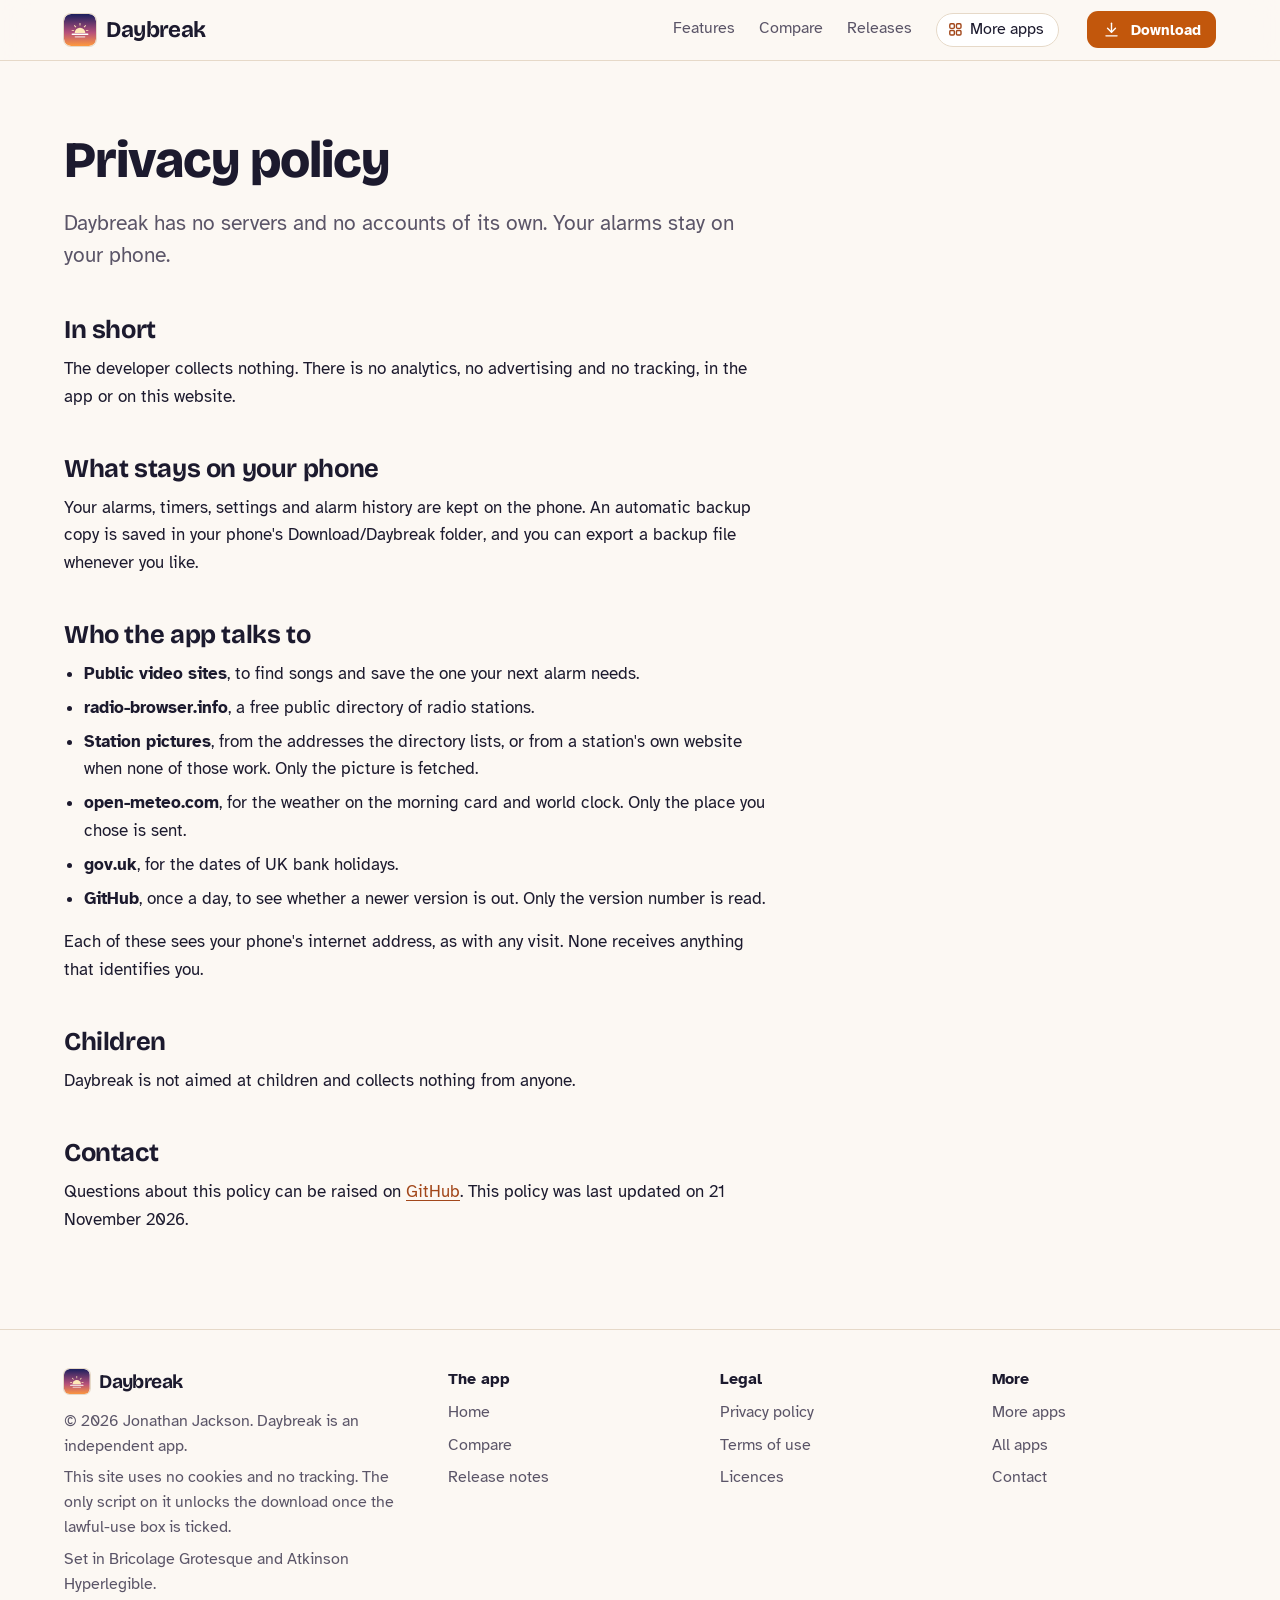
<file: privacy.html>
<!DOCTYPE html>
<html lang="en-GB">
<head>
<meta charset="utf-8">
<meta name="viewport" content="width=device-width, initial-scale=1">
<title>Daybreak privacy policy</title>
<meta name="description" content="What Daybreak does with your information: in short, it stays on your phone.">
<meta name="author" content="Jonathan Jackson">
<link rel="canonical" href="https://customgpter.github.io/daybreak/privacy.html">
<meta name="theme-color" content="#fcf8f3" media="(prefers-color-scheme: light)">
<meta name="theme-color" content="#0e1020" media="(prefers-color-scheme: dark)">
<meta property="og:type" content="website">
<meta property="og:site_name" content="Daybreak">
<meta property="og:title" content="Daybreak privacy policy">
<meta property="og:description" content="What Daybreak does with your information: in short, it stays on your phone.">
<meta property="og:url" content="https://customgpter.github.io/daybreak/privacy.html">
<meta property="og:image" content="https://customgpter.github.io/daybreak/assets/og.png">
<meta property="og:image:width" content="1200">
<meta property="og:image:height" content="630">
<meta property="og:image:alt" content="Daybreak&#x27;s edit alarm screen with a 06:30 weekday alarm set to a radio station">
<meta property="og:locale" content="en_GB">
<meta name="twitter:card" content="summary_large_image">
<link rel="icon" href="./assets/favicon.svg" type="image/svg+xml">
<link rel="apple-touch-icon" href="./assets/apple-touch-icon.png">
<link rel="preload" href="./assets/fonts/bricolage-grotesque-latin.woff2" as="font" type="font/woff2" crossorigin>
<link rel="preload" href="./assets/fonts/atkinson-hyperlegible-latin-400-normal.woff2" as="font" type="font/woff2" crossorigin>
<link rel="stylesheet" href="./assets/site.css?v=1">
<link rel="stylesheet" href="./assets/house.css?v=1">
<link rel="stylesheet" href="./assets/apps-list.css?v=1">
<script src="./assets/apps-list.js?v=1" defer></script>
</head>
<body>
<a class="skip" href="#main">Skip to content</a>
<header class="masthead">
<div class="wrap">
<a class="brand" href="./" aria-label="Daybreak home"><svg viewBox="0 0 108 108" aria-hidden="true"><defs><linearGradient id="G" x1="0" y1="1" x2="0" y2="0"><stop offset="0" stop-color="#FF9A3D"/><stop offset=".42" stop-color="#B5507A"/><stop offset="1" stop-color="#1B1F5E"/></linearGradient></defs><rect width="108" height="108" rx="24" fill="url(#G)"/><path fill="#FFE9B8" d="M36 64a18 18 0 0 1 36 0z"/><path fill="#FFF" d="M28 66h52a2.5 2.5 0 0 1 0 5H28a2.5 2.5 0 0 1 0-5z"/><path fill="#FFF" fill-opacity=".7" d="M38 75h32a2 2 0 0 1 0 4H38a2 2 0 0 1 0-4z"/><path fill="#FFE9B8" d="M52.5 30h3v9h-3zM33.4 39.5l2.1-2.1 6 6-2.1 2.1zM72.5 37.4l2.1 2.1-6 6-2.1-2.1zM26 54.5h8v3h-8zM74 54.5h8v3h-8z"/></svg><span>Daybreak</span></a>
<nav aria-label="Main"><ul><li><a href="./#features">Features</a></li><li><a href="./compare.html">Compare</a></li><li><a href="./releases.html">Releases</a></li><li><a class="more-apps" href="./more-apps.html"><svg class="ico" viewBox="0 0 24 24" aria-hidden="true"><rect x="4" y="4" width="6.5" height="6.5" rx="1.6"/><rect x="13.5" y="4" width="6.5" height="6.5" rx="1.6"/><rect x="4" y="13.5" width="6.5" height="6.5" rx="1.6"/><rect x="13.5" y="13.5" width="6.5" height="6.5" rx="1.6"/></svg>More apps</a></li></ul></nav>
<a class="button small" href="./#download"><svg class="ico" viewBox="0 0 24 24" aria-hidden="true"><path d="M12 4v11"/><path d="M7 10.5l5 5 5-5"/><path d="M5 20h14"/></svg>Download</a>
</div>
</header>
<main id="main" class="doc">
<div class="wrap">
<div class="measure">
<h1>Privacy policy</h1>
<p class="lede">Daybreak has no servers and no accounts of its own. Your alarms stay on your phone.</p>
<h2 id="short">In short</h2><p>The developer collects nothing. There is no analytics, no advertising and no tracking, in the app or on this website.</p><h2 id="on-phone">What stays on your phone</h2><p>Your alarms, timers, settings and alarm history are kept on the phone. An automatic backup copy is saved in your phone's Download/Daybreak folder, and you can export a backup file whenever you like.</p><h2 id="services">Who the app talks to</h2><ul><li><b>Public video sites</b>, to find songs and save the one your next alarm needs.</li><li><b>radio-browser.info</b>, a free public directory of radio stations.</li><li><b>Station pictures</b>, from the addresses the directory lists, or from a station&#x27;s own website when none of those work. Only the picture is fetched.</li><li><b>open-meteo.com</b>, for the weather on the morning card and world clock. Only the place you chose is sent.</li><li><b>gov.uk</b>, for the dates of UK bank holidays.</li><li><b>GitHub</b>, once a day, to see whether a newer version is out. Only the version number is read.</li></ul><p>Each of these sees your phone's internet address, as with any visit. None receives anything that identifies you.</p><h2 id="children">Children</h2><p>Daybreak is not aimed at children and collects nothing from anyone.</p>
<h2 id="contact">Contact</h2>
<p>Questions about this policy can be raised on <a href="https://github.com/CustomGPTer/daybreak/issues">GitHub</a>. This policy was last updated on 21 November 2026.</p>
</div>
</div>
</main>
<footer class="colophon">
<div class="wrap">
<div>
<a class="brand" href="./" aria-label="Daybreak home"><svg viewBox="0 0 108 108" aria-hidden="true"><defs><linearGradient id="G" x1="0" y1="1" x2="0" y2="0"><stop offset="0" stop-color="#FF9A3D"/><stop offset=".42" stop-color="#B5507A"/><stop offset="1" stop-color="#1B1F5E"/></linearGradient></defs><rect width="108" height="108" rx="24" fill="url(#G)"/><path fill="#FFE9B8" d="M36 64a18 18 0 0 1 36 0z"/><path fill="#FFF" d="M28 66h52a2.5 2.5 0 0 1 0 5H28a2.5 2.5 0 0 1 0-5z"/><path fill="#FFF" fill-opacity=".7" d="M38 75h32a2 2 0 0 1 0 4H38a2 2 0 0 1 0-4z"/><path fill="#FFE9B8" d="M52.5 30h3v9h-3zM33.4 39.5l2.1-2.1 6 6-2.1 2.1zM72.5 37.4l2.1 2.1-6 6-2.1-2.1zM26 54.5h8v3h-8zM74 54.5h8v3h-8z"/></svg><span>Daybreak</span></a>
<p>&copy; 2026 Jonathan Jackson. Daybreak is an independent app.</p>
<p>This site uses no cookies and no tracking. The only script on it unlocks the download once the lawful-use box is ticked.</p>
<p>Set in Bricolage Grotesque and Atkinson Hyperlegible.</p>
</div>
<nav aria-label="The app"><h2>The app</h2><ul>
<li><a href="./">Home</a></li>
<li><a href="./compare.html">Compare</a></li>
<li><a href="./releases.html">Release notes</a></li>
</ul></nav>
<nav aria-label="Legal"><h2>Legal</h2><ul>
<li><a href="./privacy.html">Privacy policy</a></li>
<li><a href="./terms.html">Terms of use</a></li>
<li><a href="./licences.html">Licences</a></li>
</ul></nav>
<nav aria-label="More"><h2>More</h2><ul>
<li><a href="./more-apps.html">More apps</a></li>
<li><a href="https://customgpter.github.io/">All apps</a></li>
<li><a href="https://github.com/CustomGPTer/daybreak/issues">Contact</a></li>
</ul></nav>
</div>
</footer>
</body>
</html>
</file>
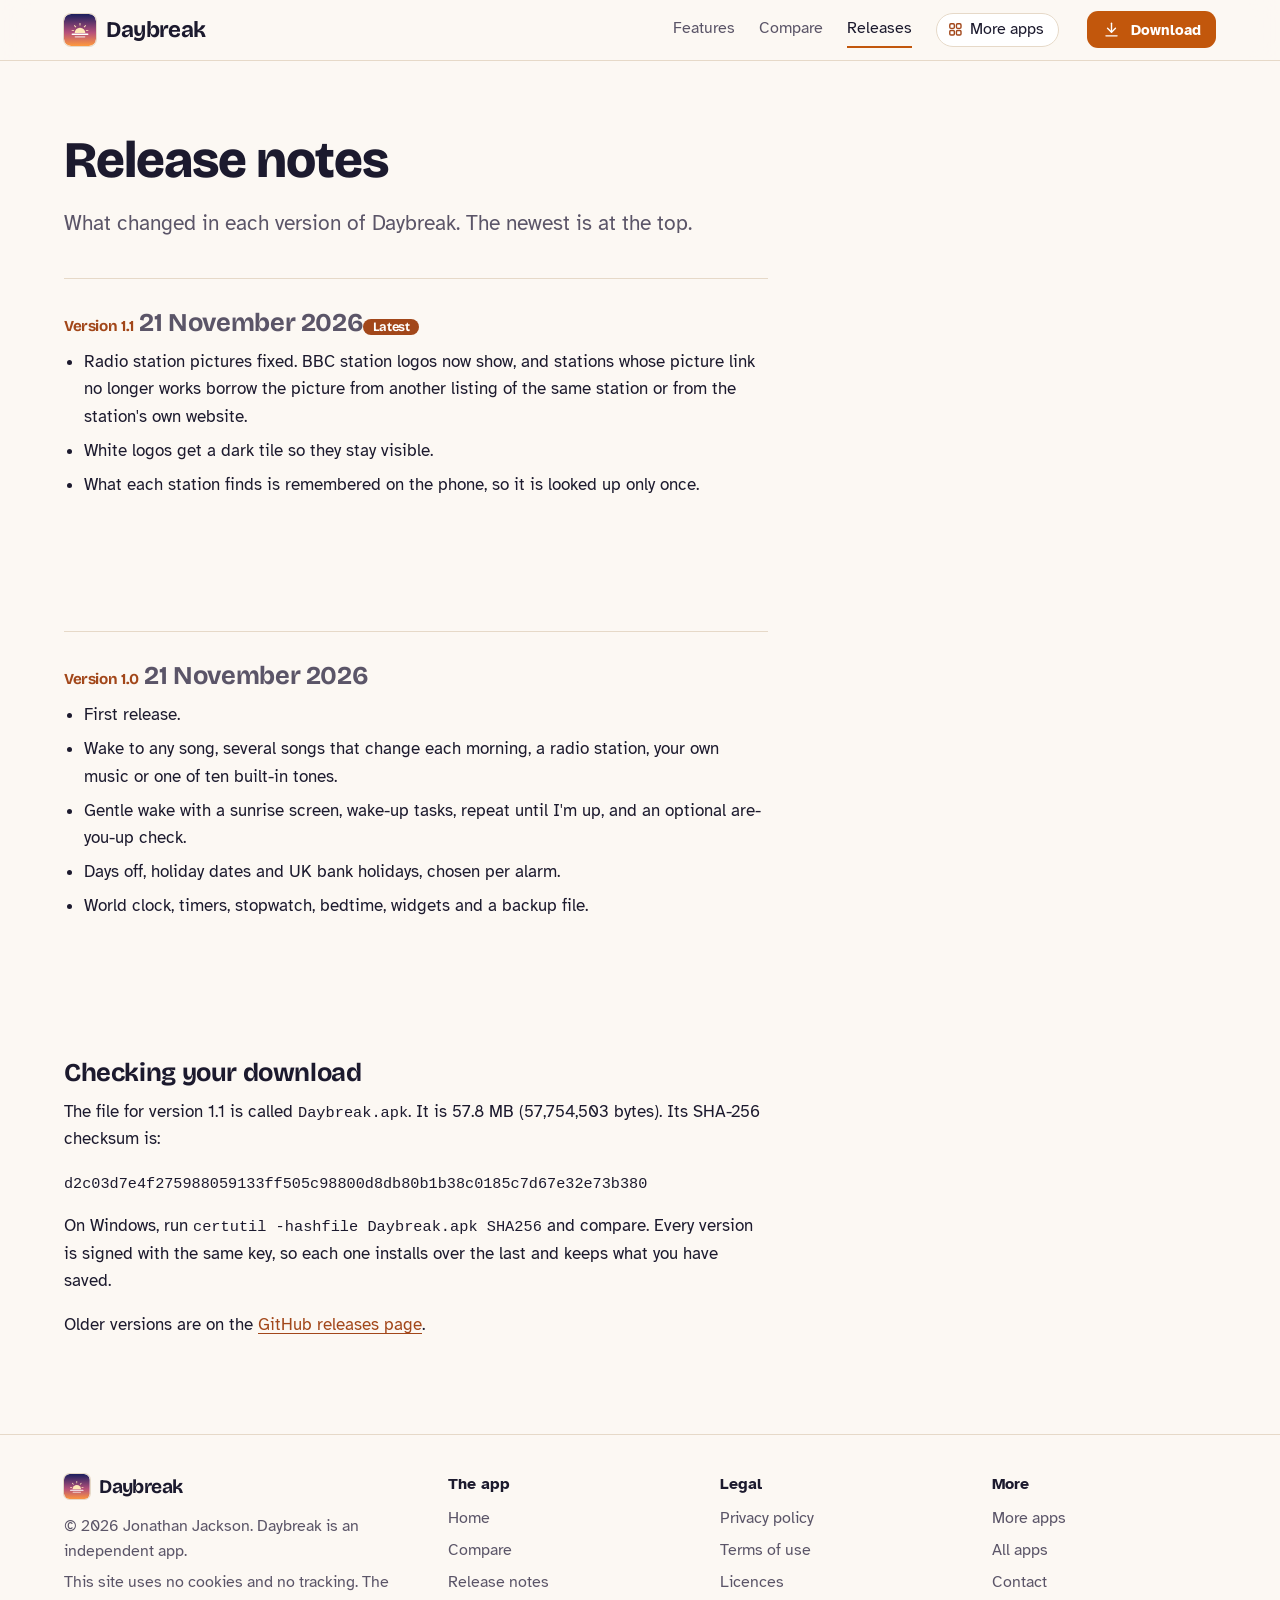
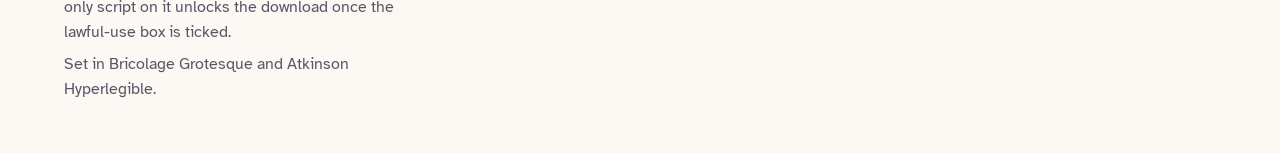
<file: releases.html>
<!DOCTYPE html>
<html lang="en-GB">
<head>
<meta charset="utf-8">
<meta name="viewport" content="width=device-width, initial-scale=1">
<title>Daybreak release notes</title>
<meta name="description" content="What changed in each version of Daybreak, with the file size and checksum to check your download.">
<meta name="author" content="Jonathan Jackson">
<link rel="canonical" href="https://customgpter.github.io/daybreak/releases.html">
<meta name="theme-color" content="#fcf8f3" media="(prefers-color-scheme: light)">
<meta name="theme-color" content="#0e1020" media="(prefers-color-scheme: dark)">
<meta property="og:type" content="website">
<meta property="og:site_name" content="Daybreak">
<meta property="og:title" content="Daybreak release notes">
<meta property="og:description" content="What changed in each version of Daybreak, with the file size and checksum to check your download.">
<meta property="og:url" content="https://customgpter.github.io/daybreak/releases.html">
<meta property="og:image" content="https://customgpter.github.io/daybreak/assets/og.png">
<meta property="og:image:width" content="1200">
<meta property="og:image:height" content="630">
<meta property="og:image:alt" content="Daybreak&#x27;s edit alarm screen with a 06:30 weekday alarm set to a radio station">
<meta property="og:locale" content="en_GB">
<meta name="twitter:card" content="summary_large_image">
<link rel="icon" href="./assets/favicon.svg" type="image/svg+xml">
<link rel="apple-touch-icon" href="./assets/apple-touch-icon.png">
<link rel="preload" href="./assets/fonts/bricolage-grotesque-latin.woff2" as="font" type="font/woff2" crossorigin>
<link rel="preload" href="./assets/fonts/atkinson-hyperlegible-latin-400-normal.woff2" as="font" type="font/woff2" crossorigin>
<link rel="stylesheet" href="./assets/site.css?v=1">
<link rel="stylesheet" href="./assets/house.css?v=1">
<link rel="stylesheet" href="./assets/apps-list.css?v=1">
<script src="./assets/apps-list.js?v=1" defer></script>
</head>
<body>
<a class="skip" href="#main">Skip to content</a>
<header class="masthead">
<div class="wrap">
<a class="brand" href="./" aria-label="Daybreak home"><svg viewBox="0 0 108 108" aria-hidden="true"><defs><linearGradient id="G" x1="0" y1="1" x2="0" y2="0"><stop offset="0" stop-color="#FF9A3D"/><stop offset=".42" stop-color="#B5507A"/><stop offset="1" stop-color="#1B1F5E"/></linearGradient></defs><rect width="108" height="108" rx="24" fill="url(#G)"/><path fill="#FFE9B8" d="M36 64a18 18 0 0 1 36 0z"/><path fill="#FFF" d="M28 66h52a2.5 2.5 0 0 1 0 5H28a2.5 2.5 0 0 1 0-5z"/><path fill="#FFF" fill-opacity=".7" d="M38 75h32a2 2 0 0 1 0 4H38a2 2 0 0 1 0-4z"/><path fill="#FFE9B8" d="M52.5 30h3v9h-3zM33.4 39.5l2.1-2.1 6 6-2.1 2.1zM72.5 37.4l2.1 2.1-6 6-2.1-2.1zM26 54.5h8v3h-8zM74 54.5h8v3h-8z"/></svg><span>Daybreak</span></a>
<nav aria-label="Main"><ul><li><a href="./#features">Features</a></li><li><a href="./compare.html">Compare</a></li><li><a href="./releases.html" aria-current="page">Releases</a></li><li><a class="more-apps" href="./more-apps.html"><svg class="ico" viewBox="0 0 24 24" aria-hidden="true"><rect x="4" y="4" width="6.5" height="6.5" rx="1.6"/><rect x="13.5" y="4" width="6.5" height="6.5" rx="1.6"/><rect x="4" y="13.5" width="6.5" height="6.5" rx="1.6"/><rect x="13.5" y="13.5" width="6.5" height="6.5" rx="1.6"/></svg>More apps</a></li></ul></nav>
<a class="button small" href="./#download"><svg class="ico" viewBox="0 0 24 24" aria-hidden="true"><path d="M12 4v11"/><path d="M7 10.5l5 5 5-5"/><path d="M5 20h14"/></svg>Download</a>
</div>
</header>
<main id="main" class="doc">
<div class="wrap">
<div class="measure">
<h1>Release notes</h1>
<p class="lede">What changed in each version of Daybreak. The newest is at the top.</p>
<section class="release" id="v1.1"><h2><span class="ver">Version 1.1</span> <span class="when">21 November 2026</span><span class="tag">Latest</span></h2><ul><li>Radio station pictures fixed. BBC station logos now show, and stations whose picture link no longer works borrow the picture from another listing of the same station or from the station&#x27;s own website.</li><li>White logos get a dark tile so they stay visible.</li><li>What each station finds is remembered on the phone, so it is looked up only once.</li></ul></section>
<section class="release" id="v1.0"><h2><span class="ver">Version 1.0</span> <span class="when">21 November 2026</span></h2><ul><li>First release.</li><li>Wake to any song, several songs that change each morning, a radio station, your own music or one of ten built-in tones.</li><li>Gentle wake with a sunrise screen, wake-up tasks, repeat until I'm up, and an optional are-you-up check.</li><li>Days off, holiday dates and UK bank holidays, chosen per alarm.</li><li>World clock, timers, stopwatch, bedtime, widgets and a backup file.</li></ul></section>
<h2 id="checking">Checking your download</h2>
<p>The file for version 1.1 is called <code>Daybreak.apk</code>. It is 57.8 MB (57,754,503 bytes). Its SHA-256 checksum is:</p>
<p><code class="sum">d2c03d7e4f275988059133ff505c98800d8db80b1b38c0185c7d67e32e73b380</code></p>
<p>On Windows, run <code>certutil -hashfile Daybreak.apk SHA256</code> and compare. Every version is signed with the same key, so each one installs over the last and keeps what you have saved.</p>
<p>Older versions are on the <a href="https://github.com/CustomGPTer/daybreak/releases">GitHub releases page</a>.</p>
</div>
</div>
</main>
<footer class="colophon">
<div class="wrap">
<div>
<a class="brand" href="./" aria-label="Daybreak home"><svg viewBox="0 0 108 108" aria-hidden="true"><defs><linearGradient id="G" x1="0" y1="1" x2="0" y2="0"><stop offset="0" stop-color="#FF9A3D"/><stop offset=".42" stop-color="#B5507A"/><stop offset="1" stop-color="#1B1F5E"/></linearGradient></defs><rect width="108" height="108" rx="24" fill="url(#G)"/><path fill="#FFE9B8" d="M36 64a18 18 0 0 1 36 0z"/><path fill="#FFF" d="M28 66h52a2.5 2.5 0 0 1 0 5H28a2.5 2.5 0 0 1 0-5z"/><path fill="#FFF" fill-opacity=".7" d="M38 75h32a2 2 0 0 1 0 4H38a2 2 0 0 1 0-4z"/><path fill="#FFE9B8" d="M52.5 30h3v9h-3zM33.4 39.5l2.1-2.1 6 6-2.1 2.1zM72.5 37.4l2.1 2.1-6 6-2.1-2.1zM26 54.5h8v3h-8zM74 54.5h8v3h-8z"/></svg><span>Daybreak</span></a>
<p>&copy; 2026 Jonathan Jackson. Daybreak is an independent app.</p>
<p>This site uses no cookies and no tracking. The only script on it unlocks the download once the lawful-use box is ticked.</p>
<p>Set in Bricolage Grotesque and Atkinson Hyperlegible.</p>
</div>
<nav aria-label="The app"><h2>The app</h2><ul>
<li><a href="./">Home</a></li>
<li><a href="./compare.html">Compare</a></li>
<li><a href="./releases.html">Release notes</a></li>
</ul></nav>
<nav aria-label="Legal"><h2>Legal</h2><ul>
<li><a href="./privacy.html">Privacy policy</a></li>
<li><a href="./terms.html">Terms of use</a></li>
<li><a href="./licences.html">Licences</a></li>
</ul></nav>
<nav aria-label="More"><h2>More</h2><ul>
<li><a href="./more-apps.html">More apps</a></li>
<li><a href="https://customgpter.github.io/">All apps</a></li>
<li><a href="https://github.com/CustomGPTer/daybreak/issues">Contact</a></li>
</ul></nav>
</div>
</footer>
</body>
</html>
</file>
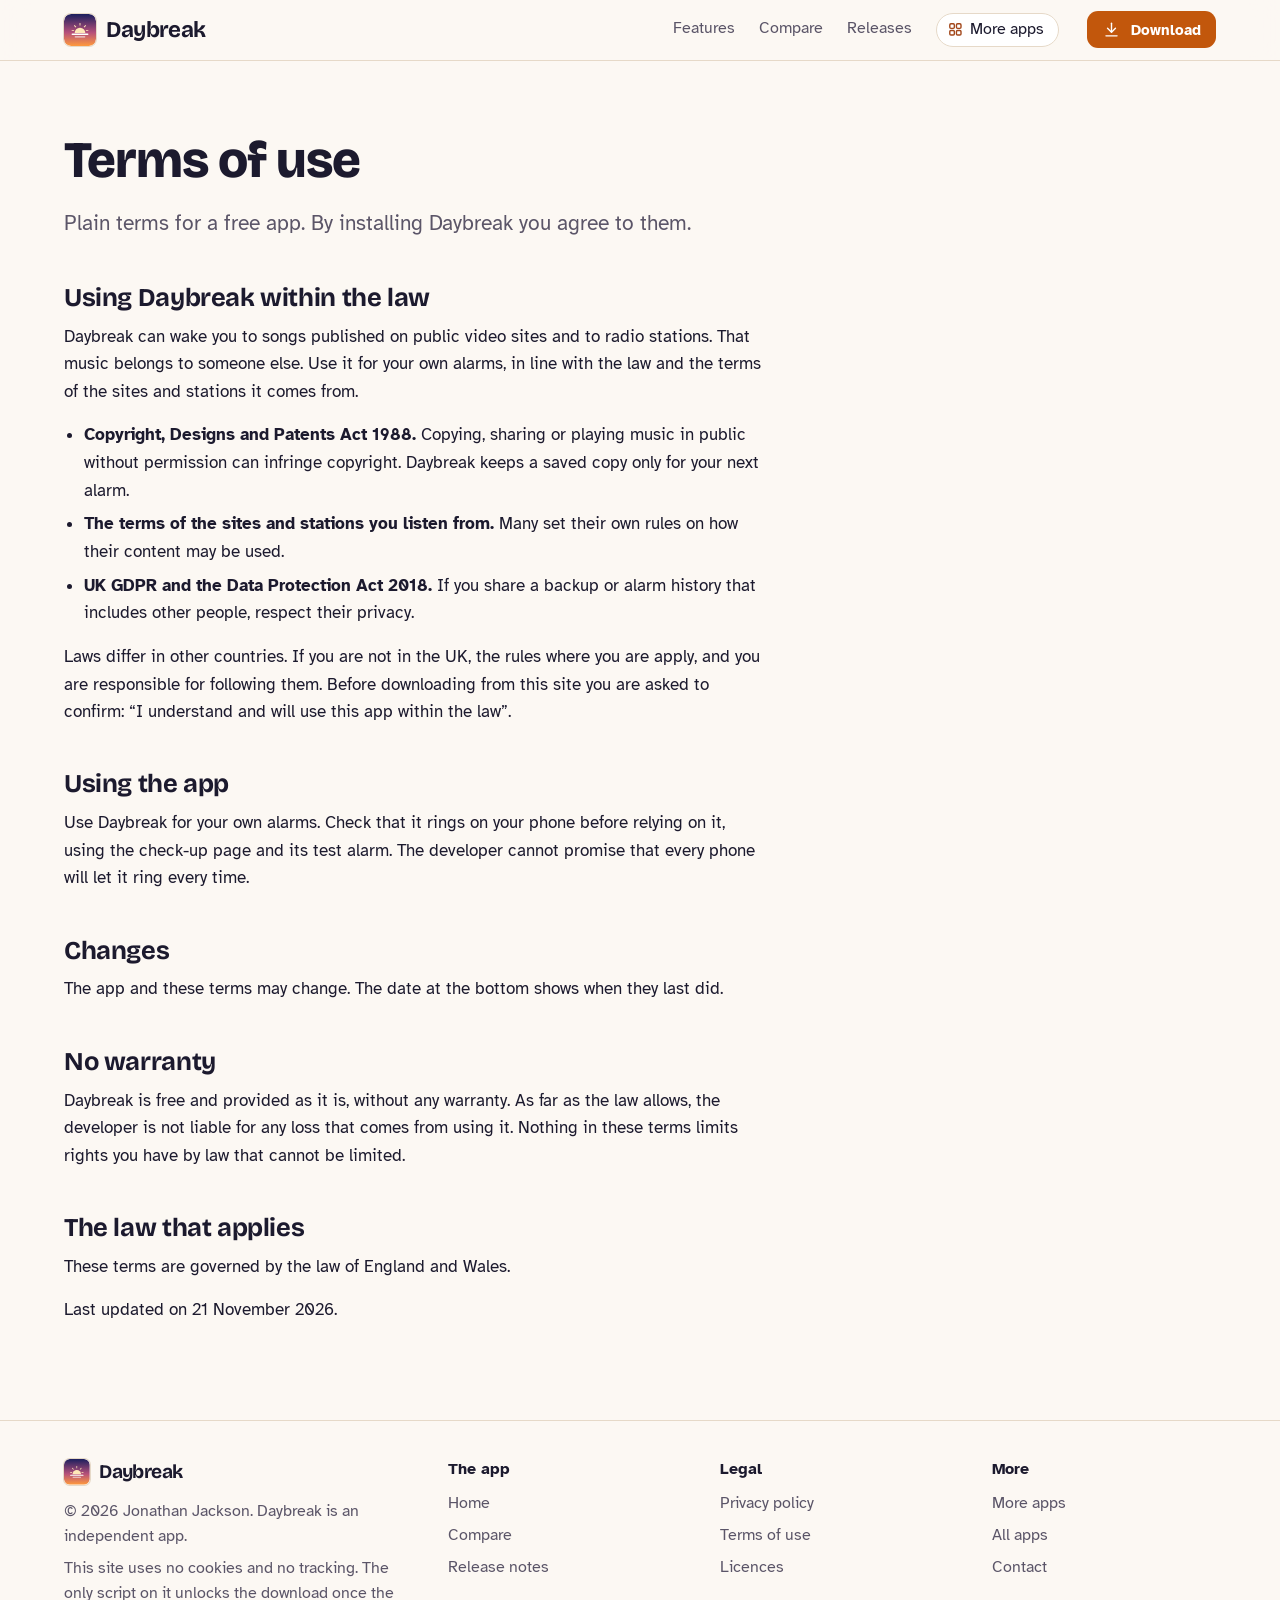
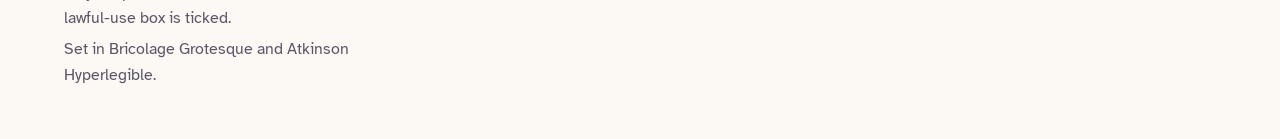
<file: terms.html>
<!DOCTYPE html>
<html lang="en-GB">
<head>
<meta charset="utf-8">
<meta name="viewport" content="width=device-width, initial-scale=1">
<title>Daybreak terms of use</title>
<meta name="description" content="The terms for using Daybreak, including using it within the law.">
<meta name="author" content="Jonathan Jackson">
<link rel="canonical" href="https://customgpter.github.io/daybreak/terms.html">
<meta name="theme-color" content="#fcf8f3" media="(prefers-color-scheme: light)">
<meta name="theme-color" content="#0e1020" media="(prefers-color-scheme: dark)">
<meta property="og:type" content="website">
<meta property="og:site_name" content="Daybreak">
<meta property="og:title" content="Daybreak terms of use">
<meta property="og:description" content="The terms for using Daybreak, including using it within the law.">
<meta property="og:url" content="https://customgpter.github.io/daybreak/terms.html">
<meta property="og:image" content="https://customgpter.github.io/daybreak/assets/og.png">
<meta property="og:image:width" content="1200">
<meta property="og:image:height" content="630">
<meta property="og:image:alt" content="Daybreak&#x27;s edit alarm screen with a 06:30 weekday alarm set to a radio station">
<meta property="og:locale" content="en_GB">
<meta name="twitter:card" content="summary_large_image">
<link rel="icon" href="./assets/favicon.svg" type="image/svg+xml">
<link rel="apple-touch-icon" href="./assets/apple-touch-icon.png">
<link rel="preload" href="./assets/fonts/bricolage-grotesque-latin.woff2" as="font" type="font/woff2" crossorigin>
<link rel="preload" href="./assets/fonts/atkinson-hyperlegible-latin-400-normal.woff2" as="font" type="font/woff2" crossorigin>
<link rel="stylesheet" href="./assets/site.css?v=1">
<link rel="stylesheet" href="./assets/house.css?v=1">
<link rel="stylesheet" href="./assets/apps-list.css?v=1">
<script src="./assets/apps-list.js?v=1" defer></script>
</head>
<body>
<a class="skip" href="#main">Skip to content</a>
<header class="masthead">
<div class="wrap">
<a class="brand" href="./" aria-label="Daybreak home"><svg viewBox="0 0 108 108" aria-hidden="true"><defs><linearGradient id="G" x1="0" y1="1" x2="0" y2="0"><stop offset="0" stop-color="#FF9A3D"/><stop offset=".42" stop-color="#B5507A"/><stop offset="1" stop-color="#1B1F5E"/></linearGradient></defs><rect width="108" height="108" rx="24" fill="url(#G)"/><path fill="#FFE9B8" d="M36 64a18 18 0 0 1 36 0z"/><path fill="#FFF" d="M28 66h52a2.5 2.5 0 0 1 0 5H28a2.5 2.5 0 0 1 0-5z"/><path fill="#FFF" fill-opacity=".7" d="M38 75h32a2 2 0 0 1 0 4H38a2 2 0 0 1 0-4z"/><path fill="#FFE9B8" d="M52.5 30h3v9h-3zM33.4 39.5l2.1-2.1 6 6-2.1 2.1zM72.5 37.4l2.1 2.1-6 6-2.1-2.1zM26 54.5h8v3h-8zM74 54.5h8v3h-8z"/></svg><span>Daybreak</span></a>
<nav aria-label="Main"><ul><li><a href="./#features">Features</a></li><li><a href="./compare.html">Compare</a></li><li><a href="./releases.html">Releases</a></li><li><a class="more-apps" href="./more-apps.html"><svg class="ico" viewBox="0 0 24 24" aria-hidden="true"><rect x="4" y="4" width="6.5" height="6.5" rx="1.6"/><rect x="13.5" y="4" width="6.5" height="6.5" rx="1.6"/><rect x="4" y="13.5" width="6.5" height="6.5" rx="1.6"/><rect x="13.5" y="13.5" width="6.5" height="6.5" rx="1.6"/></svg>More apps</a></li></ul></nav>
<a class="button small" href="./#download"><svg class="ico" viewBox="0 0 24 24" aria-hidden="true"><path d="M12 4v11"/><path d="M7 10.5l5 5 5-5"/><path d="M5 20h14"/></svg>Download</a>
</div>
</header>
<main id="main" class="doc">
<div class="wrap">
<div class="measure">
<h1>Terms of use</h1>
<p class="lede">Plain terms for a free app. By installing Daybreak you agree to them.</p>
<h2 id="law">Using Daybreak within the law</h2><p>Daybreak can wake you to songs published on public video sites and to radio stations. That music belongs to someone else. Use it for your own alarms, in line with the law and the terms of the sites and stations it comes from.</p><ul><li><b>Copyright, Designs and Patents Act 1988.</b> Copying, sharing or playing music in public without permission can infringe copyright. Daybreak keeps a saved copy only for your next alarm.</li><li><b>The terms of the sites and stations you listen from.</b> Many set their own rules on how their content may be used.</li><li><b>UK GDPR and the Data Protection Act 2018.</b> If you share a backup or alarm history that includes other people, respect their privacy.</li></ul><p>Laws differ in other countries. If you are not in the UK, the rules where you are apply, and you are responsible for following them. Before downloading from this site you are asked to confirm: &ldquo;I understand and will use this app within the law&rdquo;.</p><h2 id="use">Using the app</h2><p>Use Daybreak for your own alarms. Check that it rings on your phone before relying on it, using the check-up page and its test alarm. The developer cannot promise that every phone will let it ring every time.</p><h2 id="changes">Changes</h2><p>The app and these terms may change. The date at the bottom shows when they last did.</p>
<h2 id="no-warranty">No warranty</h2>
<p>Daybreak is free and provided as it is, without any warranty. As far as the law allows, the developer is not liable for any loss that comes from using it. Nothing in these terms limits rights you have by law that cannot be limited.</p>
<h2 id="governing">The law that applies</h2>
<p>These terms are governed by the law of England and Wales.</p>
<p>Last updated on 21 November 2026.</p>
</div>
</div>
</main>
<footer class="colophon">
<div class="wrap">
<div>
<a class="brand" href="./" aria-label="Daybreak home"><svg viewBox="0 0 108 108" aria-hidden="true"><defs><linearGradient id="G" x1="0" y1="1" x2="0" y2="0"><stop offset="0" stop-color="#FF9A3D"/><stop offset=".42" stop-color="#B5507A"/><stop offset="1" stop-color="#1B1F5E"/></linearGradient></defs><rect width="108" height="108" rx="24" fill="url(#G)"/><path fill="#FFE9B8" d="M36 64a18 18 0 0 1 36 0z"/><path fill="#FFF" d="M28 66h52a2.5 2.5 0 0 1 0 5H28a2.5 2.5 0 0 1 0-5z"/><path fill="#FFF" fill-opacity=".7" d="M38 75h32a2 2 0 0 1 0 4H38a2 2 0 0 1 0-4z"/><path fill="#FFE9B8" d="M52.5 30h3v9h-3zM33.4 39.5l2.1-2.1 6 6-2.1 2.1zM72.5 37.4l2.1 2.1-6 6-2.1-2.1zM26 54.5h8v3h-8zM74 54.5h8v3h-8z"/></svg><span>Daybreak</span></a>
<p>&copy; 2026 Jonathan Jackson. Daybreak is an independent app.</p>
<p>This site uses no cookies and no tracking. The only script on it unlocks the download once the lawful-use box is ticked.</p>
<p>Set in Bricolage Grotesque and Atkinson Hyperlegible.</p>
</div>
<nav aria-label="The app"><h2>The app</h2><ul>
<li><a href="./">Home</a></li>
<li><a href="./compare.html">Compare</a></li>
<li><a href="./releases.html">Release notes</a></li>
</ul></nav>
<nav aria-label="Legal"><h2>Legal</h2><ul>
<li><a href="./privacy.html">Privacy policy</a></li>
<li><a href="./terms.html">Terms of use</a></li>
<li><a href="./licences.html">Licences</a></li>
</ul></nav>
<nav aria-label="More"><h2>More</h2><ul>
<li><a href="./more-apps.html">More apps</a></li>
<li><a href="https://customgpter.github.io/">All apps</a></li>
<li><a href="https://github.com/CustomGPTer/daybreak/issues">Contact</a></li>
</ul></nav>
</div>
</footer>
</body>
</html>
</file>
<file: assets/site.css>
@font-face{font-family:"Bricolage Grotesque";src:url("fonts/bricolage-grotesque-latin.woff2") format("woff2");font-weight:200 800;font-style:normal;font-display:swap}
@font-face{font-family:"Atkinson Hyperlegible";src:url("fonts/atkinson-hyperlegible-latin-400-normal.woff2") format("woff2");font-weight:400;font-style:normal;font-display:swap}
@font-face{font-family:"Atkinson Hyperlegible";src:url("fonts/atkinson-hyperlegible-latin-700-normal.woff2") format("woff2");font-weight:700;font-style:normal;font-display:swap}

/* Daylight page, night-time camera. The lamp colour is kept for the one thing to press and for what the camera has seen. */
:root{
  --page:#f2f5f9; --panel:#ffffff; --raised:#e8edf3; --ink:#0d1a2b; --soft:#465468; --rule:#d2dae4;
  --accent:#0a6a55; --accent-ink:#ffffff; --warn:#8a5200; --rec:#d3302f;
  --lamp:#ffb347; --lamp-ink:#231400; --lamp-text:#8a5200;
  --night:#09111e; --night-2:#111d30; --night-3:#1a2a43; --night-ink:#eaf0f8; --night-soft:#9fb0c7; --night-rule:#24364f; --iris:#55d6ab;
  --display:"Bricolage Grotesque","Atkinson Hyperlegible",system-ui,sans-serif;
  --sans:"Atkinson Hyperlegible",system-ui,-apple-system,"Segoe UI",Roboto,sans-serif;
  --mono:ui-monospace,SFMono-Regular,Menlo,Consolas,"Liberation Mono",monospace;
  color-scheme:light dark;
}
@media (prefers-color-scheme:dark){
  :root{--page:#0a111b; --panel:#111a27; --raised:#182434; --ink:#e9eef5; --soft:#a0aec0; --rule:#243247;
    --accent:#55d6ab; --accent-ink:#00281d; --warn:#ffb347; --rec:#ff6163; --lamp-text:#ffb347}
}

*,*::before,*::after{box-sizing:border-box}
html{-webkit-text-size-adjust:100%;scroll-behavior:smooth;scroll-padding-top:5.5rem}
@media (prefers-reduced-motion:reduce){html{scroll-behavior:auto}}
body{margin:0;background:var(--page);color:var(--ink);font:400 1.0625rem/1.62 var(--sans);text-rendering:optimizeLegibility;-webkit-font-smoothing:antialiased}
img,svg{max-width:100%;display:block}
a{color:var(--accent);text-decoration-thickness:.07em;text-underline-offset:.2em}
a:hover{text-decoration-thickness:.13em}
:focus-visible{outline:3px solid var(--lamp);outline-offset:3px;border-radius:6px}
code{font:.9em/1 var(--mono);overflow-wrap:anywhere}
h1,h2,h3{font-family:var(--display);font-weight:700;letter-spacing:-.015em;line-height:1.08;margin:0;text-wrap:balance}
p{margin:0 0 1rem}
.skip{position:absolute;left:-999px;top:0;background:var(--ink);color:var(--page);padding:.6rem 1rem;z-index:30;border-radius:0 0 8px 0}
.skip:focus{left:0}
.sr{position:absolute;width:1px;height:1px;overflow:hidden;clip-path:inset(50%);white-space:nowrap}
.wrap{width:min(72rem,100% - 2.5rem);margin-inline:auto}
.measure{max-width:44rem}
.ico{width:1.25em;height:1.25em;flex:none;fill:none;stroke:currentColor;stroke-width:1.75;stroke-linecap:round;stroke-linejoin:round}

/* ---------- masthead */
.masthead{position:sticky;top:0;z-index:20;background:color-mix(in srgb,var(--page) 88%,transparent);-webkit-backdrop-filter:blur(14px) saturate(1.3);backdrop-filter:blur(14px) saturate(1.3);border-bottom:1px solid var(--rule)}
.masthead .wrap{display:flex;flex-wrap:wrap;align-items:center;gap:.35rem 1.75rem;padding-block:.7rem}
.brand{display:inline-flex;align-items:center;gap:.6rem;font:700 1.4rem/1 var(--display);letter-spacing:-.03em;color:var(--ink);text-decoration:none;margin-right:auto}
.brand svg{width:2rem;height:2rem;flex:none;border-radius:.5rem;box-shadow:0 0 0 1px var(--rule)}
.masthead nav ul{display:flex;flex-wrap:wrap;align-items:center;gap:.15rem 1.5rem;list-style:none;margin:0;padding:0;font-size:1rem;line-height:1.3}
.masthead nav a{display:inline-flex;align-items:center;gap:.4rem;color:var(--soft);text-decoration:none;padding-block:.45rem;border-bottom:2px solid transparent}
.masthead nav a:hover{color:var(--ink)}
.masthead nav a[aria-current="page"]{color:var(--ink);border-bottom-color:var(--lamp)}
.masthead nav a.more-apps{color:var(--ink);border:1px solid var(--rule);border-radius:999px;padding:.34rem .85rem .34rem .65rem;background:var(--panel)}
.masthead nav a.more-apps .ico{width:1.05em;height:1.05em;color:var(--accent);stroke-width:2}
.masthead nav a.more-apps:hover,.masthead nav a.more-apps[aria-current="page"]{border-color:var(--accent)}
.button{display:inline-flex;align-items:center;gap:.6rem;background:var(--lamp);color:var(--lamp-ink);font:700 1.08rem/1.2 var(--sans);text-decoration:none;padding:.95rem 1.5rem;border-radius:14px;box-shadow:0 1px 0 rgba(255,255,255,.45) inset,0 12px 24px -14px rgba(138,82,0,.9)}
.button:hover{background:#ffc56e}
.button:active{transform:translateY(1px)}
.button.small{font-size:.95rem;padding:.55rem .95rem;border-radius:11px;box-shadow:none}
.button.quiet{background:none;box-shadow:none;border:1px solid var(--rule);color:var(--ink)}
.button.quiet:hover{border-color:var(--ink);background:none}
@media (max-width:52rem){
  .masthead nav{order:3;flex:1 0 100%}
  .masthead nav ul{gap:.1rem .85rem;font-size:.95rem}
  .masthead nav .wide{display:none}
}
@media (max-width:24rem){.masthead nav a.more-apps .ico{display:none}.masthead nav a.more-apps{padding-inline:.7rem}}

/* ---------- hero */
.hero{padding-block:clamp(2.2rem,6vw,4.75rem) clamp(2.5rem,6vw,4.5rem);overflow:hidden}
.hero-grid{display:grid;gap:clamp(2.25rem,5vw,4rem);align-items:center}
@media (min-width:62rem){.hero-grid{grid-template-columns:minmax(0,11fr) minmax(0,10fr)}}
.hero h1{font-size:clamp(2.6rem,6vw,4.25rem);font-weight:800;line-height:1;letter-spacing:-.022em;margin-bottom:1.5rem}
.lede{font-size:clamp(1.14rem,2vw,1.3rem);line-height:1.55;color:var(--soft);margin:0 0 1rem;max-width:34rem}
.get{display:flex;flex-wrap:wrap;align-items:center;gap:.9rem 1.5rem;margin:1.8rem 0 1.1rem}
.get .aside{font-weight:700;color:var(--ink)}
.facts{font-size:.98rem;line-height:1.5;color:var(--soft);margin:0 0 .5rem;max-width:36rem}
.pills{display:flex;flex-wrap:wrap;gap:.45rem;list-style:none;margin:0 0 1rem;padding:0;font-size:.95rem}
.pills li{border:1px solid var(--rule);border-radius:999px;padding:.22rem .8rem;background:var(--panel);color:var(--soft)}

/* the monitor: the camera's view, the day beneath it, and the alert it sends */
.monitor{position:relative;max-width:36rem;margin-inline:auto;width:100%;padding-bottom:3.1rem}
@media (min-width:62rem){.monitor{margin-inline:auto 0}}
.screen{position:relative;background:var(--night);border-radius:22px;padding:.6rem;box-shadow:0 0 0 1px var(--night-rule),0 30px 60px -30px rgba(9,17,30,.75)}
.cam{position:relative;border-radius:15px;overflow:hidden;aspect-ratio:16/10;background:#0b1626}
.cam svg{width:100%;height:100%}
.cam text{font:700 15px var(--sans);fill:#231400}
.hud{position:absolute;display:inline-flex;align-items:center;gap:.4rem;font:700 .76rem/1 var(--sans);color:var(--night-ink);background:rgba(6,12,22,.62);border-radius:999px;padding:.38rem .65rem;letter-spacing:.01em}
.hud i{width:.5rem;height:.5rem;border-radius:50%;background:var(--iris)}
.hud.watching{left:.7rem;top:.7rem}
.hud.rec{right:.7rem;top:.7rem}
.hud.rec i{background:#ff5a5c}
.hud.stamp{left:.7rem;bottom:.7rem;font:400 .74rem/1 var(--mono);border-radius:6px;color:#d5deea}
.hud.place{right:.7rem;bottom:.7rem;border-radius:6px;font-weight:400;color:#d5deea}
.day{padding:.85rem .55rem 2rem;color:var(--night-soft);font-size:.8rem;line-height:1.2}
.day-head{display:flex;justify-content:space-between;margin-bottom:.6rem}
.day-head b{color:var(--night-ink)}
.track{position:relative;height:1.5rem;border-radius:7px;background:repeating-linear-gradient(90deg,var(--night-3) 0 1px,transparent 1px calc(100% / 24)),var(--night-2);box-shadow:inset 0 0 0 1px var(--night-rule)}
.ev{position:absolute;top:3px;bottom:3px;width:max(5px,1.1%);border-radius:3px;background:var(--iris);left:var(--at)}
.ev.seen{background:var(--lamp)}
.now{position:absolute;top:-4px;bottom:-4px;left:var(--at);width:2px;background:var(--night-ink);border-radius:2px}
.hours{display:flex;justify-content:space-between;margin-top:.4rem;font-size:.72rem}
.alert{position:absolute;right:-.4rem;bottom:0;display:flex;align-items:center;gap:.75rem;width:min(19rem,88%);background:var(--panel);color:var(--ink);border:1px solid var(--rule);border-radius:16px;padding:.65rem .8rem;box-shadow:0 18px 36px -18px rgba(9,17,30,.55)}
.alert .thumb{flex:none;width:3.1rem;height:3.1rem;border-radius:10px;background:linear-gradient(160deg,#16263d,#0b1626);position:relative;overflow:hidden}
.alert .thumb::before{content:"";position:absolute;left:50%;bottom:0;width:38%;height:62%;translate:-50% 0;border-radius:40% 40% 0 0;background:#6f86a6}
.alert .thumb::after{content:"";position:absolute;left:50%;top:14%;width:26%;aspect-ratio:1;translate:-50% 0;border-radius:50%;background:#8ea4c2}
.alert b{display:block;font-size:.98rem;line-height:1.25}
.alert span{display:block;font-size:.86rem;color:var(--soft);line-height:1.3}
.alert .dot{flex:none;width:.6rem;height:.6rem;border-radius:50%;background:var(--lamp);margin-left:auto;box-shadow:0 0 0 4px color-mix(in srgb,var(--lamp) 25%,transparent)}
@media (max-width:26rem){.alert{right:0}}
@media (prefers-reduced-motion:no-preference){
  .cam .spill{animation:vg-in .9s ease-out .25s both}
  .cam .who{animation:vg-step .9s cubic-bezier(.2,.8,.25,1) .9s both}
  .cam .mark{animation:vg-lock .45s cubic-bezier(.3,1.4,.5,1) 1.7s both;transform-box:fill-box;transform-origin:center}
  .hud.rec{animation:vg-in .3s ease-out 2.05s both}
  .hud.rec i{animation:vg-blink 1.2s steps(2,jump-none) 2.3s 4}
  .ev.seen,.now{animation:vg-pop .4s cubic-bezier(.3,1.5,.5,1) 2.4s both}
  .alert{animation:vg-rise .6s cubic-bezier(.2,.8,.25,1) 2.9s both}
  @keyframes vg-in{from{opacity:0}to{opacity:1}}
  @keyframes vg-step{from{opacity:0;transform:translateX(18px)}to{opacity:1;transform:none}}
  @keyframes vg-lock{from{opacity:0;transform:scale(1.12)}to{opacity:1;transform:none}}
  @keyframes vg-blink{from{opacity:1}to{opacity:.25}}
  @keyframes vg-pop{from{opacity:0;transform:scaleY(.2)}to{opacity:1;transform:none}}
  @keyframes vg-rise{from{opacity:0;transform:translateY(14px)}to{opacity:1;transform:none}}
}

/* ---------- sections */
section{padding-block:clamp(3rem,7vw,5.5rem)}
section + section{border-top:1px solid var(--rule)}
h2{font-size:clamp(1.8rem,3.6vw,2.6rem);margin-bottom:.9rem}
h3{font:700 1.1rem/1.3 var(--sans);letter-spacing:0;margin:0 0 .3rem}
.intro{color:var(--soft);max-width:40rem;margin-bottom:2.2rem;font-size:1.1rem}

.promises{padding-block:0;border-block:1px solid var(--rule);background:var(--panel)}
.promises ul{list-style:none;margin:0;padding:0;display:grid;grid-template-columns:repeat(auto-fit,minmax(min(100%,14rem),1fr))}
.promises li{display:flex;gap:.8rem;align-items:flex-start;padding:1.4rem 1.5rem 1.4rem 0}
.promises .ico{width:1.6rem;height:1.6rem;color:var(--accent);margin-top:.1rem}
.promises b{display:block;line-height:1.3}
.promises span{color:var(--soft);font-size:.96rem;line-height:1.45;display:block}
.hero + .promises{border-top:1px solid var(--rule)}

.steps{list-style:none;counter-reset:s;margin:0;padding:0;display:grid;gap:1.25rem}
@media (min-width:52rem){.steps{grid-template-columns:repeat(3,minmax(0,1fr))}}
.steps li{counter-increment:s;background:var(--panel);border:1px solid var(--rule);border-radius:18px;padding:1.4rem 1.4rem 1.5rem}
.steps li::before{content:counter(s);display:grid;place-items:center;width:2rem;height:2rem;border-radius:50%;background:var(--ink);color:var(--page);font:700 1rem/1 var(--display);margin-bottom:1rem}
.steps p{margin:0;color:var(--soft)}

.notices{display:grid;gap:1.25rem}
@media (min-width:52rem){.notices{grid-template-columns:repeat(2,minmax(0,1fr))}}
.sense{background:var(--night);color:var(--night-ink);border-radius:20px;padding:1.5rem 1.5rem 1.6rem;box-shadow:0 0 0 1px var(--night-rule)}
.sense h3{font:700 1.35rem/1.2 var(--display);letter-spacing:-.02em;margin-bottom:.35rem}
.sense p{color:var(--night-soft);margin-bottom:1.1rem}
.chips{display:flex;flex-wrap:wrap;gap:.5rem;list-style:none;margin:0;padding:0}
.chips li{display:inline-flex;align-items:center;gap:.45rem;border:1px solid var(--night-rule);background:var(--night-2);border-radius:10px;padding:.42rem .75rem .42rem .6rem;font-size:.98rem;line-height:1.2}
.chips .ico{color:var(--lamp)}

.groups{display:grid;gap:0}
.group{display:grid;gap:.4rem 3rem;padding-block:1.6rem;border-top:1px solid var(--rule)}
.group:last-child{border-bottom:1px solid var(--rule)}
@media (min-width:56rem){.group{grid-template-columns:13rem minmax(0,1fr)}}
.group > h3{font:700 1.3rem/1.2 var(--display);letter-spacing:-.02em;color:var(--ink)}
.group dl{margin:0;display:grid;gap:1.1rem 2.5rem}
@media (min-width:40rem){.group dl{grid-template-columns:repeat(2,minmax(0,1fr))}}
.group dt{font-weight:700;line-height:1.35}
.group dd{margin:.2rem 0 0;color:var(--soft)}

.setups{display:grid;gap:1.25rem}
@media (min-width:52rem){.setups{grid-template-columns:repeat(2,minmax(0,1fr))}}
.setup{background:var(--panel);border:1px solid var(--rule);border-radius:20px;padding:1.5rem}
.setup h3{font:700 1.35rem/1.2 var(--display);letter-spacing:-.02em;margin-bottom:.9rem}
.setup .kit{display:flex;align-items:center;gap:.6rem;color:var(--soft);font-size:.95rem;margin-bottom:1rem}
.setup .kit .ico{width:1.9rem;height:1.9rem;color:var(--ink);stroke-width:1.5}
.setup .kit .to{width:1.2rem;height:1.2rem;color:var(--soft)}
.ticks{list-style:none;margin:0;padding:0;display:grid;gap:.5rem}
.ticks li{position:relative;padding-left:1.7rem;color:var(--soft)}
.ticks li::before{content:"";position:absolute;left:.15rem;top:.42em;width:.75rem;height:.42rem;border-left:2.5px solid var(--accent);border-bottom:2.5px solid var(--accent);rotate:-45deg}

.modes{list-style:none;margin:0;padding:0;display:grid;gap:1.25rem}
@media (min-width:52rem){.modes{grid-template-columns:repeat(3,minmax(0,1fr))}}
.modes li{border-top:3px solid var(--ink);padding-top:1rem}
.modes p{color:var(--soft);margin:0}

.scroll{overflow-x:auto}
table{width:100%;border-collapse:collapse}
th,td{text-align:left;vertical-align:top;padding:.85rem 1.2rem .85rem 0;border-top:1px solid var(--rule)}
thead th{border-top:0;color:var(--soft);font-weight:400;padding-top:0}
tbody th{font-weight:700;min-width:11rem}
tr:last-child>*{border-bottom:1px solid var(--rule)}
.after-table{margin-top:1.5rem}
/* On a phone a table becomes a stack: the row's name, then its cells side by side. */
@media (max-width:40rem){
  table:not(.cmp),table:not(.cmp) thead,table:not(.cmp) tbody{display:block}
  table:not(.cmp) tr{display:flex;flex-wrap:wrap;gap:.3rem 1.1rem;padding:.9rem 0;border-top:1px solid var(--rule)}
  table:not(.cmp) thead tr{border-top:0;padding-top:0}
  table:not(.cmp) tbody tr:last-child{border-bottom:1px solid var(--rule)}
  table:not(.cmp) th,table:not(.cmp) td{display:block;border:0;padding:0;flex:1 1 0;min-width:0;overflow-wrap:break-word}
  table:not(.cmp) tr>:first-child{flex:0 0 100%;min-width:0}
}

.plain{list-style:none;margin:0;padding:0;display:grid;gap:1.6rem 3rem}
@media (min-width:52rem){.plain{grid-template-columns:repeat(3,minmax(0,1fr))}}
.plain p{color:var(--soft);margin:0}

.faq{display:grid;gap:0 3rem;align-items:start}
@media (min-width:56rem){.faq{grid-template-columns:repeat(2,minmax(0,1fr))}}
.faq details{border-top:1px solid var(--rule);padding:.15rem 0}
.faq summary{cursor:pointer;list-style:none;display:flex;align-items:flex-start;justify-content:space-between;gap:1rem;font-weight:700;padding:.85rem 0;line-height:1.35}
.faq summary::-webkit-details-marker{display:none}
.faq summary::after{content:"";flex:none;width:.6rem;height:.6rem;margin:.3rem .25rem 0 0;border-right:2px solid var(--soft);border-bottom:2px solid var(--soft);rotate:45deg;transition:rotate .15s}
.faq details[open] summary::after{rotate:-135deg;margin-top:.55rem}
.faq details p{color:var(--soft);margin:0 0 1.1rem;max-width:36rem}
@media (prefers-reduced-motion:reduce){.faq summary::after{transition:none}}

.closing{background:var(--night);color:var(--night-ink);border-top:0}
.closing .wrap{display:grid;gap:1.5rem 3rem;align-items:center}
@media (min-width:52rem){.closing .wrap{grid-template-columns:minmax(0,1fr) auto}}
.closing h2{margin-bottom:.5rem}
.closing p{color:var(--night-soft);margin:0;max-width:36rem}
.closing a:not(.button){color:var(--iris)}
section + .closing{border-top:0}

/* ---------- document pages */
.doc{padding-block:clamp(2.5rem,6vw,4.5rem) clamp(3rem,7vw,5rem)}
.doc h1{font-size:clamp(2.2rem,5vw,3.2rem);font-weight:800;letter-spacing:-.02em;margin-bottom:1.2rem}
.doc .lede{max-width:none}
.doc h2{font-size:1.6rem;margin-top:2.8rem;margin-bottom:.7rem;scroll-margin-top:5.5rem}
.doc h3{margin-top:1.6rem}
.doc ul{padding-left:1.25rem;margin:0 0 1rem}
.doc li{margin:.4rem 0}
.doc a{overflow-wrap:anywhere}
.contents{border-block:1px solid var(--rule);padding-block:1rem;margin-block:2rem}
.contents ul{list-style:none;margin:.4rem 0 0;padding:0;columns:2 14rem;column-gap:2rem}
.contents li{margin:.2rem 0;break-inside:avoid}
.note{border-left:3px solid var(--lamp);padding:.2rem 0 .2rem 1.1rem;color:var(--soft)}
.key{font-size:.95rem;line-height:1.55;color:var(--soft);margin:0 0 .6rem}
.sum{font-size:.95rem;overflow-wrap:anywhere}

/* ---------- compare */
.cmp{min-width:44rem;margin:1.4rem 0 1rem}
.cmp th,.cmp td{padding:.85rem .9rem}
.cmp thead th{color:var(--ink);font-weight:700;vertical-align:bottom;padding-top:.85rem}
.cmp small{display:block;font-weight:400;font-size:.84rem;line-height:1.35;color:var(--soft)}
.cmp tbody th{min-width:13rem;padding-left:0}
.cmp thead th:first-child{padding-left:0}
.cmp .ours{background:var(--panel);box-shadow:inset 1px 0 var(--rule),inset -1px 0 var(--rule)}
.yes{color:var(--accent);font-weight:700}
.pay{color:var(--lamp-text);font-weight:700}
.na{color:var(--soft)}
.cmp .app{display:none}
@media (max-width:54rem){
  .cmp{min-width:0}
  .cmp thead{position:absolute;width:1px;height:1px;overflow:hidden;clip-path:inset(50%)}
  .cmp tbody,.cmp tr,.cmp th,.cmp td{display:block}
  .cmp tr{padding:1rem 0;border-top:1px solid var(--rule)}
  .cmp th,.cmp td{border:0;padding:0}
  .cmp tbody th{min-width:0;margin-bottom:.55rem}
  .cmp td{display:grid;grid-template-columns:7.5rem 1fr;gap:.75rem;padding:.22rem 0}
  .cmp .app{display:block;font-weight:400;color:var(--soft)}
  .cmp .ours{background:none;box-shadow:none}
  .cmp .ours .app{color:var(--ink);font-weight:700}
}

/* ---------- release notes */
.release{border-top:1px solid var(--rule);margin-top:2.4rem;padding-top:1.9rem;scroll-margin-top:5.5rem}
.doc .release h2{margin-top:0}
.contents + .release{border-top:0;margin-top:0;padding-top:.4rem}
.ver{font-weight:700;font-size:.95rem;color:var(--lamp-text);margin:0 0 .5rem}
.when{color:var(--soft);margin:-.2rem 0 .2rem}
.tag{display:inline-block;background:var(--accent);color:var(--accent-ink);border-radius:999px;font-weight:700;font-size:.8rem;padding:.08rem .6rem;margin-right:.6rem}
.doc .release h3{font-size:1rem;color:var(--ink);margin:1.3rem 0 .2rem}
.release ul{margin-bottom:0}

/* ---------- more apps */
.mapps{list-style:none;margin:2.2rem 0 0;padding:0;display:grid;gap:1.4rem}
@media (min-width:50rem){.mapps{grid-template-columns:repeat(2,minmax(0,1fr))}}
.doc .mapps{padding-left:0}
.doc .mapp{margin:0}
.mapp{display:flex;flex-direction:column;background:var(--panel);border:1px solid var(--rule);border-radius:20px;overflow:hidden}
.mapp-cover{position:relative;height:6.5rem;background:linear-gradient(135deg,var(--b),var(--b2));overflow:hidden}
.mapp-cover svg{position:absolute;right:-1.2rem;top:-1.6rem;width:11rem;height:11rem;max-width:none;opacity:.22}
.mapp-body{display:flex;flex-direction:column;flex:1;padding:0 1.4rem 1.4rem}
.mapp-icon{width:4.25rem;height:4.25rem;border-radius:1rem;margin-top:-2.1rem;position:relative;box-shadow:0 0 0 4px var(--panel)}
.mapp h2{font-size:1.6rem;margin:.85rem 0 .1rem}
.mapp-kind{color:var(--soft);margin:0 0 .7rem}
.mapp-say{margin:0 0 1.1rem}
.mapp-go{display:flex;flex-wrap:wrap;align-items:center;gap:.7rem 1.3rem;margin:auto 0 0}
.mapp-go .button{padding:.75rem 1.15rem;font-size:1rem;border-radius:12px}
.mapp-site{font-weight:700}
.mapp-needs{font-size:.9rem;color:var(--soft);margin:.9rem 0 0}

/* ---------- colophon */
.colophon{border-top:1px solid var(--rule);color:var(--soft);font-size:.98rem;line-height:1.6}
.colophon .wrap{display:grid;gap:2rem 3rem;padding-block:2.4rem 2.8rem}
@media (min-width:52rem){.colophon .wrap{grid-template-columns:minmax(0,1.5fr) repeat(3,minmax(0,1fr))}}
.colophon p{margin:0 0 .4rem;max-width:26rem}
.colophon .brand{font-size:1.2rem;margin-bottom:.9rem}
.colophon .brand svg{width:1.6rem;height:1.6rem}
.colophon h2{font:700 .98rem/1.3 var(--sans);letter-spacing:0;color:var(--ink);margin:0 0 .5rem}
.colophon ul{list-style:none;margin:0;padding:0}
.colophon li a{display:inline-block;padding-block:.22rem;color:var(--soft);text-decoration:none}
.colophon li a:hover{color:var(--ink);text-decoration:underline}
</file>
<file: assets/house.css>
:root{--page:#fcf8f3;--panel:#ffffff;--raised:#f3e9dd;--ink:#1c1a2e;--soft:#5b5568;--rule:#e6d9c8;--accent:#a2471a;--accent-ink:#ffffff;--lamp:#c2570c;--lamp-ink:#ffffff;--lamp-text:#a2471a}
@media (prefers-color-scheme:dark){:root{--page:#0e1020;--panel:#171a2e;--raised:#1f2340;--ink:#f1ecf4;--soft:#b3adc4;--rule:#2b2f4d;--accent:#ff9a3d;--accent-ink:#2a1200;--lamp:#ff9a3d;--lamp-ink:#2a1200;--lamp-text:#ff9a3d}}
/* House additions: phone frames, the screens gallery, the lawful-use box and test-build labels. */
.brand svg{border-radius:22%}
.hero-phone{display:flex;justify-content:center}
.phone{position:relative;width:min(100%,19rem);aspect-ratio:393/852;padding:.55rem;border-radius:2.6rem;background:#0b0d12;box-shadow:0 0 0 1px rgba(255,255,255,.06) inset,0 1px 0 rgba(255,255,255,.12) inset,0 30px 60px -28px rgba(10,20,40,.55),0 12px 24px -12px rgba(10,20,40,.35)}
.phone img{display:block;width:100%;height:100%;object-fit:cover;object-position:top;border-radius:2.1rem;background:#111}
.gallery{display:flex;gap:clamp(1rem,3vw,1.75rem);overflow-x:auto;scroll-snap-type:x mandatory;padding:.5rem .25rem 1.25rem;margin:1.75rem -.25rem 0;scrollbar-width:thin;overscroll-behavior-x:contain}
.gallery:focus-visible{outline-offset:6px}
.shot{flex:0 0 auto;width:min(72vw,15.5rem);margin:0;scroll-snap-align:start}
.shot .phone{width:100%;border-radius:2.2rem;padding:.45rem}
.shot .phone img{border-radius:1.8rem}
.shot .shot figcaption{margin:.85rem .2rem 0;font-size:.98rem;line-height:1.4;color:var(--soft)}
.gate-scope{margin:0 0 .25rem}
.law-box{margin:0 0 1rem;padding:.9rem 1rem;max-width:34rem;border:1px solid #e0b450;background:#fff8e6;color:#3d2a00;border-radius:14px}
.law-box label{display:flex;gap:.65rem;align-items:flex-start;font-weight:700;cursor:pointer;font-size:1.02rem}
.law-box input{width:1.25rem;height:1.25rem;margin:.12rem 0 0;flex:none;accent-color:#8a5200}
.law-box p{margin:.5rem 0 0;font-size:.95rem}
.law-box a{color:#6b4000;font-weight:700}
.gate-scope a[aria-disabled="true"]{opacity:.45;cursor:not-allowed;pointer-events:none;filter:grayscale(.4);box-shadow:none}
.law-band{background:var(--raised)}
.beta-tag{display:inline-block;margin-left:-.9rem;font-size:.72rem;font-weight:700;letter-spacing:.05em;text-transform:uppercase;padding:.3rem .5rem;border-radius:6px;background:#ffe7b3;color:#5c3b00;border:1px solid #e0b450}
.beta-note{max-width:34rem;padding:.8rem 1rem;border-radius:12px;background:#ffe7b3;color:#3d2a00;border:1px solid #e0b450}
.mapp-soon{display:inline-block;padding:.85rem 1.3rem;border:1px dashed var(--rule);border-radius:14px;color:var(--soft);font-weight:700}
code.sum{word-break:break-all}
@media (prefers-color-scheme:dark){
  .law-box,.beta-note{background:#2a2108;color:#ffe9b8;border-color:#7a5c14}
  .law-box a{color:#ffd27a}
  .law-box input{accent-color:#ffb347}
  .beta-tag{background:#4a3500;color:#ffe2a3;border-color:#8a6a1c}
  .phone{box-shadow:0 0 0 1px rgba(255,255,255,.1) inset,0 30px 60px -28px rgba(0,0,0,.8)}
}
@media (max-width:40rem){.hero-phone .phone{width:min(78%,17rem)}}
</file>
<file: assets/apps-list.css>
/* The full app list on More apps pages and the hub. Works alongside each site's own card styles. */
.mapps-jump{margin:1.8rem 0 0}
.mapps-jump ul{list-style:none;margin:0;padding:0;display:flex;flex-wrap:wrap;gap:.5rem}
.mapps-jump a{display:inline-block;padding:.45rem .85rem;border:1px solid var(--rule,#d2dae4);border-radius:999px;font-size:.95rem;font-weight:700;text-decoration:none;color:inherit;background:var(--panel,#fff)}
.mapps-jump a:hover,.mapps-jump a:focus-visible{border-color:currentColor}
.mapps-group{margin:2.6rem 0 0;scroll-margin-top:5rem}
.mapps-cat{font-size:1.45rem;margin:0;padding:0 0 .6rem;border-bottom:1px solid var(--rule,#d2dae4)}
.mapps-group .mapps{margin-top:1.4rem}
.mapp h3{font-size:1.5rem;line-height:1.2;margin:.85rem 0 .1rem;display:flex;flex-wrap:wrap;align-items:center;gap:.5rem}
.mapp-badge{display:inline-block;font-size:.75rem;font-weight:700;letter-spacing:.04em;text-transform:uppercase;line-height:1;padding:.35rem .55rem;border-radius:6px;vertical-align:middle}
.mapp-badge.beta{background:#ffe7b3;color:#5c3b00;border:1px solid #e0b450}
.mapp-badge.here{background:transparent;color:var(--soft,#465468);border:1px solid var(--rule,#d2dae4)}
.mapp-soon{display:inline-block;padding:.7rem 1.1rem;border:1px dashed var(--rule,#b9c4d1);border-radius:12px;color:var(--soft,#465468);font-weight:700}
.mapp-go .button.ghost{background:transparent;color:inherit;border:2px solid currentColor;box-shadow:none}
.mapp-also{font-size:.9rem;color:var(--soft,#465468);margin:.6rem 0 0}
.mapp-law{margin:0 0 1rem;padding:.8rem .9rem;border:1px solid #e0b450;background:#fff8e6;color:#3d2a00;border-radius:12px;font-size:.95rem}
.mapp-law label{display:flex;gap:.6rem;align-items:flex-start;font-weight:700;cursor:pointer}
.mapp-law input{width:1.2rem;height:1.2rem;margin:.1rem 0 0;flex:none;accent-color:#8a5200}
.mapp-law p{margin:.45rem 0 0}
.mapp-law a{color:#6b4000;font-weight:700}
.mapp a[aria-disabled="true"]{opacity:.45;cursor:not-allowed;pointer-events:none;filter:grayscale(.4)}
@media (prefers-color-scheme:dark){
  .mapp-badge.beta{background:#4a3500;color:#ffe2a3;border-color:#8a6a1c}
  .mapp-law{background:#2a2108;color:#ffe9b8;border-color:#7a5c14}
  .mapp-law a{color:#ffd27a}
  .mapp-law input{accent-color:#ffb347}
}
:where(.mapp a.button){display:inline-flex;align-items:center;gap:.5rem;padding:.75rem 1.15rem;border-radius:12px;background:var(--accent,#1f5fa8);color:var(--accent-ink,#fff);font-weight:700;text-decoration:none;border:2px solid transparent}
:where(.mapp a.button.ghost){background:transparent;color:inherit;border-color:currentColor}
:where(.mapps){list-style:none;padding:0;display:grid;gap:1.4rem}
.gate-scope{margin:0 0 .25rem}
.law-box{margin:0 0 1rem;padding:.9rem 1rem;max-width:34rem;border:1px solid #e0b450;background:#fff8e6;color:#3d2a00;border-radius:14px}
.law-box label{display:flex;gap:.65rem;align-items:flex-start;font-weight:700;cursor:pointer;font-size:1.02rem}
.law-box input{width:1.25rem;height:1.25rem;margin:.12rem 0 0;flex:none;accent-color:#8a5200}
.law-box p{margin:.5rem 0 0;font-size:.95rem}
.law-box a{color:#6b4000;font-weight:700}
.gate-scope a[aria-disabled="true"]{opacity:.45;cursor:not-allowed;pointer-events:none;filter:grayscale(.4);box-shadow:none}
@media (prefers-color-scheme:dark){
  .law-box{background:#2a2108;color:#ffe9b8;border-color:#7a5c14}
  .law-box a{color:#ffd27a}
  .law-box input{accent-color:#ffb347}
}
</file>
